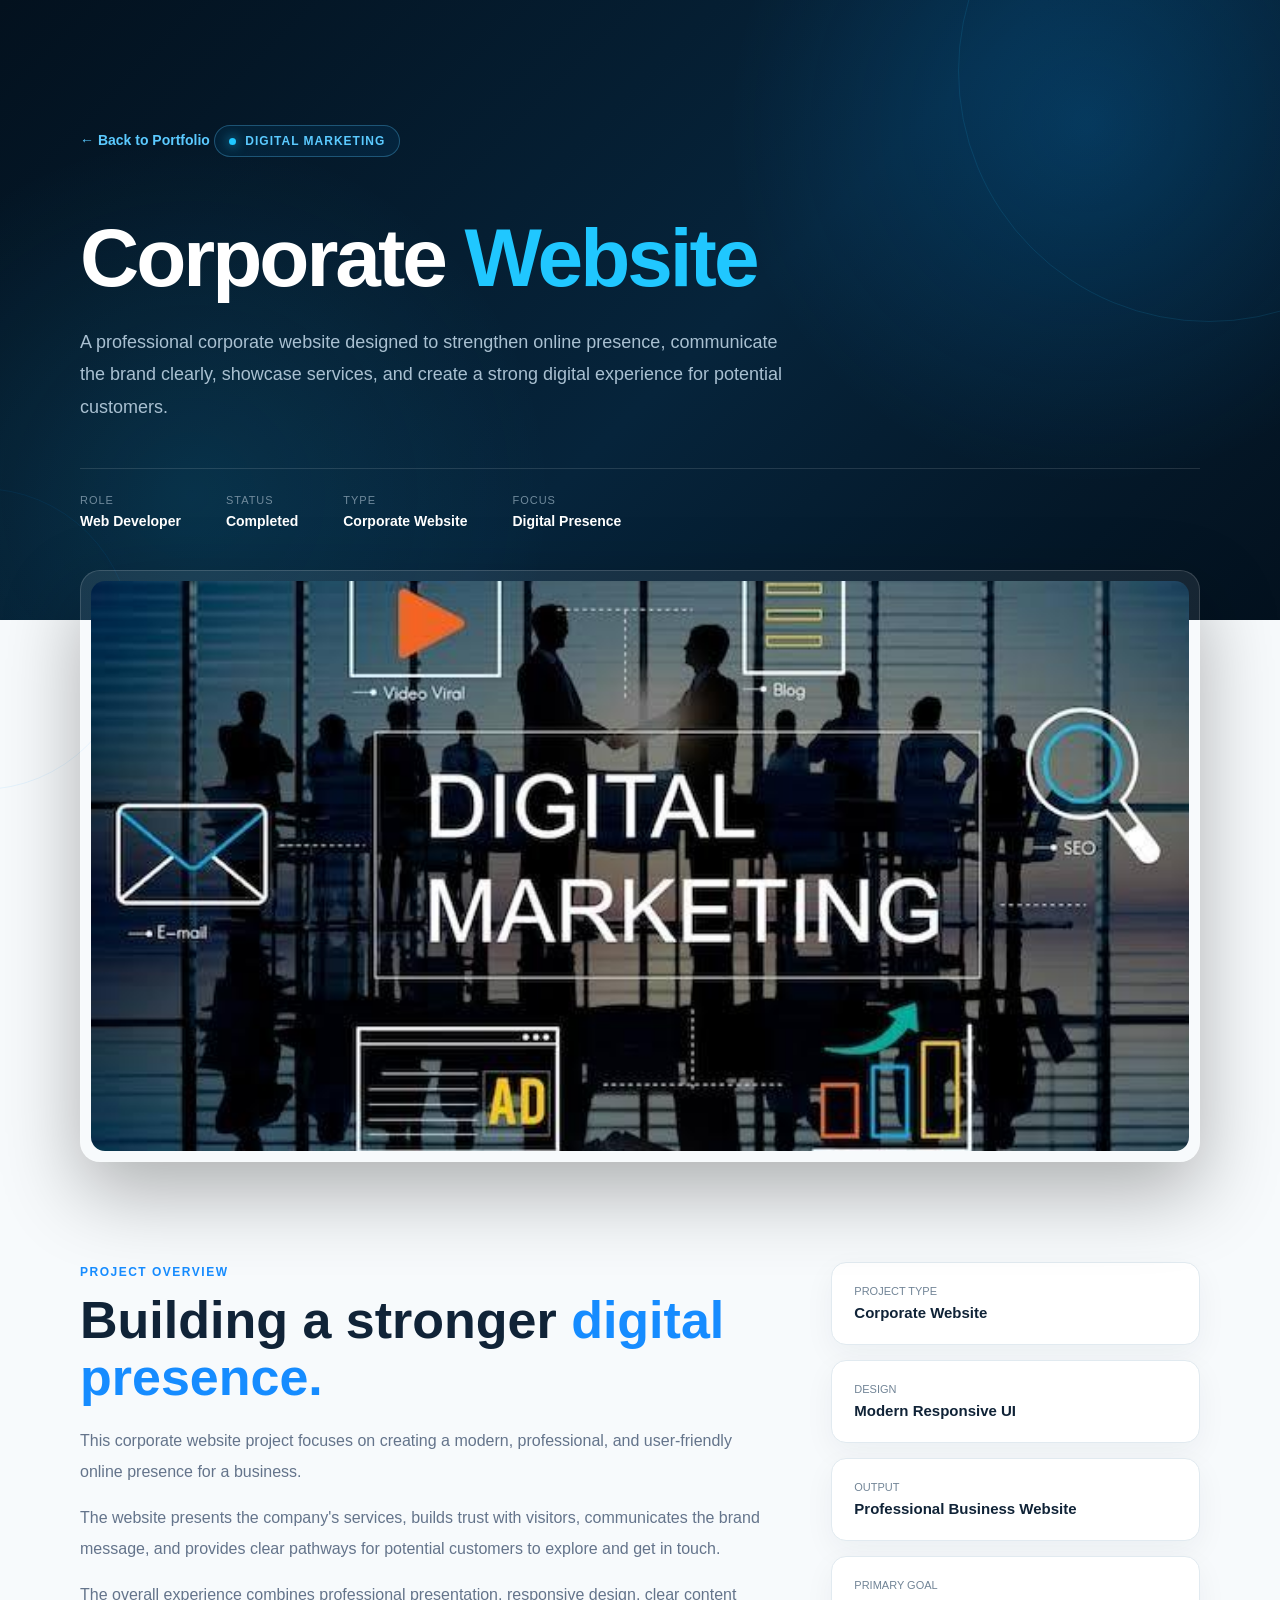
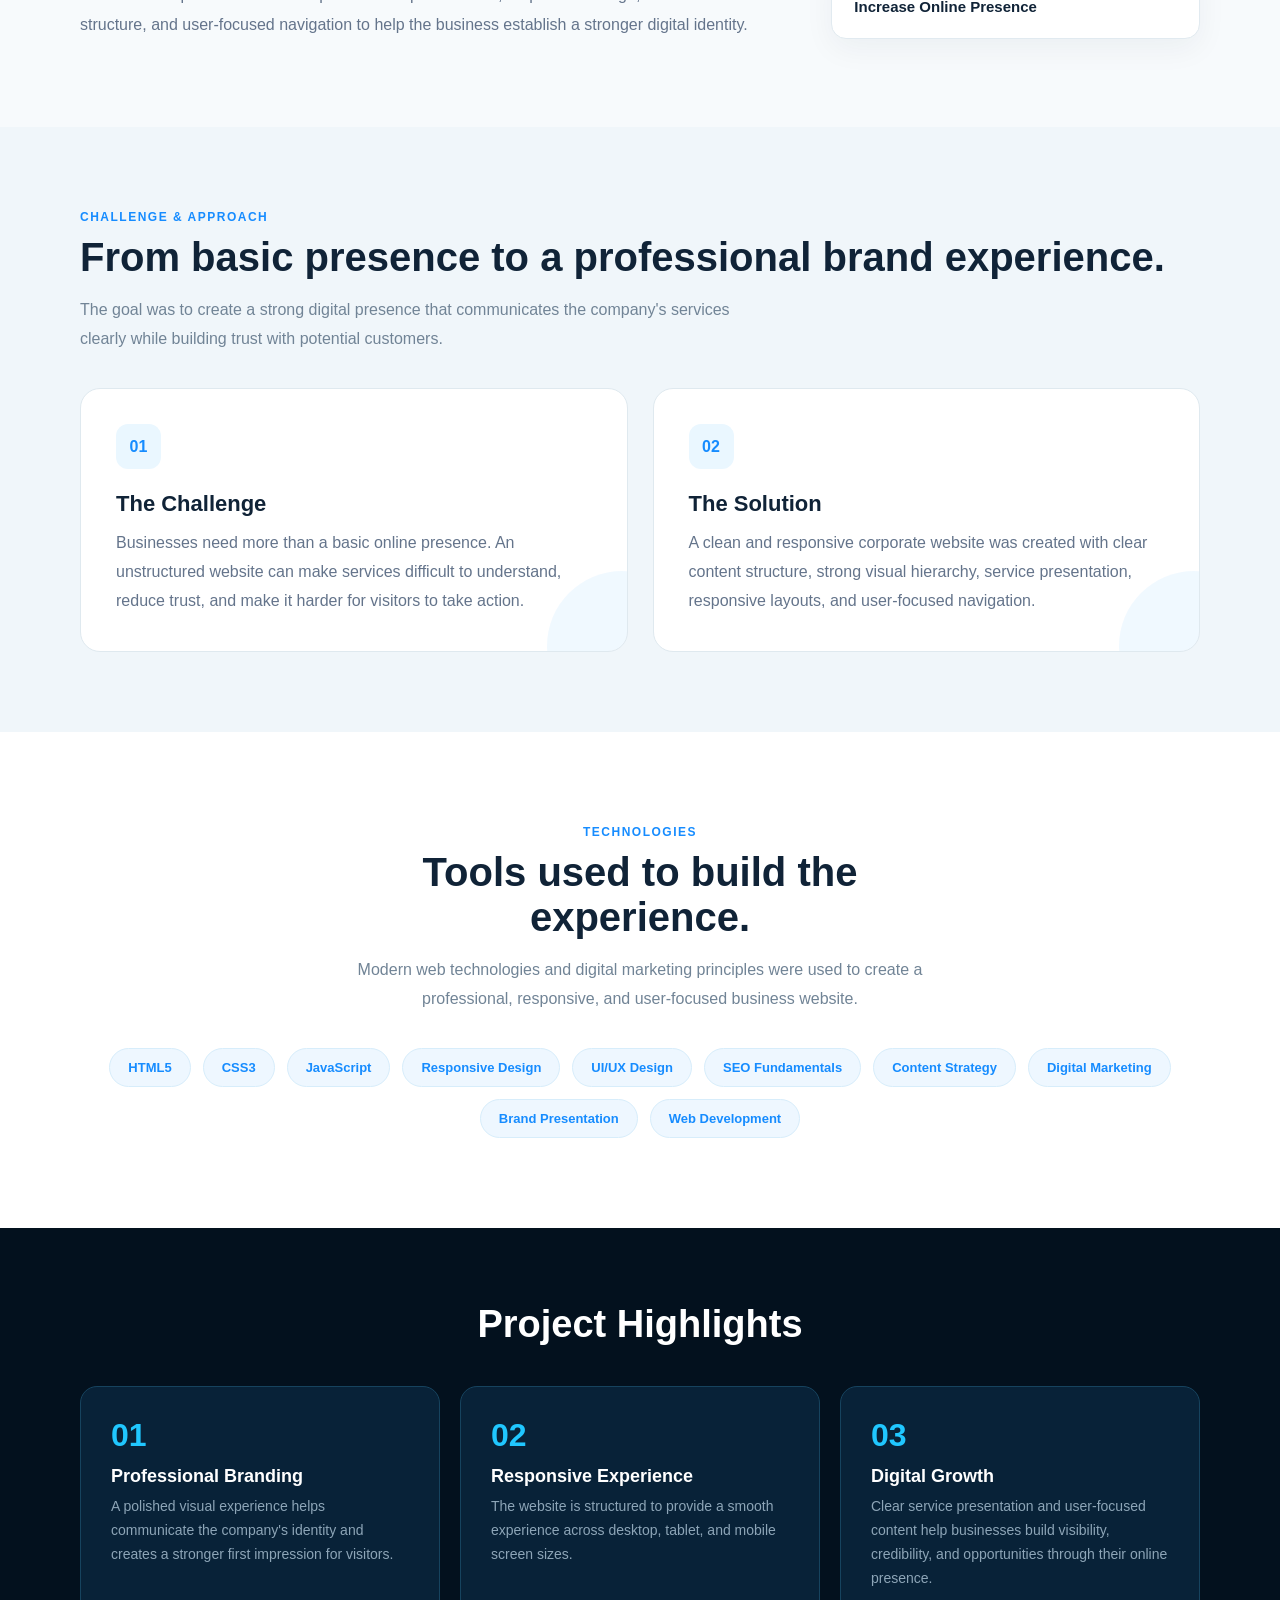
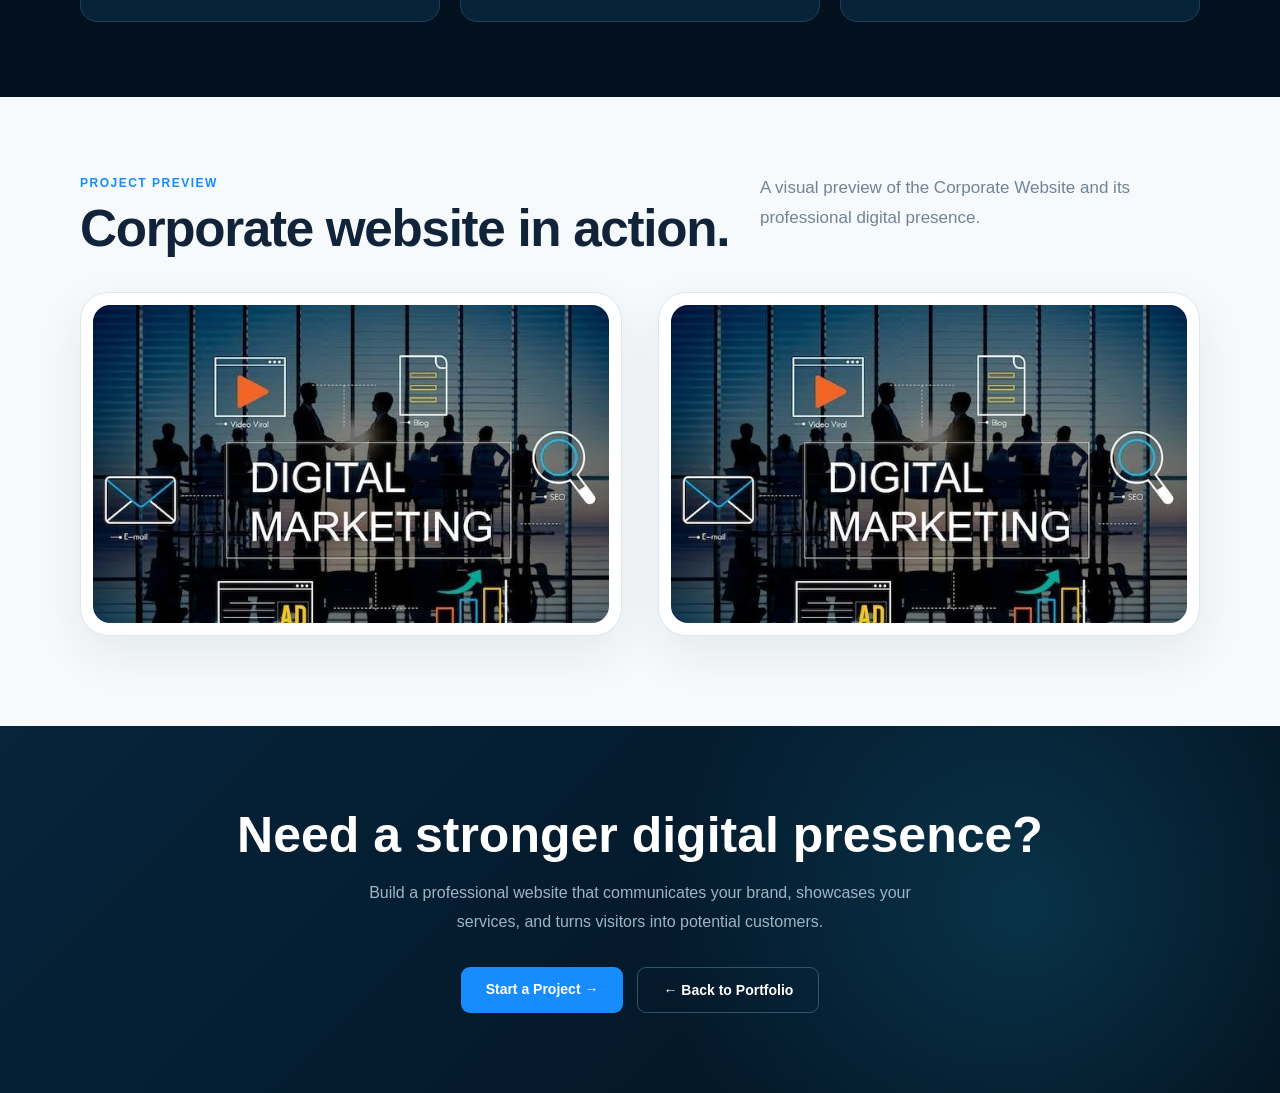
<file: quebenix-reference-website/Projects/corporate-website.html>
<!DOCTYPE html>
<html lang="en">

<head>

    <meta charset="UTF-8">
    <meta name="viewport" content="width=device-width, initial-scale=1.0">

    <title>Corporate Website | Digital Marketing Case Study</title>

    <link rel="stylesheet" href="../style.css">

    <style>

        .case-page {
            overflow: hidden;
        }


        /* =========================
           HERO
        ========================== */

        .case-hero {
            position: relative;

            padding: 125px 0 90px;

            background:
                radial-gradient(
                    circle at 85% 20%,
                    rgba(7, 156, 255, .20),
                    transparent 30%
                ),
                radial-gradient(
                    circle at 15% 80%,
                    rgba(32, 199, 255, .12),
                    transparent 30%
                ),
                linear-gradient(
                    135deg,
                    #03111e,
                    #06243b 55%,
                    #03111e
                );

            color: #fff;
        }


        .case-hero::before {
            content: "";

            position: absolute;

            width: 500px;
            height: 500px;

            border: 1px solid rgba(32, 199, 255, .12);

            border-radius: 50%;

            right: -180px;
            top: -180px;
        }


        .case-hero::after {
            content: "";

            position: absolute;

            width: 300px;
            height: 300px;

            border: 1px solid rgba(7, 156, 255, .08);

            border-radius: 50%;

            left: -170px;
            bottom: -170px;
        }


        .case-container {
            width: min(1120px, 92%);

            margin: auto;

            position: relative;

            z-index: 2;
        }


        /* =========================
           BACK BUTTON
        ========================== */

        .back-btn {
            display: inline-flex;

            align-items: center;

            gap: 8px;

            color: #5bcaff;

            font-size: 14px;

            font-weight: 600;

            margin-bottom: 45px;

            transition: .3s ease;
        }


        .back-btn:hover {
            transform: translateX(-5px);
        }


        /* =========================
           LABEL
        ========================== */

        .case-label {
            display: inline-flex;

            align-items: center;

            gap: 9px;

            padding: 8px 14px;

            border: 1px solid rgba(91, 202, 255, .3);

            border-radius: 30px;

            background: rgba(7, 156, 255, .08);

            color: #5bcaff;

            font-size: 12px;

            font-weight: 700;

            letter-spacing: 1px;

            text-transform: uppercase;
        }


        .case-label span {
            width: 7px;
            height: 7px;

            background: #20c7ff;

            border-radius: 50%;

            box-shadow: 0 0 12px #20c7ff;
        }


        /* =========================
           TITLE
        ========================== */

        .case-title {
            max-width: 900px;

            margin-top: 25px;
        }


        .case-title h1 {
            margin: 0;

            font-size: clamp(45px, 7vw, 82px);

            line-height: .98;

            letter-spacing: -3px;
        }


        .case-title h1 span {
            color: #20c7ff;
        }


        .case-description {
            max-width: 720px;

            margin-top: 28px;

            color: #a9c0d1;

            font-size: 18px;

            line-height: 1.8;
        }


        /* =========================
           META
        ========================== */

        .hero-meta {
            display: flex;

            flex-wrap: wrap;

            gap: 45px;

            margin-top: 45px;

            padding-top: 25px;

            border-top: 1px solid rgba(255, 255, 255, .12);
        }


        .meta-item small {
            display: block;

            margin-bottom: 6px;

            color: #718b9d;

            font-size: 11px;

            text-transform: uppercase;

            letter-spacing: 1px;
        }


        .meta-item strong {
            color: #fff;

            font-size: 14px;
        }


        /* =========================
           SHOWCASE
        ========================== */

        .showcase-section {
            margin-top: -50px;

            position: relative;

            z-index: 5;
        }


        .showcase-frame {
            padding: 10px;

            background: rgba(255, 255, 255, .08);

            border: 1px solid rgba(255, 255, 255, .15);

            border-radius: 20px;

            box-shadow:
                0 30px 80px rgba(0, 0, 0, .30);
        }


        .showcase-inner {
            overflow: hidden;

            border-radius: 14px;

            background: #fff;
        }


        .showcase-image {
            width: 100%;

            height: 570px;

            display: block;

            object-fit: cover;
        }


        /* =========================
           OVERVIEW
        ========================== */

        .overview {
            padding: 100px 0 70px;
        }


        .overview-grid {
            display: grid;

            grid-template-columns: 1.5fr .8fr;

            gap: 60px;

            align-items: start;
        }


        .section-label {
            color: #168cff;

            font-size: 12px;

            font-weight: 800;

            letter-spacing: 1.5px;

            text-transform: uppercase;
        }


        .overview-main h2 {
            font-size: clamp(32px, 5vw, 52px);

            line-height: 1.1;

            margin: 12px 0 20px;

            color: #102337;
        }


        .overview-main h2 span {
            color: #168cff;
        }


        .overview-main p {
            color: #64748b;

            font-size: 16px;

            line-height: 1.9;

            max-width: 700px;
        }


        /* =========================
           INFO CARDS
        ========================== */

        .info-stack {
            display: grid;

            gap: 15px;
        }


        .info-card {
            padding: 22px;

            background: #fff;

            border: 1px solid #e1eaf0;

            border-radius: 15px;

            box-shadow:
                0 10px 30px rgba(16, 35, 55, .05);

            transition: .3s ease;
        }


        .info-card:hover {
            transform: translateY(-4px);

            border-color: #8fdcff;

            box-shadow:
                0 15px 35px rgba(7, 156, 255, .08);
        }


        .info-card small {
            display: block;

            color: #718496;

            margin-bottom: 7px;

            font-size: 11px;

            text-transform: uppercase;
        }


        .info-card strong {
            font-size: 15px;

            color: #102337;
        }


        /* =========================
           CHALLENGE
        ========================== */

        .challenge-section {
            padding: 80px 0;

            background: #f0f6fa;
        }


        .challenge-head {
            margin-bottom: 35px;
        }


        .challenge-head h2 {
            font-size: 40px;

            margin: 10px 0;
        }


        .challenge-head p {
            max-width: 700px;

            color: #718496;

            line-height: 1.8;
        }


        .challenge-grid {
            display: grid;

            grid-template-columns: 1fr 1fr;

            gap: 25px;
        }


        .challenge-card {
            position: relative;

            padding: 35px;

            border-radius: 20px;

            background: #fff;

            border: 1px solid #dfe9ef;

            overflow: hidden;

            transition: .3s ease;
        }


        .challenge-card:hover {
            transform: translateY(-5px);

            border-color: #8fdcff;

            box-shadow:
                0 15px 40px rgba(7, 156, 255, .08);
        }


        .challenge-card::after {
            content: "";

            position: absolute;

            width: 150px;
            height: 150px;

            border-radius: 50%;

            right: -70px;
            bottom: -70px;

            background: rgba(7, 156, 255, .06);
        }


        .challenge-icon {
            width: 45px;
            height: 45px;

            display: flex;

            align-items: center;
            justify-content: center;

            border-radius: 12px;

            background: #eaf7ff;

            color: #168cff;

            font-weight: 800;

            margin-bottom: 22px;
        }


        .challenge-card h3 {
            font-size: 22px;

            margin: 0 0 12px;
        }


        .challenge-card p {
            color: #64748b;

            line-height: 1.8;

            margin: 0;
        }


        /* =========================
           TECHNOLOGIES
        ========================== */

        .technology-section {
            padding: 90px 0;

            background: #fff;
        }


        .technology-head {
            text-align: center;

            max-width: 650px;

            margin: auto;
        }


        .technology-head h2 {
            font-size: 40px;

            margin: 10px 0 15px;
        }


        .technology-head p {
            color: #718496;

            line-height: 1.8;
        }


        .technologies {
            display: flex;

            justify-content: center;

            flex-wrap: wrap;

            gap: 12px;

            margin-top: 35px;
        }


        .tech {
            padding: 11px 18px;

            border-radius: 30px;

            background: #eef7ff;

            border: 1px solid #d7edfb;

            color: #168cff;

            font-size: 13px;

            font-weight: 700;

            transition: .3s ease;
        }


        .tech:hover {
            transform: translateY(-3px);

            background: #e1f3ff;
        }


        /* =========================
           HIGHLIGHTS
        ========================== */

        .highlights {
            padding: 75px 0;

            background: #03111e;

            color: #fff;
        }


        .highlights h2 {
            text-align: center;

            font-size: 38px;

            margin: 0 0 40px;
        }


        .highlight-grid {
            display: grid;

            grid-template-columns: repeat(3, 1fr);

            gap: 20px;
        }


        .highlight-card {
            padding: 30px;

            border: 1px solid #16435e;

            border-radius: 17px;

            background: #082238;

            transition: .3s ease;
        }


        .highlight-card:hover {
            transform: translateY(-7px);

            border-color: #168cff;
        }


        .highlight-number {
            font-size: 32px;

            color: #20c7ff;

            font-weight: 800;
        }


        .highlight-card h3 {
            font-size: 18px;

            margin: 12px 0 8px;
        }


        .highlight-card p {
            color: #8da5b7;

            font-size: 14px;

            line-height: 1.7;

            margin: 0;
        }


        /* =========================
           SCREENSHOTS
        ========================== */

        .screenshots {
            padding: 100px 0;

            background: #f7fafc;
        }


        .screenshots-head {
            display: flex;

            justify-content: space-between;

            align-items: end;

            gap: 30px;

            margin-bottom: 35px;
        }


        .screenshots-head h2 {
            font-size: 40px;

            margin: 10px 0 0;
        }


        .screenshots-head p {
            color: #718496;

            max-width: 420px;

            line-height: 1.7;
        }


        .screenshot-grid {
            display: grid;

            grid-template-columns: repeat(2, 1fr);

            gap: 25px;
        }


        .screenshot-card {
            padding: 8px;

            background: #fff;

            border: 1px solid #dce7ee;

            border-radius: 18px;

            box-shadow:
                0 15px 40px rgba(16, 35, 55, .08);

            overflow: hidden;

            transition: .3s ease;
        }


        .screenshot-card:hover {
            transform: translateY(-6px);

            box-shadow:
                0 22px 50px rgba(16, 35, 55, .13);
        }


        .screenshot-card img {
            width: 100%;

            height: 350px;

            display: block;

            object-fit: cover;

            border-radius: 12px;
        }


        /* =========================
           CTA
        ========================== */

        .case-cta {
            padding: 80px 0;

            background:
                radial-gradient(
                    circle at 80% 50%,
                    rgba(32, 199, 255, .16),
                    transparent 35%
                ),
                linear-gradient(
                    135deg,
                    #06243b,
                    #03111e
                );

            color: #fff;

            text-align: center;
        }


        .case-cta h2 {
            font-size: clamp(32px, 5vw, 50px);

            margin: 0 0 15px;
        }


        .case-cta p {
            color: #9db5c6;

            max-width: 600px;

            margin: auto;

            line-height: 1.8;
        }


        .case-actions {
            display: flex;

            justify-content: center;

            flex-wrap: wrap;

            gap: 14px;

            margin-top: 30px;
        }


        .case-btn {
            display: inline-block;

            padding: 14px 25px;

            border-radius: 9px;

            background: #168cff;

            color: #fff;

            font-size: 14px;

            font-weight: 700;

            transition: .3s ease;
        }


        .case-btn:hover {
            transform: translateY(-3px);

            box-shadow:
                0 10px 25px rgba(7, 156, 255, .25);
        }


        .case-btn.secondary {
            background: transparent;

            border: 1px solid #31546a;
        }


        .case-btn.secondary:hover {
            border-color: #20c7ff;
        }


        /* =========================
           RESPONSIVE
        ========================== */

        @media(max-width: 900px) {

            .overview-grid {
                grid-template-columns: 1fr;

                gap: 35px;
            }


            .highlight-grid {
                grid-template-columns: 1fr;
            }


            .hero-meta {
                gap: 25px;
            }


            .showcase-image {
                height: 450px;
            }

        }


        @media(max-width: 700px) {

            .case-hero {
                padding: 105px 0 75px;
            }


            .case-title h1 {
                letter-spacing: -1.5px;
            }


            .case-description {
                font-size: 16px;
            }


            .challenge-grid,
            .screenshot-grid {
                grid-template-columns: 1fr;
            }


            .screenshots-head {
                display: block;
            }


            .screenshots-head p {
                margin-top: 15px;
            }


            .overview,
            .screenshots {
                padding: 70px 0;
            }


            .showcase-image {
                height: 330px;
            }


            .screenshot-card img {
                height: 300px;
            }

        }

    
        /* Reference-matched project screenshot gallery */
        .screenshots {
            padding: 76px 0 90px;
            background: #f7fafc;
        }
        .screenshots-head {
            display: flex;
            justify-content: space-between;
            align-items: flex-start;
            gap: 30px;
            margin-bottom: 35px;
        }
        .screenshots-head h2 {
            color: #102338;
            font-size: clamp(34px, 4vw, 58px);
            line-height: 1.1;
            margin: 10px 0 0;
            letter-spacing: -1.3px;
        }
        .screenshots-head p {
            color: #718496;
            max-width: 440px;
            margin: 0;
            line-height: 1.8;
            font-size: 17px;
        }
        .screenshot-grid {
            display: grid;
            grid-template-columns: repeat(2, minmax(0, 1fr));
            gap: 36px;
            align-items: stretch;
        }
        .screenshot-card {
            min-width: 0;
            padding: 12px;
            background: #fff;
            border: 1px solid #dce7ee;
            border-radius: 28px;
            box-shadow: 0 18px 48px rgba(16, 35, 55, .08);
            overflow: hidden;
            transition: transform .25s ease, box-shadow .25s ease;
        }
        .screenshot-card:hover {
            transform: translateY(-3px);
            box-shadow: 0 24px 54px rgba(16, 35, 55, .12);
        }
        .screenshot-card img {
            display: block;
            width: 100%;
            height: auto;
            aspect-ratio: 1.62 / 1;
            object-fit: cover;
            object-position: top center;
            background: #f1f5f9;
            border-radius: 17px;
        }
        @media (max-width: 760px) {
            .screenshots { padding: 58px 0 65px; }
            .screenshots-head { display: block; }
            .screenshots-head p { margin-top: 18px; font-size: 15px; }
            .screenshot-grid { grid-template-columns: 1fr; gap: 22px; }
            .screenshot-card { padding: 8px; border-radius: 20px; }
            .screenshot-card img { aspect-ratio: 1.45 / 1; border-radius: 13px; }
        }

    </style>

</head>


<body>


    <main class="case-page">


        <!-- =========================
             HERO
        ========================== -->

        <section class="case-hero">

            <div class="case-container">


                <a
                    href="../index.html#portfolio"
                    class="back-btn">

                    ← Back to Portfolio

                </a>


                <div class="case-label">

                    <span></span>

                    Digital Marketing

                </div>


                <div class="case-title">

                    <h1>

                        Corporate
                        <span>
                            Website
                        </span>

                    </h1>


                    <p class="case-description">

                        A professional corporate website designed to
                        strengthen online presence, communicate the brand
                        clearly, showcase services, and create a strong
                        digital experience for potential customers.

                    </p>

                </div>


                <div class="hero-meta">


                    <div class="meta-item">

                        <small>
                            Role
                        </small>

                        <strong>
                            Web Developer
                        </strong>

                    </div>


                    <div class="meta-item">

                        <small>
                            Status
                        </small>

                        <strong>
                            Completed
                        </strong>

                    </div>


                    <div class="meta-item">

                        <small>
                            Type
                        </small>

                        <strong>
                            Corporate Website
                        </strong>

                    </div>


                    <div class="meta-item">

                        <small>
                            Focus
                        </small>

                        <strong>
                            Digital Presence
                        </strong>

                    </div>


                </div>

            </div>

        </section>


        <!-- =========================
             SHOWCASE
        ========================== -->

        <section class="showcase-section">

            <div class="case-container">

                <div class="showcase-frame">

                    <div class="showcase-inner">

                        <img
                            src="../assets/digital marketing.jpg"
                            alt="Corporate Website Digital Marketing Project"
                            class="showcase-image">

                    </div>

                </div>

            </div>

        </section>


        <!-- =========================
             PROJECT OVERVIEW
        ========================== -->

        <section class="overview">

            <div class="case-container">

                <div class="overview-grid">


                    <div class="overview-main">

                        <span class="section-label">
                            Project Overview
                        </span>


                        <h2>

                            Building a stronger
                            <span>
                                digital presence.
                            </span>

                        </h2>


                        <p>

                            This corporate website project focuses on
                            creating a modern, professional, and
                            user-friendly online presence for a business.

                        </p>


                        <p>

                            The website presents the company's services,
                            builds trust with visitors, communicates the
                            brand message, and provides clear pathways
                            for potential customers to explore and get
                            in touch.

                        </p>


                        <p>

                            The overall experience combines professional
                            presentation, responsive design, clear
                            content structure, and user-focused navigation
                            to help the business establish a stronger
                            digital identity.

                        </p>

                    </div>


                    <div class="info-stack">


                        <div class="info-card">

                            <small>
                                Project Type
                            </small>

                            <strong>
                                Corporate Website
                            </strong>

                        </div>


                        <div class="info-card">

                            <small>
                                Design
                            </small>

                            <strong>
                                Modern Responsive UI
                            </strong>

                        </div>


                        <div class="info-card">

                            <small>
                                Output
                            </small>

                            <strong>
                                Professional Business Website
                            </strong>

                        </div>


                        <div class="info-card">

                            <small>
                                Primary Goal
                            </small>

                            <strong>
                                Increase Online Presence
                            </strong>

                        </div>


                    </div>

                </div>

            </div>

        </section>


        <!-- =========================
             CHALLENGE
        ========================== -->

        <section class="challenge-section">

            <div class="case-container">


                <div class="challenge-head">

                    <span class="section-label">
                        Challenge & Approach
                    </span>


                    <h2>

                        From basic presence
                        to a professional
                        brand experience.

                    </h2>


                    <p>

                        The goal was to create a strong digital presence
                        that communicates the company's services clearly
                        while building trust with potential customers.

                    </p>

                </div>


                <div class="challenge-grid">


                    <div class="challenge-card">

                        <div class="challenge-icon">
                            01
                        </div>


                        <h3>
                            The Challenge
                        </h3>


                        <p>

                            Businesses need more than a basic online
                            presence. An unstructured website can make
                            services difficult to understand, reduce
                            trust, and make it harder for visitors to
                            take action.

                        </p>

                    </div>


                    <div class="challenge-card">

                        <div class="challenge-icon">
                            02
                        </div>


                        <h3>
                            The Solution
                        </h3>


                        <p>

                            A clean and responsive corporate website
                            was created with clear content structure,
                            strong visual hierarchy, service
                            presentation, responsive layouts, and
                            user-focused navigation.

                        </p>

                    </div>


                </div>

            </div>

        </section>


        <!-- =========================
             TECHNOLOGIES
        ========================== -->

        <section class="technology-section">

            <div class="case-container">


                <div class="technology-head">

                    <span class="section-label">
                        Technologies
                    </span>


                    <h2>

                        Tools used to build
                        the experience.

                    </h2>


                    <p>

                        Modern web technologies and digital marketing
                        principles were used to create a professional,
                        responsive, and user-focused business website.

                    </p>

                </div>


                <div class="technologies">


                    <span class="tech">
                        HTML5
                    </span>


                    <span class="tech">
                        CSS3
                    </span>


                    <span class="tech">
                        JavaScript
                    </span>


                    <span class="tech">
                        Responsive Design
                    </span>


                    <span class="tech">
                        UI/UX Design
                    </span>


                    <span class="tech">
                        SEO Fundamentals
                    </span>


                    <span class="tech">
                        Content Strategy
                    </span>


                    <span class="tech">
                        Digital Marketing
                    </span>


                    <span class="tech">
                        Brand Presentation
                    </span>


                    <span class="tech">
                        Web Development
                    </span>


                </div>

            </div>

        </section>


        <!-- =========================
             PROJECT HIGHLIGHTS
        ========================== -->

        <section class="highlights">

            <div class="case-container">


                <h2>
                    Project Highlights
                </h2>


                <div class="highlight-grid">


                    <div class="highlight-card">

                        <div class="highlight-number">
                            01
                        </div>


                        <h3>
                            Professional Branding
                        </h3>


                        <p>

                            A polished visual experience helps
                            communicate the company's identity and
                            creates a stronger first impression
                            for visitors.

                        </p>

                    </div>


                    <div class="highlight-card">

                        <div class="highlight-number">
                            02
                        </div>


                        <h3>
                            Responsive Experience
                        </h3>


                        <p>

                            The website is structured to provide
                            a smooth experience across desktop,
                            tablet, and mobile screen sizes.

                        </p>

                    </div>


                    <div class="highlight-card">

                        <div class="highlight-number">
                            03
                        </div>


                        <h3>
                            Digital Growth
                        </h3>


                        <p>

                            Clear service presentation and
                            user-focused content help businesses
                            build visibility, credibility, and
                            opportunities through their online
                            presence.

                        </p>

                    </div>


                </div>

            </div>

        </section>


        <!-- =========================
             SCREENSHOTS
        ========================== -->

        <section class="screenshots">
    <div class="case-container">
        <div class="screenshots-head">


                    <div>

                        <span class="section-label">
                            Project Preview
                        </span>


                        <h2>
                            Corporate website in action.
                        </h2>

                    </div>


                    <p>

                        A visual preview of the Corporate Website
                        and its professional digital presence.

                    </p>

                </div>
        <div class="screenshot-grid">
            <div class="screenshot-card"><img src="../assets/digital marketing.jpg" alt="Corporate Website Preview" loading="lazy"></div>
            <div class="screenshot-card"><img src="../assets/digital marketing.jpg" alt="Corporate Website Screenshot 2" loading="lazy"></div>
        </div>
    </div>
</section>


        <!-- =========================
             CTA
        ========================== -->

        <section class="case-cta">

            <div class="case-container">


                <h2>

                    Need a stronger
                    digital presence?

                </h2>


                <p>

                    Build a professional website that communicates
                    your brand, showcases your services, and turns
                    visitors into potential customers.

                </p>


                <div class="case-actions">


                    <a
                        href="../index.html#contact"
                        class="case-btn">

                        Start a Project →

                    </a>


                    <a
                        href="../index.html#portfolio"
                        class="case-btn secondary">

                        ← Back to Portfolio

                    </a>


                </div>

            </div>

        </section>


    </main>


</body>

</html>
</file>
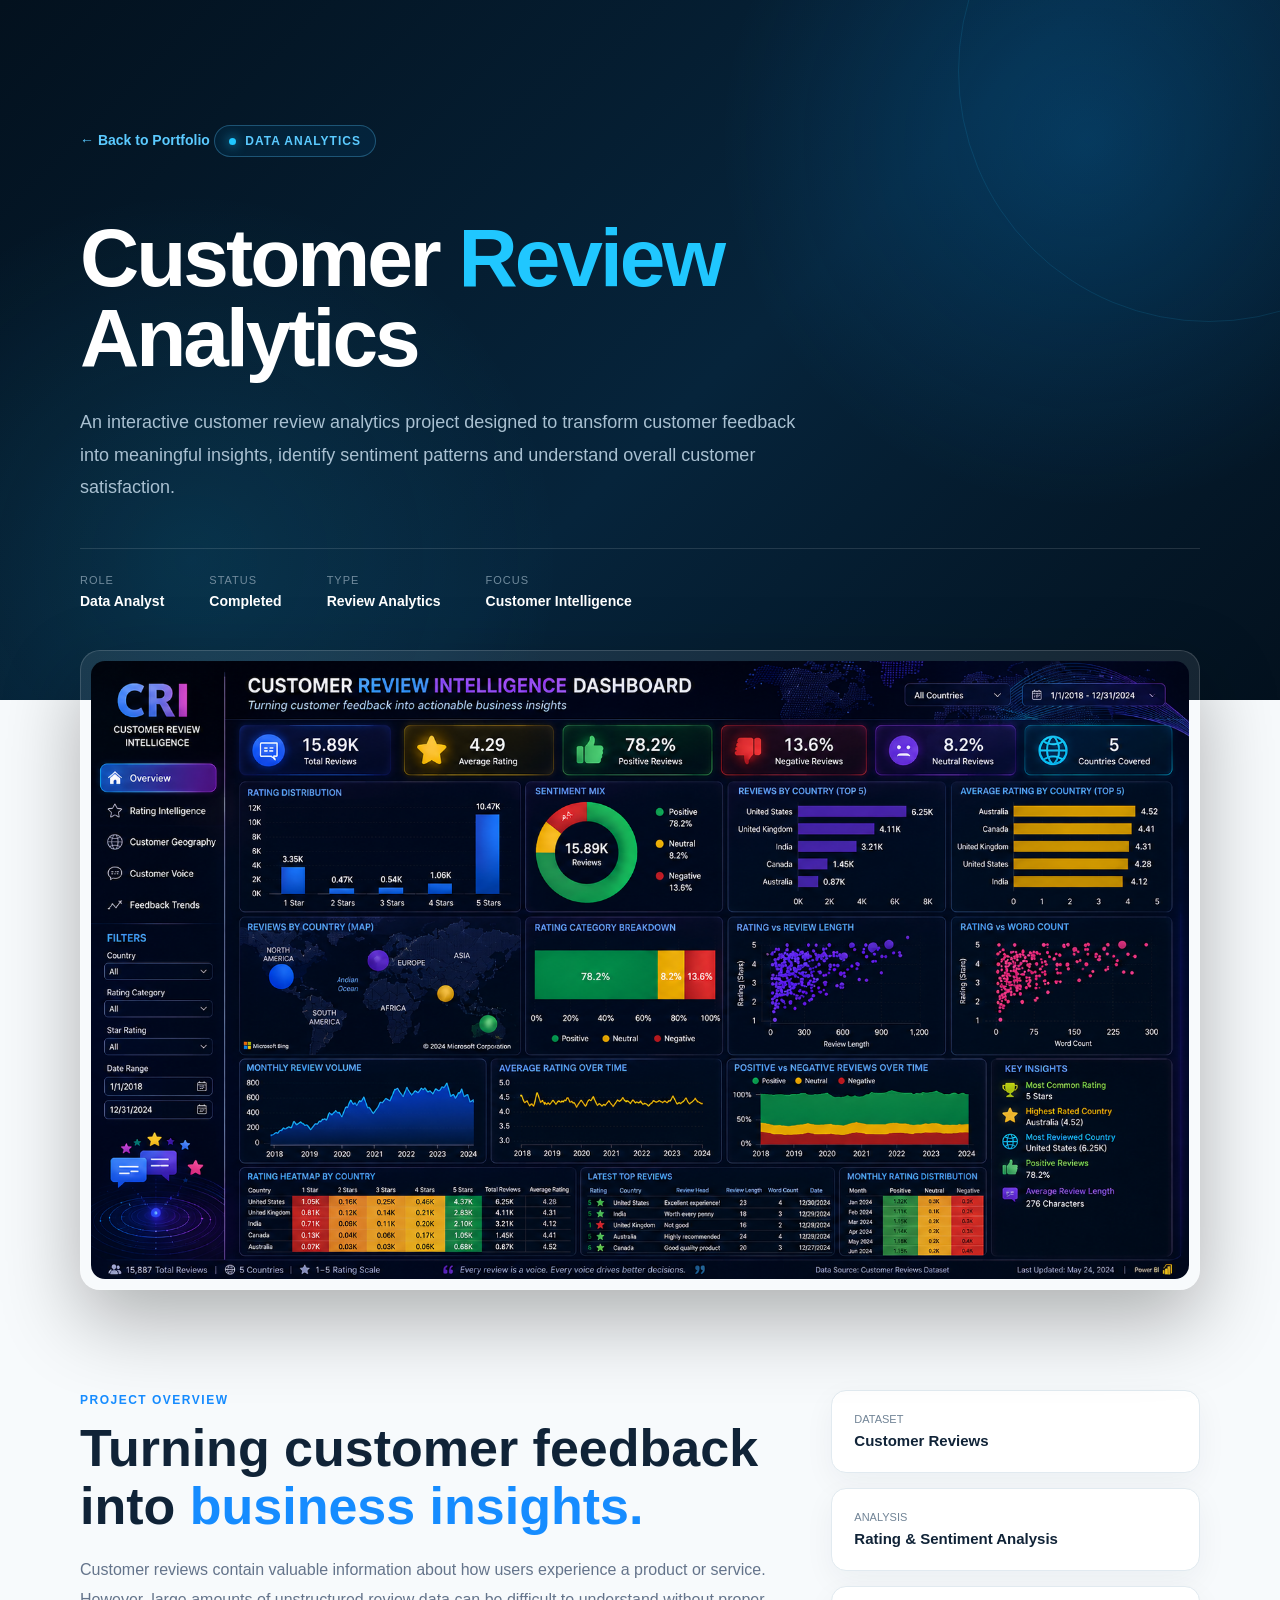
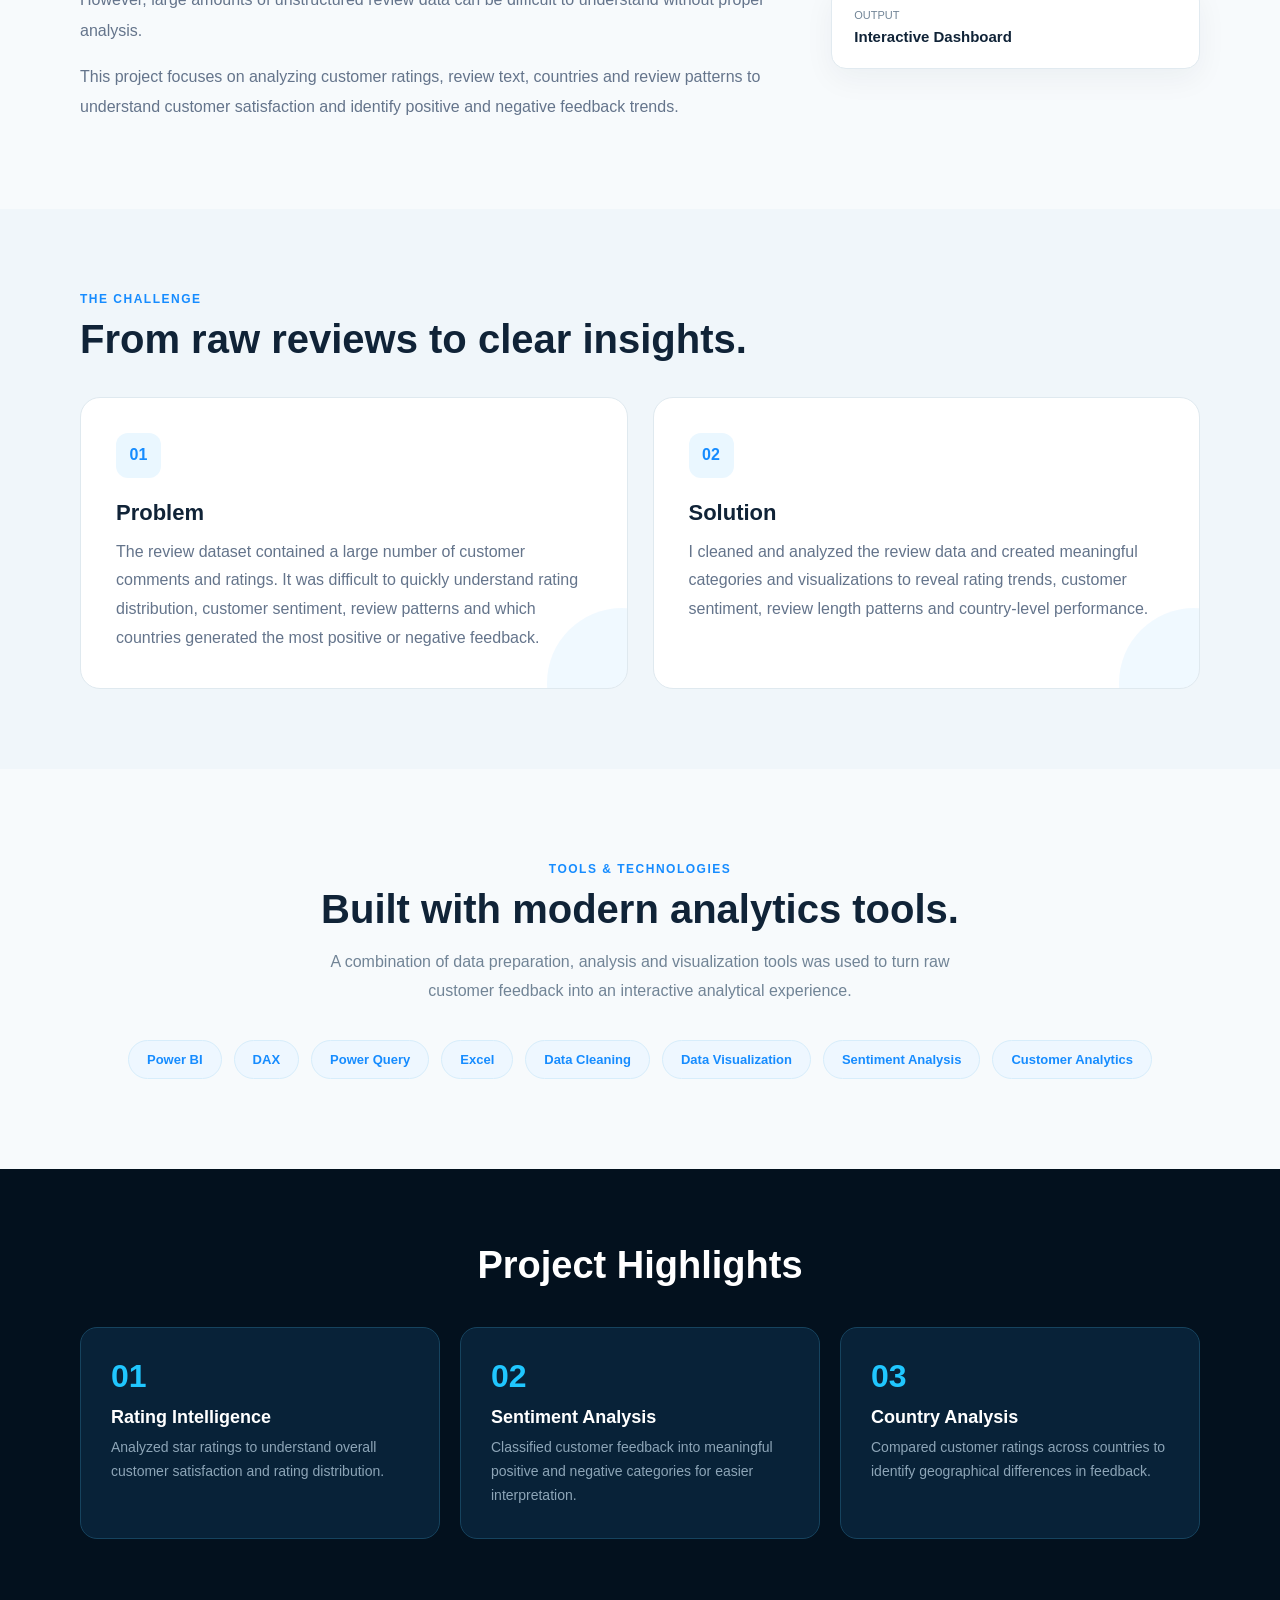
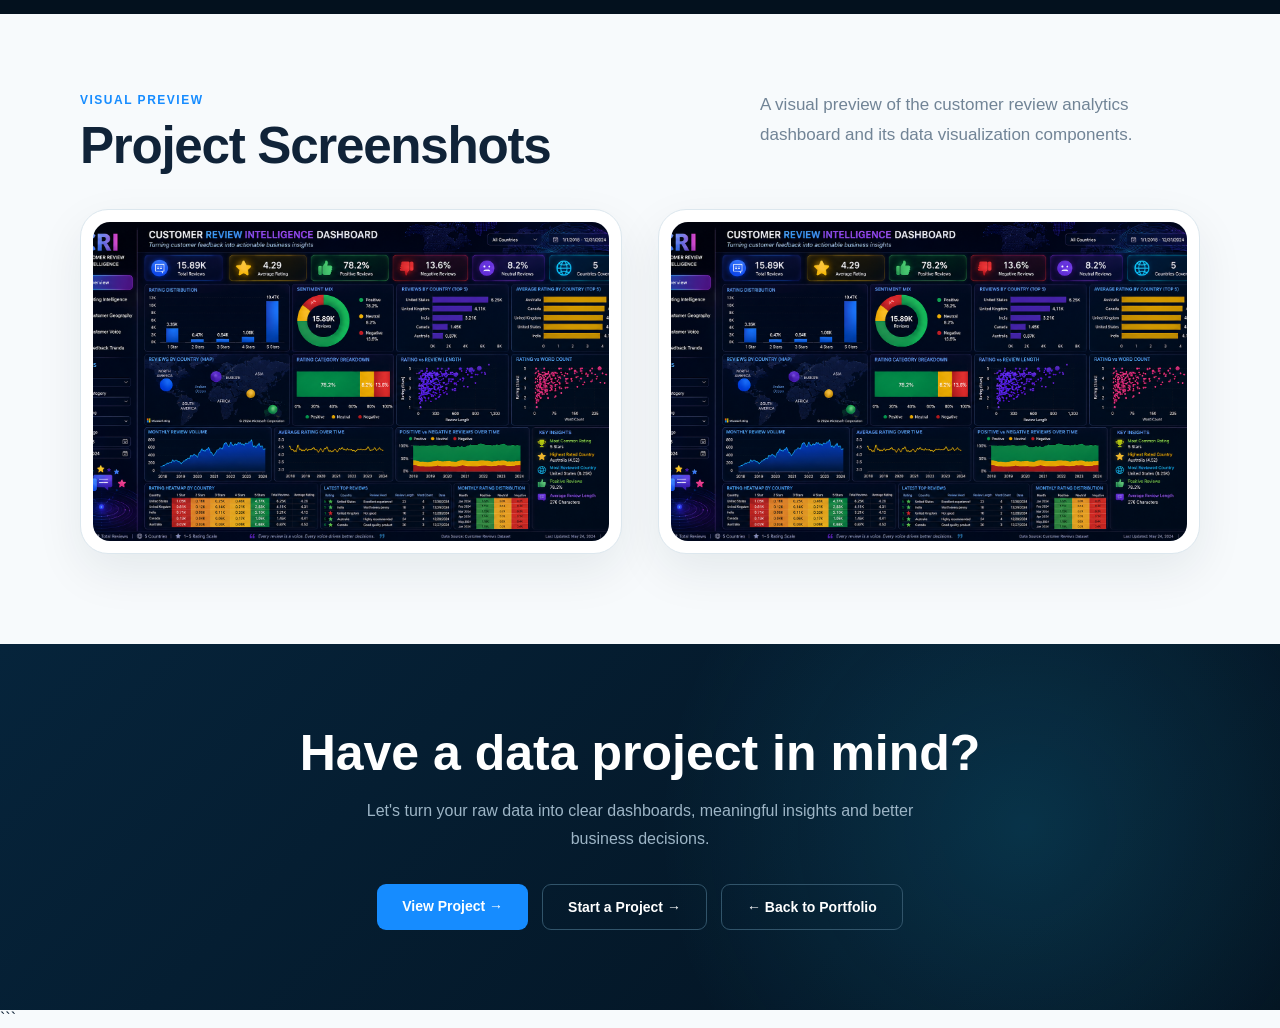
<file: quebenix-reference-website/Projects/customer-review.html>
<!DOCTYPE html>
<html lang="en">

<head>
    <meta charset="UTF-8">
    <meta name="viewport" content="width=device-width, initial-scale=1.0">

    <title>Customer Review | Case Study</title>

    <link rel="stylesheet" href="../style.css">

    <style>
        * {
            box-sizing: border-box;
        }

        body {
            margin: 0;
            font-family: Inter, Arial, sans-serif;
            background: #f7fafc;
            color: #102337;
        }

        a {
            text-decoration: none;
        }

        .case-page {
            overflow: hidden;
        }

        /* =========================
           HERO
        ========================= */

        .case-hero {
            position: relative;
            padding: 125px 0 90px;
            background:
                radial-gradient(circle at 85% 20%, rgba(7, 156, 255, .20), transparent 30%),
                radial-gradient(circle at 15% 80%, rgba(32, 199, 255, .12), transparent 30%),
                linear-gradient(135deg, #03111e, #06243b 55%, #03111e);
            color: #fff;
        }

        .case-hero::before {
            content: "";
            position: absolute;
            width: 500px;
            height: 500px;
            border: 1px solid rgba(32, 199, 255, .12);
            border-radius: 50%;
            right: -180px;
            top: -180px;
        }

        .case-container {
            width: min(1120px, 92%);
            margin: auto;
            position: relative;
            z-index: 2;
        }

        .back-btn {
            display: inline-flex;
            align-items: center;
            gap: 8px;
            color: #5bcaff;
            font-size: 14px;
            font-weight: 600;
            margin-bottom: 45px;
            transition: .3s ease;
        }

        .back-btn:hover {
            transform: translateX(-5px);
        }

        .case-label {
            display: inline-flex;
            align-items: center;
            gap: 9px;
            padding: 8px 14px;
            border: 1px solid rgba(91, 202, 255, .3);
            border-radius: 30px;
            background: rgba(7, 156, 255, .08);
            color: #5bcaff;
            font-size: 12px;
            font-weight: 700;
            letter-spacing: 1px;
            text-transform: uppercase;
        }

        .case-label span {
            width: 7px;
            height: 7px;
            background: #20c7ff;
            border-radius: 50%;
            box-shadow: 0 0 12px #20c7ff;
        }

        .case-title {
            max-width: 900px;
            margin-top: 25px;
        }

        .case-title h1 {
            font-size: clamp(45px, 7vw, 82px);
            line-height: .98;
            margin: 0;
            letter-spacing: -3px;
        }

        .case-title h1 span {
            color: #20c7ff;
        }

        .case-description {
            max-width: 720px;
            margin-top: 28px;
            color: #a9c0d1;
            font-size: 18px;
            line-height: 1.8;
        }

        /* =========================
           META
        ========================= */

        .hero-meta {
            display: flex;
            flex-wrap: wrap;
            gap: 45px;
            margin-top: 45px;
            padding-top: 25px;
            border-top: 1px solid rgba(255, 255, 255, .12);
        }

        .meta-item small {
            display: block;
            color: #718b9d;
            font-size: 11px;
            text-transform: uppercase;
            letter-spacing: 1px;
            margin-bottom: 6px;
        }

        .meta-item strong {
            color: #fff;
            font-size: 14px;
        }

        /* =========================
           SHOWCASE
        ========================= */

        .showcase-section {
            margin-top: -50px;
            position: relative;
            z-index: 5;
        }

        .showcase-frame {
            padding: 10px;
            background: rgba(255, 255, 255, .08);
            border: 1px solid rgba(255, 255, 255, .15);
            border-radius: 20px;
            box-shadow: 0 30px 80px rgba(0, 0, 0, .30);
        }

        .showcase-inner {
            overflow: hidden;
            border-radius: 14px;
            background: #fff;
        }

        .showcase-image {
            width: 100%;
            display: block;
        }

        /* =========================
           OVERVIEW
        ========================= */

        .overview {
            padding: 100px 0 70px;
        }

        .overview-grid {
            display: grid;
            grid-template-columns: 1.5fr .8fr;
            gap: 60px;
            align-items: start;
        }

        .section-label {
            color: #168cff;
            font-size: 12px;
            font-weight: 800;
            letter-spacing: 1.5px;
            text-transform: uppercase;
        }

        .overview-main h2 {
            font-size: clamp(32px, 5vw, 52px);
            line-height: 1.1;
            margin: 12px 0 20px;
            color: #102337;
        }

        .overview-main h2 span {
            color: #168cff;
        }

        .overview-main p {
            color: #64748b;
            font-size: 16px;
            line-height: 1.9;
            max-width: 700px;
        }

        .info-stack {
            display: grid;
            gap: 15px;
        }

        .info-card {
            padding: 22px;
            background: #fff;
            border: 1px solid #e1eaf0;
            border-radius: 15px;
            box-shadow: 0 10px 30px rgba(16, 35, 55, .05);
        }

        .info-card small {
            color: #718496;
            display: block;
            margin-bottom: 7px;
            font-size: 11px;
            text-transform: uppercase;
        }

        .info-card strong {
            font-size: 15px;
            color: #102337;
        }

        /* =========================
           PROBLEM / SOLUTION
        ========================= */

        .challenge-section {
            padding: 80px 0;
            background: #f0f6fa;
        }

        .challenge-head {
            margin-bottom: 35px;
        }

        .challenge-head h2 {
            font-size: 40px;
            margin: 10px 0;
        }

        .challenge-grid {
            display: grid;
            grid-template-columns: 1fr 1fr;
            gap: 25px;
        }

        .challenge-card {
            position: relative;
            padding: 35px;
            border-radius: 20px;
            background: #fff;
            border: 1px solid #dfe9ef;
            overflow: hidden;
        }

        .challenge-card::after {
            content: "";
            position: absolute;
            width: 150px;
            height: 150px;
            border-radius: 50%;
            right: -70px;
            bottom: -70px;
            background: rgba(7, 156, 255, .06);
        }

        .challenge-icon {
            width: 45px;
            height: 45px;
            display: flex;
            align-items: center;
            justify-content: center;
            border-radius: 12px;
            background: #eaf7ff;
            color: #168cff;
            font-weight: 800;
            margin-bottom: 22px;
        }

        .challenge-card h3 {
            font-size: 22px;
            margin: 0 0 12px;
        }

        .challenge-card p {
            color: #64748b;
            line-height: 1.8;
            margin: 0;
        }

        /* =========================
           TECHNOLOGIES
        ========================= */

        .technology-section {
            padding: 90px 0;
        }

        .technology-head {
            text-align: center;
            max-width: 650px;
            margin: auto;
        }

        .technology-head h2 {
            font-size: 40px;
            margin: 10px 0 15px;
        }

        .technology-head p {
            color: #718496;
            line-height: 1.8;
        }

        .technologies {
            display: flex;
            justify-content: center;
            flex-wrap: wrap;
            gap: 12px;
            margin-top: 35px;
        }

        .tech {
            padding: 11px 18px;
            border-radius: 30px;
            background: #eef7ff;
            border: 1px solid #d7edfb;
            color: #168cff;
            font-size: 13px;
            font-weight: 700;
            transition: .3s ease;
        }

        .tech:hover {
            transform: translateY(-3px);
            background: #e1f3ff;
        }

        /* =========================
           HIGHLIGHTS
        ========================= */

        .highlights {
            padding: 75px 0;
            background: #03111e;
            color: #fff;
        }

        .highlights h2 {
            text-align: center;
            font-size: 38px;
            margin: 0 0 40px;
        }

        .highlight-grid {
            display: grid;
            grid-template-columns: repeat(3, 1fr);
            gap: 20px;
        }

        .highlight-card {
            padding: 30px;
            border: 1px solid #16435e;
            border-radius: 17px;
            background: #082238;
            transition: .3s ease;
        }

        .highlight-card:hover {
            transform: translateY(-7px);
            border-color: #168cff;
        }

        .highlight-number {
            font-size: 32px;
            color: #20c7ff;
            font-weight: 800;
        }

        .highlight-card h3 {
            font-size: 18px;
            margin: 12px 0 8px;
        }

        .highlight-card p {
            color: #8da5b7;
            font-size: 14px;
            line-height: 1.7;
            margin: 0;
        }

        /* =========================
           SCREENSHOTS
        ========================= */

        .screenshots {
            padding: 100px 0;
        }

        .screenshots-head {
            display: flex;
            justify-content: space-between;
            align-items: end;
            gap: 30px;
            margin-bottom: 35px;
        }

        .screenshots-head h2 {
            font-size: 40px;
            margin: 10px 0 0;
        }

        .screenshots-head p {
            color: #718496;
            max-width: 420px;
            line-height: 1.7;
        }

        .screenshot-grid {
            display: grid;
            grid-template-columns: repeat(2, 1fr);
            gap: 25px;
        }

        .screenshot-card {
            padding: 8px;
            background: #fff;
            border: 1px solid #dce7ee;
            border-radius: 18px;
            box-shadow: 0 15px 40px rgba(16, 35, 55, .08);
            overflow: hidden;
            transition: .3s ease;
        }

        .screenshot-card:hover {
            transform: translateY(-6px);
            box-shadow: 0 22px 50px rgba(16, 35, 55, .13);
        }

        .screenshot-card img {
            width: 100%;
            display: block;
            border-radius: 12px;
        }

        /* =========================
           CTA
        ========================= */

        .case-cta {
            padding: 80px 0;
            background:
                radial-gradient(circle at 80% 50%, rgba(32, 199, 255, .16), transparent 35%),
                linear-gradient(135deg, #06243b, #03111e);
            color: #fff;
            text-align: center;
        }

        .case-cta h2 {
            font-size: clamp(32px, 5vw, 50px);
            margin: 0 0 15px;
        }

        .case-cta p {
            color: #9db5c6;
            max-width: 600px;
            margin: auto;
            line-height: 1.8;
        }

        .case-actions {
            display: flex;
            justify-content: center;
            flex-wrap: wrap;
            gap: 14px;
            margin-top: 30px;
        }

        .case-btn {
            display: inline-block;
            padding: 14px 25px;
            border-radius: 9px;
            background: #168cff;
            color: #fff;
            font-size: 14px;
            font-weight: 700;
            transition: .3s ease;
        }

        .case-btn:hover {
            transform: translateY(-3px);
            box-shadow: 0 10px 25px rgba(7, 156, 255, .25);
        }

        .case-btn.secondary {
            background: transparent;
            border: 1px solid #31546a;
        }

        .case-btn.secondary:hover {
            border-color: #20c7ff;
        }

        /* =========================
           RESPONSIVE
        ========================= */

        @media(max-width:900px) {

            .overview-grid {
                grid-template-columns: 1fr;
                gap: 35px;
            }

            .highlight-grid {
                grid-template-columns: 1fr;
            }

            .hero-meta {
                gap: 25px;
            }
        }

        @media(max-width:700px) {

            .case-hero {
                padding: 105px 0 75px;
            }

            .case-title h1 {
                letter-spacing: -1.5px;
            }

            .case-description {
                font-size: 16px;
            }

            .challenge-grid,
            .screenshot-grid {
                grid-template-columns: 1fr;
            }

            .screenshots-head {
                display: block;
            }

            .screenshots-head p {
                margin-top: 15px;
            }

            .overview,
            .screenshots {
                padding: 70px 0;
            }
        }
    
        /* Reference-matched project screenshot gallery */
        .screenshots {
            padding: 76px 0 90px;
            background: #f7fafc;
        }
        .screenshots-head {
            display: flex;
            justify-content: space-between;
            align-items: flex-start;
            gap: 30px;
            margin-bottom: 35px;
        }
        .screenshots-head h2 {
            color: #102338;
            font-size: clamp(34px, 4vw, 58px);
            line-height: 1.1;
            margin: 10px 0 0;
            letter-spacing: -1.3px;
        }
        .screenshots-head p {
            color: #718496;
            max-width: 440px;
            margin: 0;
            line-height: 1.8;
            font-size: 17px;
        }
        .screenshot-grid {
            display: grid;
            grid-template-columns: repeat(2, minmax(0, 1fr));
            gap: 36px;
            align-items: stretch;
        }
        .screenshot-card {
            min-width: 0;
            padding: 12px;
            background: #fff;
            border: 1px solid #dce7ee;
            border-radius: 28px;
            box-shadow: 0 18px 48px rgba(16, 35, 55, .08);
            overflow: hidden;
            transition: transform .25s ease, box-shadow .25s ease;
        }
        .screenshot-card:hover {
            transform: translateY(-3px);
            box-shadow: 0 24px 54px rgba(16, 35, 55, .12);
        }
        .screenshot-card img {
            display: block;
            width: 100%;
            height: auto;
            aspect-ratio: 1.62 / 1;
            object-fit: cover;
            object-position: top center;
            background: #f1f5f9;
            border-radius: 17px;
        }
        @media (max-width: 760px) {
            .screenshots { padding: 58px 0 65px; }
            .screenshots-head { display: block; }
            .screenshots-head p { margin-top: 18px; font-size: 15px; }
            .screenshot-grid { grid-template-columns: 1fr; gap: 22px; }
            .screenshot-card { padding: 8px; border-radius: 20px; }
            .screenshot-card img { aspect-ratio: 1.45 / 1; border-radius: 13px; }
        }

    </style>
</head>

<body>

    <main class="case-page">

        <!-- =========================
             HERO
        ========================= -->

        <section class="case-hero">

            <div class="case-container">

                <a href="../index.html#portfolio" class="back-btn">
                    ← Back to Portfolio
                </a>

                <div class="case-label">
                    <span></span>
                    Data Analytics
                </div>

                <div class="case-title">

                    <h1>
                        Customer <span>Review</span>
                        Analytics
                    </h1>

                    <p class="case-description">
                        An interactive customer review analytics project designed
                        to transform customer feedback into meaningful insights,
                        identify sentiment patterns and understand overall
                        customer satisfaction.
                    </p>

                </div>

                <div class="hero-meta">

                    <div class="meta-item">
                        <small>Role</small>
                        <strong>Data Analyst</strong>
                    </div>

                    <div class="meta-item">
                        <small>Status</small>
                        <strong>Completed</strong>
                    </div>

                    <div class="meta-item">
                        <small>Type</small>
                        <strong>Review Analytics</strong>
                    </div>

                    <div class="meta-item">
                        <small>Focus</small>
                        <strong>Customer Intelligence</strong>
                    </div>

                </div>

            </div>

        </section>


        <!-- =========================
             PROJECT SHOWCASE
        ========================= -->

        <section class="showcase-section">

            <div class="case-container">

                <div class="showcase-frame">

                    <div class="showcase-inner">

                        <img
                            src="../assets/Customer Review.png"
                            alt="Customer Review Analytics Dashboard"
                            class="showcase-image">

                    </div>

                </div>

            </div>

        </section>


        <!-- =========================
             OVERVIEW
        ========================= -->

        <section class="overview">

            <div class="case-container">

                <div class="overview-grid">

                    <div class="overview-main">

                        <span class="section-label">
                            Project Overview
                        </span>

                        <h2>
                            Turning customer feedback into
                            <span>business insights.</span>
                        </h2>

                        <p>
                            Customer reviews contain valuable information about
                            how users experience a product or service. However,
                            large amounts of unstructured review data can be
                            difficult to understand without proper analysis.
                        </p>

                        <p>
                            This project focuses on analyzing customer ratings,
                            review text, countries and review patterns to
                            understand customer satisfaction and identify
                            positive and negative feedback trends.
                        </p>

                    </div>


                    <div class="info-stack">

                        <div class="info-card">
                            <small>Dataset</small>
                            <strong>Customer Reviews</strong>
                        </div>

                        <div class="info-card">
                            <small>Analysis</small>
                            <strong>Rating & Sentiment Analysis</strong>
                        </div>

                        <div class="info-card">
                            <small>Output</small>
                            <strong>Interactive Dashboard</strong>
                        </div>

                    </div>

                </div>

            </div>

        </section>


        <!-- =========================
             PROBLEM / SOLUTION
        ========================= -->

        <section class="challenge-section">

            <div class="case-container">

                <div class="challenge-head">

                    <span class="section-label">
                        The Challenge
                    </span>

                    <h2>
                        From raw reviews to clear insights.
                    </h2>

                </div>


                <div class="challenge-grid">

                    <div class="challenge-card">

                        <div class="challenge-icon">
                            01
                        </div>

                        <h3>
                            Problem
                        </h3>

                        <p>
                            The review dataset contained a large number of
                            customer comments and ratings. It was difficult to
                            quickly understand rating distribution, customer
                            sentiment, review patterns and which countries
                            generated the most positive or negative feedback.
                        </p>

                    </div>


                    <div class="challenge-card">

                        <div class="challenge-icon">
                            02
                        </div>

                        <h3>
                            Solution
                        </h3>

                        <p>
                            I cleaned and analyzed the review data and created
                            meaningful categories and visualizations to reveal
                            rating trends, customer sentiment, review length
                            patterns and country-level performance.
                        </p>

                    </div>

                </div>

            </div>

        </section>


        <!-- =========================
             TECHNOLOGIES
        ========================= -->

        <section class="technology-section">

            <div class="case-container">

                <div class="technology-head">

                    <span class="section-label">
                        Tools & Technologies
                    </span>

                    <h2>
                        Built with modern
                        analytics tools.
                    </h2>

                    <p>
                        A combination of data preparation, analysis and
                        visualization tools was used to turn raw customer
                        feedback into an interactive analytical experience.
                    </p>

                </div>


                <div class="technologies">

                    <span class="tech">Power BI</span>

                    <span class="tech">DAX</span>

                    <span class="tech">Power Query</span>

                    <span class="tech">Excel</span>

                    <span class="tech">Data Cleaning</span>

                    <span class="tech">Data Visualization</span>

                    <span class="tech">Sentiment Analysis</span>

                    <span class="tech">Customer Analytics</span>

                </div>

            </div>

        </section>


        <!-- =========================
             HIGHLIGHTS
        ========================= -->

        <section class="highlights">

            <div class="case-container">

                <h2>
                    Project Highlights
                </h2>

                <div class="highlight-grid">

                    <div class="highlight-card">

                        <div class="highlight-number">
                            01
                        </div>

                        <h3>
                            Rating Intelligence
                        </h3>

                        <p>
                            Analyzed star ratings to understand overall
                            customer satisfaction and rating distribution.
                        </p>

                    </div>


                    <div class="highlight-card">

                        <div class="highlight-number">
                            02
                        </div>

                        <h3>
                            Sentiment Analysis
                        </h3>

                        <p>
                            Classified customer feedback into meaningful
                            positive and negative categories for easier
                            interpretation.
                        </p>

                    </div>


                    <div class="highlight-card">

                        <div class="highlight-number">
                            03
                        </div>

                        <h3>
                            Country Analysis
                        </h3>

                        <p>
                            Compared customer ratings across countries to
                            identify geographical differences in feedback.
                        </p>

                    </div>

                </div>

            </div>

        </section>


        <!-- =========================
             SCREENSHOTS
        ========================= -->

        <section class="screenshots">
    <div class="case-container">
        <div class="screenshots-head">

                    <div>

                        <span class="section-label">
                            Visual Preview
                        </span>

                        <h2>
                            Project Screenshots
                        </h2>

                    </div>

                    <p>
                        A visual preview of the customer review analytics
                        dashboard and its data visualization components.
                    </p>

                </div>
        <div class="screenshot-grid">
            <div class="screenshot-card"><img src="../assets/Customer Review.png" alt="Customer Review Dashboard" loading="lazy"></div>
            <div class="screenshot-card"><img src="../assets/Customer Review.png" alt="Customer Review Analytics" loading="lazy"></div>
        </div>
    </div>
</section>


        <!-- =========================
             CTA
        ========================= -->

        <section class="case-cta">

            <div class="case-container">

                <h2>
                    Have a data project in mind?
                </h2>

                <p>
                    Let's turn your raw data into clear dashboards,
                    meaningful insights and better business decisions.
                </p>


                <div class="case-actions">

                    <a href="#" class="case-btn" target="_blank">
                        View Project →
                    </a>

                    <a
                        href="../index.html#contact"
                        class="case-btn secondary">
                        Start a Project →
                    </a>

                    <a
                        href="../index.html#portfolio"
                        class="case-btn secondary">
                        ← Back to Portfolio
                    </a>

                </div>

            </div>

        </section>

    </main>

</body>

</html>
```
</file>
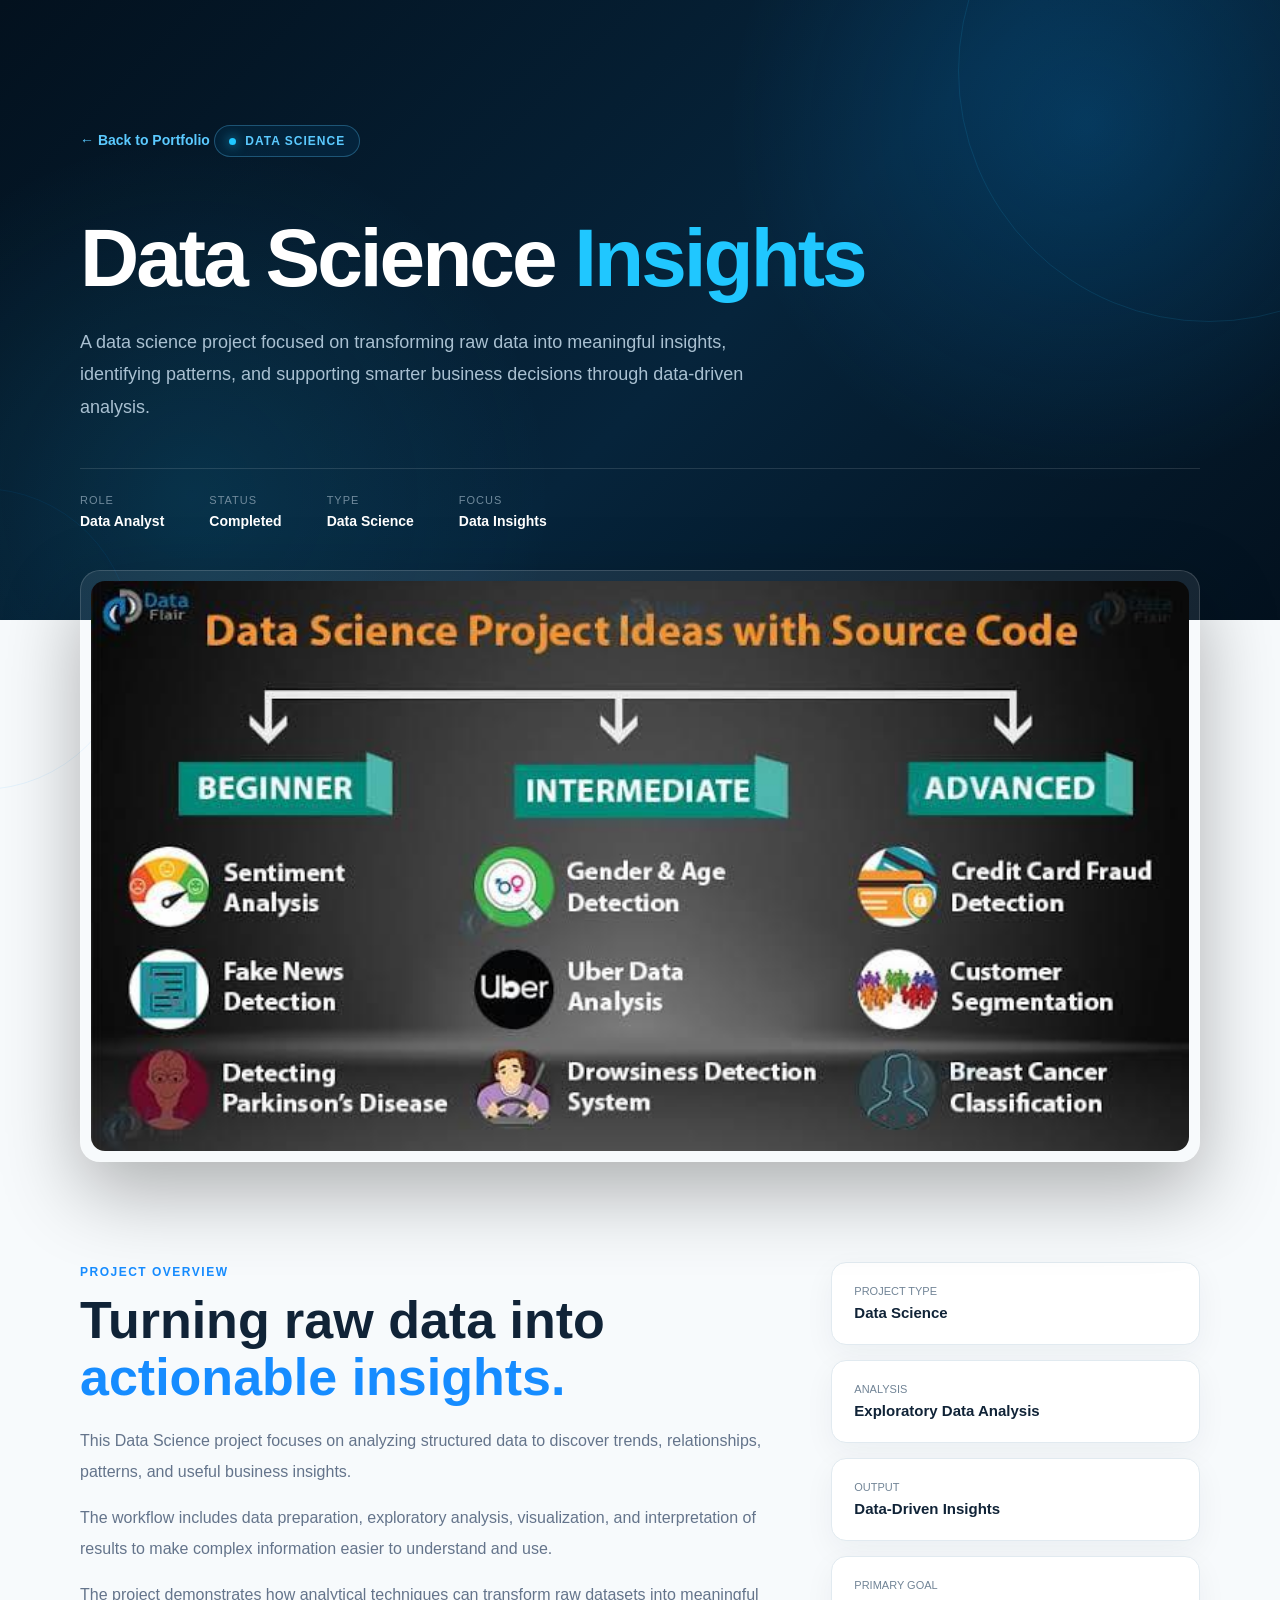
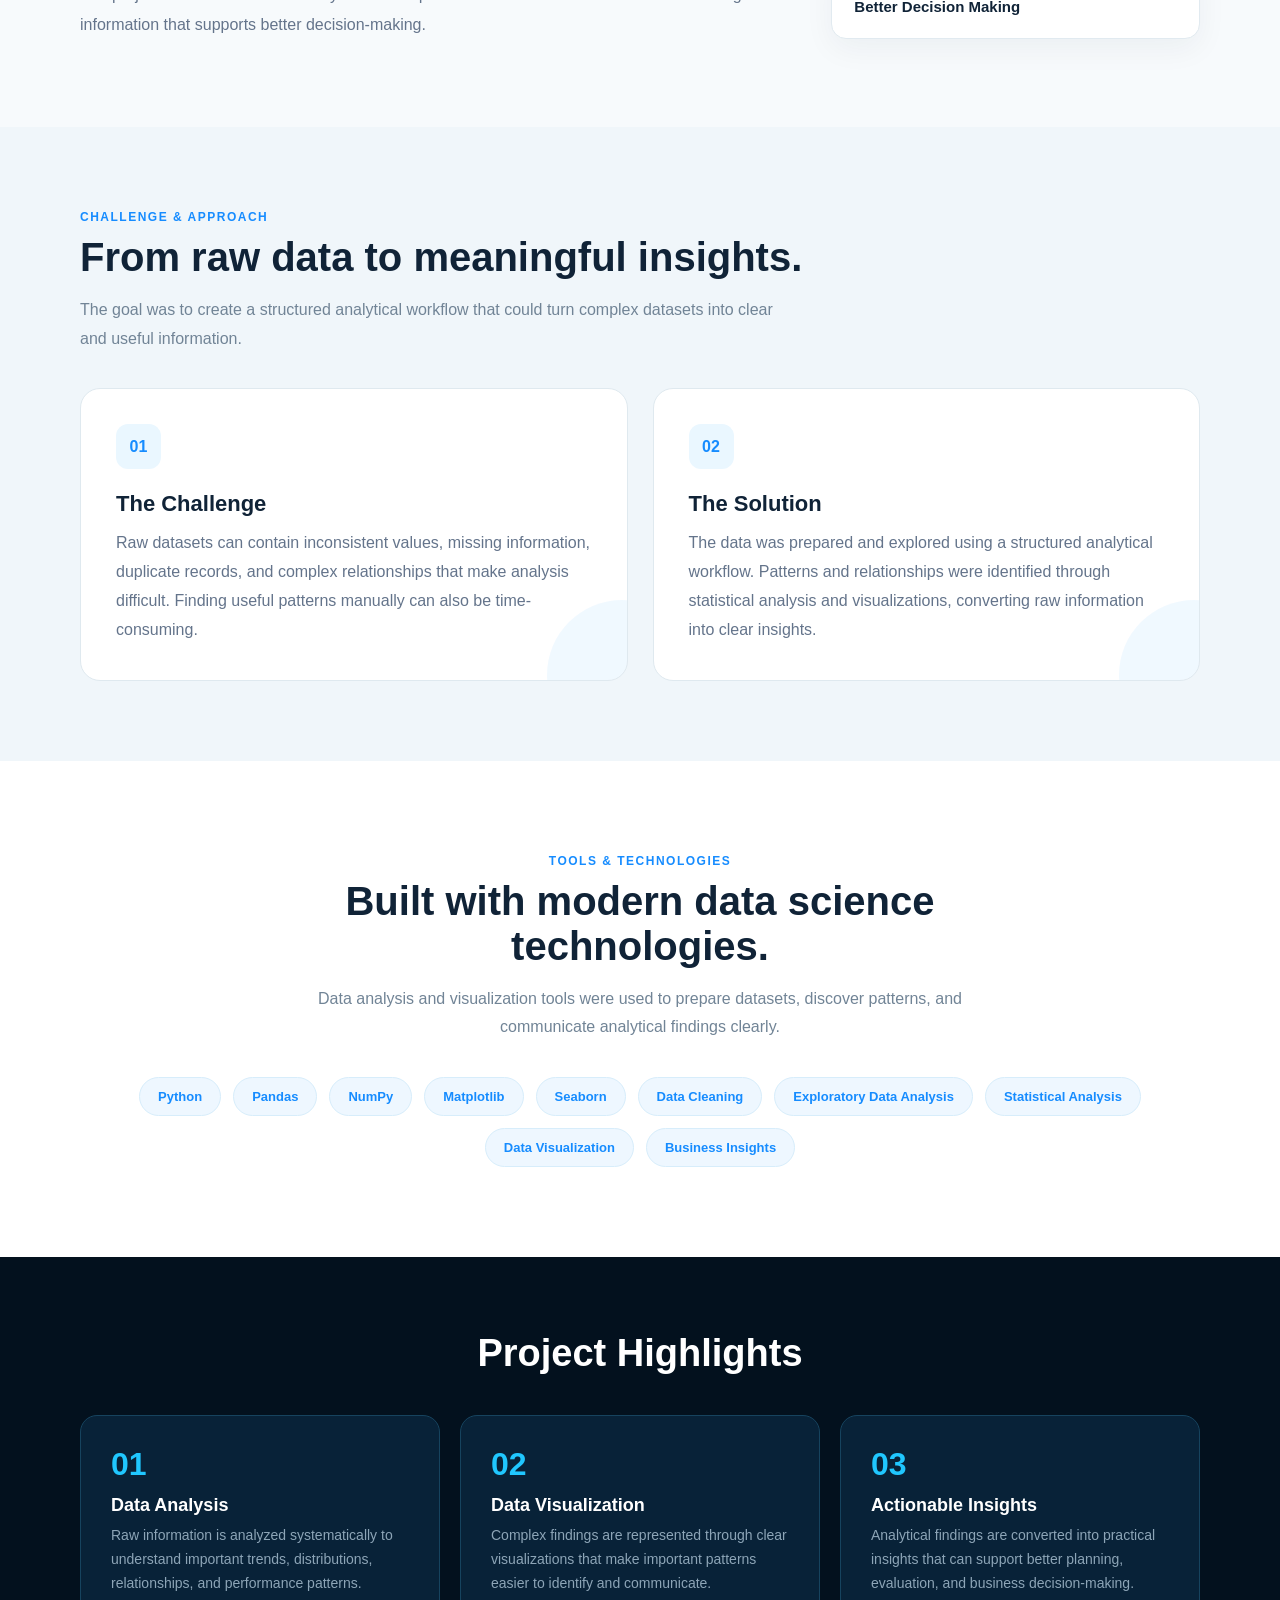
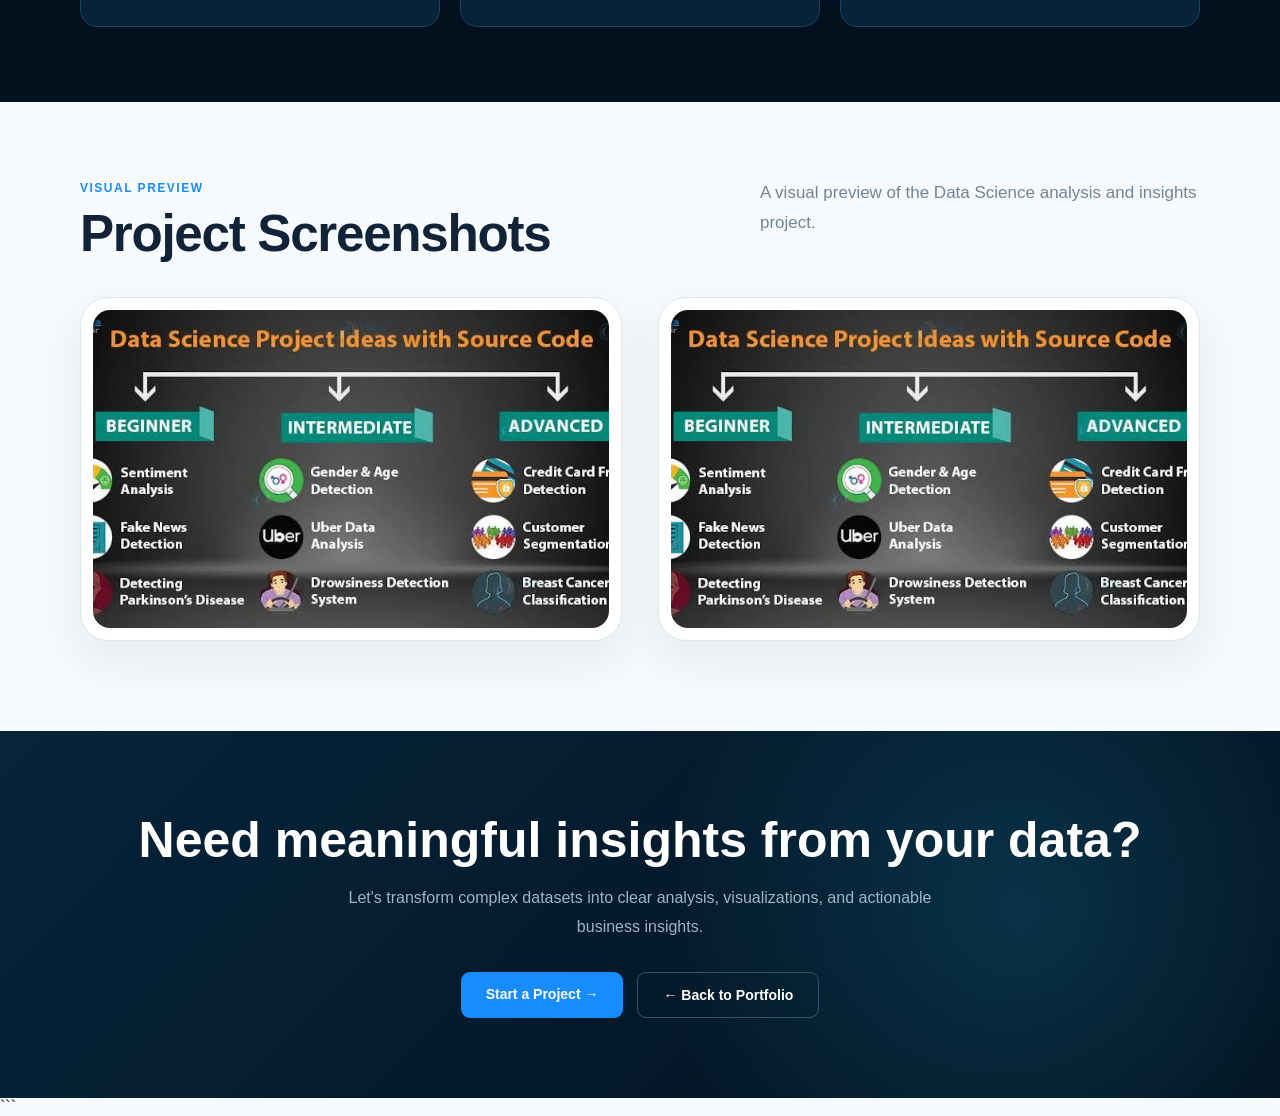
<file: quebenix-reference-website/Projects/data-science.html>
<!DOCTYPE html>
<html lang="en">

<head>

    <meta charset="UTF-8">
    <meta name="viewport" content="width=device-width, initial-scale=1.0">

    <title>Data Science Insights | Case Study</title>

    <link rel="stylesheet" href="../style.css">

    <style>

        .case-page {
            overflow: hidden;
        }


        /* =========================
           HERO
        ========================== */

        .case-hero {
            position: relative;

            padding: 125px 0 90px;

            background:
                radial-gradient(
                    circle at 85% 20%,
                    rgba(7, 156, 255, .20),
                    transparent 30%
                ),
                radial-gradient(
                    circle at 15% 80%,
                    rgba(32, 199, 255, .12),
                    transparent 30%
                ),
                linear-gradient(
                    135deg,
                    #03111e,
                    #06243b 55%,
                    #03111e
                );

            color: #fff;
        }


        .case-hero::before {
            content: "";

            position: absolute;

            width: 500px;
            height: 500px;

            border: 1px solid rgba(32, 199, 255, .12);

            border-radius: 50%;

            right: -180px;
            top: -180px;
        }


        .case-hero::after {
            content: "";

            position: absolute;

            width: 300px;
            height: 300px;

            border: 1px solid rgba(7, 156, 255, .08);

            border-radius: 50%;

            left: -170px;
            bottom: -170px;
        }


        .case-container {
            width: min(1120px, 92%);

            margin: auto;

            position: relative;

            z-index: 2;
        }


        /* =========================
           BACK BUTTON
        ========================== */

        .back-btn {
            display: inline-flex;

            align-items: center;

            gap: 8px;

            color: #5bcaff;

            font-size: 14px;

            font-weight: 600;

            margin-bottom: 45px;

            transition: .3s ease;
        }


        .back-btn:hover {
            transform: translateX(-5px);
        }


        /* =========================
           LABEL
        ========================== */

        .case-label {
            display: inline-flex;

            align-items: center;

            gap: 9px;

            padding: 8px 14px;

            border: 1px solid rgba(91, 202, 255, .3);

            border-radius: 30px;

            background: rgba(7, 156, 255, .08);

            color: #5bcaff;

            font-size: 12px;

            font-weight: 700;

            letter-spacing: 1px;

            text-transform: uppercase;
        }


        .case-label span {
            width: 7px;
            height: 7px;

            background: #20c7ff;

            border-radius: 50%;

            box-shadow: 0 0 12px #20c7ff;
        }


        /* =========================
           TITLE
        ========================== */

        .case-title {
            max-width: 900px;

            margin-top: 25px;
        }


        .case-title h1 {
            margin: 0;

            font-size: clamp(45px, 7vw, 82px);

            line-height: .98;

            letter-spacing: -3px;
        }


        .case-title h1 span {
            color: #20c7ff;
        }


        .case-description {
            max-width: 720px;

            margin-top: 28px;

            color: #a9c0d1;

            font-size: 18px;

            line-height: 1.8;
        }


        /* =========================
           META
        ========================== */

        .hero-meta {
            display: flex;

            flex-wrap: wrap;

            gap: 45px;

            margin-top: 45px;

            padding-top: 25px;

            border-top: 1px solid rgba(255, 255, 255, .12);
        }


        .meta-item small {
            display: block;

            margin-bottom: 6px;

            color: #718b9d;

            font-size: 11px;

            text-transform: uppercase;

            letter-spacing: 1px;
        }


        .meta-item strong {
            color: #fff;

            font-size: 14px;
        }


        /* =========================
           SHOWCASE
        ========================== */

        .showcase-section {
            margin-top: -50px;

            position: relative;

            z-index: 5;
        }


        .showcase-frame {
            padding: 10px;

            background: rgba(255, 255, 255, .08);

            border: 1px solid rgba(255, 255, 255, .15);

            border-radius: 20px;

            box-shadow:
                0 30px 80px rgba(0, 0, 0, .30);
        }


        .showcase-inner {
            overflow: hidden;

            border-radius: 14px;

            background: #fff;
        }


        .showcase-image {
            width: 100%;

            height: 570px;

            display: block;

            object-fit: cover;
        }


        /* =========================
           OVERVIEW
        ========================== */

        .overview {
            padding: 100px 0 70px;
        }


        .overview-grid {
            display: grid;

            grid-template-columns: 1.5fr .8fr;

            gap: 60px;

            align-items: start;
        }


        .section-label {
            color: #168cff;

            font-size: 12px;

            font-weight: 800;

            letter-spacing: 1.5px;

            text-transform: uppercase;
        }


        .overview-main h2 {
            font-size: clamp(32px, 5vw, 52px);

            line-height: 1.1;

            margin: 12px 0 20px;

            color: #102337;
        }


        .overview-main h2 span {
            color: #168cff;
        }


        .overview-main p {
            color: #64748b;

            font-size: 16px;

            line-height: 1.9;

            max-width: 700px;
        }


        /* =========================
           INFO CARDS
        ========================== */

        .info-stack {
            display: grid;

            gap: 15px;
        }


        .info-card {
            padding: 22px;

            background: #fff;

            border: 1px solid #e1eaf0;

            border-radius: 15px;

            box-shadow:
                0 10px 30px rgba(16, 35, 55, .05);

            transition: .3s ease;
        }


        .info-card:hover {
            transform: translateY(-4px);

            border-color: #8fdcff;

            box-shadow:
                0 15px 35px rgba(7, 156, 255, .08);
        }


        .info-card small {
            display: block;

            color: #718496;

            margin-bottom: 7px;

            font-size: 11px;

            text-transform: uppercase;
        }


        .info-card strong {
            font-size: 15px;

            color: #102337;
        }


        /* =========================
           CHALLENGE
        ========================== */

        .challenge-section {
            padding: 80px 0;

            background: #f0f6fa;
        }


        .challenge-head {
            margin-bottom: 35px;
        }


        .challenge-head h2 {
            font-size: 40px;

            margin: 10px 0;
        }


        .challenge-head p {
            max-width: 700px;

            color: #718496;

            line-height: 1.8;
        }


        .challenge-grid {
            display: grid;

            grid-template-columns: 1fr 1fr;

            gap: 25px;
        }


        .challenge-card {
            position: relative;

            padding: 35px;

            border-radius: 20px;

            background: #fff;

            border: 1px solid #dfe9ef;

            overflow: hidden;

            transition: .3s ease;
        }


        .challenge-card:hover {
            transform: translateY(-5px);

            border-color: #8fdcff;

            box-shadow:
                0 15px 40px rgba(7, 156, 255, .08);
        }


        .challenge-card::after {
            content: "";

            position: absolute;

            width: 150px;
            height: 150px;

            border-radius: 50%;

            right: -70px;
            bottom: -70px;

            background: rgba(7, 156, 255, .06);
        }


        .challenge-icon {
            width: 45px;
            height: 45px;

            display: flex;

            align-items: center;
            justify-content: center;

            border-radius: 12px;

            background: #eaf7ff;

            color: #168cff;

            font-weight: 800;

            margin-bottom: 22px;
        }


        .challenge-card h3 {
            font-size: 22px;

            margin: 0 0 12px;
        }


        .challenge-card p {
            color: #64748b;

            line-height: 1.8;

            margin: 0;
        }


        /* =========================
           TECHNOLOGIES
        ========================== */

        .technology-section {
            padding: 90px 0;

            background: #fff;
        }


        .technology-head {
            text-align: center;

            max-width: 650px;

            margin: auto;
        }


        .technology-head h2 {
            font-size: 40px;

            margin: 10px 0 15px;
        }


        .technology-head p {
            color: #718496;

            line-height: 1.8;
        }


        .technologies {
            display: flex;

            justify-content: center;

            flex-wrap: wrap;

            gap: 12px;

            margin-top: 35px;
        }


        .tech {
            padding: 11px 18px;

            border-radius: 30px;

            background: #eef7ff;

            border: 1px solid #d7edfb;

            color: #168cff;

            font-size: 13px;

            font-weight: 700;

            transition: .3s ease;
        }


        .tech:hover {
            transform: translateY(-3px);

            background: #e1f3ff;
        }


        /* =========================
           HIGHLIGHTS
        ========================== */

        .highlights {
            padding: 75px 0;

            background: #03111e;

            color: #fff;
        }


        .highlights h2 {
            text-align: center;

            font-size: 38px;

            margin: 0 0 40px;
        }


        .highlight-grid {
            display: grid;

            grid-template-columns: repeat(3, 1fr);

            gap: 20px;
        }


        .highlight-card {
            padding: 30px;

            border: 1px solid #16435e;

            border-radius: 17px;

            background: #082238;

            transition: .3s ease;
        }


        .highlight-card:hover {
            transform: translateY(-7px);

            border-color: #168cff;
        }


        .highlight-number {
            font-size: 32px;

            color: #20c7ff;

            font-weight: 800;
        }


        .highlight-card h3 {
            font-size: 18px;

            margin: 12px 0 8px;
        }


        .highlight-card p {
            color: #8da5b7;

            font-size: 14px;

            line-height: 1.7;

            margin: 0;
        }


        /* =========================
           SCREENSHOTS
        ========================== */

        .screenshots {
            padding: 100px 0;

            background: #f7fafc;
        }


        .screenshots-head {
            display: flex;

            justify-content: space-between;

            align-items: end;

            gap: 30px;

            margin-bottom: 35px;
        }


        .screenshots-head h2 {
            font-size: 40px;

            margin: 10px 0 0;
        }


        .screenshots-head p {
            color: #718496;

            max-width: 420px;

            line-height: 1.7;
        }


        .screenshot-grid {
            display: grid;

            grid-template-columns: repeat(2, 1fr);

            gap: 25px;
        }


        .screenshot-card {
            padding: 8px;

            background: #fff;

            border: 1px solid #dce7ee;

            border-radius: 18px;

            box-shadow:
                0 15px 40px rgba(16, 35, 55, .08);

            overflow: hidden;

            transition: .3s ease;
        }


        .screenshot-card:hover {
            transform: translateY(-6px);

            box-shadow:
                0 22px 50px rgba(16, 35, 55, .13);
        }


        .screenshot-card img {
            width: 100%;

            height: 350px;

            display: block;

            object-fit: cover;

            border-radius: 12px;
        }


        /* =========================
           CTA
        ========================== */

        .case-cta {
            padding: 80px 0;

            background:
                radial-gradient(
                    circle at 80% 50%,
                    rgba(32, 199, 255, .16),
                    transparent 35%
                ),
                linear-gradient(
                    135deg,
                    #06243b,
                    #03111e
                );

            color: #fff;

            text-align: center;
        }


        .case-cta h2 {
            font-size: clamp(32px, 5vw, 50px);

            margin: 0 0 15px;
        }


        .case-cta p {
            color: #9db5c6;

            max-width: 600px;

            margin: auto;

            line-height: 1.8;
        }


        .case-actions {
            display: flex;

            justify-content: center;

            flex-wrap: wrap;

            gap: 14px;

            margin-top: 30px;
        }


        .case-btn {
            display: inline-block;

            padding: 14px 25px;

            border-radius: 9px;

            background: #168cff;

            color: #fff;

            font-size: 14px;

            font-weight: 700;

            transition: .3s ease;
        }


        .case-btn:hover {
            transform: translateY(-3px);

            box-shadow:
                0 10px 25px rgba(7, 156, 255, .25);
        }


        .case-btn.secondary {
            background: transparent;

            border: 1px solid #31546a;
        }


        .case-btn.secondary:hover {
            border-color: #20c7ff;
        }


        /* =========================
           RESPONSIVE
        ========================== */

        @media(max-width: 900px) {

            .overview-grid {
                grid-template-columns: 1fr;

                gap: 35px;
            }


            .highlight-grid {
                grid-template-columns: 1fr;
            }


            .hero-meta {
                gap: 25px;
            }


            .showcase-image {
                height: 450px;
            }

        }


        @media(max-width: 700px) {

            .case-hero {
                padding: 105px 0 75px;
            }


            .case-title h1 {
                letter-spacing: -1.5px;
            }


            .case-description {
                font-size: 16px;
            }


            .challenge-grid,
            .screenshot-grid {
                grid-template-columns: 1fr;
            }


            .screenshots-head {
                display: block;
            }


            .screenshots-head p {
                margin-top: 15px;
            }


            .overview,
            .screenshots {
                padding: 70px 0;
            }


            .showcase-image {
                height: 330px;
            }


            .screenshot-card img {
                height: 300px;
            }

        }


    
        /* Reference-matched project screenshot gallery */
        .screenshots {
            padding: 76px 0 90px;
            background: #f7fafc;
        }
        .screenshots-head {
            display: flex;
            justify-content: space-between;
            align-items: flex-start;
            gap: 30px;
            margin-bottom: 35px;
        }
        .screenshots-head h2 {
            color: #102338;
            font-size: clamp(34px, 4vw, 58px);
            line-height: 1.1;
            margin: 10px 0 0;
            letter-spacing: -1.3px;
        }
        .screenshots-head p {
            color: #718496;
            max-width: 440px;
            margin: 0;
            line-height: 1.8;
            font-size: 17px;
        }
        .screenshot-grid {
            display: grid;
            grid-template-columns: repeat(2, minmax(0, 1fr));
            gap: 36px;
            align-items: stretch;
        }
        .screenshot-card {
            min-width: 0;
            padding: 12px;
            background: #fff;
            border: 1px solid #dce7ee;
            border-radius: 28px;
            box-shadow: 0 18px 48px rgba(16, 35, 55, .08);
            overflow: hidden;
            transition: transform .25s ease, box-shadow .25s ease;
        }
        .screenshot-card:hover {
            transform: translateY(-3px);
            box-shadow: 0 24px 54px rgba(16, 35, 55, .12);
        }
        .screenshot-card img {
            display: block;
            width: 100%;
            height: auto;
            aspect-ratio: 1.62 / 1;
            object-fit: cover;
            object-position: top center;
            background: #f1f5f9;
            border-radius: 17px;
        }
        @media (max-width: 760px) {
            .screenshots { padding: 58px 0 65px; }
            .screenshots-head { display: block; }
            .screenshots-head p { margin-top: 18px; font-size: 15px; }
            .screenshot-grid { grid-template-columns: 1fr; gap: 22px; }
            .screenshot-card { padding: 8px; border-radius: 20px; }
            .screenshot-card img { aspect-ratio: 1.45 / 1; border-radius: 13px; }
        }

    </style>

</head>


<body>


    <main class="case-page">


        <!-- =========================
             HERO
        ========================== -->

        <section class="case-hero">

            <div class="case-container">


                <a
                    href="../index.html#portfolio"
                    class="back-btn">

                    ← Back to Portfolio

                </a>


                <div class="case-label">

                    <span></span>

                    Data Science

                </div>


                <div class="case-title">

                    <h1>

                        Data Science
                        <span>
                            Insights
                        </span>

                    </h1>


                    <p class="case-description">

                        A data science project focused on transforming
                        raw data into meaningful insights, identifying
                        patterns, and supporting smarter business
                        decisions through data-driven analysis.

                    </p>

                </div>


                <div class="hero-meta">


                    <div class="meta-item">

                        <small>
                            Role
                        </small>

                        <strong>
                            Data Analyst
                        </strong>

                    </div>


                    <div class="meta-item">

                        <small>
                            Status
                        </small>

                        <strong>
                            Completed
                        </strong>

                    </div>


                    <div class="meta-item">

                        <small>
                            Type
                        </small>

                        <strong>
                            Data Science
                        </strong>

                    </div>


                    <div class="meta-item">

                        <small>
                            Focus
                        </small>

                        <strong>
                            Data Insights
                        </strong>

                    </div>


                </div>

            </div>

        </section>



        <!-- =========================
             SHOWCASE
        ========================== -->

        <section class="showcase-section">

            <div class="case-container">

                <div class="showcase-frame">

                    <div class="showcase-inner">

                        <img
                            src="../assets/Data.jpg"
                            alt="Data Science Insights Project"
                            class="showcase-image">

                    </div>

                </div>

            </div>

        </section>



        <!-- =========================
             PROJECT OVERVIEW
        ========================== -->

        <section class="overview">

            <div class="case-container">

                <div class="overview-grid">


                    <div class="overview-main">

                        <span class="section-label">
                            Project Overview
                        </span>


                        <h2>

                            Turning raw data into
                            <span>
                                actionable insights.
                            </span>

                        </h2>


                        <p>

                            This Data Science project focuses on
                            analyzing structured data to discover
                            trends, relationships, patterns, and
                            useful business insights.

                        </p>


                        <p>

                            The workflow includes data preparation,
                            exploratory analysis, visualization, and
                            interpretation of results to make complex
                            information easier to understand and use.

                        </p>


                        <p>

                            The project demonstrates how analytical
                            techniques can transform raw datasets
                            into meaningful information that supports
                            better decision-making.

                        </p>

                    </div>


                    <div class="info-stack">


                        <div class="info-card">

                            <small>
                                Project Type
                            </small>

                            <strong>
                                Data Science
                            </strong>

                        </div>


                        <div class="info-card">

                            <small>
                                Analysis
                            </small>

                            <strong>
                                Exploratory Data Analysis
                            </strong>

                        </div>


                        <div class="info-card">

                            <small>
                                Output
                            </small>

                            <strong>
                                Data-Driven Insights
                            </strong>

                        </div>


                        <div class="info-card">

                            <small>
                                Primary Goal
                            </small>

                            <strong>
                                Better Decision Making
                            </strong>

                        </div>


                    </div>

                </div>

            </div>

        </section>



        <!-- =========================
             CHALLENGE
        ========================== -->

        <section class="challenge-section">

            <div class="case-container">


                <div class="challenge-head">

                    <span class="section-label">
                        Challenge & Approach
                    </span>


                    <h2>

                        From raw data
                        to meaningful insights.

                    </h2>


                    <p>

                        The goal was to create a structured analytical
                        workflow that could turn complex datasets into
                        clear and useful information.

                    </p>

                </div>


                <div class="challenge-grid">


                    <div class="challenge-card">

                        <div class="challenge-icon">
                            01
                        </div>


                        <h3>
                            The Challenge
                        </h3>


                        <p>

                            Raw datasets can contain inconsistent
                            values, missing information, duplicate
                            records, and complex relationships that
                            make analysis difficult. Finding useful
                            patterns manually can also be
                            time-consuming.

                        </p>

                    </div>



                    <div class="challenge-card">

                        <div class="challenge-icon">
                            02
                        </div>


                        <h3>
                            The Solution
                        </h3>


                        <p>

                            The data was prepared and explored using
                            a structured analytical workflow. Patterns
                            and relationships were identified through
                            statistical analysis and visualizations,
                            converting raw information into clear
                            insights.

                        </p>

                    </div>


                </div>

            </div>

        </section>



        <!-- =========================
             TECHNOLOGIES
        ========================== -->

        <section class="technology-section">

            <div class="case-container">


                <div class="technology-head">

                    <span class="section-label">
                        Tools & Technologies
                    </span>


                    <h2>

                        Built with modern
                        data science technologies.

                    </h2>


                    <p>

                        Data analysis and visualization tools were used
                        to prepare datasets, discover patterns, and
                        communicate analytical findings clearly.

                    </p>

                </div>


                <div class="technologies">


                    <span class="tech">
                        Python
                    </span>


                    <span class="tech">
                        Pandas
                    </span>


                    <span class="tech">
                        NumPy
                    </span>


                    <span class="tech">
                        Matplotlib
                    </span>


                    <span class="tech">
                        Seaborn
                    </span>


                    <span class="tech">
                        Data Cleaning
                    </span>


                    <span class="tech">
                        Exploratory Data Analysis
                    </span>


                    <span class="tech">
                        Statistical Analysis
                    </span>


                    <span class="tech">
                        Data Visualization
                    </span>


                    <span class="tech">
                        Business Insights
                    </span>


                </div>

            </div>

        </section>



        <!-- =========================
             PROJECT HIGHLIGHTS
        ========================== -->

        <section class="highlights">

            <div class="case-container">


                <h2>
                    Project Highlights
                </h2>


                <div class="highlight-grid">


                    <div class="highlight-card">

                        <div class="highlight-number">
                            01
                        </div>


                        <h3>
                            Data Analysis
                        </h3>


                        <p>

                            Raw information is analyzed systematically
                            to understand important trends, distributions,
                            relationships, and performance patterns.

                        </p>

                    </div>



                    <div class="highlight-card">

                        <div class="highlight-number">
                            02
                        </div>


                        <h3>
                            Data Visualization
                        </h3>


                        <p>

                            Complex findings are represented through
                            clear visualizations that make important
                            patterns easier to identify and communicate.

                        </p>

                    </div>



                    <div class="highlight-card">

                        <div class="highlight-number">
                            03
                        </div>


                        <h3>
                            Actionable Insights
                        </h3>


                        <p>

                            Analytical findings are converted into
                            practical insights that can support better
                            planning, evaluation, and business
                            decision-making.

                        </p>

                    </div>


                </div>

            </div>

        </section>



        <!-- =========================
             SCREENSHOTS
        ========================== -->

        <section class="screenshots">
    <div class="case-container">
        <div class="screenshots-head">


                    <div>

                        <span class="section-label">
                            Visual Preview
                        </span>


                        <h2>
                            Project Screenshots
                        </h2>

                    </div>


                    <p>

                        A visual preview of the Data Science
                        analysis and insights project.

                    </p>


                </div>
        <div class="screenshot-grid">
            <div class="screenshot-card"><img src="../assets/Data.jpg" alt="Data Science Analysis" loading="lazy"></div>
            <div class="screenshot-card"><img src="../assets/Data.jpg" alt="Data Science Screenshot 2" loading="lazy"></div>
        </div>
    </div>
</section>



        <!-- =========================
             CTA
        ========================== -->

        <section class="case-cta">

            <div class="case-container">


                <h2>
                    Need meaningful insights from your data?
                </h2>


                <p>

                    Let's transform complex datasets into clear
                    analysis, visualizations, and actionable
                    business insights.

                </p>


                <div class="case-actions">


                    <a
                        href="../index.html#contact"
                        class="case-btn">

                        Start a Project →

                    </a>


                    <a
                        href="../index.html#portfolio"
                        class="case-btn secondary">

                        ← Back to Portfolio

                    </a>


                </div>

            </div>

        </section>


    </main>

</body>

</html>
```
</file>
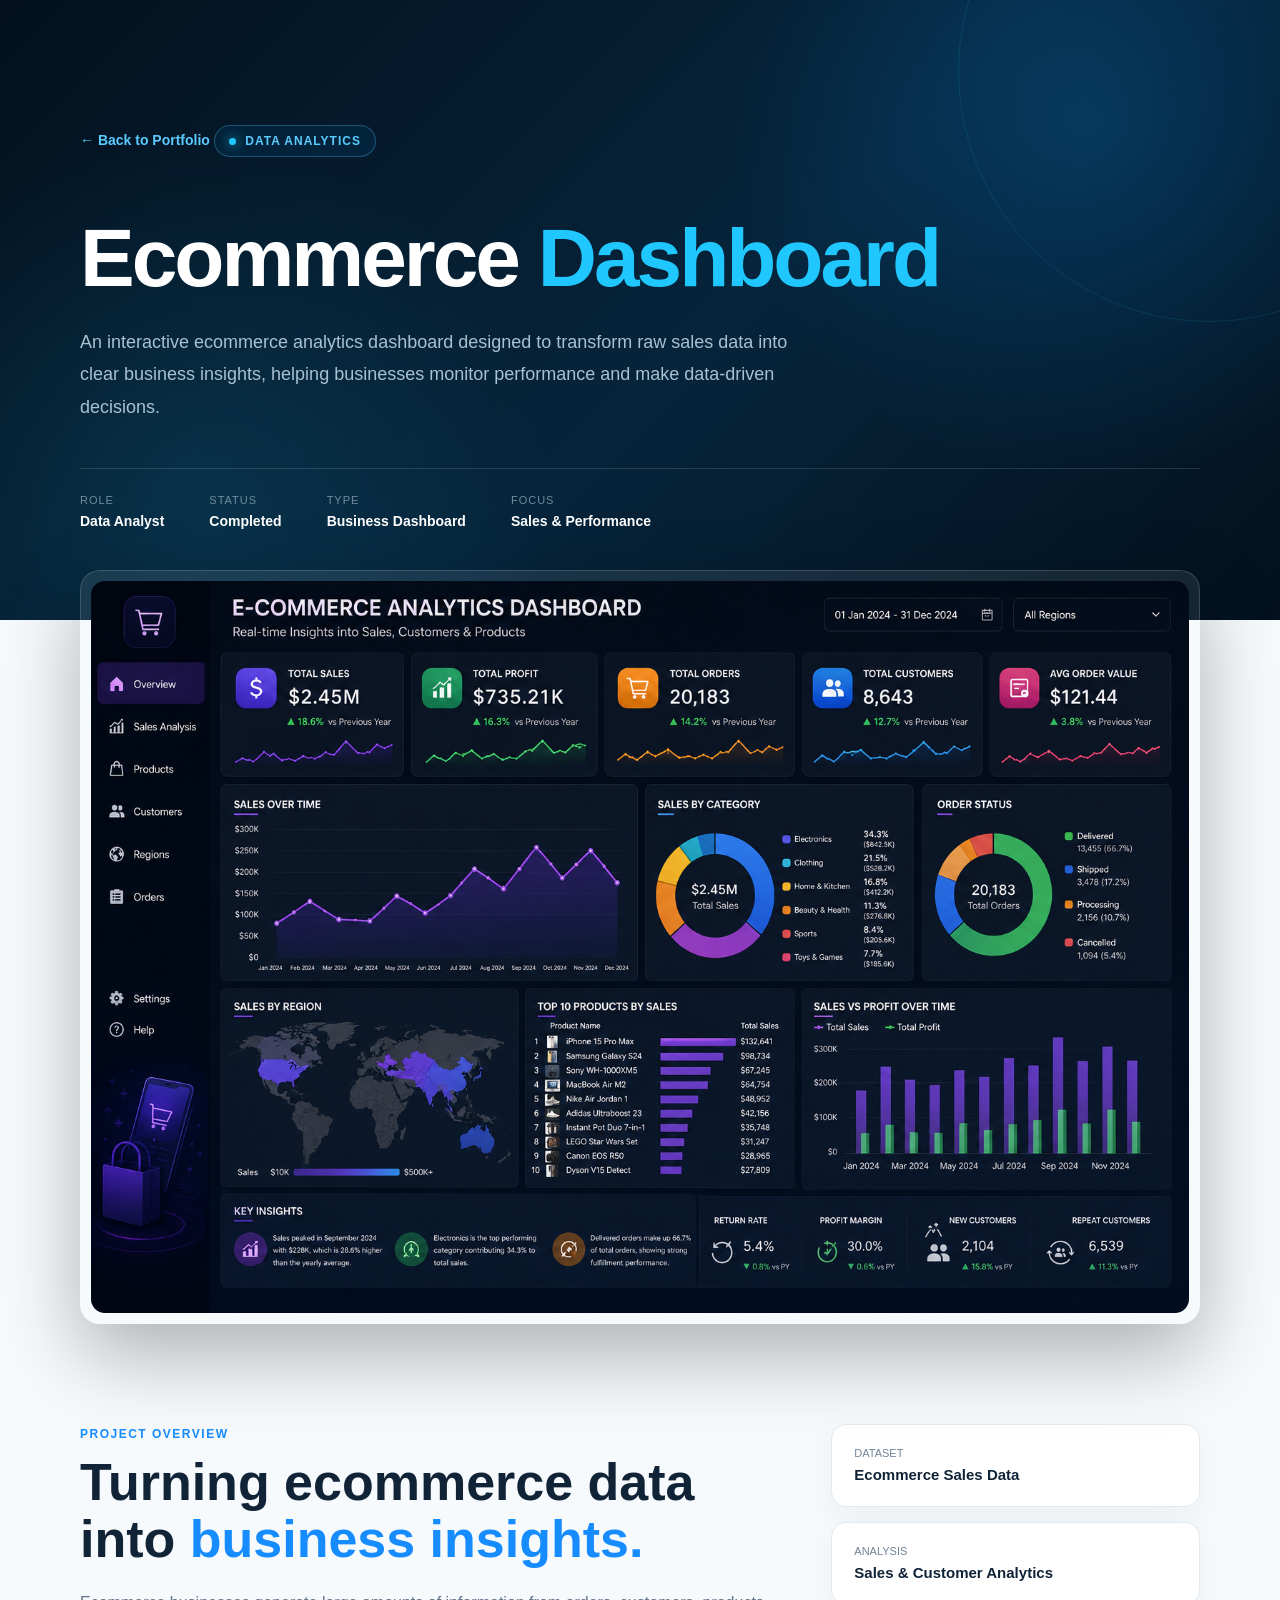
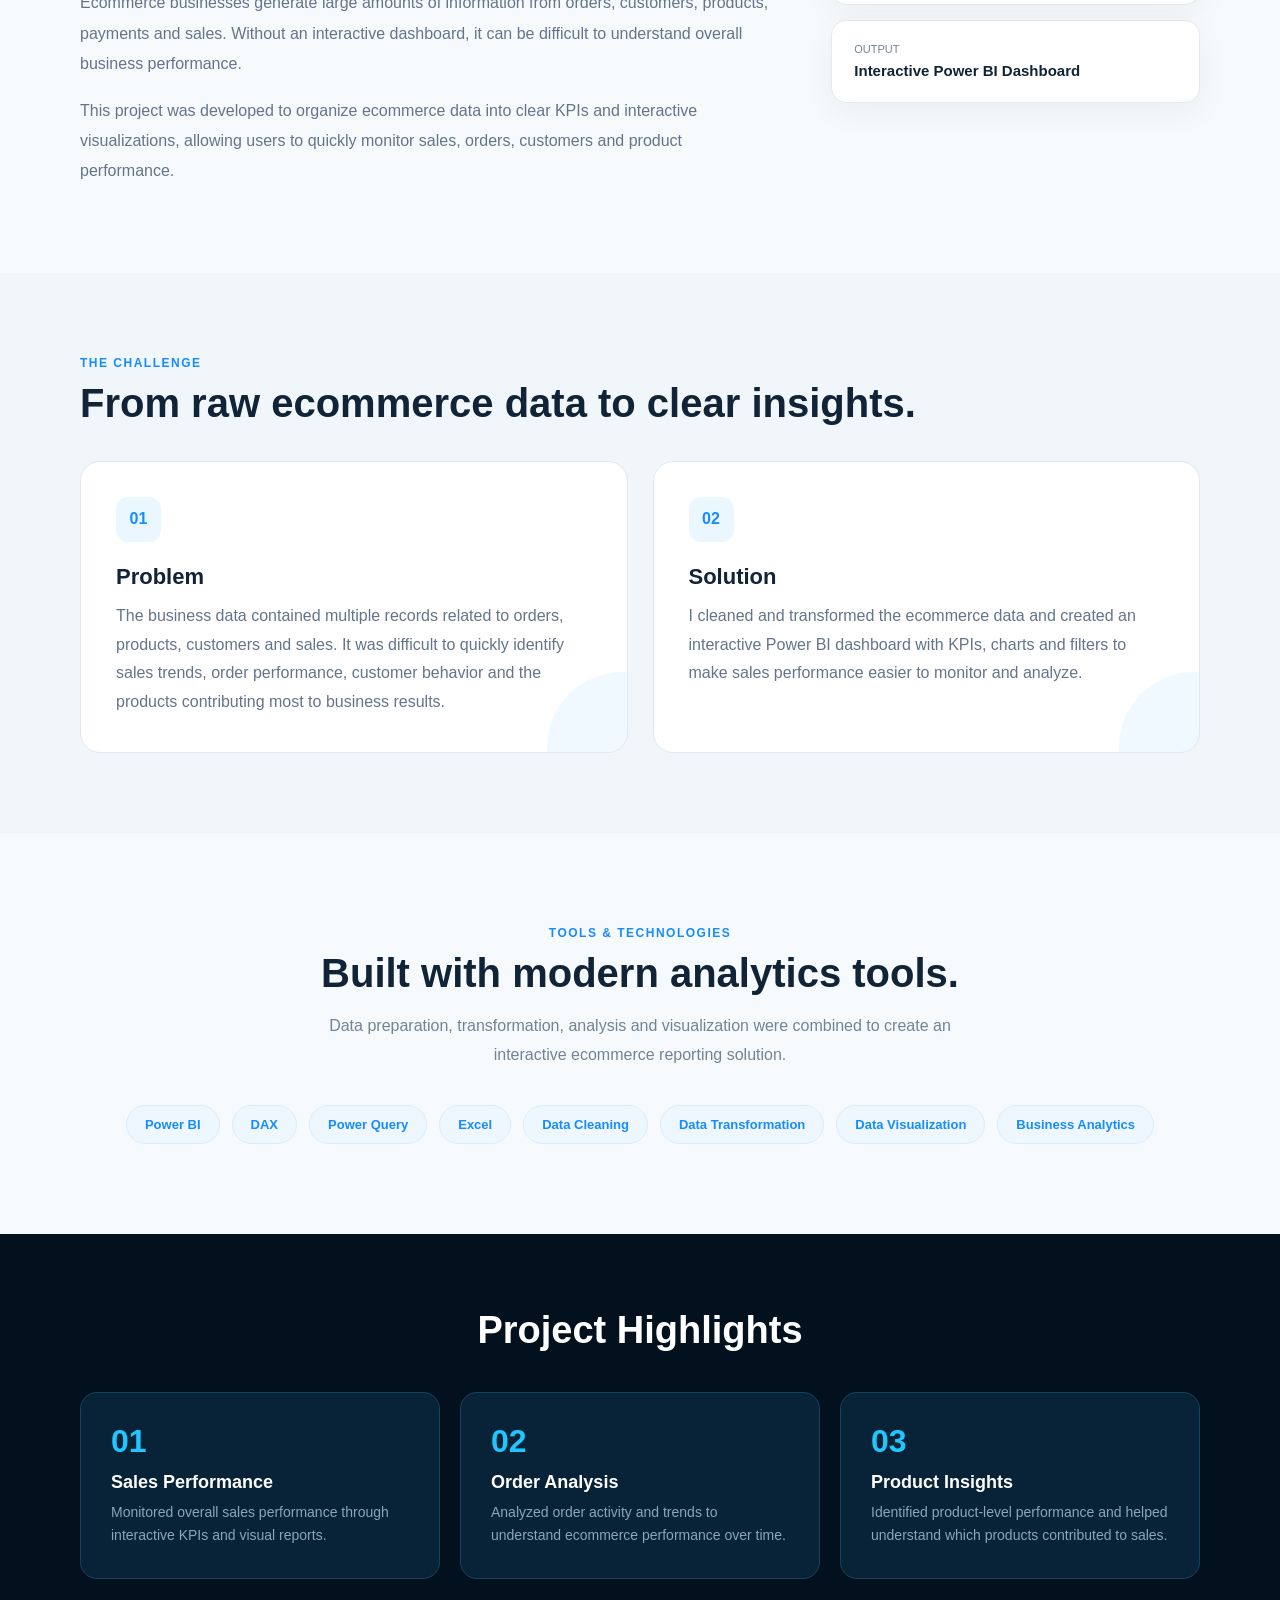
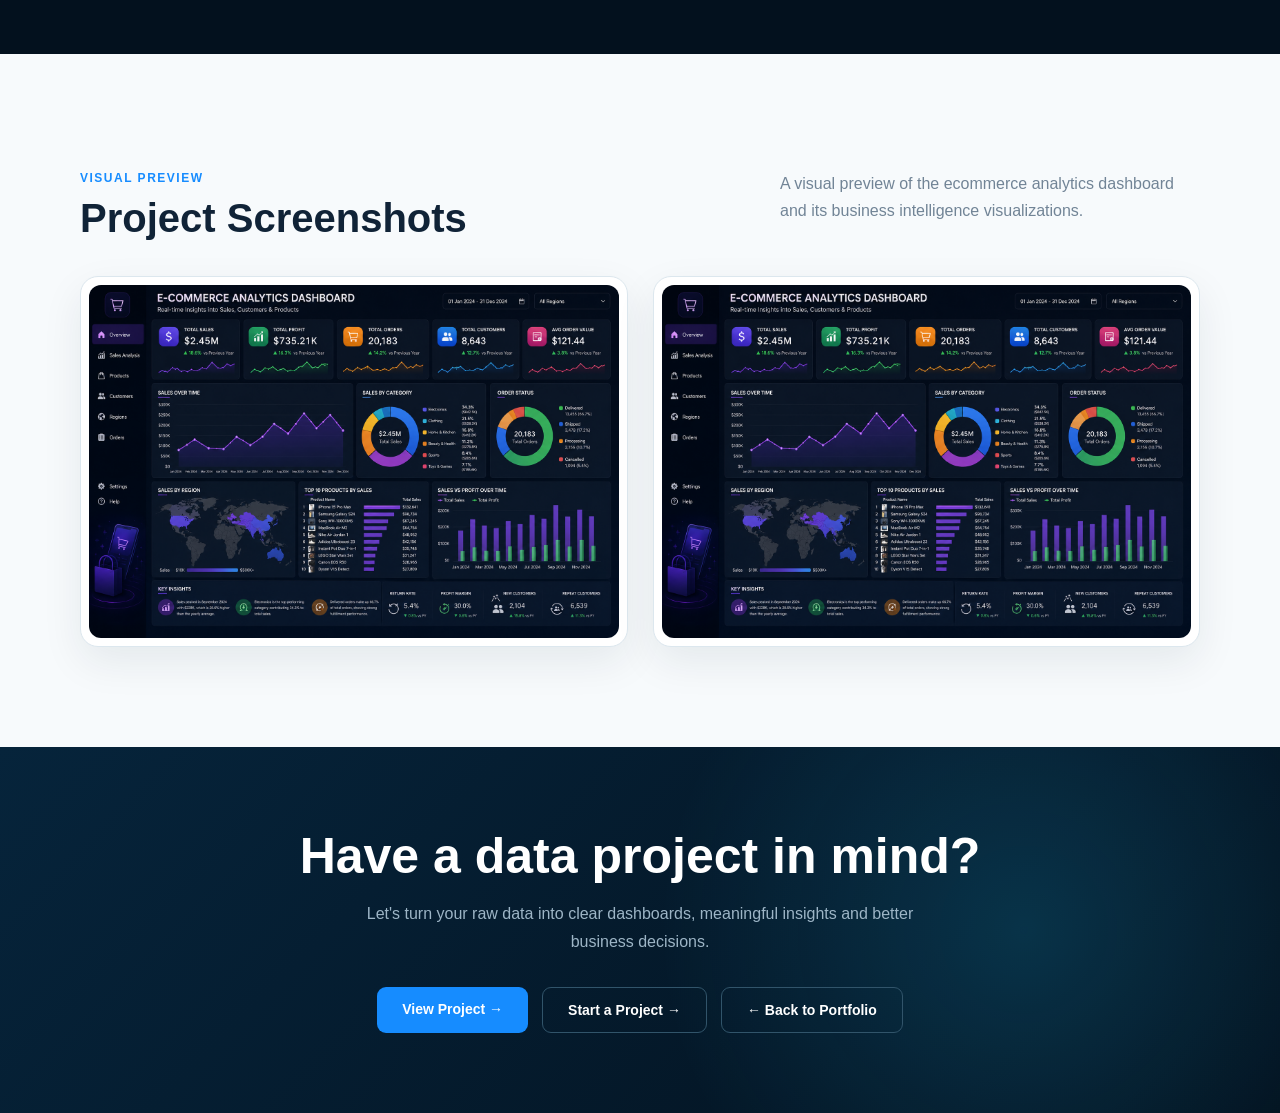
<file: quebenix-reference-website/Projects/ecommerce-dashboard.html>
<!DOCTYPE html>
<html lang="en">

<head>
    <meta charset="UTF-8">
    <meta name="viewport" content="width=device-width, initial-scale=1.0">

    <title>Ecommerce Dashboard | Case Study</title>

    <link rel="stylesheet" href="../style.css">

    <style>
        .case-page {
            overflow: hidden;
        }

        .case-hero {
            position: relative;
            padding: 125px 0 90px;
            background:
                radial-gradient(circle at 85% 20%, rgba(7, 156, 255, .20), transparent 30%),
                radial-gradient(circle at 15% 80%, rgba(32, 199, 255, .12), transparent 30%),
                linear-gradient(135deg, #03111e, #06243b 55%, #03111e);
            color: #fff;
        }

        .case-hero::before {
            content: "";
            position: absolute;
            width: 500px;
            height: 500px;
            border: 1px solid rgba(32, 199, 255, .12);
            border-radius: 50%;
            right: -180px;
            top: -180px;
        }

        .case-container {
            width: min(1120px, 92%);
            margin: auto;
            position: relative;
            z-index: 2;
        }

        .back-btn {
            display: inline-flex;
            align-items: center;
            gap: 8px;
            color: #5bcaff;
            font-size: 14px;
            font-weight: 600;
            margin-bottom: 45px;
            transition: .3s ease;
        }

        .back-btn:hover {
            transform: translateX(-5px);
        }

        .case-label {
            display: inline-flex;
            align-items: center;
            gap: 9px;
            padding: 8px 14px;
            border: 1px solid rgba(91, 202, 255, .3);
            border-radius: 30px;
            background: rgba(7, 156, 255, .08);
            color: #5bcaff;
            font-size: 12px;
            font-weight: 700;
            letter-spacing: 1px;
            text-transform: uppercase;
        }

        .case-label span {
            width: 7px;
            height: 7px;
            background: #20c7ff;
            border-radius: 50%;
            box-shadow: 0 0 12px #20c7ff;
        }

        .case-title {
            max-width: 900px;
            margin-top: 25px;
        }

        .case-title h1 {
            font-size: clamp(45px, 7vw, 82px);
            line-height: .98;
            margin: 0;
            letter-spacing: -3px;
        }

        .case-title h1 span {
            color: #20c7ff;
        }

        .case-description {
            max-width: 720px;
            margin-top: 28px;
            color: #a9c0d1;
            font-size: 18px;
            line-height: 1.8;
        }

        .hero-meta {
            display: flex;
            flex-wrap: wrap;
            gap: 45px;
            margin-top: 45px;
            padding-top: 25px;
            border-top: 1px solid rgba(255, 255, 255, .12);
        }

        .meta-item small {
            display: block;
            color: #718b9d;
            font-size: 11px;
            text-transform: uppercase;
            letter-spacing: 1px;
            margin-bottom: 6px;
        }

        .meta-item strong {
            color: #fff;
            font-size: 14px;
        }

        /* SHOWCASE */

        .showcase-section {
            margin-top: -50px;
            position: relative;
            z-index: 5;
        }

        .showcase-frame {
            padding: 10px;
            background: rgba(255, 255, 255, .08);
            border: 1px solid rgba(255, 255, 255, .15);
            border-radius: 20px;
            box-shadow: 0 30px 80px rgba(0, 0, 0, .30);
        }

        .showcase-inner {
            overflow: hidden;
            border-radius: 14px;
            background: #fff;
        }

        .showcase-image {
            width: 100%;
            display: block;
        }

        /* OVERVIEW */

        .overview {
            padding: 100px 0 70px;
        }

        .overview-grid {
            display: grid;
            grid-template-columns: 1.5fr .8fr;
            gap: 60px;
            align-items: start;
        }

        .section-label {
            color: #168cff;
            font-size: 12px;
            font-weight: 800;
            letter-spacing: 1.5px;
            text-transform: uppercase;
        }

        .overview-main h2 {
            font-size: clamp(32px, 5vw, 52px);
            line-height: 1.1;
            margin: 12px 0 20px;
            color: #102337;
        }

        .overview-main h2 span {
            color: #168cff;
        }

        .overview-main p {
            color: #64748b;
            font-size: 16px;
            line-height: 1.9;
            max-width: 700px;
        }

        .info-stack {
            display: grid;
            gap: 15px;
        }

        .info-card {
            padding: 22px;
            background: #fff;
            border: 1px solid #e1eaf0;
            border-radius: 15px;
            box-shadow: 0 10px 30px rgba(16, 35, 55, .05);
        }

        .info-card small {
            color: #718496;
            display: block;
            margin-bottom: 7px;
            font-size: 11px;
            text-transform: uppercase;
        }

        .info-card strong {
            font-size: 15px;
            color: #102337;
        }

        /* PROBLEM / SOLUTION */

        .challenge-section {
            padding: 80px 0;
            background: #f0f6fa;
        }

        .challenge-head {
            margin-bottom: 35px;
        }

        .challenge-head h2 {
            font-size: 40px;
            margin: 10px 0;
        }

        .challenge-grid {
            display: grid;
            grid-template-columns: 1fr 1fr;
            gap: 25px;
        }

        .challenge-card {
            position: relative;
            padding: 35px;
            border-radius: 20px;
            background: #fff;
            border: 1px solid #dfe9ef;
            overflow: hidden;
        }

        .challenge-card::after {
            content: "";
            position: absolute;
            width: 150px;
            height: 150px;
            border-radius: 50%;
            right: -70px;
            bottom: -70px;
            background: rgba(7, 156, 255, .06);
        }

        .challenge-icon {
            width: 45px;
            height: 45px;
            display: flex;
            align-items: center;
            justify-content: center;
            border-radius: 12px;
            background: #eaf7ff;
            color: #168cff;
            font-weight: 800;
            margin-bottom: 22px;
        }

        .challenge-card h3 {
            font-size: 22px;
            margin: 0 0 12px;
        }

        .challenge-card p {
            color: #64748b;
            line-height: 1.8;
            margin: 0;
        }

        /* TECHNOLOGIES */

        .technology-section {
            padding: 90px 0;
        }

        .technology-head {
            text-align: center;
            max-width: 650px;
            margin: auto;
        }

        .technology-head h2 {
            font-size: 40px;
            margin: 10px 0 15px;
        }

        .technology-head p {
            color: #718496;
            line-height: 1.8;
        }

        .technologies {
            display: flex;
            justify-content: center;
            flex-wrap: wrap;
            gap: 12px;
            margin-top: 35px;
        }

        .tech {
            padding: 11px 18px;
            border-radius: 30px;
            background: #eef7ff;
            border: 1px solid #d7edfb;
            color: #168cff;
            font-size: 13px;
            font-weight: 700;
            transition: .3s ease;
        }

        .tech:hover {
            transform: translateY(-3px);
            background: #e1f3ff;
        }

        /* HIGHLIGHTS */

        .highlights {
            padding: 75px 0;
            background: #03111e;
            color: #fff;
        }

        .highlights h2 {
            text-align: center;
            font-size: 38px;
            margin: 0 0 40px;
        }

        .highlight-grid {
            display: grid;
            grid-template-columns: repeat(3, 1fr);
            gap: 20px;
        }

        .highlight-card {
            padding: 30px;
            border: 1px solid #16435e;
            border-radius: 17px;
            background: #082238;
            transition: .3s ease;
        }

        .highlight-card:hover {
            transform: translateY(-7px);
            border-color: #168cff;
        }

        .highlight-number {
            font-size: 32px;
            color: #20c7ff;
            font-weight: 800;
        }

        .highlight-card h3 {
            font-size: 18px;
            margin: 12px 0 8px;
        }

        .highlight-card p {
            color: #8da5b7;
            font-size: 14px;
            line-height: 1.7;
            margin: 0;
        }

        /* SCREENSHOTS */

        .screenshots {
            padding: 100px 0;
        }

        .screenshots-head {
            display: flex;
            justify-content: space-between;
            align-items: end;
            gap: 30px;
            margin-bottom: 35px;
        }

        .screenshots-head h2 {
            font-size: 40px;
            margin: 10px 0 0;
        }

        .screenshots-head p {
            color: #718496;
            max-width: 420px;
            line-height: 1.7;
        }

        .screenshot-grid {
            display: grid;
            grid-template-columns: repeat(2, 1fr);
            gap: 25px;
        }

        .screenshot-card {
            padding: 8px;
            background: #fff;
            border: 1px solid #dce7ee;
            border-radius: 18px;
            box-shadow: 0 15px 40px rgba(16, 35, 55, .08);
            overflow: hidden;
            transition: .3s ease;
        }

        .screenshot-card:hover {
            transform: translateY(-6px);
            box-shadow: 0 22px 50px rgba(16, 35, 55, .13);
        }

        .screenshot-card img {
            width: 100%;
            display: block;
            border-radius: 12px;
        }

        /* CTA */

        .case-cta {
            padding: 80px 0;
            background:
                radial-gradient(circle at 80% 50%, rgba(32, 199, 255, .16), transparent 35%),
                linear-gradient(135deg, #06243b, #03111e);
            color: #fff;
            text-align: center;
        }

        .case-cta h2 {
            font-size: clamp(32px, 5vw, 50px);
            margin: 0 0 15px;
        }

        .case-cta p {
            color: #9db5c6;
            max-width: 600px;
            margin: auto;
            line-height: 1.8;
        }

        .case-actions {
            display: flex;
            justify-content: center;
            flex-wrap: wrap;
            gap: 14px;
            margin-top: 30px;
        }

        .case-btn {
            display: inline-block;
            padding: 14px 25px;
            border-radius: 9px;
            background: #168cff;
            color: #fff;
            font-size: 14px;
            font-weight: 700;
            transition: .3s ease;
        }

        .case-btn:hover {
            transform: translateY(-3px);
            box-shadow: 0 10px 25px rgba(7, 156, 255, .25);
        }

        .case-btn.secondary {
            background: transparent;
            border: 1px solid #31546a;
        }

        .case-btn.secondary:hover {
            border-color: #20c7ff;
        }

        /* RESPONSIVE */

        @media(max-width:900px) {

            .overview-grid {
                grid-template-columns: 1fr;
                gap: 35px;
            }

            .highlight-grid {
                grid-template-columns: 1fr;
            }

            .hero-meta {
                gap: 25px;
            }
        }

        @media(max-width:700px) {

            .case-hero {
                padding: 105px 0 75px;
            }

            .case-title h1 {
                letter-spacing: -1.5px;
            }

            .case-description {
                font-size: 16px;
            }

            .challenge-grid,
            .screenshot-grid {
                grid-template-columns: 1fr;
            }

            .screenshots-head {
                display: block;
            }

            .screenshots-head p {
                margin-top: 15px;
            }

            .overview,
            .screenshots {
                padding: 70px 0;
            }
        }
    </style>
</head>

<body>

    <main class="case-page">

        <!-- HERO -->

        <section class="case-hero">

            <div class="case-container">

                <a href="../index.html#portfolio" class="back-btn">
                    ← Back to Portfolio
                </a>

                <div class="case-label">
                    <span></span>
                    Data Analytics
                </div>

                <div class="case-title">

                    <h1>
                        Ecommerce
                        <span>Dashboard</span>
                    </h1>

                    <p class="case-description">
                        An interactive ecommerce analytics dashboard designed
                        to transform raw sales data into clear business insights,
                        helping businesses monitor performance and make
                        data-driven decisions.
                    </p>

                </div>

                <div class="hero-meta">

                    <div class="meta-item">
                        <small>Role</small>
                        <strong>Data Analyst</strong>
                    </div>

                    <div class="meta-item">
                        <small>Status</small>
                        <strong>Completed</strong>
                    </div>

                    <div class="meta-item">
                        <small>Type</small>
                        <strong>Business Dashboard</strong>
                    </div>

                    <div class="meta-item">
                        <small>Focus</small>
                        <strong>Sales & Performance</strong>
                    </div>

                </div>

            </div>

        </section>


        <!-- PROJECT SHOWCASE -->

        <section class="showcase-section">

            <div class="case-container">

                <div class="showcase-frame">

                    <div class="showcase-inner">

                        <img
                            src="../assets/Ecommerce.png"
                            alt="Ecommerce Dashboard"
                            class="showcase-image">

                    </div>

                </div>

            </div>

        </section>


        <!-- PROJECT OVERVIEW -->

        <section class="overview">

            <div class="case-container">

                <div class="overview-grid">

                    <div class="overview-main">

                        <span class="section-label">
                            Project Overview
                        </span>

                        <h2>
                            Turning ecommerce data into
                            <span>business insights.</span>
                        </h2>

                        <p>
                            Ecommerce businesses generate large amounts of
                            information from orders, customers, products,
                            payments and sales. Without an interactive
                            dashboard, it can be difficult to understand
                            overall business performance.
                        </p>

                        <p>
                            This project was developed to organize ecommerce
                            data into clear KPIs and interactive visualizations,
                            allowing users to quickly monitor sales, orders,
                            customers and product performance.
                        </p>

                    </div>


                    <div class="info-stack">

                        <div class="info-card">
                            <small>Dataset</small>
                            <strong>Ecommerce Sales Data</strong>
                        </div>

                        <div class="info-card">
                            <small>Analysis</small>
                            <strong>Sales & Customer Analytics</strong>
                        </div>

                        <div class="info-card">
                            <small>Output</small>
                            <strong>Interactive Power BI Dashboard</strong>
                        </div>

                    </div>

                </div>

            </div>

        </section>


        <!-- PROBLEM / SOLUTION -->

        <section class="challenge-section">

            <div class="case-container">

                <div class="challenge-head">

                    <span class="section-label">
                        The Challenge
                    </span>

                    <h2>
                        From raw ecommerce data to clear insights.
                    </h2>

                </div>


                <div class="challenge-grid">

                    <div class="challenge-card">

                        <div class="challenge-icon">
                            01
                        </div>

                        <h3>
                            Problem
                        </h3>

                        <p>
                            The business data contained multiple records
                            related to orders, products, customers and sales.
                            It was difficult to quickly identify sales trends,
                            order performance, customer behavior and the
                            products contributing most to business results.
                        </p>

                    </div>


                    <div class="challenge-card">

                        <div class="challenge-icon">
                            02
                        </div>

                        <h3>
                            Solution
                        </h3>

                        <p>
                            I cleaned and transformed the ecommerce data and
                            created an interactive Power BI dashboard with
                            KPIs, charts and filters to make sales performance
                            easier to monitor and analyze.
                        </p>

                    </div>

                </div>

            </div>

        </section>


        <!-- TECHNOLOGIES -->

        <section class="technology-section">

            <div class="case-container">

                <div class="technology-head">

                    <span class="section-label">
                        Tools & Technologies
                    </span>

                    <h2>
                        Built with modern
                        analytics tools.
                    </h2>

                    <p>
                        Data preparation, transformation, analysis and
                        visualization were combined to create an interactive
                        ecommerce reporting solution.
                    </p>

                </div>


                <div class="technologies">

                    <span class="tech">Power BI</span>

                    <span class="tech">DAX</span>

                    <span class="tech">Power Query</span>

                    <span class="tech">Excel</span>

                    <span class="tech">Data Cleaning</span>

                    <span class="tech">Data Transformation</span>

                    <span class="tech">Data Visualization</span>

                    <span class="tech">Business Analytics</span>

                </div>

            </div>

        </section>


        <!-- PROJECT HIGHLIGHTS -->

        <section class="highlights">

            <div class="case-container">

                <h2>
                    Project Highlights
                </h2>

                <div class="highlight-grid">

                    <div class="highlight-card">

                        <div class="highlight-number">
                            01
                        </div>

                        <h3>
                            Sales Performance
                        </h3>

                        <p>
                            Monitored overall sales performance through
                            interactive KPIs and visual reports.
                        </p>

                    </div>


                    <div class="highlight-card">

                        <div class="highlight-number">
                            02
                        </div>

                        <h3>
                            Order Analysis
                        </h3>

                        <p>
                            Analyzed order activity and trends to understand
                            ecommerce performance over time.
                        </p>

                    </div>


                    <div class="highlight-card">

                        <div class="highlight-number">
                            03
                        </div>

                        <h3>
                            Product Insights
                        </h3>

                        <p>
                            Identified product-level performance and helped
                            understand which products contributed to sales.
                        </p>

                    </div>

                </div>

            </div>

        </section>


        <!-- SCREENSHOTS -->

        <section class="screenshots">

            <div class="case-container">

                <div class="screenshots-head">

                    <div>

                        <span class="section-label">
                            Visual Preview
                        </span>

                        <h2>
                            Project Screenshots
                        </h2>

                    </div>

                    <p>
                        A visual preview of the ecommerce analytics dashboard
                        and its business intelligence visualizations.
                    </p>

                </div>


                <div class="screenshot-grid">

                    <div class="screenshot-card">

                        <img
                            src="../assets/Ecommerce.png"
                            alt="Ecommerce Dashboard Screenshot">

                    </div>
  <div class="screenshot-card">

                        <img
                            src="../assets/Ecommerce.png"
                            alt="Ecommerce Dashboard Screenshot">

                    </div>
                    

                </div>

            </div>

        </section>


        <!-- CTA -->

        <section class="case-cta">

            <div class="case-container">

                <h2>
                    Have a data project in mind?
                </h2>

                <p>
                    Let's turn your raw data into clear dashboards,
                    meaningful insights and better business decisions.
                </p>


                <div class="case-actions">

                    <a
                        href="#"
                        class="case-btn"
                        target="_blank">
                        View Project →
                    </a>

                    <a
                        href="../index.html#contact"
                        class="case-btn secondary">
                        Start a Project →
                    </a>

                    <a
                        href="../index.html#portfolio"
                        class="case-btn secondary">
                        ← Back to Portfolio
                    </a>

                </div>

            </div>

        </section>

    </main>

</body>

</html>
</file>
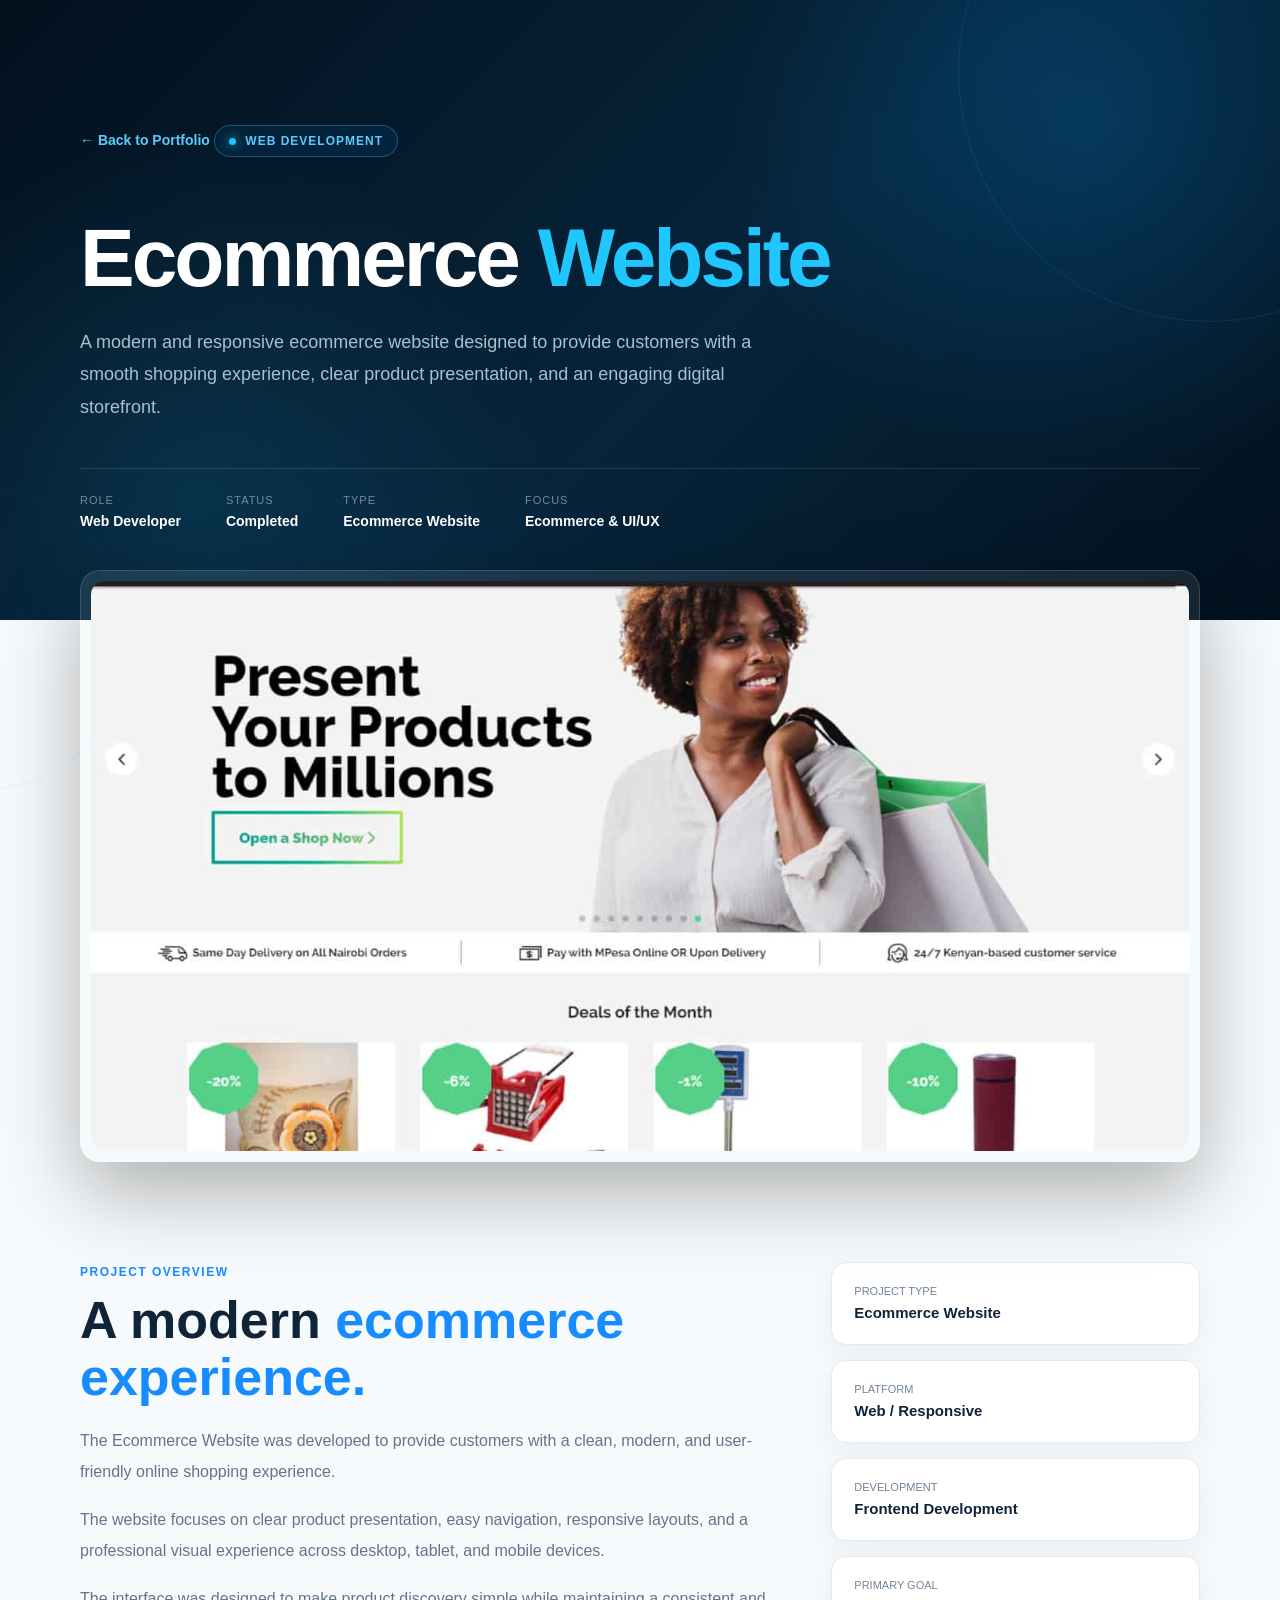
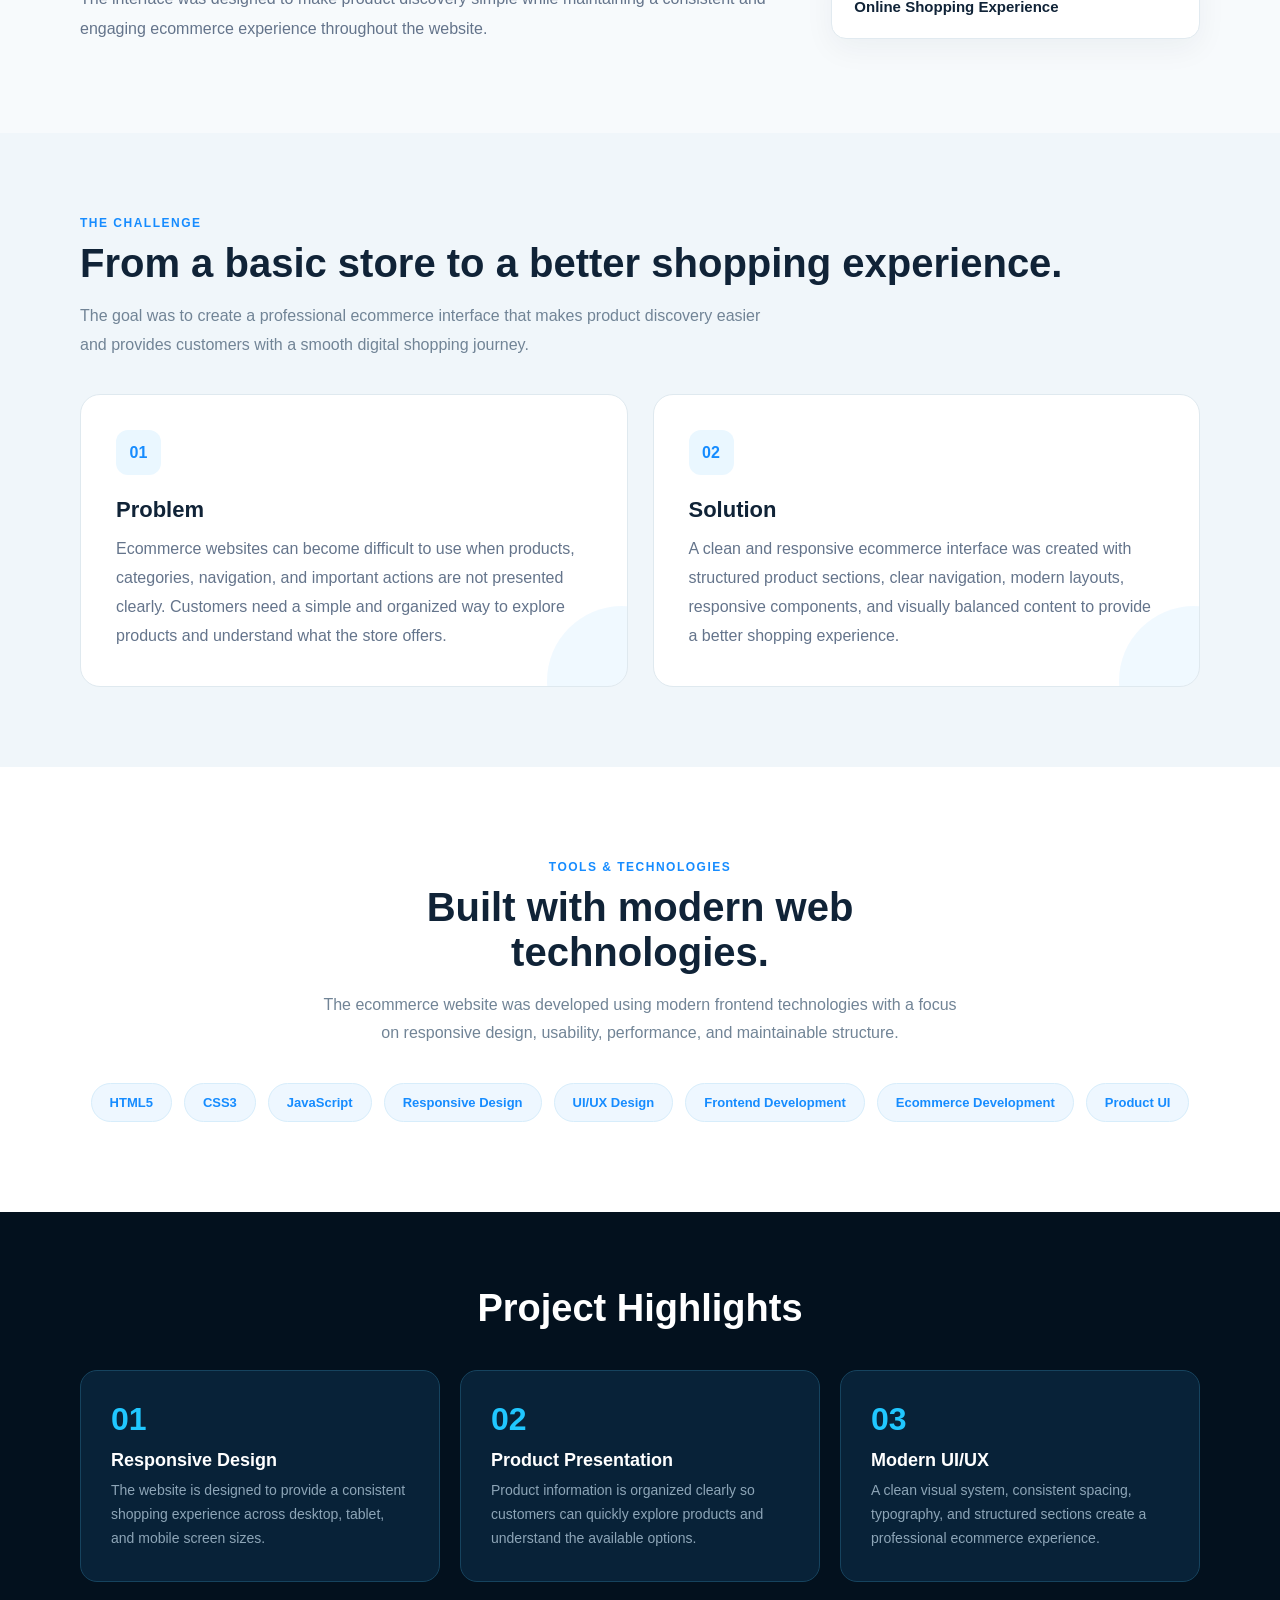
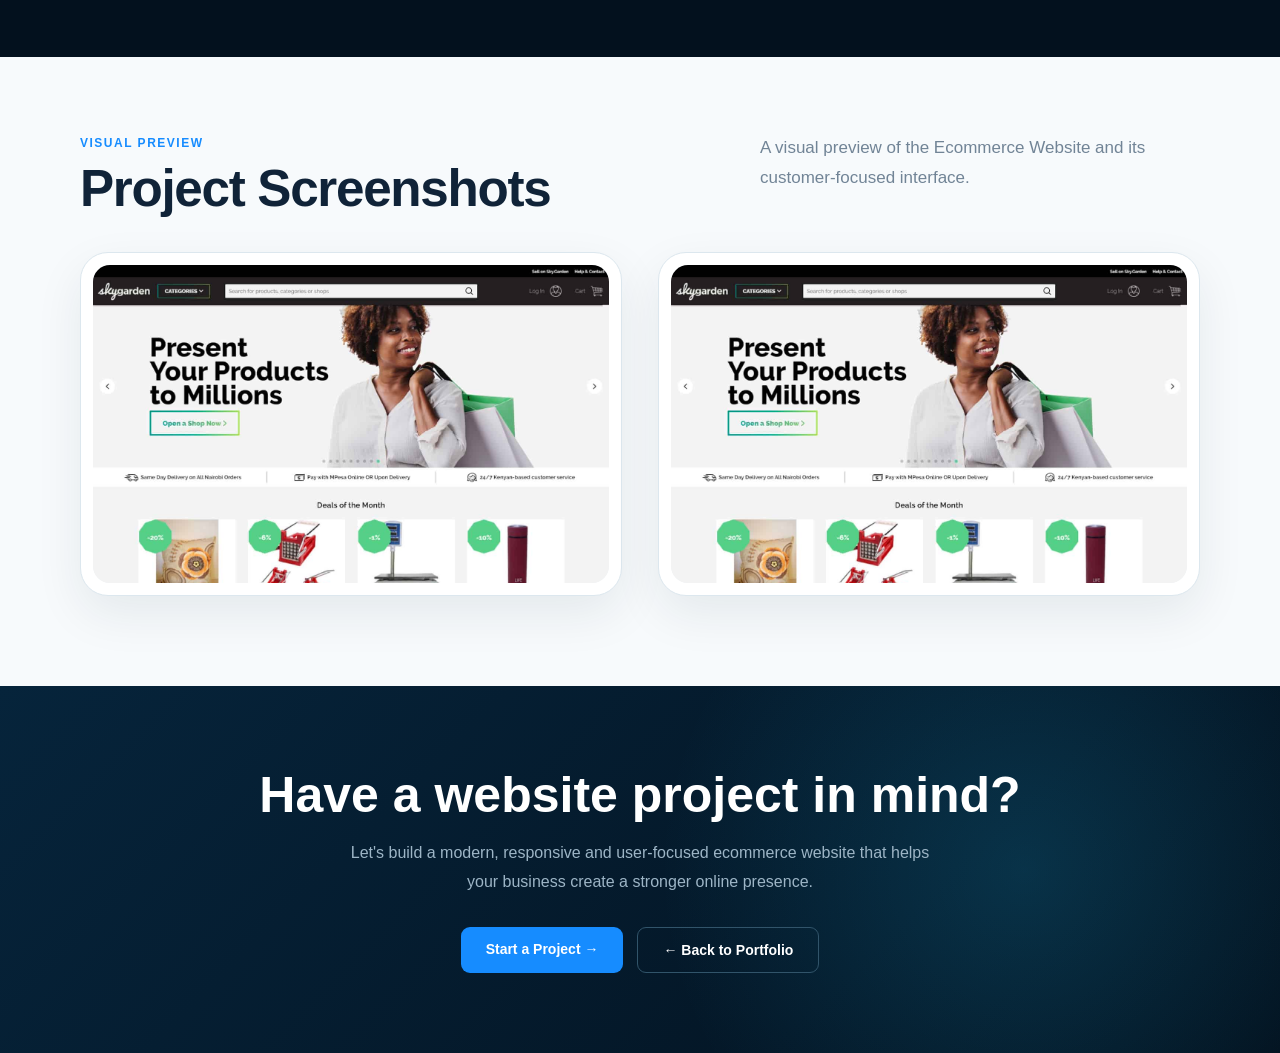
<file: quebenix-reference-website/Projects/ecommerce-website.html>
<!DOCTYPE html>
<html lang="en">

<head>
    <meta charset="UTF-8">
    <meta name="viewport" content="width=device-width, initial-scale=1.0">

    <title>Ecommerce Website | Case Study</title>

    <link rel="stylesheet" href="../style.css">

    <style>

        .case-page {
            overflow: hidden;
        }

        /* =========================
           HERO
        ========================== */

        .case-hero {
            position: relative;
            padding: 125px 0 90px;

            background:
                radial-gradient(circle at 85% 20%,
                    rgba(7, 156, 255, .20),
                    transparent 30%),
                radial-gradient(circle at 15% 80%,
                    rgba(32, 199, 255, .12),
                    transparent 30%),
                linear-gradient(135deg,
                    #03111e,
                    #06243b 55%,
                    #03111e);

            color: #fff;
        }

        .case-hero::before {
            content: "";

            position: absolute;

            width: 500px;
            height: 500px;

            border: 1px solid rgba(32, 199, 255, .12);

            border-radius: 50%;

            right: -180px;
            top: -180px;
        }

        .case-hero::after {
            content: "";

            position: absolute;

            width: 300px;
            height: 300px;

            border: 1px solid rgba(7, 156, 255, .08);

            border-radius: 50%;

            left: -170px;
            bottom: -170px;
        }

        .case-container {
            width: min(1120px, 92%);
            margin: auto;

            position: relative;
            z-index: 2;
        }

        .back-btn {
            display: inline-flex;

            align-items: center;

            gap: 8px;

            color: #5bcaff;

            font-size: 14px;
            font-weight: 600;

            margin-bottom: 45px;

            transition: .3s ease;
        }

        .back-btn:hover {
            transform: translateX(-5px);
        }

        .case-label {
            display: inline-flex;

            align-items: center;

            gap: 9px;

            padding: 8px 14px;

            border: 1px solid rgba(91, 202, 255, .3);

            border-radius: 30px;

            background: rgba(7, 156, 255, .08);

            color: #5bcaff;

            font-size: 12px;
            font-weight: 700;

            letter-spacing: 1px;

            text-transform: uppercase;
        }

        .case-label span {
            width: 7px;
            height: 7px;

            background: #20c7ff;

            border-radius: 50%;

            box-shadow: 0 0 12px #20c7ff;
        }

        .case-title {
            max-width: 900px;

            margin-top: 25px;
        }

        .case-title h1 {
            margin: 0;

            font-size: clamp(45px, 7vw, 82px);

            line-height: .98;

            letter-spacing: -3px;
        }

        .case-title h1 span {
            color: #20c7ff;
        }

        .case-description {
            max-width: 720px;

            margin-top: 28px;

            color: #a9c0d1;

            font-size: 18px;

            line-height: 1.8;
        }


        /* =========================
           META
        ========================== */

        .hero-meta {
            display: flex;

            flex-wrap: wrap;

            gap: 45px;

            margin-top: 45px;

            padding-top: 25px;

            border-top: 1px solid rgba(255, 255, 255, .12);
        }

        .meta-item small {
            display: block;

            margin-bottom: 6px;

            color: #718b9d;

            font-size: 11px;

            text-transform: uppercase;

            letter-spacing: 1px;
        }

        .meta-item strong {
            color: #fff;

            font-size: 14px;
        }


        /* =========================
           SHOWCASE
        ========================== */

        .showcase-section {
            margin-top: -50px;

            position: relative;

            z-index: 5;
        }

        .showcase-frame {
            padding: 10px;

            background: rgba(255, 255, 255, .08);

            border: 1px solid rgba(255, 255, 255, .15);

            border-radius: 20px;

            box-shadow: 0 30px 80px rgba(0, 0, 0, .30);
        }

        .showcase-inner {
            overflow: hidden;

            border-radius: 14px;

            background: #fff;
        }

        .showcase-image {
            width: 100%;

            height: 570px;

            display: block;

            object-fit: cover;
        }


        /* =========================
           OVERVIEW
        ========================== */

        .overview {
            padding: 100px 0 70px;
        }

        .overview-grid {
            display: grid;

            grid-template-columns: 1.5fr .8fr;

            gap: 60px;

            align-items: start;
        }

        .section-label {
            color: #168cff;

            font-size: 12px;
            font-weight: 800;

            letter-spacing: 1.5px;

            text-transform: uppercase;
        }

        .overview-main h2 {
            font-size: clamp(32px, 5vw, 52px);

            line-height: 1.1;

            margin: 12px 0 20px;

            color: #102337;
        }

        .overview-main h2 span {
            color: #168cff;
        }

        .overview-main p {
            color: #64748b;

            font-size: 16px;

            line-height: 1.9;

            max-width: 700px;

            margin-bottom: 18px;
        }

        .info-stack {
            display: grid;

            gap: 15px;
        }

        .info-card {
            padding: 22px;

            background: #fff;

            border: 1px solid #e1eaf0;

            border-radius: 15px;

            box-shadow:
                0 10px 30px rgba(16, 35, 55, .05);

            transition: .3s ease;
        }

        .info-card:hover {
            transform: translateY(-4px);

            border-color: #8fdcff;

            box-shadow:
                0 15px 35px rgba(7, 156, 255, .08);
        }

        .info-card small {
            display: block;

            color: #718496;

            margin-bottom: 7px;

            font-size: 11px;

            text-transform: uppercase;
        }

        .info-card strong {
            font-size: 15px;

            color: #102337;
        }


        /* =========================
           CHALLENGE
        ========================== */

        .challenge-section {
            padding: 80px 0;

            background: #f0f6fa;
        }

        .challenge-head {
            margin-bottom: 35px;
        }

        .challenge-head h2 {
            font-size: 40px;

            margin: 10px 0;
        }

        .challenge-head p {
            max-width: 700px;

            color: #718496;

            line-height: 1.8;
        }

        .challenge-grid {
            display: grid;

            grid-template-columns: 1fr 1fr;

            gap: 25px;
        }

        .challenge-card {
            position: relative;

            padding: 35px;

            border-radius: 20px;

            background: #fff;

            border: 1px solid #dfe9ef;

            overflow: hidden;

            transition: .3s ease;
        }

        .challenge-card:hover {
            transform: translateY(-5px);

            border-color: #8fdcff;

            box-shadow:
                0 15px 40px rgba(7, 156, 255, .08);
        }

        .challenge-card::after {
            content: "";

            position: absolute;

            width: 150px;
            height: 150px;

            border-radius: 50%;

            right: -70px;
            bottom: -70px;

            background: rgba(7, 156, 255, .06);
        }

        .challenge-icon {
            width: 45px;
            height: 45px;

            display: flex;

            align-items: center;
            justify-content: center;

            border-radius: 12px;

            background: #eaf7ff;

            color: #168cff;

            font-weight: 800;

            margin-bottom: 22px;
        }

        .challenge-card h3 {
            font-size: 22px;

            margin: 0 0 12px;
        }

        .challenge-card p {
            color: #64748b;

            line-height: 1.8;

            margin: 0;
        }


        /* =========================
           TECHNOLOGIES
        ========================== */

        .technology-section {
            padding: 90px 0;

            background: #fff;
        }

        .technology-head {
            text-align: center;

            max-width: 650px;

            margin: auto;
        }

        .technology-head h2 {
            font-size: 40px;

            margin: 10px 0 15px;
        }

        .technology-head p {
            color: #718496;

            line-height: 1.8;
        }

        .technologies {
            display: flex;

            justify-content: center;

            flex-wrap: wrap;

            gap: 12px;

            margin-top: 35px;
        }

        .tech {
            padding: 11px 18px;

            border-radius: 30px;

            background: #eef7ff;

            border: 1px solid #d7edfb;

            color: #168cff;

            font-size: 13px;

            font-weight: 700;

            transition: .3s ease;
        }

        .tech:hover {
            transform: translateY(-3px);

            background: #e1f3ff;
        }


        /* =========================
           HIGHLIGHTS
        ========================== */

        .highlights {
            padding: 75px 0;

            background: #03111e;

            color: #fff;
        }

        .highlights h2 {
            text-align: center;

            font-size: 38px;

            margin: 0 0 40px;
        }

        .highlight-grid {
            display: grid;

            grid-template-columns: repeat(3, 1fr);

            gap: 20px;
        }

        .highlight-card {
            padding: 30px;

            border: 1px solid #16435e;

            border-radius: 17px;

            background: #082238;

            transition: .3s ease;
        }

        .highlight-card:hover {
            transform: translateY(-7px);

            border-color: #168cff;
        }

        .highlight-number {
            font-size: 32px;

            color: #20c7ff;

            font-weight: 800;
        }

        .highlight-card h3 {
            font-size: 18px;

            margin: 12px 0 8px;
        }

        .highlight-card p {
            color: #8da5b7;

            font-size: 14px;

            line-height: 1.7;

            margin: 0;
        }


        /* =========================
           SCREENSHOTS
        ========================== */

        .screenshots {
            padding: 100px 0;

            background: #f7fafc;
        }

        .screenshots-head {
            display: flex;

            justify-content: space-between;

            align-items: end;

            gap: 30px;

            margin-bottom: 35px;
        }

        .screenshots-head h2 {
            font-size: 40px;

            margin: 10px 0 0;
        }

        .screenshots-head p {
            color: #718496;

            max-width: 420px;

            line-height: 1.7;
        }

        .screenshot-grid {
            display: grid;

            grid-template-columns: repeat(2, 1fr);

            gap: 25px;
        }

        .screenshot-card {
            padding: 8px;

            background: #fff;

            border: 1px solid #dce7ee;

            border-radius: 18px;

            box-shadow:
                0 15px 40px rgba(16, 35, 55, .08);

            overflow: hidden;

            transition: .3s ease;
        }

        .screenshot-card:hover {
            transform: translateY(-6px);

            box-shadow:
                0 22px 50px rgba(16, 35, 55, .13);
        }

        .screenshot-card img {
            width: 100%;

            height: 350px;

            display: block;

            object-fit: cover;

            border-radius: 12px;
        }


        /* =========================
           CTA
        ========================== */

        .case-cta {
            padding: 80px 0;

            background:
                radial-gradient(circle at 80% 50%,
                    rgba(32, 199, 255, .16),
                    transparent 35%),
                linear-gradient(135deg,
                    #06243b,
                    #03111e);

            color: #fff;

            text-align: center;
        }

        .case-cta h2 {
            font-size: clamp(32px, 5vw, 50px);

            margin: 0 0 15px;
        }

        .case-cta p {
            color: #9db5c6;

            max-width: 600px;

            margin: auto;

            line-height: 1.8;
        }

        .case-actions {
            display: flex;

            justify-content: center;

            flex-wrap: wrap;

            gap: 14px;

            margin-top: 30px;
        }

        .case-btn {
            display: inline-block;

            padding: 14px 25px;

            border-radius: 9px;

            background: #168cff;

            color: #fff;

            font-size: 14px;

            font-weight: 700;

            transition: .3s ease;
        }

        .case-btn:hover {
            transform: translateY(-3px);

            box-shadow:
                0 10px 25px rgba(7, 156, 255, .25);
        }

        .case-btn.secondary {
            background: transparent;

            border: 1px solid #31546a;
        }

        .case-btn.secondary:hover {
            border-color: #20c7ff;
        }


        /* =========================
           RESPONSIVE
        ========================== */

        @media(max-width: 900px) {

            .overview-grid {
                grid-template-columns: 1fr;

                gap: 35px;
            }

            .highlight-grid {
                grid-template-columns: 1fr;
            }

            .hero-meta {
                gap: 25px;
            }

            .showcase-image {
                height: 450px;
            }
        }


        @media(max-width: 700px) {

            .case-hero {
                padding: 105px 0 75px;
            }

            .case-title h1 {
                letter-spacing: -1.5px;
            }

            .case-description {
                font-size: 16px;
            }

            .challenge-grid,
            .screenshot-grid {
                grid-template-columns: 1fr;
            }

            .screenshots-head {
                display: block;
            }

            .screenshots-head p {
                margin-top: 15px;
            }

            .overview,
            .screenshots {
                padding: 70px 0;
            }

            .showcase-image {
                height: 330px;
            }

            .screenshot-card img {
                height: 300px;
            }
        }


        @media(max-width: 500px) {

            .case-container {
                width: 92%;
            }

            .case-hero {
                padding: 90px 0 65px;
            }

            .back-btn {
                margin-bottom: 32px;
            }

            .case-title h1 {
                font-size: 48px;

                line-height: 1;

                letter-spacing: -2px;
            }

            .case-description {
                font-size: 15px;

                line-height: 1.7;

                margin-top: 22px;
            }

            .hero-meta {
                display: grid;

                grid-template-columns: 1fr 1fr;

                gap: 22px 15px;

                margin-top: 35px;
            }

            .meta-item strong {
                font-size: 12px;
            }

            .showcase-section {
                margin-top: -30px;
            }

            .showcase-frame {
                padding: 7px;

                border-radius: 15px;
            }

            .showcase-inner {
                border-radius: 10px;
            }

            .showcase-image {
                height: 280px;

                border-radius: 10px;
            }

            .overview {
                padding: 70px 0 55px;
            }

            .overview-main h2 {
                font-size: 34px;

                letter-spacing: -1.5px;
            }

            .overview-main p {
                font-size: 15px;

                line-height: 1.8;
            }

            .info-card {
                padding: 19px;
            }

            .challenge-section {
                padding: 65px 0;
            }

            .challenge-head h2 {
                font-size: 32px;

                line-height: 1.15;
            }

            .challenge-card {
                padding: 28px;
            }

            .challenge-card h3 {
                font-size: 20px;
            }

            .challenge-card p {
                font-size: 14px;
            }

            .technology-section {
                padding: 70px 0;
            }

            .technology-head h2 {
                font-size: 32px;

                line-height: 1.15;
            }

            .tech {
                padding: 9px 14px;

                font-size: 12px;
            }

            .highlights {
                padding: 65px 0;
            }

            .highlights h2 {
                font-size: 32px;
            }

            .highlight-card {
                padding: 26px;
            }

            .screenshots {
                padding: 70px 0;
            }

            .screenshots-head h2 {
                font-size: 32px;
            }

            .screenshot-card img {
                height: 250px;
            }

            .case-cta {
                padding: 70px 0;
            }

            .case-cta h2 {
                font-size: 34px;

                line-height: 1.15;
            }

            .case-cta p {
                font-size: 14px;
            }

            .case-actions {
                flex-direction: column;
            }

            .case-btn {
                width: 100%;
            }
        }


        @media(max-width: 360px) {

            .case-title h1 {
                font-size: 41px;
            }

            .hero-meta {
                grid-template-columns: 1fr;
            }

            .showcase-image {
                height: 230px;
            }

            .screenshot-card img {
                height: 220px;
            }
        }

    
        /* Reference-matched project screenshot gallery */
        .screenshots {
            padding: 76px 0 90px;
            background: #f7fafc;
        }
        .screenshots-head {
            display: flex;
            justify-content: space-between;
            align-items: flex-start;
            gap: 30px;
            margin-bottom: 35px;
        }
        .screenshots-head h2 {
            color: #102338;
            font-size: clamp(34px, 4vw, 58px);
            line-height: 1.1;
            margin: 10px 0 0;
            letter-spacing: -1.3px;
        }
        .screenshots-head p {
            color: #718496;
            max-width: 440px;
            margin: 0;
            line-height: 1.8;
            font-size: 17px;
        }
        .screenshot-grid {
            display: grid;
            grid-template-columns: repeat(2, minmax(0, 1fr));
            gap: 36px;
            align-items: stretch;
        }
        .screenshot-card {
            min-width: 0;
            padding: 12px;
            background: #fff;
            border: 1px solid #dce7ee;
            border-radius: 28px;
            box-shadow: 0 18px 48px rgba(16, 35, 55, .08);
            overflow: hidden;
            transition: transform .25s ease, box-shadow .25s ease;
        }
        .screenshot-card:hover {
            transform: translateY(-3px);
            box-shadow: 0 24px 54px rgba(16, 35, 55, .12);
        }
        .screenshot-card img {
            display: block;
            width: 100%;
            height: auto;
            aspect-ratio: 1.62 / 1;
            object-fit: cover;
            object-position: top center;
            background: #f1f5f9;
            border-radius: 17px;
        }
        @media (max-width: 760px) {
            .screenshots { padding: 58px 0 65px; }
            .screenshots-head { display: block; }
            .screenshots-head p { margin-top: 18px; font-size: 15px; }
            .screenshot-grid { grid-template-columns: 1fr; gap: 22px; }
            .screenshot-card { padding: 8px; border-radius: 20px; }
            .screenshot-card img { aspect-ratio: 1.45 / 1; border-radius: 13px; }
        }

    </style>

</head>


<body>

    <main class="case-page">


        <!-- =========================
             HERO
        ========================== -->

        <section class="case-hero">

            <div class="case-container">

                <a href="../index.html#portfolio" class="back-btn">
                    ← Back to Portfolio
                </a>


                <div class="case-label">

                    <span></span>

                    Web Development

                </div>


                <div class="case-title">

                    <h1>
                        Ecommerce
                        <span>Website</span>
                    </h1>


                    <p class="case-description">

                        A modern and responsive ecommerce website designed
                        to provide customers with a smooth shopping experience,
                        clear product presentation, and an engaging digital
                        storefront.

                    </p>

                </div>


                <div class="hero-meta">

                    <div class="meta-item">

                        <small>
                            Role
                        </small>

                        <strong>
                            Web Developer
                        </strong>

                    </div>


                    <div class="meta-item">

                        <small>
                            Status
                        </small>

                        <strong>
                            Completed
                        </strong>

                    </div>


                    <div class="meta-item">

                        <small>
                            Type
                        </small>

                        <strong>
                            Ecommerce Website
                        </strong>

                    </div>


                    <div class="meta-item">

                        <small>
                            Focus
                        </small>

                        <strong>
                            Ecommerce & UI/UX
                        </strong>

                    </div>

                </div>

            </div>

        </section>


        <!-- =========================
             SHOWCASE
        ========================== -->

        <section class="showcase-section">

            <div class="case-container">

                <div class="showcase-frame">

                    <div class="showcase-inner">

                        <img
                            src="../assets/banner.jpg"
                            alt="Ecommerce Website"
                            class="showcase-image">

                    </div>

                </div>

            </div>

        </section>


        <!-- =========================
             PROJECT OVERVIEW
        ========================== -->

        <section class="overview">

            <div class="case-container">

                <div class="overview-grid">


                    <div class="overview-main">

                        <span class="section-label">
                            Project Overview
                        </span>


                        <h2>

                            A modern
                            <span>
                                ecommerce experience.
                            </span>

                        </h2>


                        <p>

                            The Ecommerce Website was developed to provide
                            customers with a clean, modern, and user-friendly
                            online shopping experience.

                        </p>


                        <p>

                            The website focuses on clear product presentation,
                            easy navigation, responsive layouts, and a
                            professional visual experience across desktop,
                            tablet, and mobile devices.

                        </p>


                        <p>

                            The interface was designed to make product
                            discovery simple while maintaining a consistent
                            and engaging ecommerce experience throughout
                            the website.

                        </p>

                    </div>


                    <div class="info-stack">


                        <div class="info-card">

                            <small>
                                Project Type
                            </small>

                            <strong>
                                Ecommerce Website
                            </strong>

                        </div>


                        <div class="info-card">

                            <small>
                                Platform
                            </small>

                            <strong>
                                Web / Responsive
                            </strong>

                        </div>


                        <div class="info-card">

                            <small>
                                Development
                            </small>

                            <strong>
                                Frontend Development
                            </strong>

                        </div>


                        <div class="info-card">

                            <small>
                                Primary Goal
                            </small>

                            <strong>
                                Online Shopping Experience
                            </strong>

                        </div>


                    </div>

                </div>

            </div>

        </section>


        <!-- =========================
             PROBLEM / SOLUTION
        ========================== -->

        <section class="challenge-section">

            <div class="case-container">


                <div class="challenge-head">

                    <span class="section-label">
                        The Challenge
                    </span>


                    <h2>
                        From a basic store
                        to a better shopping experience.
                    </h2>


                    <p>

                        The goal was to create a professional ecommerce
                        interface that makes product discovery easier
                        and provides customers with a smooth digital
                        shopping journey.

                    </p>

                </div>


                <div class="challenge-grid">


                    <div class="challenge-card">

                        <div class="challenge-icon">
                            01
                        </div>


                        <h3>
                            Problem
                        </h3>


                        <p>

                            Ecommerce websites can become difficult to use
                            when products, categories, navigation, and
                            important actions are not presented clearly.
                            Customers need a simple and organized way to
                            explore products and understand what the store
                            offers.

                        </p>

                    </div>


                    <div class="challenge-card">

                        <div class="challenge-icon">
                            02
                        </div>


                        <h3>
                            Solution
                        </h3>


                        <p>

                            A clean and responsive ecommerce interface was
                            created with structured product sections,
                            clear navigation, modern layouts, responsive
                            components, and visually balanced content to
                            provide a better shopping experience.

                        </p>

                    </div>


                </div>

            </div>

        </section>


        <!-- =========================
             TECHNOLOGIES
        ========================== -->

        <section class="technology-section">

            <div class="case-container">


                <div class="technology-head">

                    <span class="section-label">
                        Tools & Technologies
                    </span>


                    <h2>
                        Built with modern
                        web technologies.
                    </h2>


                    <p>

                        The ecommerce website was developed using modern
                        frontend technologies with a focus on responsive
                        design, usability, performance, and maintainable
                        structure.

                    </p>

                </div>


                <div class="technologies">

                    <span class="tech">
                        HTML5
                    </span>

                    <span class="tech">
                        CSS3
                    </span>

                    <span class="tech">
                        JavaScript
                    </span>

                    <span class="tech">
                        Responsive Design
                    </span>

                    <span class="tech">
                        UI/UX Design
                    </span>

                    <span class="tech">
                        Frontend Development
                    </span>

                    <span class="tech">
                        Ecommerce Development
                    </span>

                    <span class="tech">
                        Product UI
                    </span>

                </div>

            </div>

        </section>


        <!-- =========================
             PROJECT HIGHLIGHTS
        ========================== -->

        <section class="highlights">

            <div class="case-container">

                <h2>
                    Project Highlights
                </h2>


                <div class="highlight-grid">


                    <div class="highlight-card">

                        <div class="highlight-number">
                            01
                        </div>


                        <h3>
                            Responsive Design
                        </h3>


                        <p>

                            The website is designed to provide a consistent
                            shopping experience across desktop, tablet,
                            and mobile screen sizes.

                        </p>

                    </div>


                    <div class="highlight-card">

                        <div class="highlight-number">
                            02
                        </div>


                        <h3>
                            Product Presentation
                        </h3>


                        <p>

                            Product information is organized clearly so
                            customers can quickly explore products and
                            understand the available options.

                        </p>

                    </div>


                    <div class="highlight-card">

                        <div class="highlight-number">
                            03
                        </div>


                        <h3>
                            Modern UI/UX
                        </h3>


                        <p>

                            A clean visual system, consistent spacing,
                            typography, and structured sections create
                            a professional ecommerce experience.

                        </p>

                    </div>


                </div>

            </div>

        </section>


        <!-- =========================
             SCREENSHOTS
        ========================== -->

        <section class="screenshots">
    <div class="case-container">
        <div class="screenshots-head">

                    <div>

                        <span class="section-label">
                            Visual Preview
                        </span>


                        <h2>
                            Project Screenshots
                        </h2>

                    </div>


                    <p>

                        A visual preview of the Ecommerce Website and
                        its customer-focused interface.

                    </p>

                </div>
        <div class="screenshot-grid">
            <div class="screenshot-card"><img src="../assets/banner.jpg" alt="Ecommerce Website Homepage" loading="lazy"></div>
            <div class="screenshot-card"><img src="../assets/banner.jpg" alt="Ecommerce Website Screenshot 2" loading="lazy"></div>
        </div>
    </div>
</section>


        <!-- =========================
             CTA
        ========================== -->

        <section class="case-cta">

            <div class="case-container">


                <h2>
                    Have a website project in mind?
                </h2>


                <p>

                    Let's build a modern, responsive and user-focused
                    ecommerce website that helps your business create
                    a stronger online presence.

                </p>


                <div class="case-actions">


                    <a
                        href="../index.html#contact"
                        class="case-btn">

                        Start a Project →

                    </a>


                    <a
                        href="../index.html#portfolio"
                        class="case-btn secondary">

                        ← Back to Portfolio

                    </a>


                </div>

            </div>

        </section>


    </main>

</body>

</html>
</file>
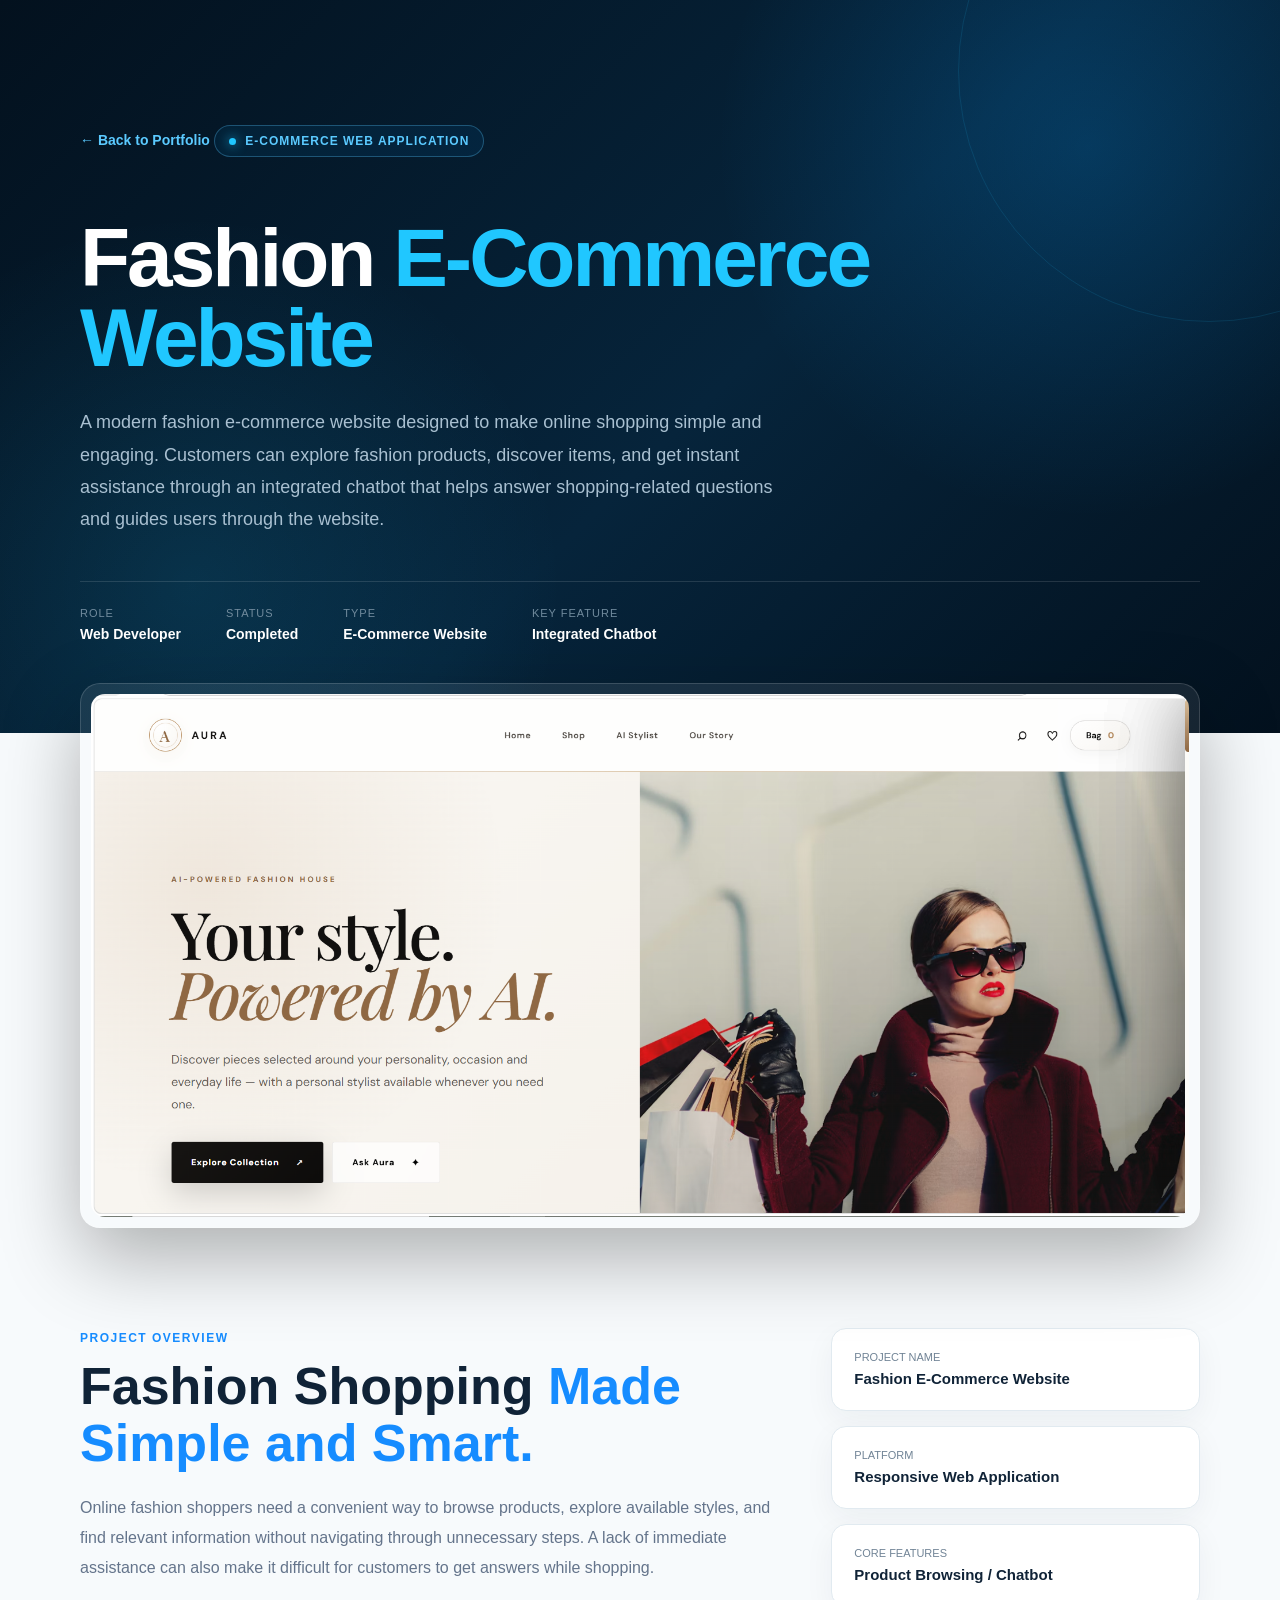
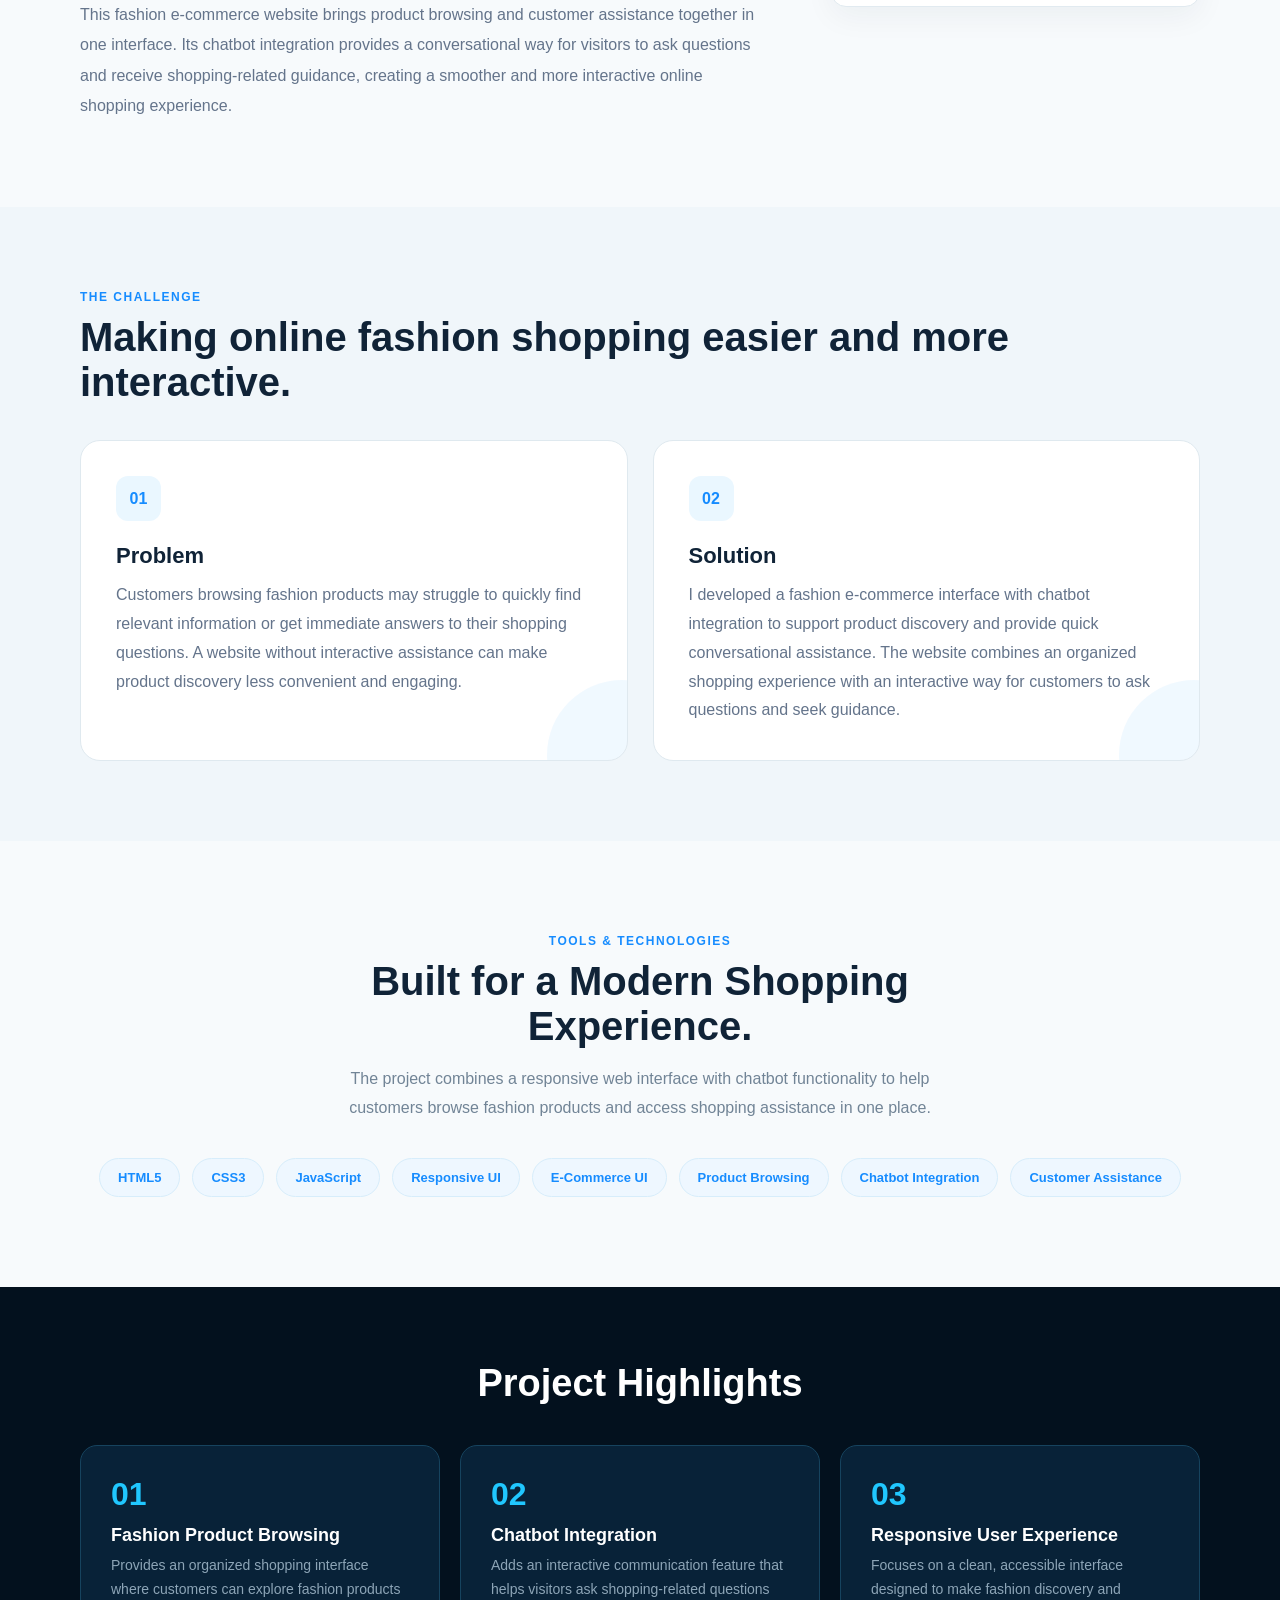
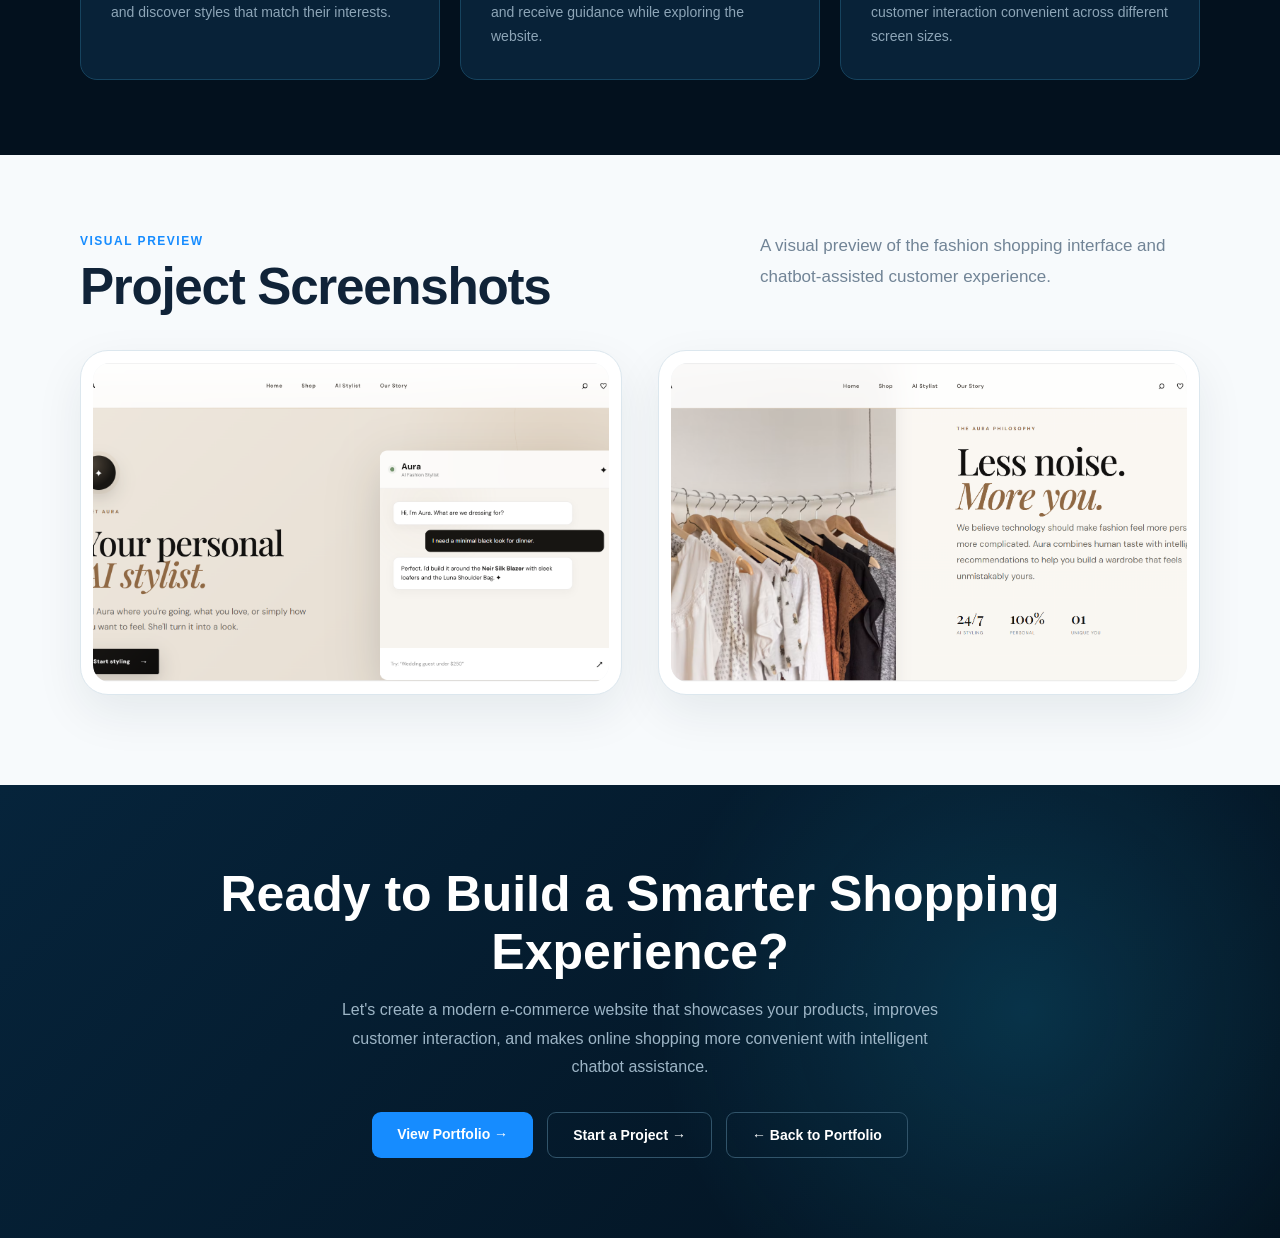
<file: quebenix-reference-website/Projects/Fahion website.html>
<!DOCTYPE html>
<html lang="en">

<head>
    <meta charset="UTF-8">
    <meta name="viewport" content="width=device-width, initial-scale=1.0">

    <title>Fashion E-Commerce Website | Case Study</title>

    <link rel="stylesheet" href="../style.css">

    <style>
        .case-page { overflow: hidden; }

        .case-hero {
            position: relative;
            padding: 125px 0 90px;
            background:
                radial-gradient(circle at 85% 20%, rgba(7,156,255,.20), transparent 30%),
                radial-gradient(circle at 15% 80%, rgba(32,199,255,.12), transparent 30%),
                linear-gradient(135deg, #03111e, #06243b 55%, #03111e);
            color: #fff;
        }

        .case-hero::before {
            content: "";
            position: absolute;
            width: 500px;
            height: 500px;
            border: 1px solid rgba(32,199,255,.12);
            border-radius: 50%;
            right: -180px;
            top: -180px;
        }

        .case-container {
            width: min(1120px, 92%);
            margin: auto;
            position: relative;
            z-index: 2;
        }

        .back-btn {
            display: inline-flex;
            align-items: center;
            gap: 8px;
            color: #5bcaff;
            font-size: 14px;
            font-weight: 600;
            margin-bottom: 45px;
            transition: .3s ease;
        }

        .back-btn:hover { transform: translateX(-5px); }

        .case-label {
            display: inline-flex;
            align-items: center;
            gap: 9px;
            padding: 8px 14px;
            border: 1px solid rgba(91,202,255,.3);
            border-radius: 30px;
            background: rgba(7,156,255,.08);
            color: #5bcaff;
            font-size: 12px;
            font-weight: 700;
            letter-spacing: 1px;
            text-transform: uppercase;
        }

        .case-label span {
            width: 7px;
            height: 7px;
            background: #20c7ff;
            border-radius: 50%;
            box-shadow: 0 0 12px #20c7ff;
        }

        .case-title { max-width: 900px; margin-top: 25px; }

        .case-title h1 {
            font-size: clamp(45px, 7vw, 82px);
            line-height: .98;
            margin: 0;
            letter-spacing: -3px;
        }

        .case-title h1 span { color: #20c7ff; }

        .case-description {
            max-width: 720px;
            margin-top: 28px;
            color: #a9c0d1;
            font-size: 18px;
            line-height: 1.8;
        }

        .hero-meta {
            display: flex;
            flex-wrap: wrap;
            gap: 45px;
            margin-top: 45px;
            padding-top: 25px;
            border-top: 1px solid rgba(255,255,255,.12);
        }

        .meta-item small {
            display: block;
            color: #718b9d;
            font-size: 11px;
            text-transform: uppercase;
            letter-spacing: 1px;
            margin-bottom: 6px;
        }

        .meta-item strong { color: #fff; font-size: 14px; }

        .showcase-section {
            margin-top: -50px;
            position: relative;
            z-index: 5;
        }

        .showcase-frame {
            padding: 10px;
            background: rgba(255,255,255,.08);
            border: 1px solid rgba(255,255,255,.15);
            border-radius: 20px;
            box-shadow: 0 30px 80px rgba(0,0,0,.30);
        }

        .showcase-inner {
            overflow: hidden;
            border-radius: 14px;
            background: #fff;
        }

        .showcase-image { width: 100%; display: block; }

        .overview { padding: 100px 0 70px; }

        .overview-grid {
            display: grid;
            grid-template-columns: 1.5fr .8fr;
            gap: 60px;
            align-items: start;
        }

        .section-label {
            color: #168cff;
            font-size: 12px;
            font-weight: 800;
            letter-spacing: 1.5px;
            text-transform: uppercase;
        }

        .overview-main h2 {
            font-size: clamp(32px, 5vw, 52px);
            line-height: 1.1;
            margin: 12px 0 20px;
            color: #102337;
        }

        .overview-main h2 span { color: #168cff; }

        .overview-main p {
            color: #64748b;
            font-size: 16px;
            line-height: 1.9;
            max-width: 700px;
        }

        .info-stack { display: grid; gap: 15px; }

        .info-card {
            padding: 22px;
            background: #fff;
            border: 1px solid #e1eaf0;
            border-radius: 15px;
            box-shadow: 0 10px 30px rgba(16,35,55,.05);
        }

        .info-card small {
            color: #718496;
            display: block;
            margin-bottom: 7px;
            font-size: 11px;
            text-transform: uppercase;
        }

        .info-card strong { font-size: 15px; color: #102337; }

        .challenge-section {
            padding: 80px 0;
            background: #f0f6fa;
        }

        .challenge-head { margin-bottom: 35px; }

        .challenge-head h2 {
            font-size: 40px;
            margin: 10px 0;
        }

        .challenge-grid {
            display: grid;
            grid-template-columns: 1fr 1fr;
            gap: 25px;
        }

        .challenge-card {
            position: relative;
            padding: 35px;
            border-radius: 20px;
            background: #fff;
            border: 1px solid #dfe9ef;
            overflow: hidden;
        }

        .challenge-card::after {
            content: "";
            position: absolute;
            width: 150px;
            height: 150px;
            border-radius: 50%;
            right: -70px;
            bottom: -70px;
            background: rgba(7,156,255,.06);
        }

        .challenge-icon {
            width: 45px;
            height: 45px;
            display: flex;
            align-items: center;
            justify-content: center;
            border-radius: 12px;
            background: #eaf7ff;
            color: #168cff;
            font-weight: 800;
            margin-bottom: 22px;
        }

        .challenge-card h3 {
            font-size: 22px;
            margin: 0 0 12px;
        }

        .challenge-card p {
            color: #64748b;
            line-height: 1.8;
            margin: 0;
        }

        .technology-section { padding: 90px 0; }

        .technology-head {
            text-align: center;
            max-width: 650px;
            margin: auto;
        }

        .technology-head h2 {
            font-size: 40px;
            margin: 10px 0 15px;
        }

        .technology-head p { color: #718496; line-height: 1.8; }

        .technologies {
            display: flex;
            justify-content: center;
            flex-wrap: wrap;
            gap: 12px;
            margin-top: 35px;
        }

        .tech {
            padding: 11px 18px;
            border-radius: 30px;
            background: #eef7ff;
            border: 1px solid #d7edfb;
            color: #168cff;
            font-size: 13px;
            font-weight: 700;
            transition: .3s ease;
        }

        .tech:hover {
            transform: translateY(-3px);
            background: #e1f3ff;
        }

        .highlights {
            padding: 75px 0;
            background: #03111e;
            color: #fff;
        }

        .highlights h2 {
            text-align: center;
            font-size: 38px;
            margin: 0 0 40px;
        }

        .highlight-grid {
            display: grid;
            grid-template-columns: repeat(3, 1fr);
            gap: 20px;
        }

        .highlight-card {
            padding: 30px;
            border: 1px solid #16435e;
            border-radius: 17px;
            background: #082238;
            transition: .3s ease;
        }

        .highlight-card:hover {
            transform: translateY(-7px);
            border-color: #168cff;
        }

        .highlight-number {
            font-size: 32px;
            color: #20c7ff;
            font-weight: 800;
        }

        .highlight-card h3 {
            font-size: 18px;
            margin: 12px 0 8px;
        }

        .highlight-card p {
            color: #8da5b7;
            font-size: 14px;
            line-height: 1.7;
            margin: 0;
        }

        .screenshots { padding: 100px 0; }

        .screenshots-head {
            display: flex;
            justify-content: space-between;
            align-items: end;
            gap: 30px;
            margin-bottom: 35px;
        }

        .screenshots-head h2 {
            font-size: 40px;
            margin: 10px 0 0;
        }

        .screenshots-head p {
            color: #718496;
            max-width: 420px;
            line-height: 1.7;
        }

        .screenshot-grid {
            display: grid;
            grid-template-columns: repeat(2, 1fr);
            gap: 25px;
        }

        .screenshot-card {
            padding: 8px;
            background: #fff;
            border: 1px solid #dce7ee;
            border-radius: 18px;
            box-shadow: 0 15px 40px rgba(16,35,55,.08);
            overflow: hidden;
            transition: .3s ease;
        }

        .screenshot-card:hover {
            transform: translateY(-6px);
            box-shadow: 0 22px 50px rgba(16,35,55,.13);
        }

        .screenshot-card img {
            width: 100%;
            display: block;
            border-radius: 12px;
        }

        .case-cta {
            padding: 80px 0;
            background:
                radial-gradient(circle at 80% 50%, rgba(32,199,255,.16), transparent 35%),
                linear-gradient(135deg, #06243b, #03111e);
            color: #fff;
            text-align: center;
        }

        .case-cta h2 {
            font-size: clamp(32px, 5vw, 50px);
            margin: 0 0 15px;
        }

        .case-cta p {
            color: #9db5c6;
            max-width: 600px;
            margin: auto;
            line-height: 1.8;
        }

        .case-actions {
            display: flex;
            justify-content: center;
            flex-wrap: wrap;
            gap: 14px;
            margin-top: 30px;
        }

        .case-btn {
            display: inline-block;
            padding: 14px 25px;
            border-radius: 9px;
            background: #168cff;
            color: #fff;
            font-size: 14px;
            font-weight: 700;
            transition: .3s ease;
        }

        .case-btn:hover {
            transform: translateY(-3px);
            box-shadow: 0 10px 25px rgba(7,156,255,.25);
        }

        .case-btn.secondary {
            background: transparent;
            border: 1px solid #31546a;
        }

        .case-btn.secondary:hover { border-color: #20c7ff; }

        @media(max-width:900px) {
            .overview-grid {
                grid-template-columns: 1fr;
                gap: 35px;
            }

            .highlight-grid { grid-template-columns: 1fr; }
            .hero-meta { gap: 25px; }
        }

        @media(max-width:700px) {
            .case-hero { padding: 105px 0 75px; }
            .case-title h1 { letter-spacing: -1.5px; }
            .case-description { font-size: 16px; }

            .challenge-grid,
            .screenshot-grid { grid-template-columns: 1fr; }

            .screenshots-head { display: block; }
            .screenshots-head p { margin-top: 15px; }

            .overview,
            .screenshots { padding: 70px 0; }
        }
    
        /* Reference-matched project screenshot gallery */
        .screenshots {
            padding: 76px 0 90px;
            background: #f7fafc;
        }
        .screenshots-head {
            display: flex;
            justify-content: space-between;
            align-items: flex-start;
            gap: 30px;
            margin-bottom: 35px;
        }
        .screenshots-head h2 {
            color: #102338;
            font-size: clamp(34px, 4vw, 58px);
            line-height: 1.1;
            margin: 10px 0 0;
            letter-spacing: -1.3px;
        }
        .screenshots-head p {
            color: #718496;
            max-width: 440px;
            margin: 0;
            line-height: 1.8;
            font-size: 17px;
        }
        .screenshot-grid {
            display: grid;
            grid-template-columns: repeat(2, minmax(0, 1fr));
            gap: 36px;
            align-items: stretch;
        }
        .screenshot-card {
            min-width: 0;
            padding: 12px;
            background: #fff;
            border: 1px solid #dce7ee;
            border-radius: 28px;
            box-shadow: 0 18px 48px rgba(16, 35, 55, .08);
            overflow: hidden;
            transition: transform .25s ease, box-shadow .25s ease;
        }
        .screenshot-card:hover {
            transform: translateY(-3px);
            box-shadow: 0 24px 54px rgba(16, 35, 55, .12);
        }
        .screenshot-card img {
            display: block;
            width: 100%;
            height: auto;
            aspect-ratio: 1.62 / 1;
            object-fit: cover;
            object-position: top center;
            background: #f1f5f9;
            border-radius: 17px;
        }
        @media (max-width: 760px) {
            .screenshots { padding: 58px 0 65px; }
            .screenshots-head { display: block; }
            .screenshots-head p { margin-top: 18px; font-size: 15px; }
            .screenshot-grid { grid-template-columns: 1fr; gap: 22px; }
            .screenshot-card { padding: 8px; border-radius: 20px; }
            .screenshot-card img { aspect-ratio: 1.45 / 1; border-radius: 13px; }
        }

    </style>
</head>

<body>

<main class="case-page">

    <!-- HERO -->
    <section class="case-hero">
        <div class="case-container">

            <a href="../index.html#portfolio" class="back-btn">
                ← Back to Portfolio
            </a>

            <div class="case-label">
                <span></span>
                E-Commerce Web Application
            </div>

            <div class="case-title">
                <h1>
                    Fashion
                    <span>E-Commerce Website</span>
                </h1>

                <p class="case-description">
                    A modern fashion e-commerce website designed to make online
                    shopping simple and engaging. Customers can explore fashion
                    products, discover items, and get instant assistance through
                    an integrated chatbot that helps answer shopping-related
                    questions and guides users through the website.
                </p>
            </div>

            <div class="hero-meta">
                <div class="meta-item">
                    <small>Role</small>
                    <strong>Web Developer</strong>
                </div>

                <div class="meta-item">
                    <small>Status</small>
                    <strong>Completed</strong>
                </div>

                <div class="meta-item">
                    <small>Type</small>
                    <strong>E-Commerce Website</strong>
                </div>

                <div class="meta-item">
                    <small>Key Feature</small>
                    <strong>Integrated Chatbot</strong>
                </div>

            </div>
        </div>
    </section>

    <!-- PROJECT SHOWCASE -->
    <section class="showcase-section">
        <div class="case-container">
            <div class="showcase-frame">
                <div class="showcase-inner">
                    <img src="../assets/Fashion.PNG"
                         alt="Fashion E-Commerce Website with Chatbot Integration"
                         class="showcase-image">
                </div>
            </div>
        </div>
    </section>

    <!-- PROJECT OVERVIEW -->
    <section class="overview">
        <div class="case-container">
            <div class="overview-grid">

                <div class="overview-main">
                    <span class="section-label">Project Overview</span>

                    <h2>
                        Fashion Shopping
                        <span>Made Simple and Smart.</span>
                    </h2>

                    <p>
                        Online fashion shoppers need a convenient way to browse
                        products, explore available styles, and find relevant
                        information without navigating through unnecessary
                        steps. A lack of immediate assistance can also make it
                        difficult for customers to get answers while shopping.
                    </p>

                    <p>
                        This fashion e-commerce website brings product browsing
                        and customer assistance together in one interface. Its
                        chatbot integration provides a conversational way for
                        visitors to ask questions and receive shopping-related
                        guidance, creating a smoother and more interactive
                        online shopping experience.
                    </p>
                </div>

                <div class="info-stack">
                    <div class="info-card">
                        <small>Project Name</small>
                        <strong>Fashion E-Commerce Website</strong>
                    </div>

                    <div class="info-card">
                        <small>Platform</small>
                        <strong>Responsive Web Application</strong>
                    </div>

                    <div class="info-card">
                        <small>Core Features</small>
                        <strong>Product Browsing / Chatbot</strong>
                    </div>
                </div>

            </div>
        </div>
    </section>

    <!-- PROBLEM / SOLUTION -->
    <section class="challenge-section">
        <div class="case-container">

            <div class="challenge-head">
                <span class="section-label">The Challenge</span>
                <h2>
                    Making online fashion shopping easier and more interactive.
                </h2>
            </div>

            <div class="challenge-grid">

                <div class="challenge-card">
                    <div class="challenge-icon">01</div>

                    <h3>Problem</h3>

                    <p>
                        Customers browsing fashion products may struggle to
                        quickly find relevant information or get immediate
                        answers to their shopping questions. A website without
                        interactive assistance can make product discovery less
                        convenient and engaging.
                    </p>
                </div>

                <div class="challenge-card">
                    <div class="challenge-icon">02</div>

                    <h3>Solution</h3>

                    <p>
                        I developed a fashion e-commerce interface with chatbot
                        integration to support product discovery and provide
                        quick conversational assistance. The website combines
                        an organized shopping experience with an interactive
                        way for customers to ask questions and seek guidance.
                    </p>
                </div>

            </div>
        </div>
    </section>

    <!-- TECHNOLOGIES -->
    <section class="technology-section">
        <div class="case-container">

            <div class="technology-head">
                <span class="section-label">Tools & Technologies</span>

                <h2>
                    Built for a Modern Shopping Experience.
                </h2>

                <p>
                    The project combines a responsive web interface with
                    chatbot functionality to help customers browse fashion
                    products and access shopping assistance in one place.
                </p>
            </div>

            <div class="technologies">
                <span class="tech">HTML5</span>
                <span class="tech">CSS3</span>
                <span class="tech">JavaScript</span>
                <span class="tech">Responsive UI</span>
                <span class="tech">E-Commerce UI</span>
                <span class="tech">Product Browsing</span>
                <span class="tech">Chatbot Integration</span>
                <span class="tech">Customer Assistance</span>
            </div>

        </div>
    </section>

    <!-- PROJECT HIGHLIGHTS -->
    <section class="highlights">
        <div class="case-container">

            <h2>Project Highlights</h2>

            <div class="highlight-grid">

                <div class="highlight-card">
                    <div class="highlight-number">01</div>
                    <h3>Fashion Product Browsing</h3>

                    <p>
                        Provides an organized shopping interface where
                        customers can explore fashion products and discover
                        styles that match their interests.
                    </p>
                </div>

                <div class="highlight-card">
                    <div class="highlight-number">02</div>
                    <h3>Chatbot Integration</h3>

                    <p>
                        Adds an interactive communication feature that helps
                        visitors ask shopping-related questions and receive
                        guidance while exploring the website.
                    </p>
                </div>

                <div class="highlight-card">
                    <div class="highlight-number">03</div>
                    <h3>Responsive User Experience</h3>

                    <p>
                        Focuses on a clean, accessible interface designed to
                        make fashion discovery and customer interaction
                        convenient across different screen sizes.
                    </p>
                </div>

            </div>
        </div>
    </section>

    <!-- SCREENSHOTS -->
    <section class="screenshots">
    <div class="case-container">
        <div class="screenshots-head">
                <div>
                    <span class="section-label">Visual Preview</span>
                    <h2>Project Screenshots</h2>
                </div>

                <p>
                    A visual preview of the fashion shopping interface and
                    chatbot-assisted customer experience.
                </p>
            </div>
        <div class="screenshot-grid">
            <div class="screenshot-card"><img src="../assets/chatbot.PNG"alt="Fashion E-Commerce Website screenshot" loading="lazy"></div>
           <div class="screenshot-card">
    <img src="../assets/landing.PNG"
         alt="Fashionable E-Commerce Website"
         loading="lazy">
</div>
        </div>
    </div>
</section>

    <!-- CALL TO ACTION -->
    <section class="case-cta">
        <div class="case-container">

            <h2>Ready to Build a Smarter Shopping Experience?</h2>

            <p>
                Let's create a modern e-commerce website that showcases your
                products, improves customer interaction, and makes online
                shopping more convenient with intelligent chatbot assistance.
            </p>

            <div class="case-actions">
                <a href="../index.html#portfolio" class="case-btn">
                    View Portfolio →
                </a>

                <a href="../index.html#contact" class="case-btn secondary">
                    Start a Project →
                </a>

                <a href="../index.html#portfolio" class="case-btn secondary">
                    ← Back to Portfolio
                </a>
            </div>

        </div>
    </section>

</main>

</body>
</html>
</file>
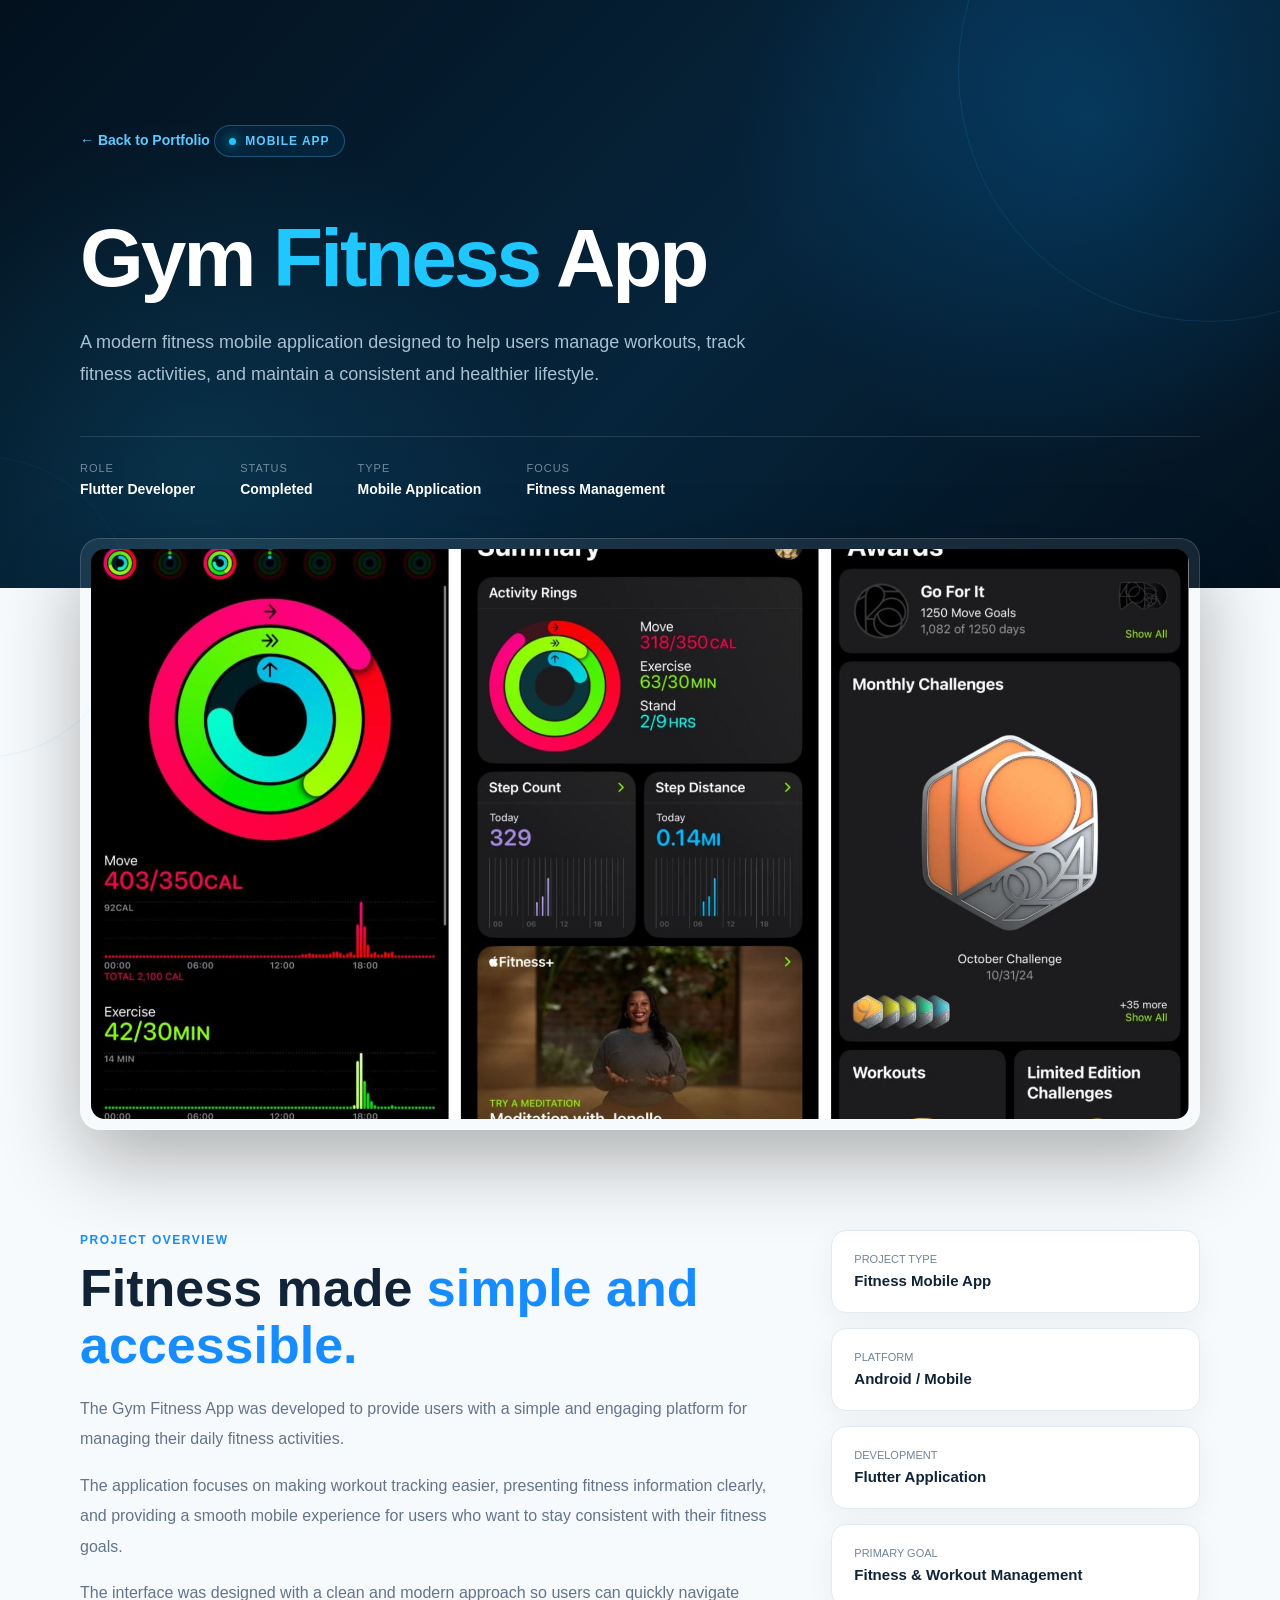
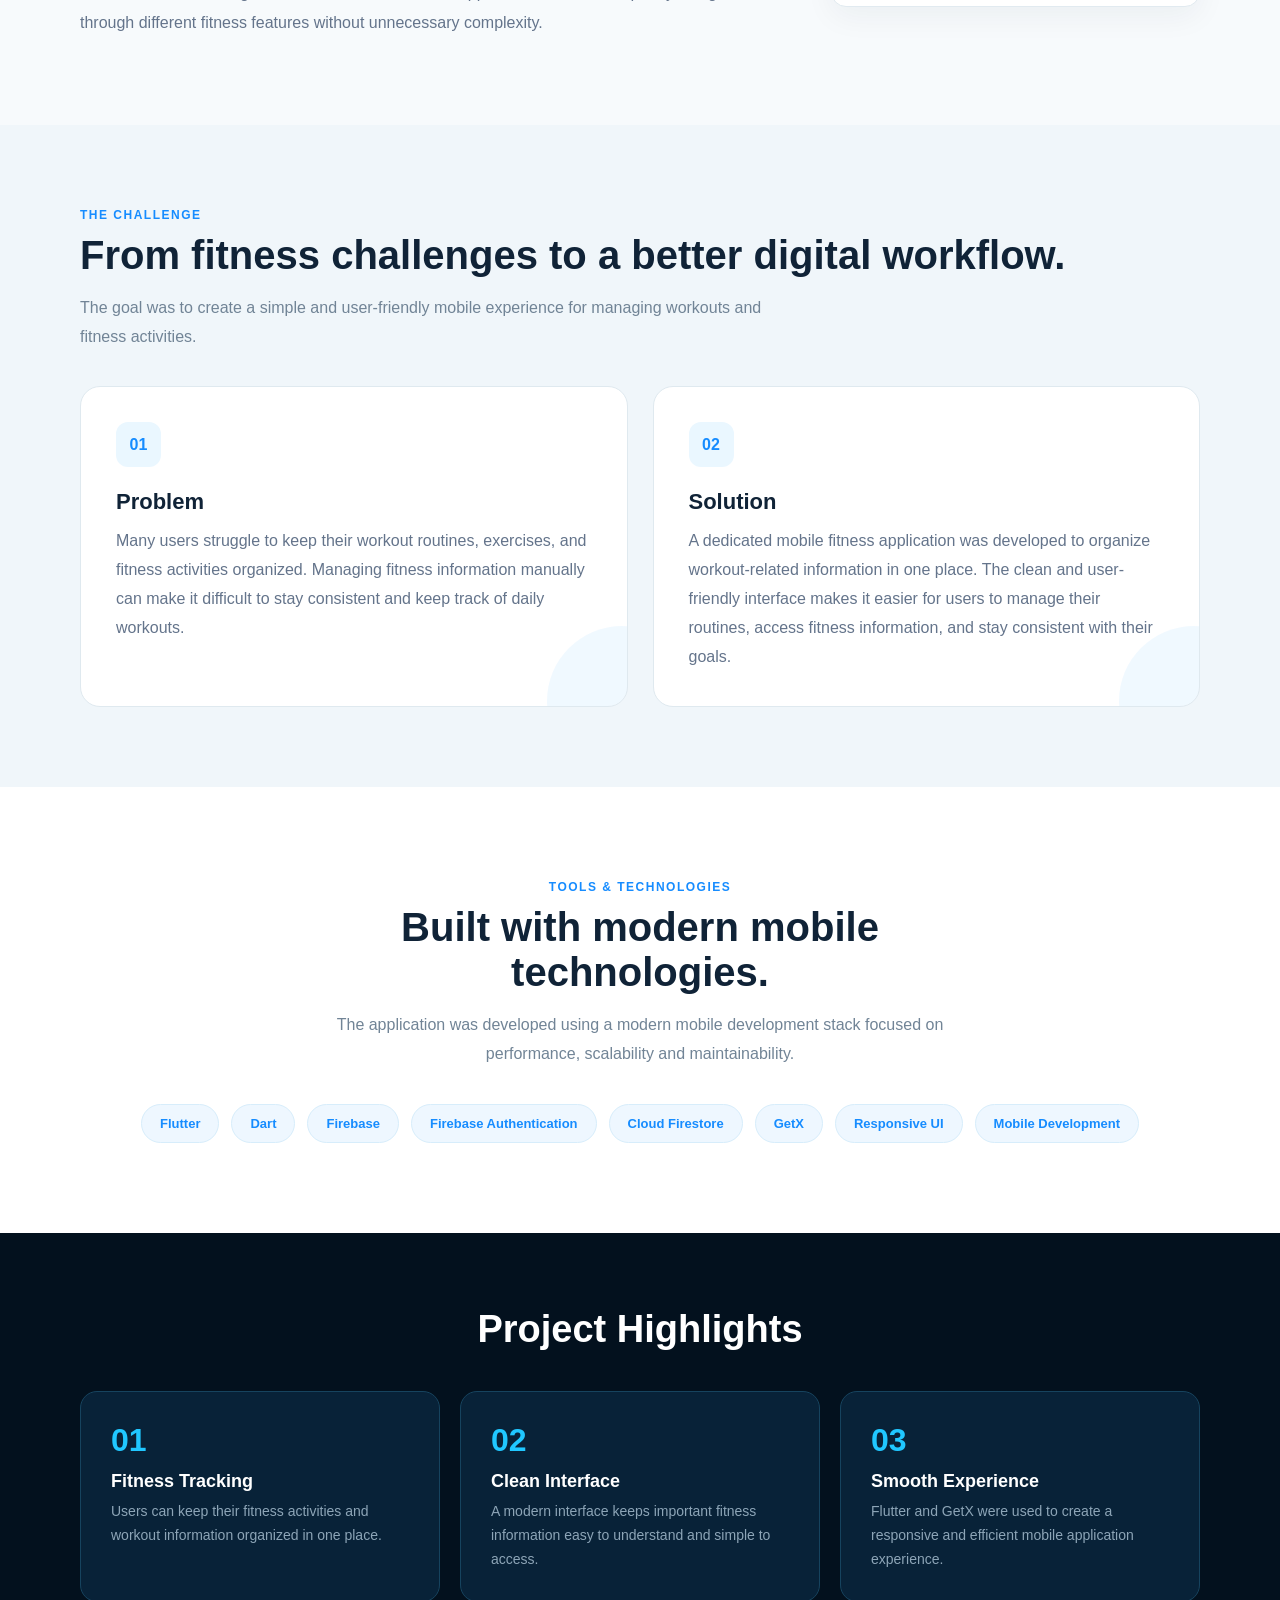
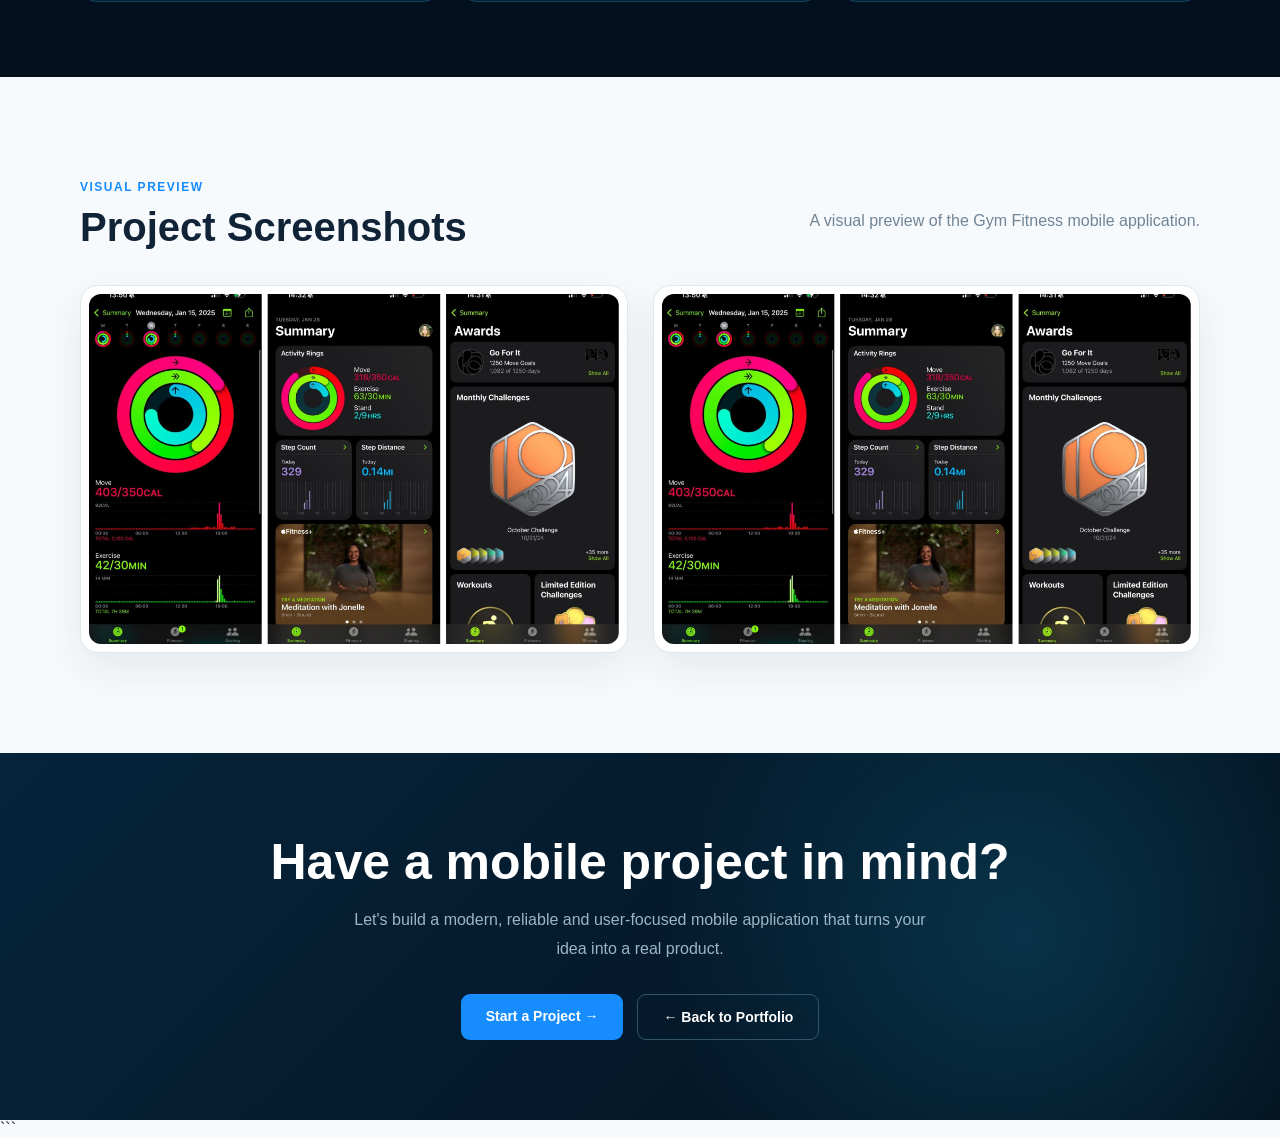
<file: quebenix-reference-website/Projects/gym-fitness.html>
<!DOCTYPE html>
<html lang="en">

<head>
    <meta charset="UTF-8">
    <meta name="viewport" content="width=device-width, initial-scale=1.0">

    <title>Gym Fitness App | Case Study</title>

    <link rel="stylesheet" href="../style.css">

    <style>
        .case-page {
            overflow: hidden;
        }

        /* =========================
           HERO
        ========================== */

        .case-hero {
            position: relative;
            padding: 125px 0 90px;

            background:
                radial-gradient(circle at 85% 20%,
                    rgba(7, 156, 255, .20),
                    transparent 30%),
                radial-gradient(circle at 15% 80%,
                    rgba(32, 199, 255, .12),
                    transparent 30%),
                linear-gradient(135deg,
                    #03111e,
                    #06243b 55%,
                    #03111e);

            color: #fff;
        }

        .case-hero::before {
            content: "";

            position: absolute;

            width: 500px;
            height: 500px;

            border: 1px solid rgba(32, 199, 255, .12);

            border-radius: 50%;

            right: -180px;
            top: -180px;
        }

        .case-hero::after {
            content: "";

            position: absolute;

            width: 300px;
            height: 300px;

            border: 1px solid rgba(7, 156, 255, .08);

            border-radius: 50%;

            left: -170px;
            bottom: -170px;
        }

        .case-container {
            width: min(1120px, 92%);
            margin: auto;

            position: relative;
            z-index: 2;
        }

        .back-btn {
            display: inline-flex;

            align-items: center;

            gap: 8px;

            color: #5bcaff;

            font-size: 14px;
            font-weight: 600;

            margin-bottom: 45px;

            transition: .3s ease;
        }

        .back-btn:hover {
            transform: translateX(-5px);
        }

        .case-label {
            display: inline-flex;

            align-items: center;

            gap: 9px;

            padding: 8px 14px;

            border: 1px solid rgba(91, 202, 255, .3);

            border-radius: 30px;

            background: rgba(7, 156, 255, .08);

            color: #5bcaff;

            font-size: 12px;
            font-weight: 700;

            letter-spacing: 1px;

            text-transform: uppercase;
        }

        .case-label span {
            width: 7px;
            height: 7px;

            background: #20c7ff;

            border-radius: 50%;

            box-shadow: 0 0 12px #20c7ff;
        }

        .case-title {
            max-width: 900px;

            margin-top: 25px;
        }

        .case-title h1 {
            margin: 0;

            font-size: clamp(45px, 7vw, 82px);

            line-height: .98;

            letter-spacing: -3px;
        }

        .case-title h1 span {
            color: #20c7ff;
        }

        .case-description {
            max-width: 720px;

            margin-top: 28px;

            color: #a9c0d1;

            font-size: 18px;

            line-height: 1.8;
        }

        /* =========================
           META
        ========================== */

        .hero-meta {
            display: flex;

            flex-wrap: wrap;

            gap: 45px;

            margin-top: 45px;

            padding-top: 25px;

            border-top: 1px solid rgba(255, 255, 255, .12);
        }

        .meta-item small {
            display: block;

            margin-bottom: 6px;

            color: #718b9d;

            font-size: 11px;

            text-transform: uppercase;

            letter-spacing: 1px;
        }

        .meta-item strong {
            color: #fff;

            font-size: 14px;
        }

        /* =========================
           SHOWCASE
        ========================== */

        .showcase-section {
            margin-top: -50px;

            position: relative;

            z-index: 5;
        }

        .showcase-frame {
            padding: 10px;

            background: rgba(255, 255, 255, .08);

            border: 1px solid rgba(255, 255, 255, .15);

            border-radius: 20px;

            box-shadow: 0 30px 80px rgba(0, 0, 0, .30);
        }

        .showcase-inner {
            overflow: hidden;

            border-radius: 14px;

            background: #fff;
        }

        .showcase-image {
            width: 100%;

            height: 570px;

            display: block;

            object-fit: cover;
        }

        /* =========================
           OVERVIEW
        ========================== */

        .overview {
            padding: 100px 0 70px;
        }

        .overview-grid {
            display: grid;

            grid-template-columns: 1.5fr .8fr;

            gap: 60px;

            align-items: start;
        }

        .section-label {
            color: #168cff;

            font-size: 12px;
            font-weight: 800;

            letter-spacing: 1.5px;

            text-transform: uppercase;
        }

        .overview-main h2 {
            font-size: clamp(32px, 5vw, 52px);

            line-height: 1.1;

            margin: 12px 0 20px;

            color: #102337;
        }

        .overview-main h2 span {
            color: #168cff;
        }

        .overview-main p {
            color: #64748b;

            font-size: 16px;

            line-height: 1.9;

            max-width: 700px;
        }

        .info-stack {
            display: grid;

            gap: 15px;
        }

        .info-card {
            padding: 22px;

            background: #fff;

            border: 1px solid #e1eaf0;

            border-radius: 15px;

            box-shadow:
                0 10px 30px rgba(16, 35, 55, .05);

            transition: .3s ease;
        }

        .info-card:hover {
            transform: translateY(-4px);

            border-color: #8fdcff;

            box-shadow:
                0 15px 35px rgba(7, 156, 255, .08);
        }

        .info-card small {
            display: block;

            color: #718496;

            margin-bottom: 7px;

            font-size: 11px;

            text-transform: uppercase;
        }

        .info-card strong {
            font-size: 15px;

            color: #102337;
        }

        /* =========================
           CHALLENGE
        ========================== */

        .challenge-section {
            padding: 80px 0;

            background: #f0f6fa;
        }

        .challenge-head {
            margin-bottom: 35px;
        }

        .challenge-head h2 {
            font-size: 40px;

            margin: 10px 0;
        }

        .challenge-head p {
            max-width: 700px;

            color: #718496;

            line-height: 1.8;
        }

        .challenge-grid {
            display: grid;

            grid-template-columns: 1fr 1fr;

            gap: 25px;
        }

        .challenge-card {
            position: relative;

            padding: 35px;

            border-radius: 20px;

            background: #fff;

            border: 1px solid #dfe9ef;

            overflow: hidden;

            transition: .3s ease;
        }

        .challenge-card:hover {
            transform: translateY(-5px);

            border-color: #8fdcff;

            box-shadow:
                0 15px 40px rgba(7, 156, 255, .08);
        }

        .challenge-card::after {
            content: "";

            position: absolute;

            width: 150px;
            height: 150px;

            border-radius: 50%;

            right: -70px;
            bottom: -70px;

            background: rgba(7, 156, 255, .06);
        }

        .challenge-icon {
            width: 45px;
            height: 45px;

            display: flex;

            align-items: center;
            justify-content: center;

            border-radius: 12px;

            background: #eaf7ff;

            color: #168cff;

            font-weight: 800;

            margin-bottom: 22px;
        }

        .challenge-card h3 {
            font-size: 22px;

            margin: 0 0 12px;
        }

        .challenge-card p {
            color: #64748b;

            line-height: 1.8;

            margin: 0;
        }

        /* =========================
           TECHNOLOGIES
        ========================== */

        .technology-section {
            padding: 90px 0;

            background: #fff;
        }

        .technology-head {
            text-align: center;

            max-width: 650px;

            margin: auto;
        }

        .technology-head h2 {
            font-size: 40px;

            margin: 10px 0 15px;
        }

        .technology-head p {
            color: #718496;

            line-height: 1.8;
        }

        .technologies {
            display: flex;

            justify-content: center;

            flex-wrap: wrap;

            gap: 12px;

            margin-top: 35px;
        }

        .tech {
            padding: 11px 18px;

            border-radius: 30px;

            background: #eef7ff;

            border: 1px solid #d7edfb;

            color: #168cff;

            font-size: 13px;

            font-weight: 700;

            transition: .3s ease;
        }

        .tech:hover {
            transform: translateY(-3px);

            background: #e1f3ff;
        }

        /* =========================
           HIGHLIGHTS
        ========================== */

        .highlights {
            padding: 75px 0;

            background: #03111e;

            color: #fff;
        }

        .highlights h2 {
            text-align: center;

            font-size: 38px;

            margin: 0 0 40px;
        }

        .highlight-grid {
            display: grid;

            grid-template-columns: repeat(3, 1fr);

            gap: 20px;
        }

        .highlight-card {
            padding: 30px;

            border: 1px solid #16435e;

            border-radius: 17px;

            background: #082238;

            transition: .3s ease;
        }

        .highlight-card:hover {
            transform: translateY(-7px);

            border-color: #168cff;
        }

        .highlight-number {
            font-size: 32px;

            color: #20c7ff;

            font-weight: 800;
        }

        .highlight-card h3 {
            font-size: 18px;

            margin: 12px 0 8px;
        }

        .highlight-card p {
            color: #8da5b7;

            font-size: 14px;

            line-height: 1.7;

            margin: 0;
        }

        /* =========================
           SCREENSHOTS
        ========================== */

        .screenshots {
            padding: 100px 0;

            background: #f7fafc;
        }

        .screenshots-head {
            display: flex;

            justify-content: space-between;

            align-items: end;

            gap: 30px;

            margin-bottom: 35px;
        }

        .screenshots-head h2 {
            font-size: 40px;

            margin: 10px 0 0;
        }

        .screenshots-head p {
            color: #718496;

            max-width: 420px;

            line-height: 1.7;
        }

        .screenshot-grid {
            display: grid;

            grid-template-columns: repeat(2, 1fr);

            gap: 25px;
        }

        .screenshot-card {
            padding: 8px;

            background: #fff;

            border: 1px solid #dce7ee;

            border-radius: 18px;

            box-shadow:
                0 15px 40px rgba(16, 35, 55, .08);

            overflow: hidden;

            transition: .3s ease;
        }

        .screenshot-card:hover {
            transform: translateY(-6px);

            box-shadow:
                0 22px 50px rgba(16, 35, 55, .13);
        }

        .screenshot-card img {
            width: 100%;

            height: 350px;

            display: block;

            object-fit: cover;

            border-radius: 12px;
        }

        /* =========================
           CTA
        ========================== */

        .case-cta {
            padding: 80px 0;

            background:
                radial-gradient(circle at 80% 50%,
                    rgba(32, 199, 255, .16),
                    transparent 35%),
                linear-gradient(135deg,
                    #06243b,
                    #03111e);

            color: #fff;

            text-align: center;
        }

        .case-cta h2 {
            font-size: clamp(32px, 5vw, 50px);

            margin: 0 0 15px;
        }

        .case-cta p {
            color: #9db5c6;

            max-width: 600px;

            margin: auto;

            line-height: 1.8;
        }

        .case-actions {
            display: flex;

            justify-content: center;

            flex-wrap: wrap;

            gap: 14px;

            margin-top: 30px;
        }

        .case-btn {
            display: inline-block;

            padding: 14px 25px;

            border-radius: 9px;

            background: #168cff;

            color: #fff;

            font-size: 14px;

            font-weight: 700;

            transition: .3s ease;
        }

        .case-btn:hover {
            transform: translateY(-3px);

            box-shadow:
                0 10px 25px rgba(7, 156, 255, .25);
        }

        .case-btn.secondary {
            background: transparent;

            border: 1px solid #31546a;
        }

        .case-btn.secondary:hover {
            border-color: #20c7ff;
        }

        /* =========================
           RESPONSIVE
        ========================== */

        @media(max-width: 900px) {

            .overview-grid {
                grid-template-columns: 1fr;

                gap: 35px;
            }

            .highlight-grid {
                grid-template-columns: 1fr;
            }

            .hero-meta {
                gap: 25px;
            }

            .showcase-image {
                height: 450px;
            }
        }

        @media(max-width: 700px) {

            .case-hero {
                padding: 105px 0 75px;
            }

            .case-title h1 {
                letter-spacing: -1.5px;
            }

            .case-description {
                font-size: 16px;
            }

            .challenge-grid,
            .screenshot-grid {
                grid-template-columns: 1fr;
            }

            .screenshots-head {
                display: block;
            }

            .screenshots-head p {
                margin-top: 15px;
            }

            .overview,
            .screenshots {
                padding: 70px 0;
            }

            .showcase-image {
                height: 330px;
            }

            .screenshot-card img {
                height: 300px;
            }
        }
    </style>

</head>


<body>

    <main class="case-page">


        <!-- =========================
             HERO
        ========================== -->

        <section class="case-hero">

            <div class="case-container">

                <a href="../index.html#portfolio" class="back-btn">
                    ← Back to Portfolio
                </a>


                <div class="case-label">

                    <span></span>

                    Mobile App

                </div>


                <div class="case-title">

                    <h1>
                        Gym
                        <span>Fitness</span>
                        App
                    </h1>


                    <p class="case-description">

                        A modern fitness mobile application designed to help
                        users manage workouts, track fitness activities, and
                        maintain a consistent and healthier lifestyle.

                    </p>

                </div>


                <div class="hero-meta">

                    <div class="meta-item">

                        <small>
                            Role
                        </small>

                        <strong>
                            Flutter Developer
                        </strong>

                    </div>


                    <div class="meta-item">

                        <small>
                            Status
                        </small>

                        <strong>
                            Completed
                        </strong>

                    </div>


                    <div class="meta-item">

                        <small>
                            Type
                        </small>

                        <strong>
                            Mobile Application
                        </strong>

                    </div>


                    <div class="meta-item">

                        <small>
                            Focus
                        </small>

                        <strong>
                            Fitness Management
                        </strong>

                    </div>

                </div>

            </div>

        </section>


        <!-- =========================
             SHOWCASE
        ========================== -->

        <section class="showcase-section">

            <div class="case-container">

                <div class="showcase-frame">

                    <div class="showcase-inner">

                        <img
                            src="../assets/Gym.jpg"
                            alt="Gym Fitness Mobile Application"
                            class="showcase-image">

                    </div>

                </div>

            </div>

        </section>


        <!-- =========================
             PROJECT OVERVIEW
        ========================== -->

        <section class="overview">

            <div class="case-container">

                <div class="overview-grid">


                    <div class="overview-main">

                        <span class="section-label">
                            Project Overview
                        </span>


                        <h2>

                            Fitness made
                            <span>
                                simple and accessible.
                            </span>

                        </h2>


                        <p>

                            The Gym Fitness App was developed to provide
                            users with a simple and engaging platform for
                            managing their daily fitness activities.

                        </p>


                        <p>

                            The application focuses on making workout
                            tracking easier, presenting fitness information
                            clearly, and providing a smooth mobile experience
                            for users who want to stay consistent with their
                            fitness goals.

                        </p>


                        <p>

                            The interface was designed with a clean and
                            modern approach so users can quickly navigate
                            through different fitness features without
                            unnecessary complexity.

                        </p>

                    </div>


                    <div class="info-stack">


                        <div class="info-card">

                            <small>
                                Project Type
                            </small>

                            <strong>
                                Fitness Mobile App
                            </strong>

                        </div>


                        <div class="info-card">

                            <small>
                                Platform
                            </small>

                            <strong>
                                Android / Mobile
                            </strong>

                        </div>


                        <div class="info-card">

                            <small>
                                Development
                            </small>

                            <strong>
                                Flutter Application
                            </strong>

                        </div>


                        <div class="info-card">

                            <small>
                                Primary Goal
                            </small>

                            <strong>
                                Fitness & Workout Management
                            </strong>

                        </div>


                    </div>

                </div>

            </div>

        </section>


        <!-- =========================
             PROBLEM / SOLUTION
        ========================== -->

        <section class="challenge-section">

            <div class="case-container">


                <div class="challenge-head">

                    <span class="section-label">
                        The Challenge
                    </span>


                    <h2>
                        From fitness challenges
                        to a better digital workflow.
                    </h2>


                    <p>

                        The goal was to create a simple and user-friendly
                        mobile experience for managing workouts and fitness
                        activities.

                    </p>

                </div>


                <div class="challenge-grid">


                    <div class="challenge-card">

                        <div class="challenge-icon">
                            01
                        </div>


                        <h3>
                            Problem
                        </h3>


                        <p>

                            Many users struggle to keep their workout
                            routines, exercises, and fitness activities
                            organized. Managing fitness information
                            manually can make it difficult to stay
                            consistent and keep track of daily workouts.

                        </p>

                    </div>


                    <div class="challenge-card">

                        <div class="challenge-icon">
                            02
                        </div>


                        <h3>
                            Solution
                        </h3>


                        <p>

                            A dedicated mobile fitness application was
                            developed to organize workout-related
                            information in one place. The clean and
                            user-friendly interface makes it easier for
                            users to manage their routines, access fitness
                            information, and stay consistent with their goals.

                        </p>

                    </div>


                </div>

            </div>

        </section>


        <!-- =========================
             TECHNOLOGIES
        ========================== -->

        <section class="technology-section">

            <div class="case-container">


                <div class="technology-head">

                    <span class="section-label">
                        Tools & Technologies
                    </span>


                    <h2>
                        Built with modern
                        mobile technologies.
                    </h2>


                    <p>

                        The application was developed using a modern
                        mobile development stack focused on performance,
                        scalability and maintainability.

                    </p>

                </div>


                <div class="technologies">

                    <span class="tech">
                        Flutter
                    </span>

                    <span class="tech">
                        Dart
                    </span>

                    <span class="tech">
                        Firebase
                    </span>

                    <span class="tech">
                        Firebase Authentication
                    </span>

                    <span class="tech">
                        Cloud Firestore
                    </span>

                    <span class="tech">
                        GetX
                    </span>

                    <span class="tech">
                        Responsive UI
                    </span>

                    <span class="tech">
                        Mobile Development
                    </span>

                </div>

            </div>

        </section>


        <!-- =========================
             PROJECT HIGHLIGHTS
        ========================== -->

        <section class="highlights">

            <div class="case-container">

                <h2>
                    Project Highlights
                </h2>


                <div class="highlight-grid">


                    <div class="highlight-card">

                        <div class="highlight-number">
                            01
                        </div>


                        <h3>
                            Fitness Tracking
                        </h3>


                        <p>

                            Users can keep their fitness activities
                            and workout information organized in
                            one place.

                        </p>

                    </div>


                    <div class="highlight-card">

                        <div class="highlight-number">
                            02
                        </div>


                        <h3>
                            Clean Interface
                        </h3>


                        <p>

                            A modern interface keeps important
                            fitness information easy to understand
                            and simple to access.

                        </p>

                    </div>


                    <div class="highlight-card">

                        <div class="highlight-number">
                            03
                        </div>


                        <h3>
                            Smooth Experience
                        </h3>


                        <p>

                            Flutter and GetX were used to create
                            a responsive and efficient mobile
                            application experience.

                        </p>

                    </div>


                </div>

            </div>

        </section>


        <!-- =========================
             SCREENSHOTS
        ========================== -->

        <section class="screenshots">

            <div class="case-container">


                <div class="screenshots-head">

                    <div>

                        <span class="section-label">
                            Visual Preview
                        </span>


                        <h2>
                            Project Screenshots
                        </h2>

                    </div>


                    <p>

                        A visual preview of the Gym Fitness
                        mobile application.

                    </p>

                </div>


                <div class="screenshot-grid">


                    <div class="screenshot-card">

                        <img
                            src="../assets/Gym.jpg"
                            alt="Gym Fitness App Interface">

                    </div>


                    <div class="screenshot-card">

                        <img
                            src="../assets/Gym.jpg"
                            alt="Gym Fitness Mobile Application">

                    </div>


                </div>

            </div>

        </section>


        <!-- =========================
             CTA
        ========================== -->

        <section class="case-cta">

            <div class="case-container">


                <h2>
                    Have a mobile project in mind?
                </h2>


                <p>

                    Let's build a modern, reliable and user-focused
                    mobile application that turns your idea into
                    a real product.

                </p>


                <div class="case-actions">


                    <a
                        href="../index.html#contact"
                        class="case-btn">

                        Start a Project →

                    </a>


                    <a
                        href="../index.html#portfolio"
                        class="case-btn secondary">

                        ← Back to Portfolio

                    </a>


                </div>

            </div>

        </section>


    </main>

</body>

</html>
```
</file>
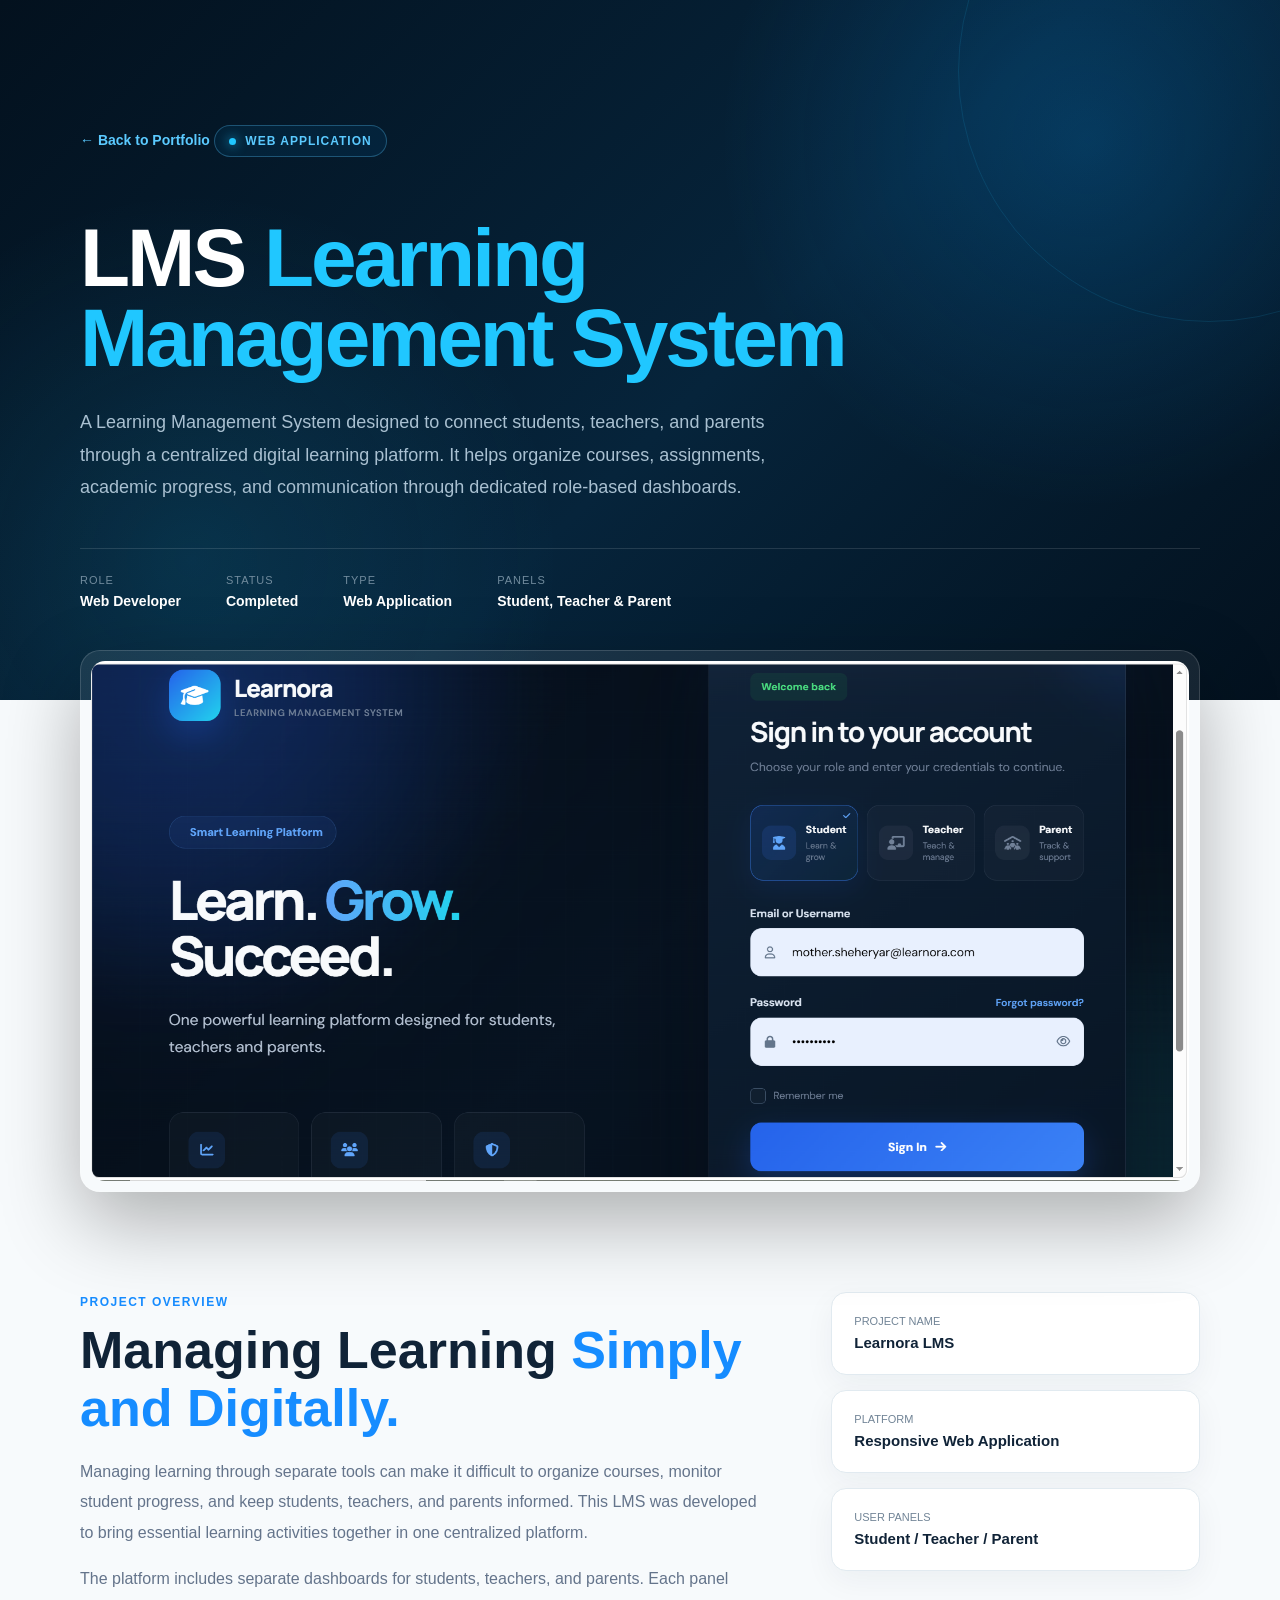
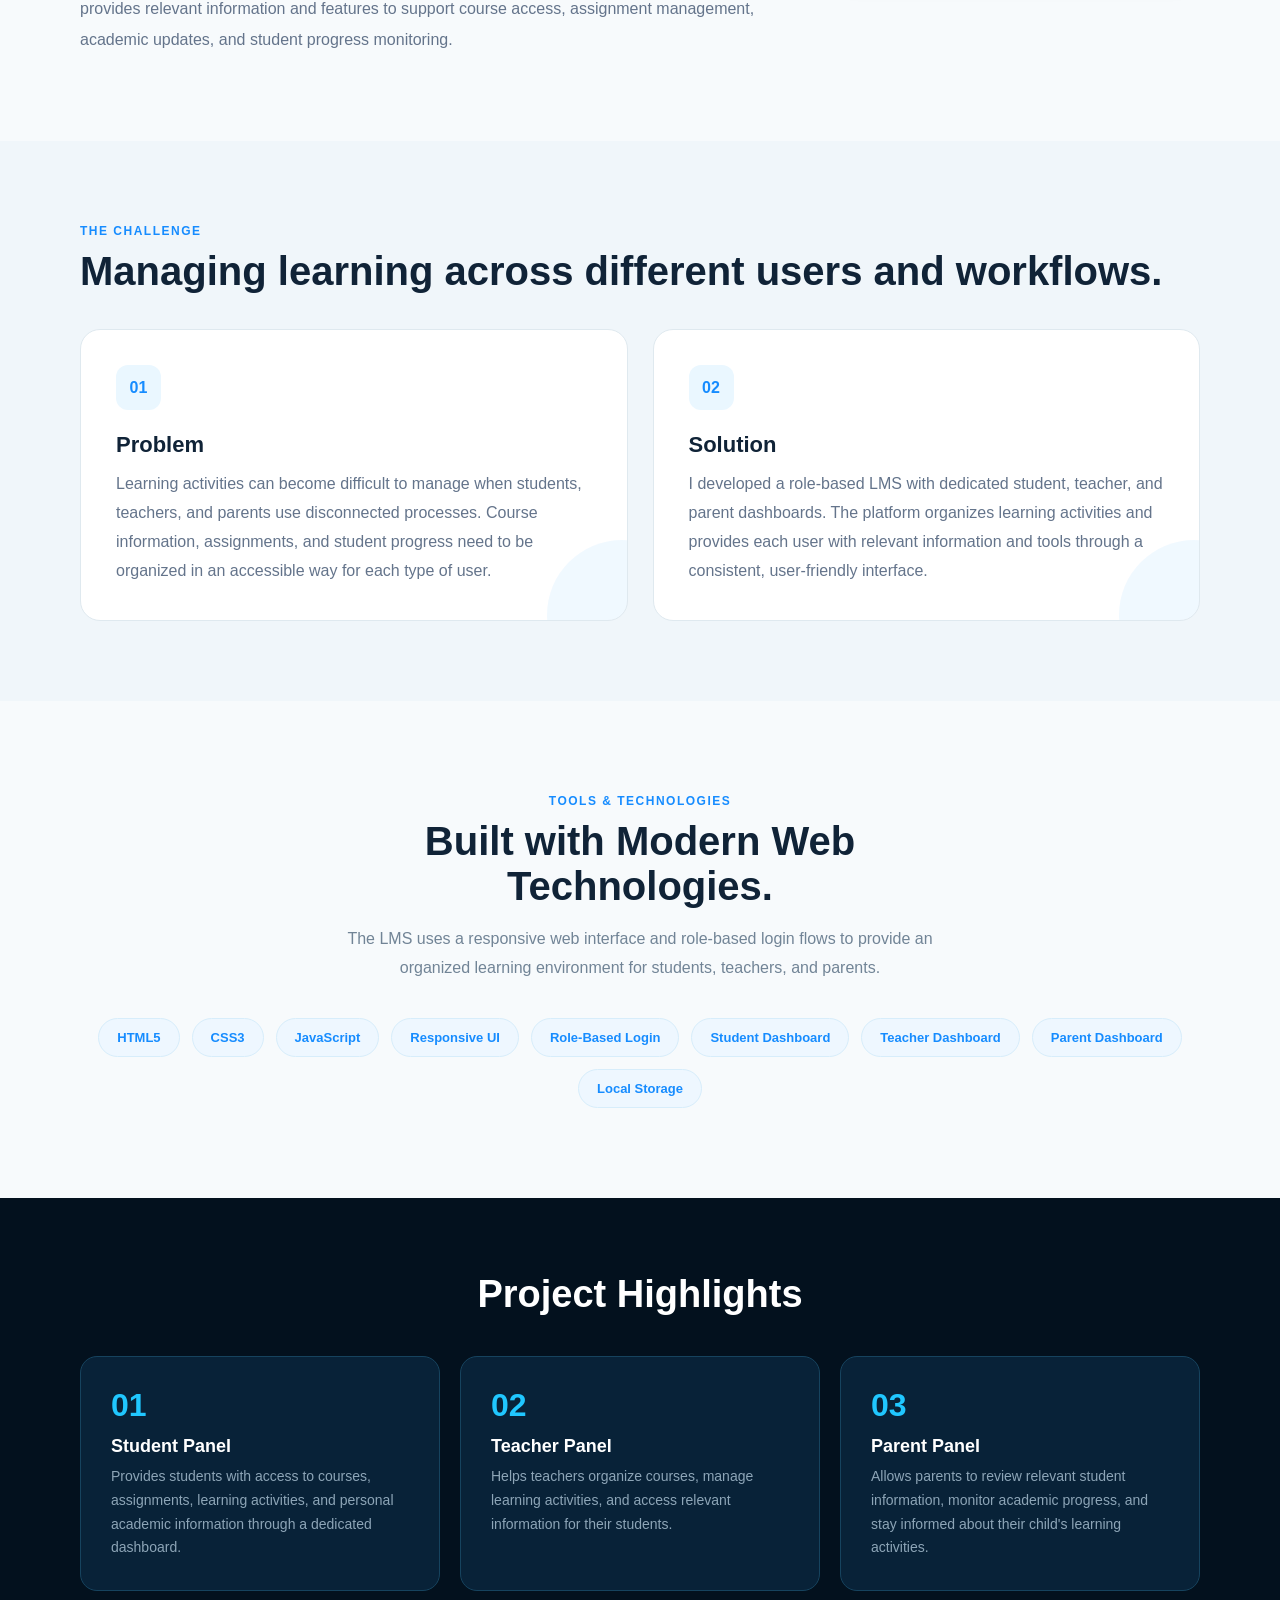
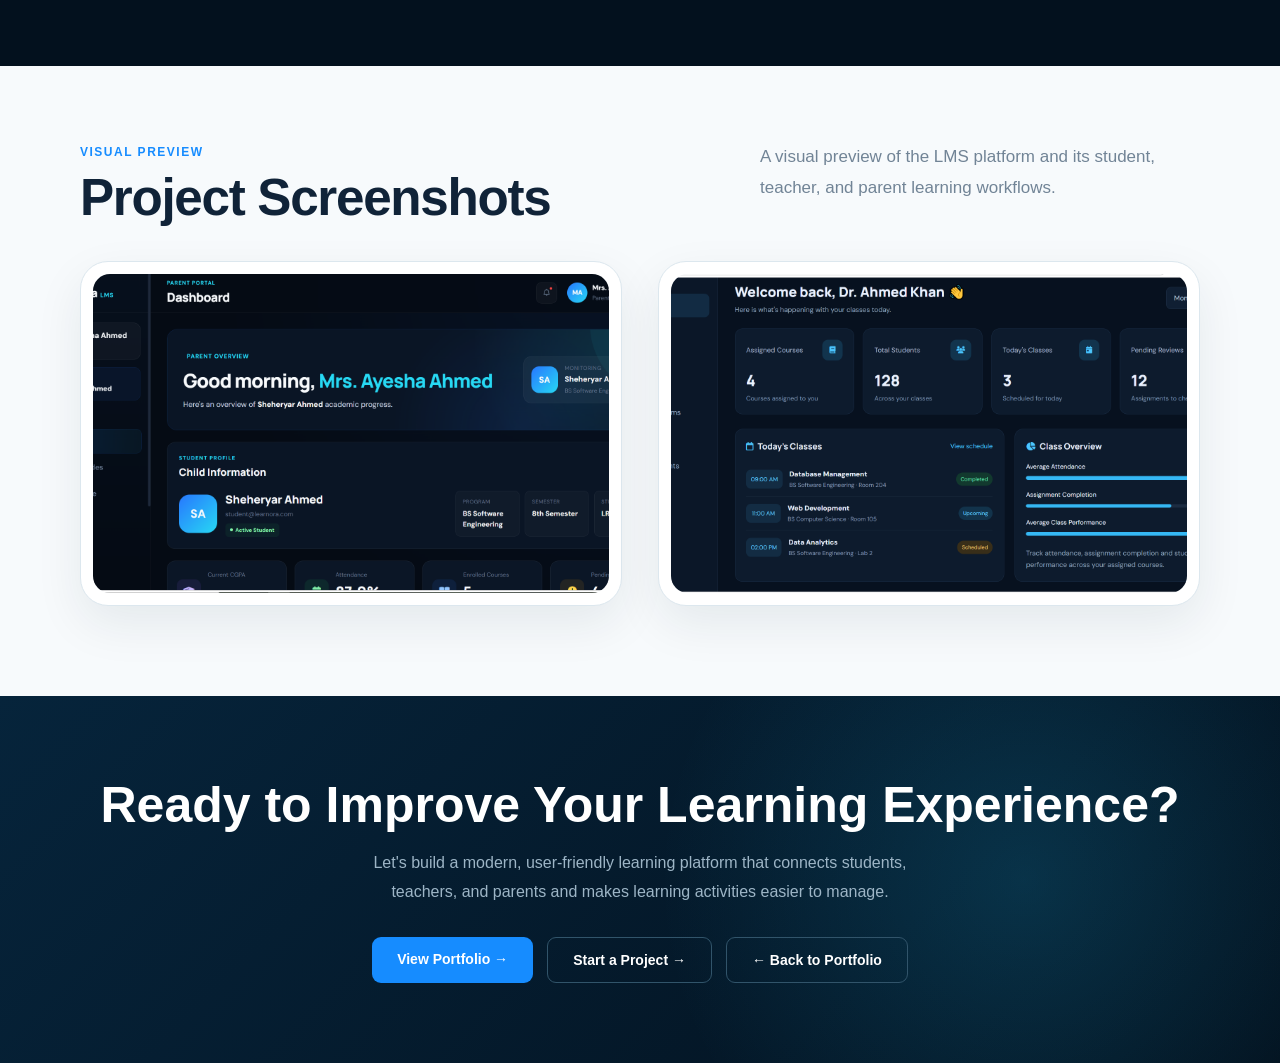
<file: quebenix-reference-website/Projects/lms-system.html>
<!DOCTYPE html>
<html lang="en">

<head>
    <meta charset="UTF-8">
    <meta name="viewport" content="width=device-width, initial-scale=1.0">

    <title>LMS — Learning Management System | Case Study</title>

    <link rel="stylesheet" href="../style.css">

    <style>
        .case-page { overflow: hidden; }

        .case-hero {
            position: relative;
            padding: 125px 0 90px;
            background:
                radial-gradient(circle at 85% 20%, rgba(7,156,255,.20), transparent 30%),
                radial-gradient(circle at 15% 80%, rgba(32,199,255,.12), transparent 30%),
                linear-gradient(135deg, #03111e, #06243b 55%, #03111e);
            color: #fff;
        }

        .case-hero::before {
            content: "";
            position: absolute;
            width: 500px;
            height: 500px;
            border: 1px solid rgba(32,199,255,.12);
            border-radius: 50%;
            right: -180px;
            top: -180px;
        }

        .case-container {
            width: min(1120px, 92%);
            margin: auto;
            position: relative;
            z-index: 2;
        }

        .back-btn {
            display: inline-flex;
            align-items: center;
            gap: 8px;
            color: #5bcaff;
            font-size: 14px;
            font-weight: 600;
            margin-bottom: 45px;
            transition: .3s ease;
        }

        .back-btn:hover { transform: translateX(-5px); }

        .case-label {
            display: inline-flex;
            align-items: center;
            gap: 9px;
            padding: 8px 14px;
            border: 1px solid rgba(91,202,255,.3);
            border-radius: 30px;
            background: rgba(7,156,255,.08);
            color: #5bcaff;
            font-size: 12px;
            font-weight: 700;
            letter-spacing: 1px;
            text-transform: uppercase;
        }

        .case-label span {
            width: 7px;
            height: 7px;
            background: #20c7ff;
            border-radius: 50%;
            box-shadow: 0 0 12px #20c7ff;
        }

        .case-title { max-width: 900px; margin-top: 25px; }

        .case-title h1 {
            font-size: clamp(45px, 7vw, 82px);
            line-height: .98;
            margin: 0;
            letter-spacing: -3px;
        }

        .case-title h1 span { color: #20c7ff; }

        .case-description {
            max-width: 720px;
            margin-top: 28px;
            color: #a9c0d1;
            font-size: 18px;
            line-height: 1.8;
        }

        .hero-meta {
            display: flex;
            flex-wrap: wrap;
            gap: 45px;
            margin-top: 45px;
            padding-top: 25px;
            border-top: 1px solid rgba(255,255,255,.12);
        }

        .meta-item small {
            display: block;
            color: #718b9d;
            font-size: 11px;
            text-transform: uppercase;
            letter-spacing: 1px;
            margin-bottom: 6px;
        }

        .meta-item strong { color: #fff; font-size: 14px; }

        .showcase-section {
            margin-top: -50px;
            position: relative;
            z-index: 5;
        }

        .showcase-frame {
            padding: 10px;
            background: rgba(255,255,255,.08);
            border: 1px solid rgba(255,255,255,.15);
            border-radius: 20px;
            box-shadow: 0 30px 80px rgba(0,0,0,.30);
        }

        .showcase-inner {
            overflow: hidden;
            border-radius: 14px;
            background: #fff;
        }

        .showcase-image { width: 100%; display: block; }

        .overview { padding: 100px 0 70px; }

        .overview-grid {
            display: grid;
            grid-template-columns: 1.5fr .8fr;
            gap: 60px;
            align-items: start;
        }

        .section-label {
            color: #168cff;
            font-size: 12px;
            font-weight: 800;
            letter-spacing: 1.5px;
            text-transform: uppercase;
        }

        .overview-main h2 {
            font-size: clamp(32px, 5vw, 52px);
            line-height: 1.1;
            margin: 12px 0 20px;
            color: #102337;
        }

        .overview-main h2 span { color: #168cff; }

        .overview-main p {
            color: #64748b;
            font-size: 16px;
            line-height: 1.9;
            max-width: 700px;
        }

        .info-stack { display: grid; gap: 15px; }

        .info-card {
            padding: 22px;
            background: #fff;
            border: 1px solid #e1eaf0;
            border-radius: 15px;
            box-shadow: 0 10px 30px rgba(16,35,55,.05);
        }

        .info-card small {
            color: #718496;
            display: block;
            margin-bottom: 7px;
            font-size: 11px;
            text-transform: uppercase;
        }

        .info-card strong { font-size: 15px; color: #102337; }

        .challenge-section {
            padding: 80px 0;
            background: #f0f6fa;
        }

        .challenge-head { margin-bottom: 35px; }

        .challenge-head h2 {
            font-size: 40px;
            margin: 10px 0;
        }

        .challenge-grid {
            display: grid;
            grid-template-columns: 1fr 1fr;
            gap: 25px;
        }

        .challenge-card {
            position: relative;
            padding: 35px;
            border-radius: 20px;
            background: #fff;
            border: 1px solid #dfe9ef;
            overflow: hidden;
        }

        .challenge-card::after {
            content: "";
            position: absolute;
            width: 150px;
            height: 150px;
            border-radius: 50%;
            right: -70px;
            bottom: -70px;
            background: rgba(7,156,255,.06);
        }

        .challenge-icon {
            width: 45px;
            height: 45px;
            display: flex;
            align-items: center;
            justify-content: center;
            border-radius: 12px;
            background: #eaf7ff;
            color: #168cff;
            font-weight: 800;
            margin-bottom: 22px;
        }

        .challenge-card h3 {
            font-size: 22px;
            margin: 0 0 12px;
        }

        .challenge-card p {
            color: #64748b;
            line-height: 1.8;
            margin: 0;
        }

        .technology-section { padding: 90px 0; }

        .technology-head {
            text-align: center;
            max-width: 650px;
            margin: auto;
        }

        .technology-head h2 {
            font-size: 40px;
            margin: 10px 0 15px;
        }

        .technology-head p { color: #718496; line-height: 1.8; }

        .technologies {
            display: flex;
            justify-content: center;
            flex-wrap: wrap;
            gap: 12px;
            margin-top: 35px;
        }

        .tech {
            padding: 11px 18px;
            border-radius: 30px;
            background: #eef7ff;
            border: 1px solid #d7edfb;
            color: #168cff;
            font-size: 13px;
            font-weight: 700;
            transition: .3s ease;
        }

        .tech:hover {
            transform: translateY(-3px);
            background: #e1f3ff;
        }

        .highlights {
            padding: 75px 0;
            background: #03111e;
            color: #fff;
        }

        .highlights h2 {
            text-align: center;
            font-size: 38px;
            margin: 0 0 40px;
        }

        .highlight-grid {
            display: grid;
            grid-template-columns: repeat(3, 1fr);
            gap: 20px;
        }

        .highlight-card {
            padding: 30px;
            border: 1px solid #16435e;
            border-radius: 17px;
            background: #082238;
            transition: .3s ease;
        }

        .highlight-card:hover {
            transform: translateY(-7px);
            border-color: #168cff;
        }

        .highlight-number {
            font-size: 32px;
            color: #20c7ff;
            font-weight: 800;
        }

        .highlight-card h3 {
            font-size: 18px;
            margin: 12px 0 8px;
        }

        .highlight-card p {
            color: #8da5b7;
            font-size: 14px;
            line-height: 1.7;
            margin: 0;
        }

        .screenshots { padding: 100px 0; }

        .screenshots-head {
            display: flex;
            justify-content: space-between;
            align-items: end;
            gap: 30px;
            margin-bottom: 35px;
        }

        .screenshots-head h2 {
            font-size: 40px;
            margin: 10px 0 0;
        }

        .screenshots-head p {
            color: #718496;
            max-width: 420px;
            line-height: 1.7;
        }

        .screenshot-grid {
            display: grid;
            grid-template-columns: repeat(2, 1fr);
            gap: 25px;
        }

        .screenshot-card {
            padding: 8px;
            background: #fff;
            border: 1px solid #dce7ee;
            border-radius: 18px;
            box-shadow: 0 15px 40px rgba(16,35,55,.08);
            overflow: hidden;
            transition: .3s ease;
        }

        .screenshot-card:hover {
            transform: translateY(-6px);
            box-shadow: 0 22px 50px rgba(16,35,55,.13);
        }

        .screenshot-card img {
            width: 100%;
            display: block;
            border-radius: 12px;
        }

        .case-cta {
            padding: 80px 0;
            background:
                radial-gradient(circle at 80% 50%, rgba(32,199,255,.16), transparent 35%),
                linear-gradient(135deg, #06243b, #03111e);
            color: #fff;
            text-align: center;
        }

        .case-cta h2 {
            font-size: clamp(32px, 5vw, 50px);
            margin: 0 0 15px;
        }

        .case-cta p {
            color: #9db5c6;
            max-width: 600px;
            margin: auto;
            line-height: 1.8;
        }

        .case-actions {
            display: flex;
            justify-content: center;
            flex-wrap: wrap;
            gap: 14px;
            margin-top: 30px;
        }

        .case-btn {
            display: inline-block;
            padding: 14px 25px;
            border-radius: 9px;
            background: #168cff;
            color: #fff;
            font-size: 14px;
            font-weight: 700;
            transition: .3s ease;
        }

        .case-btn:hover {
            transform: translateY(-3px);
            box-shadow: 0 10px 25px rgba(7,156,255,.25);
        }

        .case-btn.secondary {
            background: transparent;
            border: 1px solid #31546a;
        }

        .case-btn.secondary:hover { border-color: #20c7ff; }

        @media(max-width:900px) {
            .overview-grid {
                grid-template-columns: 1fr;
                gap: 35px;
            }

            .highlight-grid { grid-template-columns: 1fr; }
            .hero-meta { gap: 25px; }
        }

        @media(max-width:700px) {
            .case-hero { padding: 105px 0 75px; }
            .case-title h1 { letter-spacing: -1.5px; }
            .case-description { font-size: 16px; }

            .challenge-grid,
            .screenshot-grid { grid-template-columns: 1fr; }

            .screenshots-head { display: block; }
            .screenshots-head p { margin-top: 15px; }

            .overview,
            .screenshots { padding: 70px 0; }
        }
    
        /* Reference-matched project screenshot gallery */
        .screenshots {
            padding: 76px 0 90px;
            background: #f7fafc;
        }
        .screenshots-head {
            display: flex;
            justify-content: space-between;
            align-items: flex-start;
            gap: 30px;
            margin-bottom: 35px;
        }
        .screenshots-head h2 {
            color: #102338;
            font-size: clamp(34px, 4vw, 58px);
            line-height: 1.1;
            margin: 10px 0 0;
            letter-spacing: -1.3px;
        }
        .screenshots-head p {
            color: #718496;
            max-width: 440px;
            margin: 0;
            line-height: 1.8;
            font-size: 17px;
        }
        .screenshot-grid {
            display: grid;
            grid-template-columns: repeat(2, minmax(0, 1fr));
            gap: 36px;
            align-items: stretch;
        }
        .screenshot-card {
            min-width: 0;
            padding: 12px;
            background: #fff;
            border: 1px solid #dce7ee;
            border-radius: 28px;
            box-shadow: 0 18px 48px rgba(16, 35, 55, .08);
            overflow: hidden;
            transition: transform .25s ease, box-shadow .25s ease;
        }
        .screenshot-card:hover {
            transform: translateY(-3px);
            box-shadow: 0 24px 54px rgba(16, 35, 55, .12);
        }
        .screenshot-card img {
            display: block;
            width: 100%;
            height: auto;
            aspect-ratio: 1.62 / 1;
            object-fit: cover;
            object-position: top center;
            background: #f1f5f9;
            border-radius: 17px;
        }
        @media (max-width: 760px) {
            .screenshots { padding: 58px 0 65px; }
            .screenshots-head { display: block; }
            .screenshots-head p { margin-top: 18px; font-size: 15px; }
            .screenshot-grid { grid-template-columns: 1fr; gap: 22px; }
            .screenshot-card { padding: 8px; border-radius: 20px; }
            .screenshot-card img { aspect-ratio: 1.45 / 1; border-radius: 13px; }
        }

    </style>
</head>

<body>

<main class="case-page">

    <!-- HERO -->
    <section class="case-hero">
        <div class="case-container">

            <a href="../index.html#portfolio" class="back-btn">
                ← Back to Portfolio
            </a>

            <div class="case-label">
                <span></span>
                Web Application
            </div>

            <div class="case-title">
                <h1>
                    LMS
                    <span>Learning Management System</span>
                </h1>

                <p class="case-description">
                    A Learning Management System designed to connect students,
                    teachers, and parents through a centralized digital learning
                    platform. It helps organize courses, assignments, academic
                    progress, and communication through dedicated role-based
                    dashboards.
                </p>
            </div>

            <div class="hero-meta">
                <div class="meta-item">
                    <small>Role</small>
                    <strong>Web Developer</strong>
                </div>

                <div class="meta-item">
                    <small>Status</small>
                    <strong>Completed</strong>
                </div>

                <div class="meta-item">
                    <small>Type</small>
                    <strong>Web Application</strong>
                </div>

                <div class="meta-item">
                    <small>Panels</small>
                    <strong>Student, Teacher & Parent</strong>
                </div>
            </div>

        </div>
    </section>

    <!-- PROJECT SHOWCASE -->
    <section class="showcase-section">
        <div class="case-container">
            <div class="showcase-frame">
                <div class="showcase-inner">
                    <img src="../assets/LMS.PNG"
                         alt="LMS Learning Management System"
                         class="showcase-image">
                </div>
            </div>
        </div>
    </section>

    <!-- PROJECT OVERVIEW -->
    <section class="overview">
        <div class="case-container">
            <div class="overview-grid">

                <div class="overview-main">
                    <span class="section-label">Project Overview</span>

                    <h2>
                        Managing Learning
                        <span>Simply and Digitally.</span>
                    </h2>

                    <p>
                        Managing learning through separate tools can make it
                        difficult to organize courses, monitor student progress,
                        and keep students, teachers, and parents informed. This
                        LMS was developed to bring essential learning activities
                        together in one centralized platform.
                    </p>

                    <p>
                        The platform includes separate dashboards for students,
                        teachers, and parents. Each panel provides relevant
                        information and features to support course access,
                        assignment management, academic updates, and student
                        progress monitoring.
                    </p>
                </div>

                <div class="info-stack">
                    <div class="info-card">
                        <small>Project Name</small>
                        <strong>Learnora LMS</strong>
                    </div>

                    <div class="info-card">
                        <small>Platform</small>
                        <strong>Responsive Web Application</strong>
                    </div>

                    <div class="info-card">
                        <small>User Panels</small>
                        <strong>Student / Teacher / Parent</strong>
                    </div>
                </div>

            </div>
        </div>
    </section>

    <!-- PROBLEM / SOLUTION -->
    <section class="challenge-section">
        <div class="case-container">

            <div class="challenge-head">
                <span class="section-label">The Challenge</span>
                <h2>
                    Managing learning across different users and workflows.
                </h2>
            </div>

            <div class="challenge-grid">

                <div class="challenge-card">
                    <div class="challenge-icon">01</div>

                    <h3>Problem</h3>

                    <p>
                        Learning activities can become difficult to manage
                        when students, teachers, and parents use disconnected
                        processes. Course information, assignments, and student
                        progress need to be organized in an accessible way for
                        each type of user.
                    </p>
                </div>

                <div class="challenge-card">
                    <div class="challenge-icon">02</div>

                    <h3>Solution</h3>

                    <p>
                        I developed a role-based LMS with dedicated student,
                        teacher, and parent dashboards. The platform organizes
                        learning activities and provides each user with
                        relevant information and tools through a consistent,
                        user-friendly interface.
                    </p>
                </div>

            </div>
        </div>
    </section>

    <!-- TECHNOLOGIES -->
    <section class="technology-section">
        <div class="case-container">

            <div class="technology-head">
                <span class="section-label">Tools & Technologies</span>

                <h2>
                    Built with Modern Web Technologies.
                </h2>

                <p>
                    The LMS uses a responsive web interface and role-based
                    login flows to provide an organized learning environment
                    for students, teachers, and parents.
                </p>
            </div>

            <div class="technologies">
                <span class="tech">HTML5</span>
                <span class="tech">CSS3</span>
                <span class="tech">JavaScript</span>
                <span class="tech">Responsive UI</span>
                <span class="tech">Role-Based Login</span>
                <span class="tech">Student Dashboard</span>
                <span class="tech">Teacher Dashboard</span>
                <span class="tech">Parent Dashboard</span>
                <span class="tech">Local Storage</span>
            </div>

        </div>
    </section>

    <!-- PROJECT HIGHLIGHTS -->
    <section class="highlights">
        <div class="case-container">

            <h2>Project Highlights</h2>

            <div class="highlight-grid">

                <div class="highlight-card">
                    <div class="highlight-number">01</div>
                    <h3>Student Panel</h3>

                    <p>
                        Provides students with access to courses, assignments,
                        learning activities, and personal academic information
                        through a dedicated dashboard.
                    </p>
                </div>

                <div class="highlight-card">
                    <div class="highlight-number">02</div>
                    <h3>Teacher Panel</h3>

                    <p>
                        Helps teachers organize courses, manage learning
                        activities, and access relevant information for
                        their students.
                    </p>
                </div>

                <div class="highlight-card">
                    <div class="highlight-number">03</div>
                    <h3>Parent Panel</h3>

                    <p>
                        Allows parents to review relevant student information,
                        monitor academic progress, and stay informed about
                        their child's learning activities.
                    </p>
                </div>

            </div>
        </div>
    </section>

    <!-- SCREENSHOTS -->
    <section class="screenshots">
    <div class="case-container">
        <div class="screenshots-head">
                <div>
                    <span class="section-label">Visual Preview</span>
                    <h2>Project Screenshots</h2>
                </div>

                <p>
                    A visual preview of the LMS platform and its student,
                    teacher, and parent learning workflows.
                </p>
            </div>
        <div class="screenshot-grid">
            <div class="screenshot-card"><img src="../assets/Parents.PNG" alt="LMS project screenshot" loading="lazy"></div>
            <div class="screenshot-card"><img src="../assets/Teacher.PNG" alt="LMS project with three pannel" loading="lazy"></div>
        </div>
    </div>
</section>

    <!-- CALL TO ACTION -->
    <section class="case-cta">
        <div class="case-container">

            <h2>Ready to Improve Your Learning Experience?</h2>

            <p>
                Let's build a modern, user-friendly learning platform that
                connects students, teachers, and parents and makes learning
                activities easier to manage.
            </p>

            <div class="case-actions">
                <a href="../index.html#portfolio" class="case-btn">
                    View Portfolio →
                </a>

                <a href="../index.html#contact" class="case-btn secondary">
                    Start a Project →
                </a>

                <a href="../index.html#portfolio" class="case-btn secondary">
                    ← Back to Portfolio
                </a>
            </div>

        </div>
    </section>

</main>

</body>
</html>
</file>
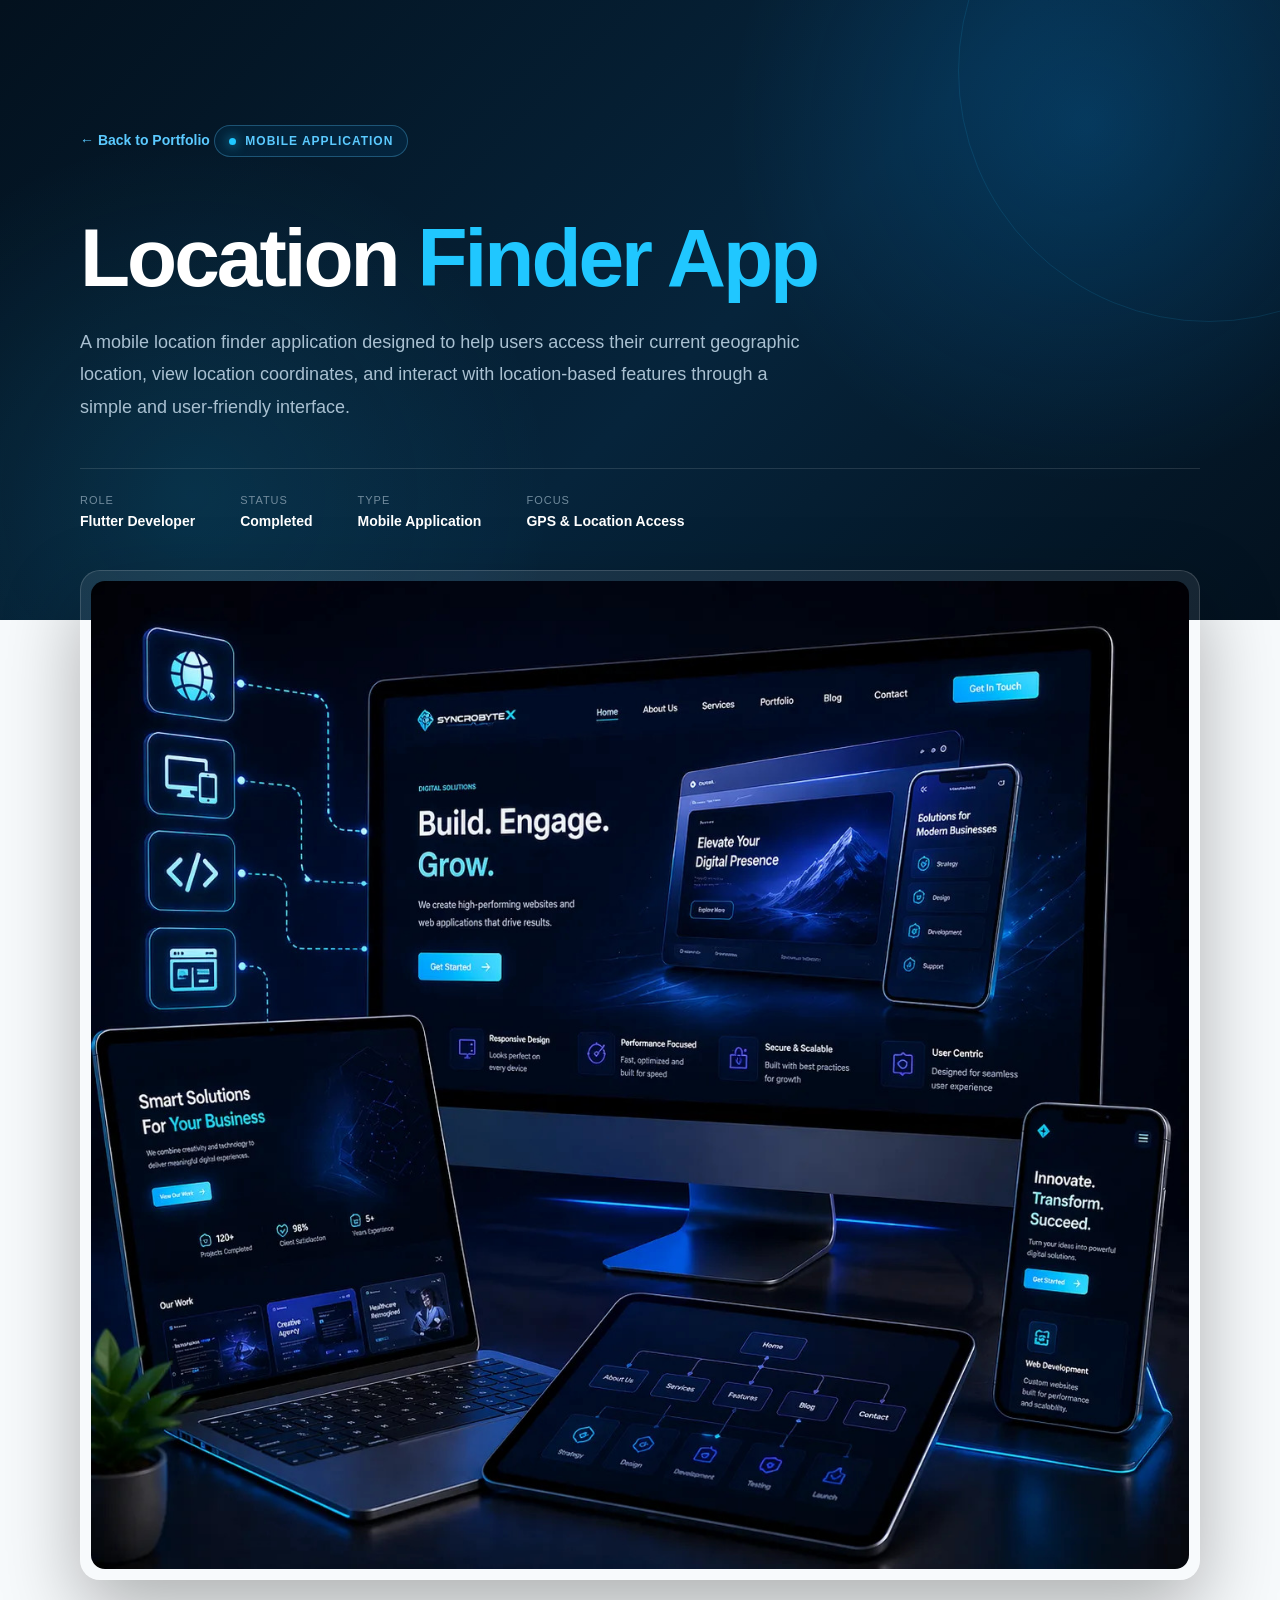
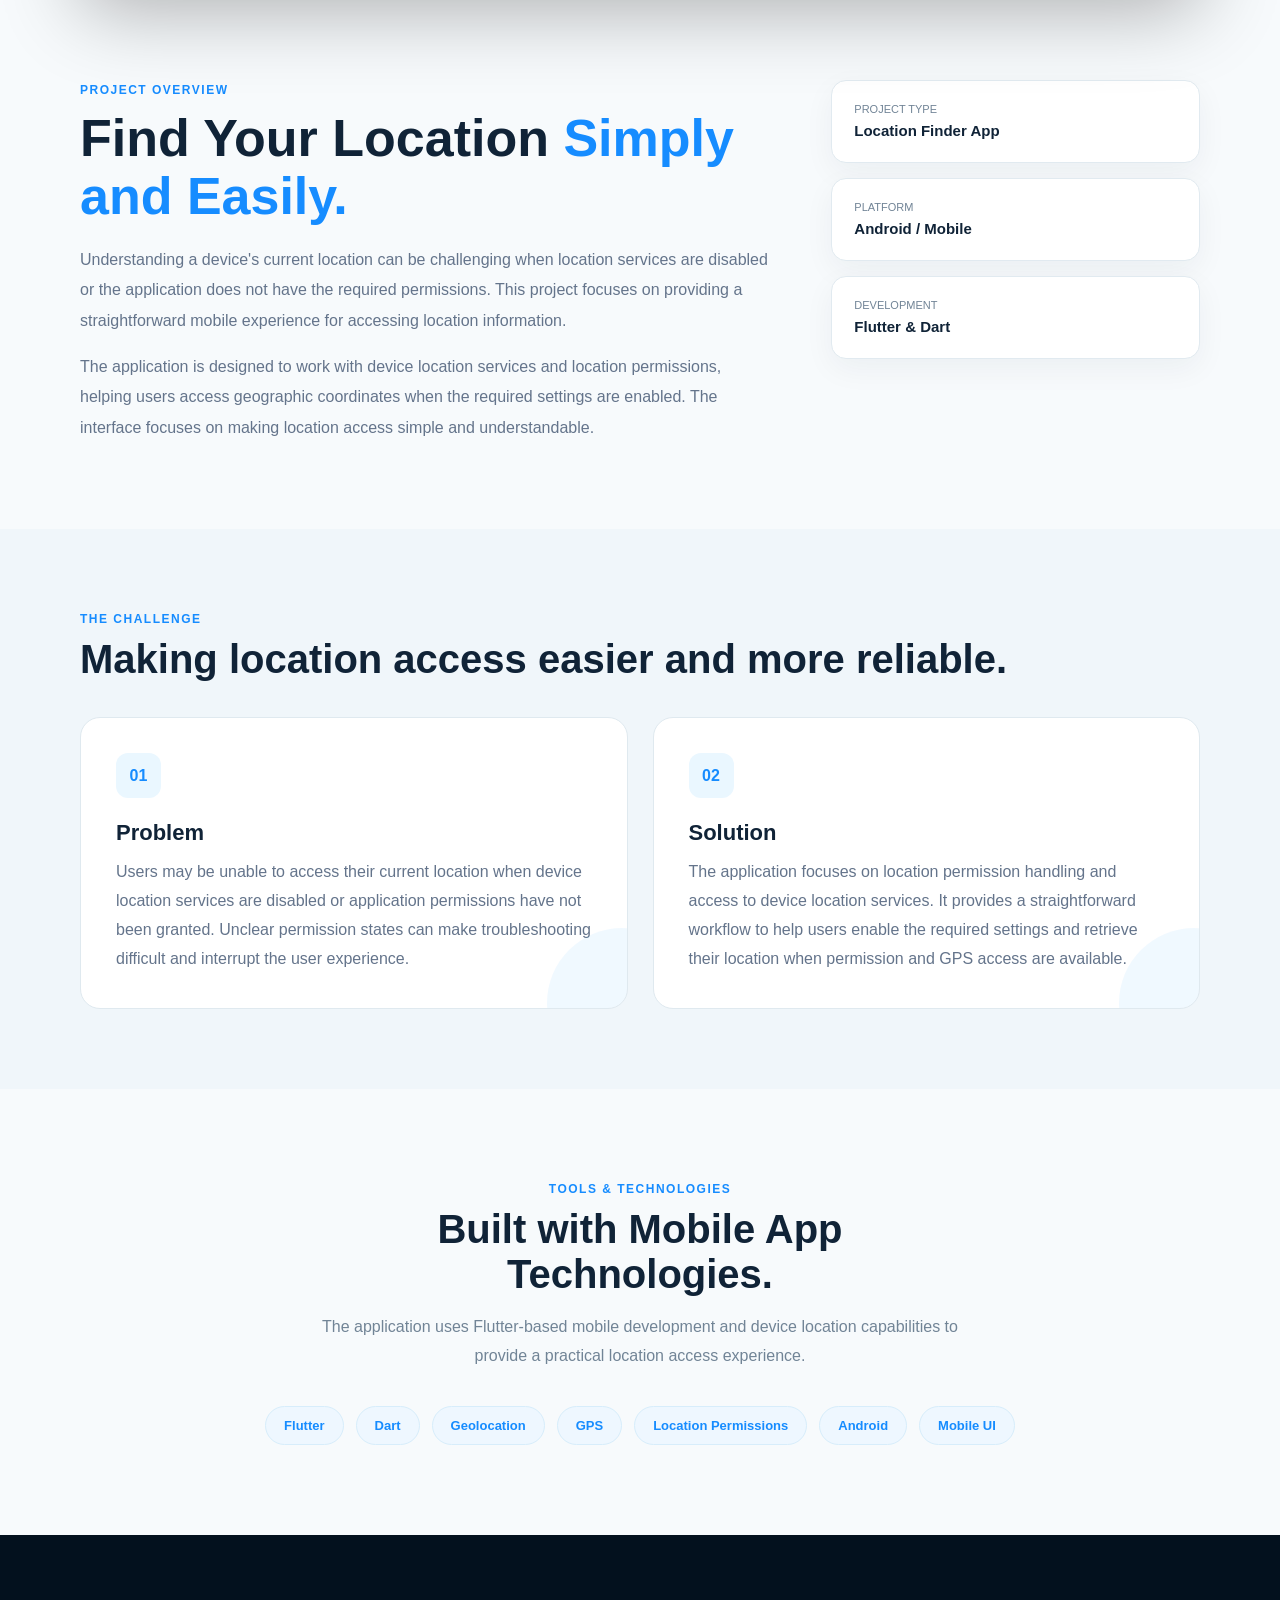
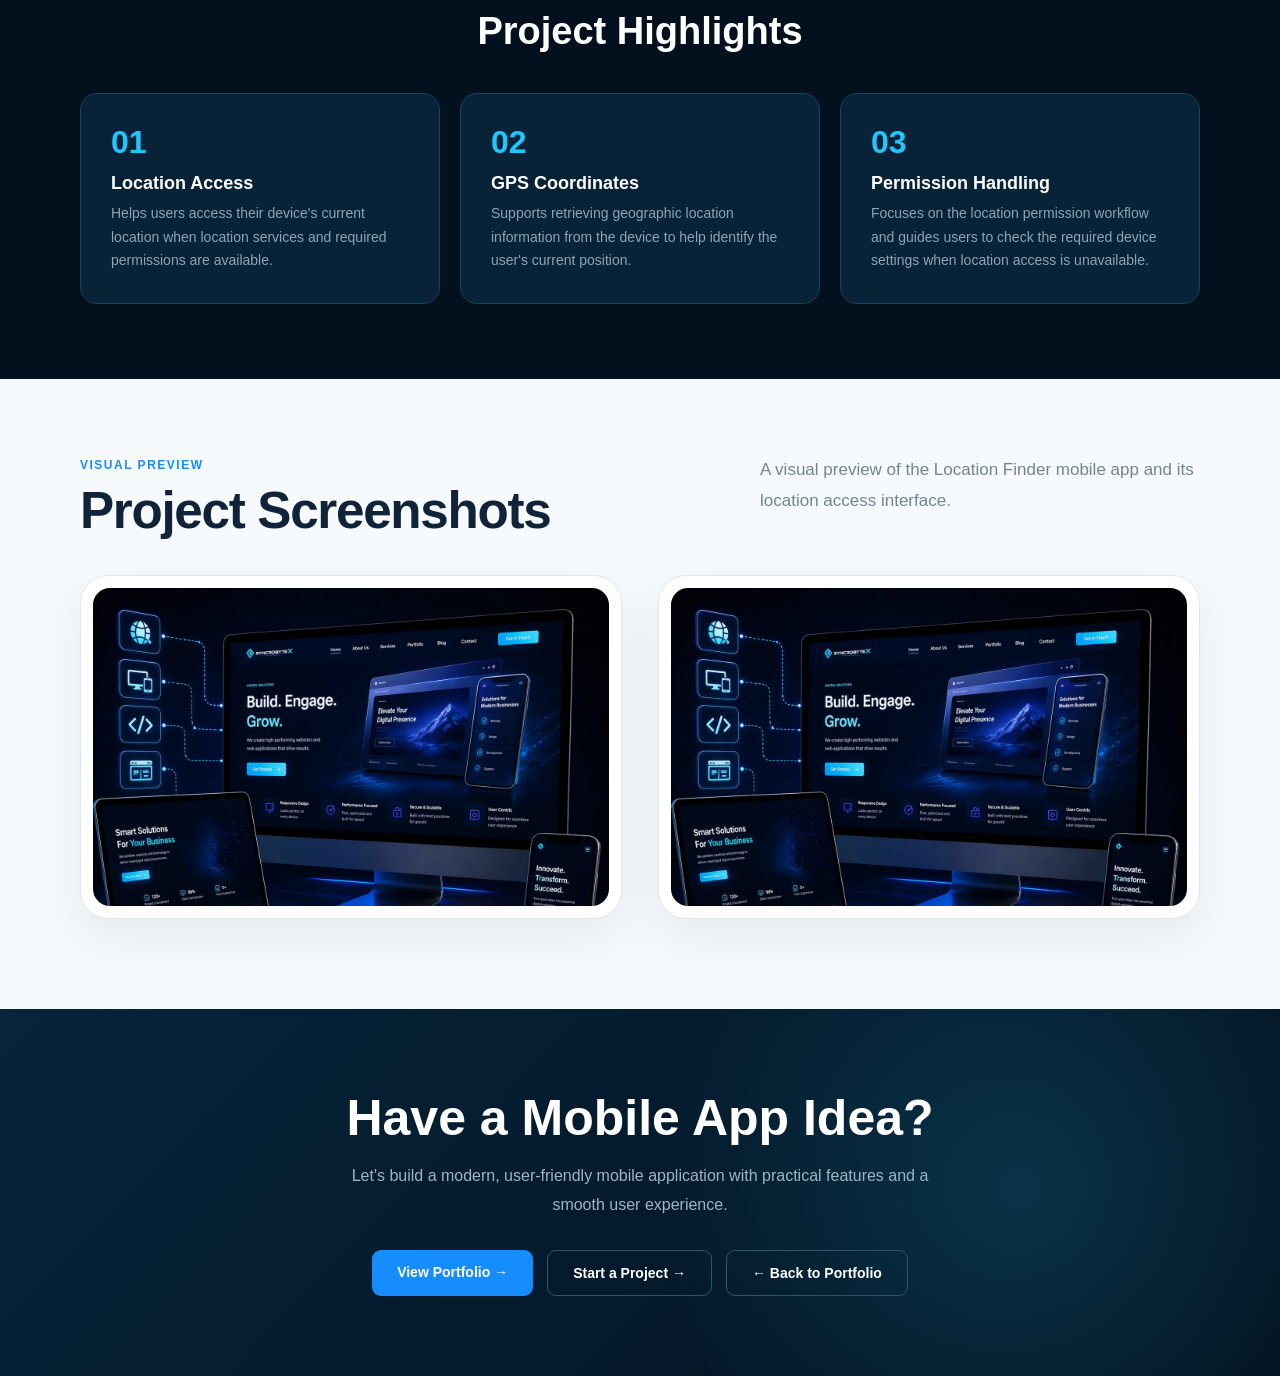
<file: quebenix-reference-website/Projects/location-finder.html>
<!DOCTYPE html>
<html lang="en">

<head>
    <meta charset="UTF-8">
    <meta name="viewport" content="width=device-width, initial-scale=1.0">

    <title>Location Finder App | Case Study</title>
    <link rel="stylesheet" href="../style.css">

    <style>
        .case-page { overflow: hidden; }

        .case-hero {
            position: relative;
            padding: 125px 0 90px;
            background:
                radial-gradient(circle at 85% 20%, rgba(7,156,255,.20), transparent 30%),
                radial-gradient(circle at 15% 80%, rgba(32,199,255,.12), transparent 30%),
                linear-gradient(135deg, #03111e, #06243b 55%, #03111e);
            color: #fff;
        }

        .case-hero::before {
            content: "";
            position: absolute;
            width: 500px;
            height: 500px;
            border: 1px solid rgba(32,199,255,.12);
            border-radius: 50%;
            right: -180px;
            top: -180px;
        }

        .case-container {
            width: min(1120px, 92%);
            margin: auto;
            position: relative;
            z-index: 2;
        }

        .back-btn {
            display: inline-flex;
            align-items: center;
            gap: 8px;
            color: #5bcaff;
            font-size: 14px;
            font-weight: 600;
            margin-bottom: 45px;
            transition: .3s ease;
        }

        .back-btn:hover { transform: translateX(-5px); }

        .case-label {
            display: inline-flex;
            align-items: center;
            gap: 9px;
            padding: 8px 14px;
            border: 1px solid rgba(91,202,255,.3);
            border-radius: 30px;
            background: rgba(7,156,255,.08);
            color: #5bcaff;
            font-size: 12px;
            font-weight: 700;
            letter-spacing: 1px;
            text-transform: uppercase;
        }

        .case-label span {
            width: 7px;
            height: 7px;
            background: #20c7ff;
            border-radius: 50%;
            box-shadow: 0 0 12px #20c7ff;
        }

        .case-title { max-width: 900px; margin-top: 25px; }

        .case-title h1 {
            font-size: clamp(45px,7vw,82px);
            line-height: .98;
            margin: 0;
            letter-spacing: -3px;
        }

        .case-title h1 span { color: #20c7ff; }

        .case-description {
            max-width: 720px;
            margin-top: 28px;
            color: #a9c0d1;
            font-size: 18px;
            line-height: 1.8;
        }

        .hero-meta {
            display: flex;
            flex-wrap: wrap;
            gap: 45px;
            margin-top: 45px;
            padding-top: 25px;
            border-top: 1px solid rgba(255,255,255,.12);
        }

        .meta-item small {
            display: block;
            color: #718b9d;
            font-size: 11px;
            text-transform: uppercase;
            letter-spacing: 1px;
            margin-bottom: 6px;
        }

        .meta-item strong { color: #fff; font-size: 14px; }

        .showcase-section {
            margin-top: -50px;
            position: relative;
            z-index: 5;
        }

        .showcase-frame {
            padding: 10px;
            background: rgba(255,255,255,.08);
            border: 1px solid rgba(255,255,255,.15);
            border-radius: 20px;
            box-shadow: 0 30px 80px rgba(0,0,0,.30);
        }

        .showcase-inner {
            overflow: hidden;
            border-radius: 14px;
            background: #fff;
        }

        .showcase-image { width: 100%; display: block; }

        .overview { padding: 100px 0 70px; }

        .overview-grid {
            display: grid;
            grid-template-columns: 1.5fr .8fr;
            gap: 60px;
            align-items: start;
        }

        .section-label {
            color: #168cff;
            font-size: 12px;
            font-weight: 800;
            letter-spacing: 1.5px;
            text-transform: uppercase;
        }

        .overview-main h2 {
            font-size: clamp(32px,5vw,52px);
            line-height: 1.1;
            margin: 12px 0 20px;
            color: #102337;
        }

        .overview-main h2 span { color: #168cff; }

        .overview-main p {
            color: #64748b;
            font-size: 16px;
            line-height: 1.9;
            max-width: 700px;
        }

        .info-stack { display: grid; gap: 15px; }

        .info-card {
            padding: 22px;
            background: #fff;
            border: 1px solid #e1eaf0;
            border-radius: 15px;
            box-shadow: 0 10px 30px rgba(16,35,55,.05);
        }

        .info-card small {
            color: #718496;
            display: block;
            margin-bottom: 7px;
            font-size: 11px;
            text-transform: uppercase;
        }

        .info-card strong { font-size: 15px; color: #102337; }

        .challenge-section {
            padding: 80px 0;
            background: #f0f6fa;
        }

        .challenge-head { margin-bottom: 35px; }

        .challenge-head h2 {
            font-size: 40px;
            margin: 10px 0;
        }

        .challenge-grid {
            display: grid;
            grid-template-columns: 1fr 1fr;
            gap: 25px;
        }

        .challenge-card {
            position: relative;
            padding: 35px;
            border-radius: 20px;
            background: #fff;
            border: 1px solid #dfe9ef;
            overflow: hidden;
        }

        .challenge-card::after {
            content: "";
            position: absolute;
            width: 150px;
            height: 150px;
            border-radius: 50%;
            right: -70px;
            bottom: -70px;
            background: rgba(7,156,255,.06);
        }

        .challenge-icon {
            width: 45px;
            height: 45px;
            display: flex;
            align-items: center;
            justify-content: center;
            border-radius: 12px;
            background: #eaf7ff;
            color: #168cff;
            font-weight: 800;
            margin-bottom: 22px;
        }

        .challenge-card h3 {
            font-size: 22px;
            margin: 0 0 12px;
        }

        .challenge-card p {
            color: #64748b;
            line-height: 1.8;
            margin: 0;
        }

        .technology-section { padding: 90px 0; }

        .technology-head {
            text-align: center;
            max-width: 650px;
            margin: auto;
        }

        .technology-head h2 {
            font-size: 40px;
            margin: 10px 0 15px;
        }

        .technology-head p { color: #718496; line-height: 1.8; }

        .technologies {
            display: flex;
            justify-content: center;
            flex-wrap: wrap;
            gap: 12px;
            margin-top: 35px;
        }

        .tech {
            padding: 11px 18px;
            border-radius: 30px;
            background: #eef7ff;
            border: 1px solid #d7edfb;
            color: #168cff;
            font-size: 13px;
            font-weight: 700;
            transition: .3s ease;
        }

        .tech:hover {
            transform: translateY(-3px);
            background: #e1f3ff;
        }

        .highlights {
            padding: 75px 0;
            background: #03111e;
            color: #fff;
        }

        .highlights h2 {
            text-align: center;
            font-size: 38px;
            margin: 0 0 40px;
        }

        .highlight-grid {
            display: grid;
            grid-template-columns: repeat(3,1fr);
            gap: 20px;
        }

        .highlight-card {
            padding: 30px;
            border: 1px solid #16435e;
            border-radius: 17px;
            background: #082238;
            transition: .3s ease;
        }

        .highlight-card:hover {
            transform: translateY(-7px);
            border-color: #168cff;
        }

        .highlight-number {
            font-size: 32px;
            color: #20c7ff;
            font-weight: 800;
        }

        .highlight-card h3 {
            font-size: 18px;
            margin: 12px 0 8px;
        }

        .highlight-card p {
            color: #8da5b7;
            font-size: 14px;
            line-height: 1.7;
            margin: 0;
        }

        .screenshots { padding: 100px 0; }

        .screenshots-head {
            display: flex;
            justify-content: space-between;
            align-items: end;
            gap: 30px;
            margin-bottom: 35px;
        }

        .screenshots-head h2 {
            font-size: 40px;
            margin: 10px 0 0;
        }

        .screenshots-head p {
            color: #718496;
            max-width: 420px;
            line-height: 1.7;
        }

        .screenshot-grid {
            display: grid;
            grid-template-columns: repeat(2,1fr);
            gap: 25px;
        }

        .screenshot-card {
            padding: 8px;
            background: #fff;
            border: 1px solid #dce7ee;
            border-radius: 18px;
            box-shadow: 0 15px 40px rgba(16,35,55,.08);
            overflow: hidden;
            transition: .3s ease;
        }

        .screenshot-card:hover {
            transform: translateY(-6px);
            box-shadow: 0 22px 50px rgba(16,35,55,.13);
        }

        .screenshot-card img {
            width: 100%;
            display: block;
            border-radius: 12px;
        }

        .case-cta {
            padding: 80px 0;
            background:
                radial-gradient(circle at 80% 50%, rgba(32,199,255,.16), transparent 35%),
                linear-gradient(135deg, #06243b, #03111e);
            color: #fff;
            text-align: center;
        }

        .case-cta h2 {
            font-size: clamp(32px,5vw,50px);
            margin: 0 0 15px;
        }

        .case-cta p {
            color: #9db5c6;
            max-width: 600px;
            margin: auto;
            line-height: 1.8;
        }

        .case-actions {
            display: flex;
            justify-content: center;
            flex-wrap: wrap;
            gap: 14px;
            margin-top: 30px;
        }

        .case-btn {
            display: inline-block;
            padding: 14px 25px;
            border-radius: 9px;
            background: #168cff;
            color: #fff;
            font-size: 14px;
            font-weight: 700;
            transition: .3s ease;
        }

        .case-btn:hover {
            transform: translateY(-3px);
            box-shadow: 0 10px 25px rgba(7,156,255,.25);
        }

        .case-btn.secondary {
            background: transparent;
            border: 1px solid #31546a;
        }

        .case-btn.secondary:hover { border-color: #20c7ff; }

        @media(max-width:900px) {
            .overview-grid {
                grid-template-columns: 1fr;
                gap: 35px;
            }

            .highlight-grid { grid-template-columns: 1fr; }
            .hero-meta { gap: 25px; }
        }

        @media(max-width:700px) {
            .case-hero { padding: 105px 0 75px; }
            .case-title h1 { letter-spacing: -1.5px; }
            .case-description { font-size: 16px; }

            .challenge-grid,
            .screenshot-grid { grid-template-columns: 1fr; }

            .screenshots-head { display: block; }
            .screenshots-head p { margin-top: 15px; }

            .overview,
            .screenshots { padding: 70px 0; }
        }
    
        /* Reference-matched project screenshot gallery */
        .screenshots {
            padding: 76px 0 90px;
            background: #f7fafc;
        }
        .screenshots-head {
            display: flex;
            justify-content: space-between;
            align-items: flex-start;
            gap: 30px;
            margin-bottom: 35px;
        }
        .screenshots-head h2 {
            color: #102338;
            font-size: clamp(34px, 4vw, 58px);
            line-height: 1.1;
            margin: 10px 0 0;
            letter-spacing: -1.3px;
        }
        .screenshots-head p {
            color: #718496;
            max-width: 440px;
            margin: 0;
            line-height: 1.8;
            font-size: 17px;
        }
        .screenshot-grid {
            display: grid;
            grid-template-columns: repeat(2, minmax(0, 1fr));
            gap: 36px;
            align-items: stretch;
        }
        .screenshot-card {
            min-width: 0;
            padding: 12px;
            background: #fff;
            border: 1px solid #dce7ee;
            border-radius: 28px;
            box-shadow: 0 18px 48px rgba(16, 35, 55, .08);
            overflow: hidden;
            transition: transform .25s ease, box-shadow .25s ease;
        }
        .screenshot-card:hover {
            transform: translateY(-3px);
            box-shadow: 0 24px 54px rgba(16, 35, 55, .12);
        }
        .screenshot-card img {
            display: block;
            width: 100%;
            height: auto;
            aspect-ratio: 1.62 / 1;
            object-fit: cover;
            object-position: top center;
            background: #f1f5f9;
            border-radius: 17px;
        }
        @media (max-width: 760px) {
            .screenshots { padding: 58px 0 65px; }
            .screenshots-head { display: block; }
            .screenshots-head p { margin-top: 18px; font-size: 15px; }
            .screenshot-grid { grid-template-columns: 1fr; gap: 22px; }
            .screenshot-card { padding: 8px; border-radius: 20px; }
            .screenshot-card img { aspect-ratio: 1.45 / 1; border-radius: 13px; }
        }

    </style>
</head>

<body>

<main class="case-page">

    <!-- HERO -->
    <section class="case-hero">
        <div class="case-container">

            <a href="../index.html#portfolio" class="back-btn">
                ← Back to Portfolio
            </a>

            <div class="case-label">
                <span></span>
                Mobile Application
            </div>

            <div class="case-title">
                <h1>
                    Location
                    <span>Finder App</span>
                </h1>

                <p class="case-description">
                    A mobile location finder application designed to help
                    users access their current geographic location, view
                    location coordinates, and interact with location-based
                    features through a simple and user-friendly interface.
                </p>
            </div>

            <div class="hero-meta">
                <div class="meta-item">
                    <small>Role</small>
                    <strong>Flutter Developer</strong>
                </div>

                <div class="meta-item">
                    <small>Status</small>
                    <strong>Completed</strong>
                </div>

                <div class="meta-item">
                    <small>Type</small>
                    <strong>Mobile Application</strong>
                </div>

                <div class="meta-item">
                    <small>Focus</small>
                    <strong>GPS & Location Access</strong>
                </div>
            </div>

        </div>
    </section>

    <!-- PROJECT SHOWCASE -->
    <section class="showcase-section">
        <div class="case-container">
            <div class="showcase-frame">
                <div class="showcase-inner">
                    <img
                        src="../assets/hero.jpg"
                        alt="Location Finder Mobile App"
                        class="showcase-image">
                </div>
            </div>
        </div>
    </section>

    <!-- PROJECT OVERVIEW -->
    <section class="overview">
        <div class="case-container">
            <div class="overview-grid">

                <div class="overview-main">
                    <span class="section-label">Project Overview</span>

                    <h2>
                        Find Your Location
                        <span>Simply and Easily.</span>
                    </h2>

                    <p>
                        Understanding a device's current location can be
                        challenging when location services are disabled or
                        the application does not have the required permissions.
                        This project focuses on providing a straightforward
                        mobile experience for accessing location information.
                    </p>

                    <p>
                        The application is designed to work with device
                        location services and location permissions, helping
                        users access geographic coordinates when the required
                        settings are enabled. The interface focuses on
                        making location access simple and understandable.
                    </p>
                </div>

                <div class="info-stack">
                    <div class="info-card">
                        <small>Project Type</small>
                        <strong>Location Finder App</strong>
                    </div>

                    <div class="info-card">
                        <small>Platform</small>
                        <strong>Android / Mobile</strong>
                    </div>

                    <div class="info-card">
                        <small>Development</small>
                        <strong>Flutter & Dart</strong>
                    </div>
                </div>

            </div>
        </div>
    </section>

    <!-- PROBLEM / SOLUTION -->
    <section class="challenge-section">
        <div class="case-container">

            <div class="challenge-head">
                <span class="section-label">The Challenge</span>

                <h2>
                    Making location access easier and more reliable.
                </h2>
            </div>

            <div class="challenge-grid">

                <div class="challenge-card">
                    <div class="challenge-icon">01</div>

                    <h3>Problem</h3>

                    <p>
                        Users may be unable to access their current location
                        when device location services are disabled or
                        application permissions have not been granted.
                        Unclear permission states can make troubleshooting
                        difficult and interrupt the user experience.
                    </p>
                </div>

                <div class="challenge-card">
                    <div class="challenge-icon">02</div>

                    <h3>Solution</h3>

                    <p>
                        The application focuses on location permission
                        handling and access to device location services.
                        It provides a straightforward workflow to help
                        users enable the required settings and retrieve
                        their location when permission and GPS access
                        are available.
                    </p>
                </div>

            </div>
        </div>
    </section>

    <!-- TECHNOLOGIES -->
    <section class="technology-section">
        <div class="case-container">

            <div class="technology-head">
                <span class="section-label">Tools & Technologies</span>

                <h2>
                    Built with Mobile App Technologies.
                </h2>

                <p>
                    The application uses Flutter-based mobile development
                    and device location capabilities to provide a practical
                    location access experience.
                </p>
            </div>

            <div class="technologies">
                <span class="tech">Flutter</span>
                <span class="tech">Dart</span>
                <span class="tech">Geolocation</span>
                <span class="tech">GPS</span>
                <span class="tech">Location Permissions</span>
                <span class="tech">Android</span>
                <span class="tech">Mobile UI</span>
            </div>

        </div>
    </section>

    <!-- PROJECT HIGHLIGHTS -->
    <section class="highlights">
        <div class="case-container">

            <h2>Project Highlights</h2>

            <div class="highlight-grid">

                <div class="highlight-card">
                    <div class="highlight-number">01</div>

                    <h3>Location Access</h3>

                    <p>
                        Helps users access their device's current location
                        when location services and required permissions
                        are available.
                    </p>
                </div>

                <div class="highlight-card">
                    <div class="highlight-number">02</div>

                    <h3>GPS Coordinates</h3>

                    <p>
                        Supports retrieving geographic location information
                        from the device to help identify the user's current
                        position.
                    </p>
                </div>

                <div class="highlight-card">
                    <div class="highlight-number">03</div>

                    <h3>Permission Handling</h3>

                    <p>
                        Focuses on the location permission workflow and
                        guides users to check the required device settings
                        when location access is unavailable.
                    </p>
                </div>

            </div>
        </div>
    </section>

    <!-- SCREENSHOTS -->
    <section class="screenshots">
    <div class="case-container">
        <div class="screenshots-head">
                <div>
                    <span class="section-label">Visual Preview</span>
                    <h2>Project Screenshots</h2>
                </div>

                <p>
                    A visual preview of the Location Finder mobile app
                    and its location access interface.
                </p>
            </div>
        <div class="screenshot-grid">
            <div class="screenshot-card"><img src="../assets/hero.jpg" alt="Location Finder App Screenshot" loading="lazy"></div>
            <div class="screenshot-card"><img src="../assets/hero.jpg" alt="Location Finder App where we find the location of person" loading="lazy"></div>
        </div>
    </div>
</section>

    <!-- CALL TO ACTION -->
    <section class="case-cta">
        <div class="case-container">

            <h2>Have a Mobile App Idea?</h2>

            <p>
                Let's build a modern, user-friendly mobile application
                with practical features and a smooth user experience.
            </p>

            <div class="case-actions">

                <a href="../index.html#portfolio" class="case-btn">
                    View Portfolio →
                </a>

                <a href="../index.html#contact" class="case-btn secondary">
                    Start a Project →
                </a>

                <a href="../index.html#portfolio" class="case-btn secondary">
                    ← Back to Portfolio
                </a>

            </div>
        </div>
    </section>

</main>

</body>
</html>
</file>
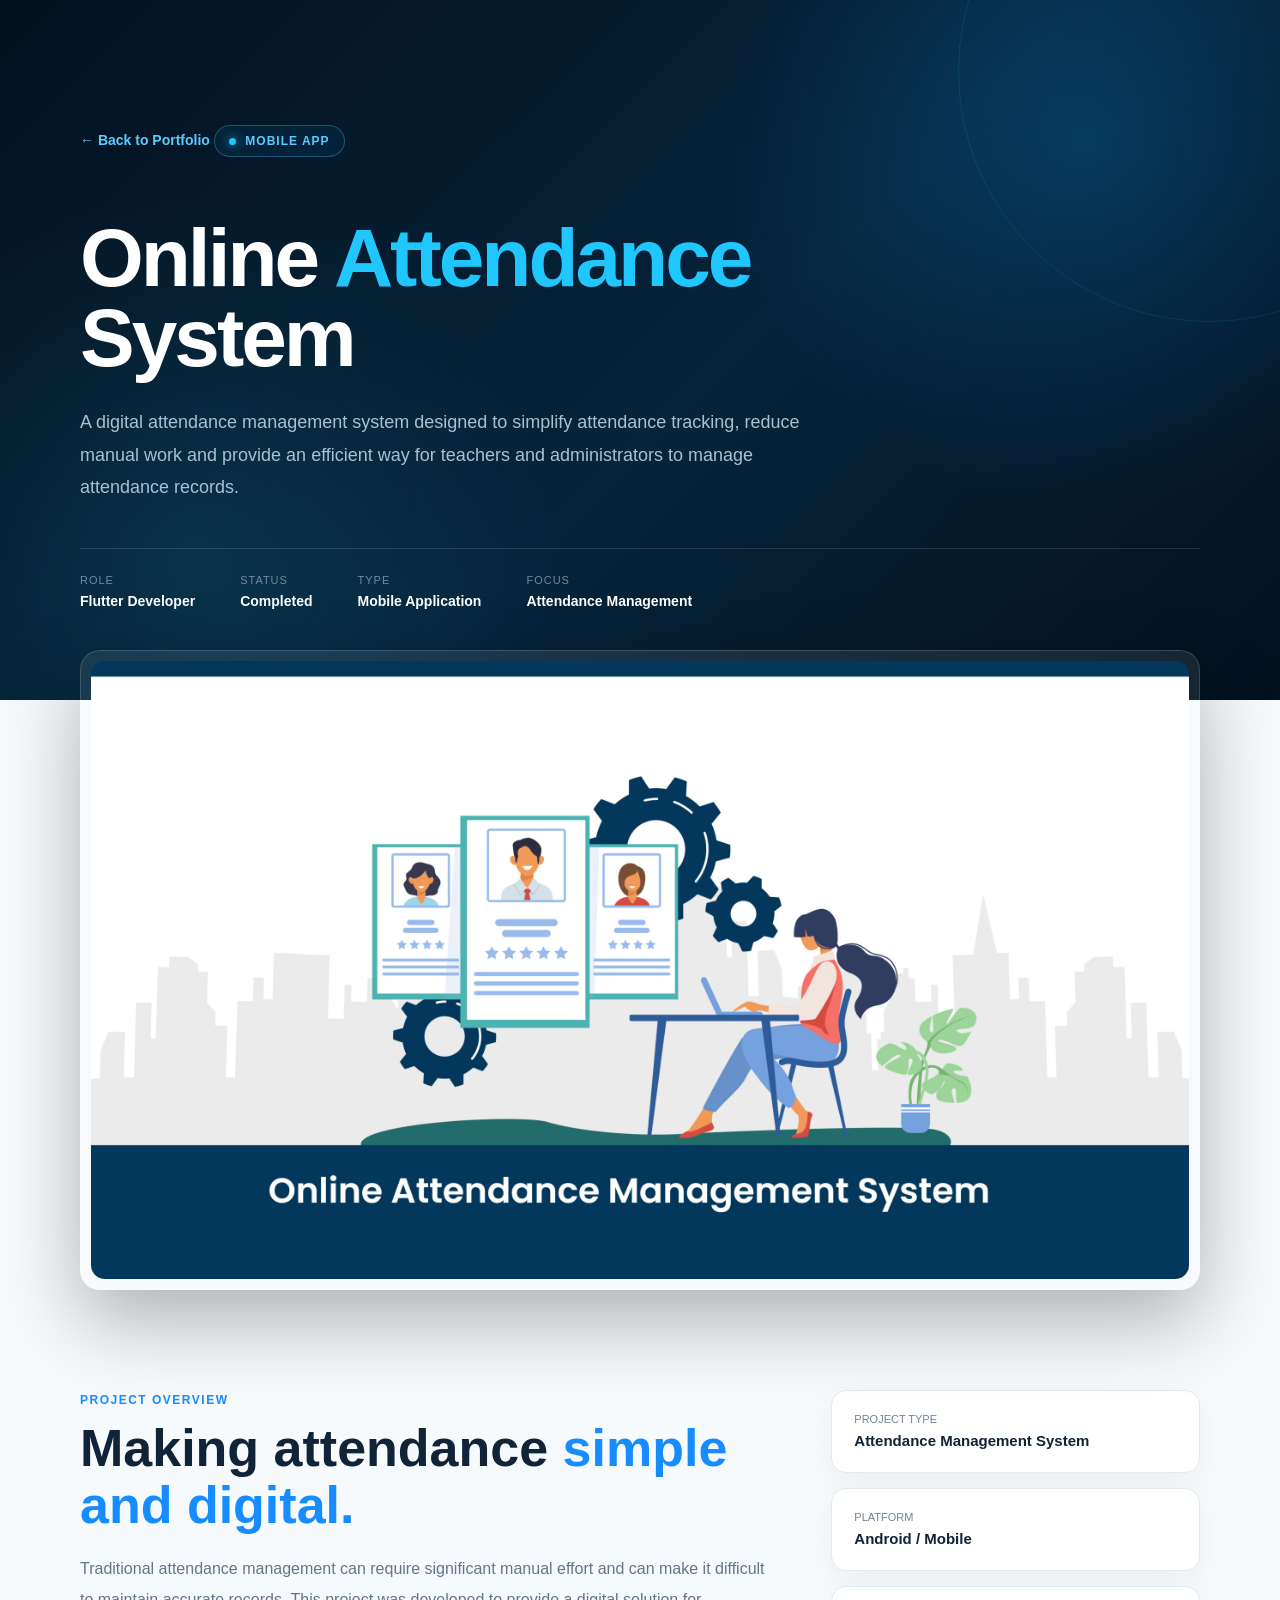
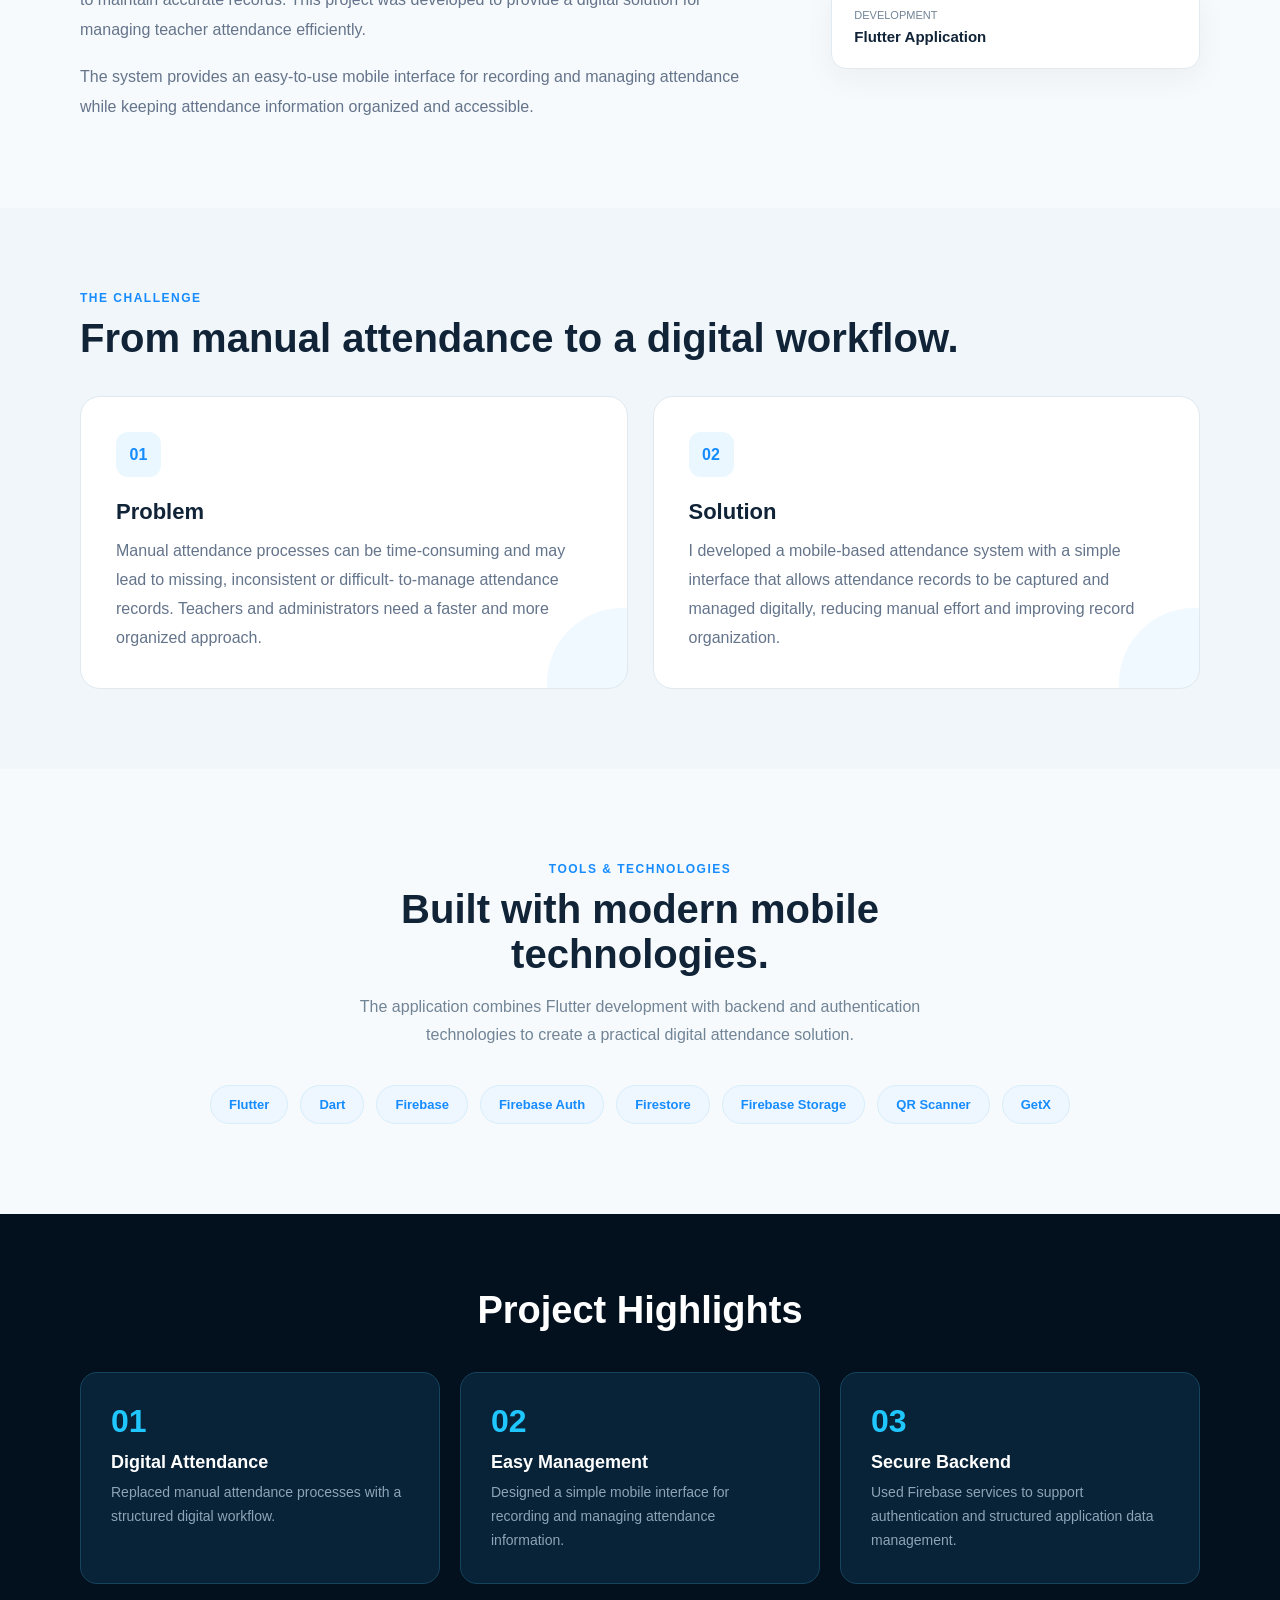
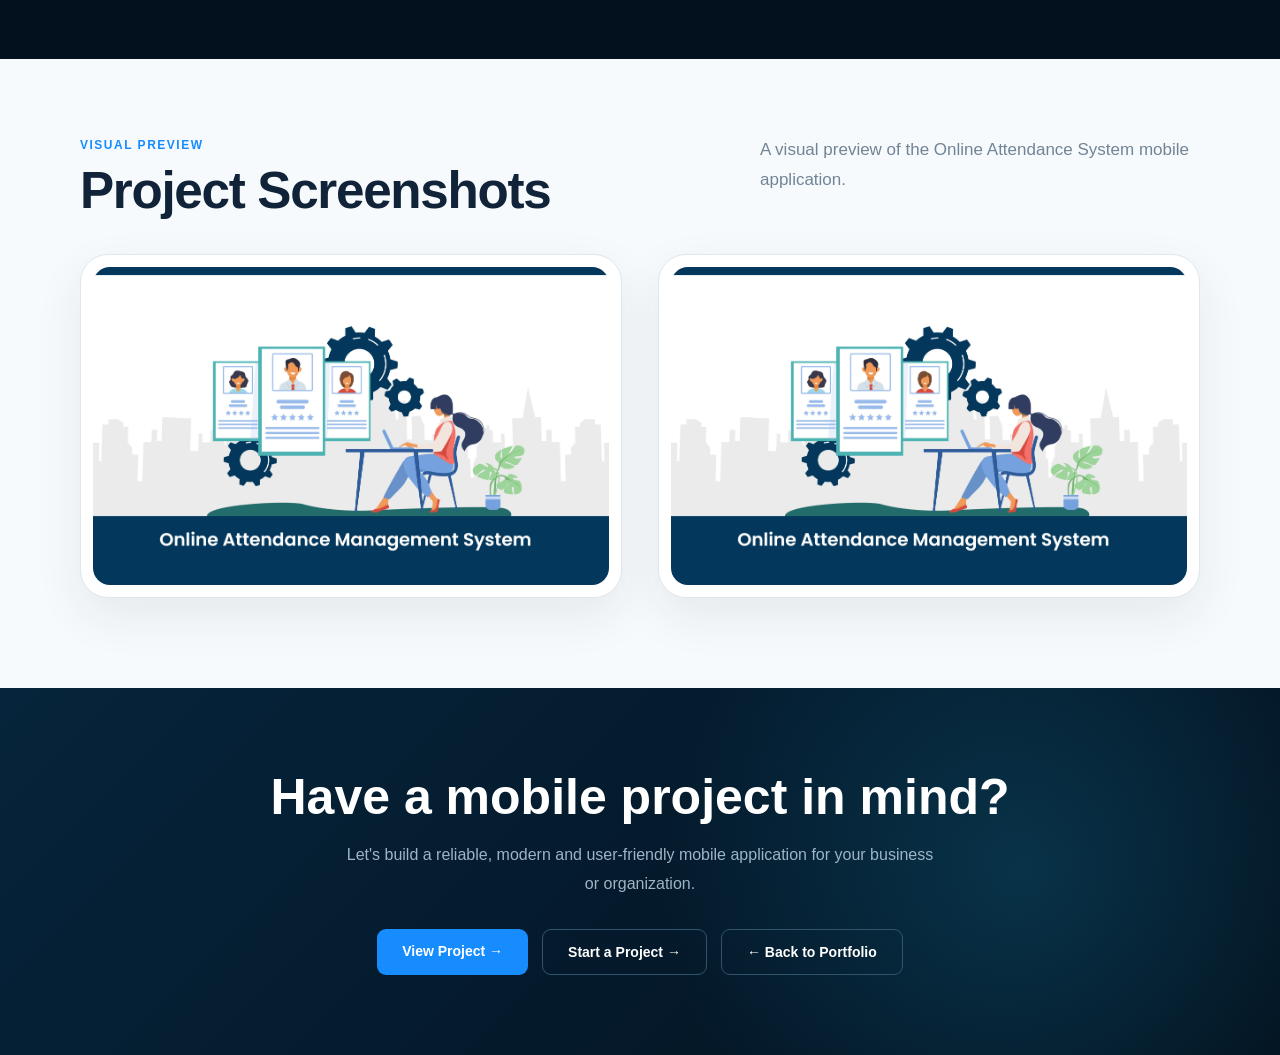
<file: quebenix-reference-website/Projects/online-attendance.html>
<!DOCTYPE html>
<html lang="en">

<head>
    <meta charset="UTF-8">
    <meta name="viewport" content="width=device-width, initial-scale=1.0">

    <title>Online Attendance System | Case Study</title>

    <link rel="stylesheet" href="../style.css">

    <style>
        .case-page {
            overflow: hidden;
        }

        /* HERO */

        .case-hero {
            position: relative;
            padding: 125px 0 90px;
            background:
                radial-gradient(circle at 85% 20%, rgba(7, 156, 255, .20), transparent 30%),
                radial-gradient(circle at 15% 80%, rgba(32, 199, 255, .12), transparent 30%),
                linear-gradient(135deg, #03111e, #06243b 55%, #03111e);
            color: #fff;
        }

        .case-hero::before {
            content: "";
            position: absolute;
            width: 500px;
            height: 500px;
            border: 1px solid rgba(32, 199, 255, .12);
            border-radius: 50%;
            right: -180px;
            top: -180px;
        }

        .case-container {
            width: min(1120px, 92%);
            margin: auto;
            position: relative;
            z-index: 2;
        }

        .back-btn {
            display: inline-flex;
            align-items: center;
            gap: 8px;
            color: #5bcaff;
            font-size: 14px;
            font-weight: 600;
            margin-bottom: 45px;
            transition: .3s ease;
        }

        .back-btn:hover {
            transform: translateX(-5px);
        }

        .case-label {
            display: inline-flex;
            align-items: center;
            gap: 9px;
            padding: 8px 14px;
            border: 1px solid rgba(91, 202, 255, .3);
            border-radius: 30px;
            background: rgba(7, 156, 255, .08);
            color: #5bcaff;
            font-size: 12px;
            font-weight: 700;
            letter-spacing: 1px;
            text-transform: uppercase;
        }

        .case-label span {
            width: 7px;
            height: 7px;
            background: #20c7ff;
            border-radius: 50%;
            box-shadow: 0 0 12px #20c7ff;
        }

        .case-title {
            max-width: 900px;
            margin-top: 25px;
        }

        .case-title h1 {
            font-size: clamp(45px, 7vw, 82px);
            line-height: .98;
            margin: 0;
            letter-spacing: -3px;
        }

        .case-title h1 span {
            color: #20c7ff;
        }

        .case-description {
            max-width: 720px;
            margin-top: 28px;
            color: #a9c0d1;
            font-size: 18px;
            line-height: 1.8;
        }

        /* META */

        .hero-meta {
            display: flex;
            flex-wrap: wrap;
            gap: 45px;
            margin-top: 45px;
            padding-top: 25px;
            border-top: 1px solid rgba(255, 255, 255, .12);
        }

        .meta-item small {
            display: block;
            color: #718b9d;
            font-size: 11px;
            text-transform: uppercase;
            letter-spacing: 1px;
            margin-bottom: 6px;
        }

        .meta-item strong {
            color: #fff;
            font-size: 14px;
        }

        /* SHOWCASE */

        .showcase-section {
            margin-top: -50px;
            position: relative;
            z-index: 5;
        }

        .showcase-frame {
            padding: 10px;
            background: rgba(255, 255, 255, .08);
            border: 1px solid rgba(255, 255, 255, .15);
            border-radius: 20px;
            box-shadow: 0 30px 80px rgba(0, 0, 0, .30);
        }

        .showcase-inner {
            overflow: hidden;
            border-radius: 14px;
            background: #fff;
        }

        .showcase-image {
            width: 100%;
            display: block;
        }

        /* OVERVIEW */

        .overview {
            padding: 100px 0 70px;
        }

        .overview-grid {
            display: grid;
            grid-template-columns: 1.5fr .8fr;
            gap: 60px;
            align-items: start;
        }

        .section-label {
            color: #168cff;
            font-size: 12px;
            font-weight: 800;
            letter-spacing: 1.5px;
            text-transform: uppercase;
        }

        .overview-main h2 {
            font-size: clamp(32px, 5vw, 52px);
            line-height: 1.1;
            margin: 12px 0 20px;
            color: #102337;
        }

        .overview-main h2 span {
            color: #168cff;
        }

        .overview-main p {
            color: #64748b;
            font-size: 16px;
            line-height: 1.9;
            max-width: 700px;
        }

        .info-stack {
            display: grid;
            gap: 15px;
        }

        .info-card {
            padding: 22px;
            background: #fff;
            border: 1px solid #e1eaf0;
            border-radius: 15px;
            box-shadow: 0 10px 30px rgba(16, 35, 55, .05);
        }

        .info-card small {
            color: #718496;
            display: block;
            margin-bottom: 7px;
            font-size: 11px;
            text-transform: uppercase;
        }

        .info-card strong {
            font-size: 15px;
            color: #102337;
        }

        /* CHALLENGE */

        .challenge-section {
            padding: 80px 0;
            background: #f0f6fa;
        }

        .challenge-head {
            margin-bottom: 35px;
        }

        .challenge-head h2 {
            font-size: 40px;
            margin: 10px 0;
        }

        .challenge-grid {
            display: grid;
            grid-template-columns: 1fr 1fr;
            gap: 25px;
        }

        .challenge-card {
            position: relative;
            padding: 35px;
            border-radius: 20px;
            background: #fff;
            border: 1px solid #dfe9ef;
            overflow: hidden;
        }

        .challenge-card::after {
            content: "";
            position: absolute;
            width: 150px;
            height: 150px;
            border-radius: 50%;
            right: -70px;
            bottom: -70px;
            background: rgba(7, 156, 255, .06);
        }

        .challenge-icon {
            width: 45px;
            height: 45px;
            display: flex;
            align-items: center;
            justify-content: center;
            border-radius: 12px;
            background: #eaf7ff;
            color: #168cff;
            font-weight: 800;
            margin-bottom: 22px;
        }

        .challenge-card h3 {
            font-size: 22px;
            margin: 0 0 12px;
        }

        .challenge-card p {
            color: #64748b;
            line-height: 1.8;
            margin: 0;
        }

        /* TECHNOLOGIES */

        .technology-section {
            padding: 90px 0;
        }

        .technology-head {
            text-align: center;
            max-width: 650px;
            margin: auto;
        }

        .technology-head h2 {
            font-size: 40px;
            margin: 10px 0 15px;
        }

        .technology-head p {
            color: #718496;
            line-height: 1.8;
        }

        .technologies {
            display: flex;
            justify-content: center;
            flex-wrap: wrap;
            gap: 12px;
            margin-top: 35px;
        }

        .tech {
            padding: 11px 18px;
            border-radius: 30px;
            background: #eef7ff;
            border: 1px solid #d7edfb;
            color: #168cff;
            font-size: 13px;
            font-weight: 700;
            transition: .3s ease;
        }

        .tech:hover {
            transform: translateY(-3px);
            background: #e1f3ff;
        }

        /* HIGHLIGHTS */

        .highlights {
            padding: 75px 0;
            background: #03111e;
            color: #fff;
        }

        .highlights h2 {
            text-align: center;
            font-size: 38px;
            margin: 0 0 40px;
        }

        .highlight-grid {
            display: grid;
            grid-template-columns: repeat(3, 1fr);
            gap: 20px;
        }

        .highlight-card {
            padding: 30px;
            border: 1px solid #16435e;
            border-radius: 17px;
            background: #082238;
            transition: .3s ease;
        }

        .highlight-card:hover {
            transform: translateY(-7px);
            border-color: #168cff;
        }

        .highlight-number {
            font-size: 32px;
            color: #20c7ff;
            font-weight: 800;
        }

        .highlight-card h3 {
            font-size: 18px;
            margin: 12px 0 8px;
        }

        .highlight-card p {
            color: #8da5b7;
            font-size: 14px;
            line-height: 1.7;
            margin: 0;
        }

        /* SCREENSHOTS */

        .screenshots {
            padding: 100px 0;
        }

        .screenshots-head {
            display: flex;
            justify-content: space-between;
            align-items: end;
            gap: 30px;
            margin-bottom: 35px;
        }

        .screenshots-head h2 {
            font-size: 40px;
            margin: 10px 0 0;
        }

        .screenshots-head p {
            color: #718496;
            max-width: 420px;
            line-height: 1.7;
        }

        .screenshot-grid {
            display: grid;
            grid-template-columns: repeat(2, 1fr);
            gap: 25px;
        }

        .screenshot-card {
            padding: 8px;
            background: #fff;
            border: 1px solid #dce7ee;
            border-radius: 18px;
            box-shadow: 0 15px 40px rgba(16, 35, 55, .08);
            overflow: hidden;
            transition: .3s ease;
        }

        .screenshot-card:hover {
            transform: translateY(-6px);
            box-shadow: 0 22px 50px rgba(16, 35, 55, .13);
        }

        .screenshot-card img {
            width: 100%;
            display: block;
            border-radius: 12px;
        }

        /* CTA */

        .case-cta {
            padding: 80px 0;
            background:
                radial-gradient(circle at 80% 50%, rgba(32, 199, 255, .16), transparent 35%),
                linear-gradient(135deg, #06243b, #03111e);
            color: #fff;
            text-align: center;
        }

        .case-cta h2 {
            font-size: clamp(32px, 5vw, 50px);
            margin: 0 0 15px;
        }

        .case-cta p {
            color: #9db5c6;
            max-width: 600px;
            margin: auto;
            line-height: 1.8;
        }

        .case-actions {
            display: flex;
            justify-content: center;
            flex-wrap: wrap;
            gap: 14px;
            margin-top: 30px;
        }

        .case-btn {
            display: inline-block;
            padding: 14px 25px;
            border-radius: 9px;
            background: #168cff;
            color: #fff;
            font-size: 14px;
            font-weight: 700;
            transition: .3s ease;
        }

        .case-btn:hover {
            transform: translateY(-3px);
            box-shadow: 0 10px 25px rgba(7, 156, 255, .25);
        }

        .case-btn.secondary {
            background: transparent;
            border: 1px solid #31546a;
        }

        .case-btn.secondary:hover {
            border-color: #20c7ff;
        }

        /* RESPONSIVE */

        @media(max-width:900px) {

            .overview-grid {
                grid-template-columns: 1fr;
                gap: 35px;
            }

            .highlight-grid {
                grid-template-columns: 1fr;
            }

            .hero-meta {
                gap: 25px;
            }
        }

        @media(max-width:700px) {

            .case-hero {
                padding: 105px 0 75px;
            }

            .case-title h1 {
                letter-spacing: -1.5px;
            }

            .case-description {
                font-size: 16px;
            }

            .challenge-grid,
            .screenshot-grid {
                grid-template-columns: 1fr;
            }

            .screenshots-head {
                display: block;
            }

            .screenshots-head p {
                margin-top: 15px;
            }

            .overview,
            .screenshots {
                padding: 70px 0;
            }
        }
    
        /* Reference-matched project screenshot gallery */
        .screenshots {
            padding: 76px 0 90px;
            background: #f7fafc;
        }
        .screenshots-head {
            display: flex;
            justify-content: space-between;
            align-items: flex-start;
            gap: 30px;
            margin-bottom: 35px;
        }
        .screenshots-head h2 {
            color: #102338;
            font-size: clamp(34px, 4vw, 58px);
            line-height: 1.1;
            margin: 10px 0 0;
            letter-spacing: -1.3px;
        }
        .screenshots-head p {
            color: #718496;
            max-width: 440px;
            margin: 0;
            line-height: 1.8;
            font-size: 17px;
        }
        .screenshot-grid {
            display: grid;
            grid-template-columns: repeat(2, minmax(0, 1fr));
            gap: 36px;
            align-items: stretch;
        }
        .screenshot-card {
            min-width: 0;
            padding: 12px;
            background: #fff;
            border: 1px solid #dce7ee;
            border-radius: 28px;
            box-shadow: 0 18px 48px rgba(16, 35, 55, .08);
            overflow: hidden;
            transition: transform .25s ease, box-shadow .25s ease;
        }
        .screenshot-card:hover {
            transform: translateY(-3px);
            box-shadow: 0 24px 54px rgba(16, 35, 55, .12);
        }
        .screenshot-card img {
            display: block;
            width: 100%;
            height: auto;
            aspect-ratio: 1.62 / 1;
            object-fit: cover;
            object-position: top center;
            background: #f1f5f9;
            border-radius: 17px;
        }
        @media (max-width: 760px) {
            .screenshots { padding: 58px 0 65px; }
            .screenshots-head { display: block; }
            .screenshots-head p { margin-top: 18px; font-size: 15px; }
            .screenshot-grid { grid-template-columns: 1fr; gap: 22px; }
            .screenshot-card { padding: 8px; border-radius: 20px; }
            .screenshot-card img { aspect-ratio: 1.45 / 1; border-radius: 13px; }
        }

    </style>
</head>

<body>

    <main class="case-page">

        <!-- HERO -->

        <section class="case-hero">

            <div class="case-container">

                <a href="../index.html#portfolio" class="back-btn">
                    ← Back to Portfolio
                </a>

                <div class="case-label">
                    <span></span>
                    Mobile App
                </div>

                <div class="case-title">

                    <h1>
                        Online
                        <span>Attendance</span>
                        System
                    </h1>

                    <p class="case-description">
                        A digital attendance management system designed to
                        simplify attendance tracking, reduce manual work and
                        provide an efficient way for teachers and administrators
                        to manage attendance records.
                    </p>

                </div>

                <div class="hero-meta">

                    <div class="meta-item">
                        <small>Role</small>
                        <strong>Flutter Developer</strong>
                    </div>

                    <div class="meta-item">
                        <small>Status</small>
                        <strong>Completed</strong>
                    </div>

                    <div class="meta-item">
                        <small>Type</small>
                        <strong>Mobile Application</strong>
                    </div>

                    <div class="meta-item">
                        <small>Focus</small>
                        <strong>Attendance Management</strong>
                    </div>

                </div>

            </div>

        </section>


        <!-- PROJECT SHOWCASE -->

        <section class="showcase-section">

            <div class="case-container">

                <div class="showcase-frame">

                    <div class="showcase-inner">

                        <img
                            src="../assets/Online Attendence.jpg"
                            alt="Online Attendance System"
                            class="showcase-image">

                    </div>

                </div>

            </div>

        </section>


        <!-- PROJECT OVERVIEW -->

        <section class="overview">

            <div class="case-container">

                <div class="overview-grid">

                    <div class="overview-main">

                        <span class="section-label">
                            Project Overview
                        </span>

                        <h2>
                            Making attendance
                            <span>simple and digital.</span>
                        </h2>

                        <p>
                            Traditional attendance management can require
                            significant manual effort and can make it difficult
                            to maintain accurate records. This project was
                            developed to provide a digital solution for managing
                            teacher attendance efficiently.
                        </p>

                        <p>
                            The system provides an easy-to-use mobile interface
                            for recording and managing attendance while keeping
                            attendance information organized and accessible.
                        </p>

                    </div>


                    <div class="info-stack">

                        <div class="info-card">
                            <small>Project Type</small>
                            <strong>Attendance Management System</strong>
                        </div>

                        <div class="info-card">
                            <small>Platform</small>
                            <strong>Android / Mobile</strong>
                        </div>

                        <div class="info-card">
                            <small>Development</small>
                            <strong>Flutter Application</strong>
                        </div>

                    </div>

                </div>

            </div>

        </section>


        <!-- PROBLEM / SOLUTION -->

        <section class="challenge-section">

            <div class="case-container">

                <div class="challenge-head">

                    <span class="section-label">
                        The Challenge
                    </span>

                    <h2>
                        From manual attendance to a digital workflow.
                    </h2>

                </div>


                <div class="challenge-grid">

                    <div class="challenge-card">

                        <div class="challenge-icon">
                            01
                        </div>

                        <h3>
                            Problem
                        </h3>

                        <p>
                            Manual attendance processes can be time-consuming
                            and may lead to missing, inconsistent or difficult-
                            to-manage attendance records. Teachers and
                            administrators need a faster and more organized
                            approach.
                        </p>

                    </div>


                    <div class="challenge-card">

                        <div class="challenge-icon">
                            02
                        </div>

                        <h3>
                            Solution
                        </h3>

                        <p>
                            I developed a mobile-based attendance system with
                            a simple interface that allows attendance records
                            to be captured and managed digitally, reducing
                            manual effort and improving record organization.
                        </p>

                    </div>

                </div>

            </div>

        </section>


        <!-- TECHNOLOGIES -->

        <section class="technology-section">

            <div class="case-container">

                <div class="technology-head">

                    <span class="section-label">
                        Tools & Technologies
                    </span>

                    <h2>
                        Built with modern
                        mobile technologies.
                    </h2>

                    <p>
                        The application combines Flutter development with
                        backend and authentication technologies to create a
                        practical digital attendance solution.
                    </p>

                </div>


                <div class="technologies">

                    <span class="tech">Flutter</span>

                    <span class="tech">Dart</span>

                    <span class="tech">Firebase</span>

                    <span class="tech">Firebase Auth</span>

                    <span class="tech">Firestore</span>

                    <span class="tech">Firebase Storage</span>

                    <span class="tech">QR Scanner</span>

                    <span class="tech">GetX</span>

                </div>

            </div>

        </section>


        <!-- PROJECT HIGHLIGHTS -->

        <section class="highlights">

            <div class="case-container">

                <h2>
                    Project Highlights
                </h2>

                <div class="highlight-grid">

                    <div class="highlight-card">

                        <div class="highlight-number">
                            01
                        </div>

                        <h3>
                            Digital Attendance
                        </h3>

                        <p>
                            Replaced manual attendance processes with a
                            structured digital workflow.
                        </p>

                    </div>


                    <div class="highlight-card">

                        <div class="highlight-number">
                            02
                        </div>

                        <h3>
                            Easy Management
                        </h3>

                        <p>
                            Designed a simple mobile interface for recording
                            and managing attendance information.
                        </p>

                    </div>


                    <div class="highlight-card">

                        <div class="highlight-number">
                            03
                        </div>

                        <h3>
                            Secure Backend
                        </h3>

                        <p>
                            Used Firebase services to support authentication
                            and structured application data management.
                        </p>

                    </div>

                </div>

            </div>

        </section>


        <!-- SCREENSHOTS -->

        <section class="screenshots">
    <div class="case-container">
        <div class="screenshots-head">

                    <div>

                        <span class="section-label">
                            Visual Preview
                        </span>

                        <h2>
                            Project Screenshots
                        </h2>

                    </div>

                    <p>
                        A visual preview of the Online Attendance System
                        mobile application.
                    </p>

                </div>
        <div class="screenshot-grid">
            <div class="screenshot-card"><img src="../assets/Online Attendence.jpg" alt="Online Attendance System Screenshot" loading="lazy"></div>
            <div class="screenshot-card"><img src="../assets/Online Attendence.jpg" alt="Online Attendance Screenshot where we take attendence of students" loading="lazy"></div>
        </div>
    </div>
</section>


        <!-- CTA -->

        <section class="case-cta">

            <div class="case-container">

                <h2>
                    Have a mobile project in mind?
                </h2>

                <p>
                    Let's build a reliable, modern and user-friendly mobile
                    application for your business or organization.
                </p>


                <div class="case-actions">

                    <a
                        href="#"
                        class="case-btn"
                        target="_blank">
                        View Project →
                    </a>

                    <a
                        href="../index.html#contact"
                        class="case-btn secondary">
                        Start a Project →
                    </a>

                    <a
                        href="../index.html#portfolio"
                        class="case-btn secondary">
                        ← Back to Portfolio
                    </a>

                </div>

            </div>

        </section>

    </main>

</body>

</html>
</file>
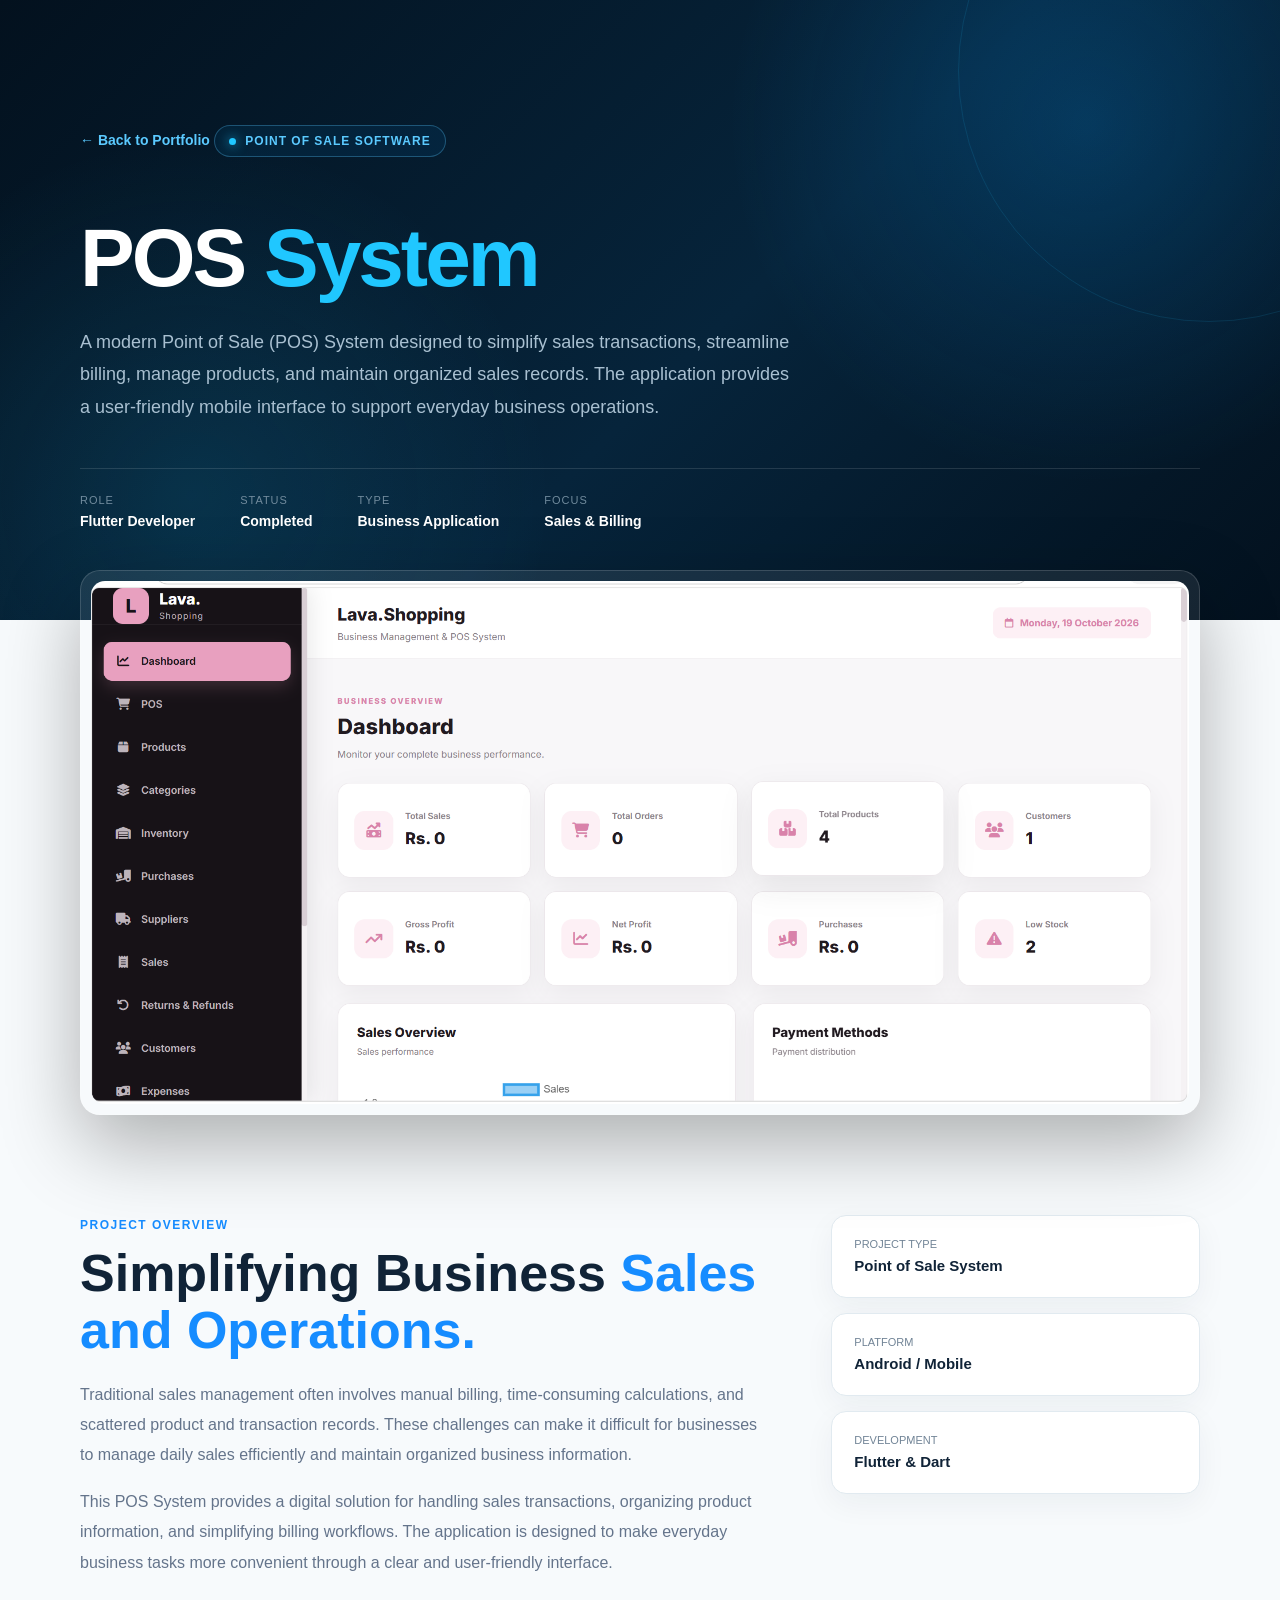
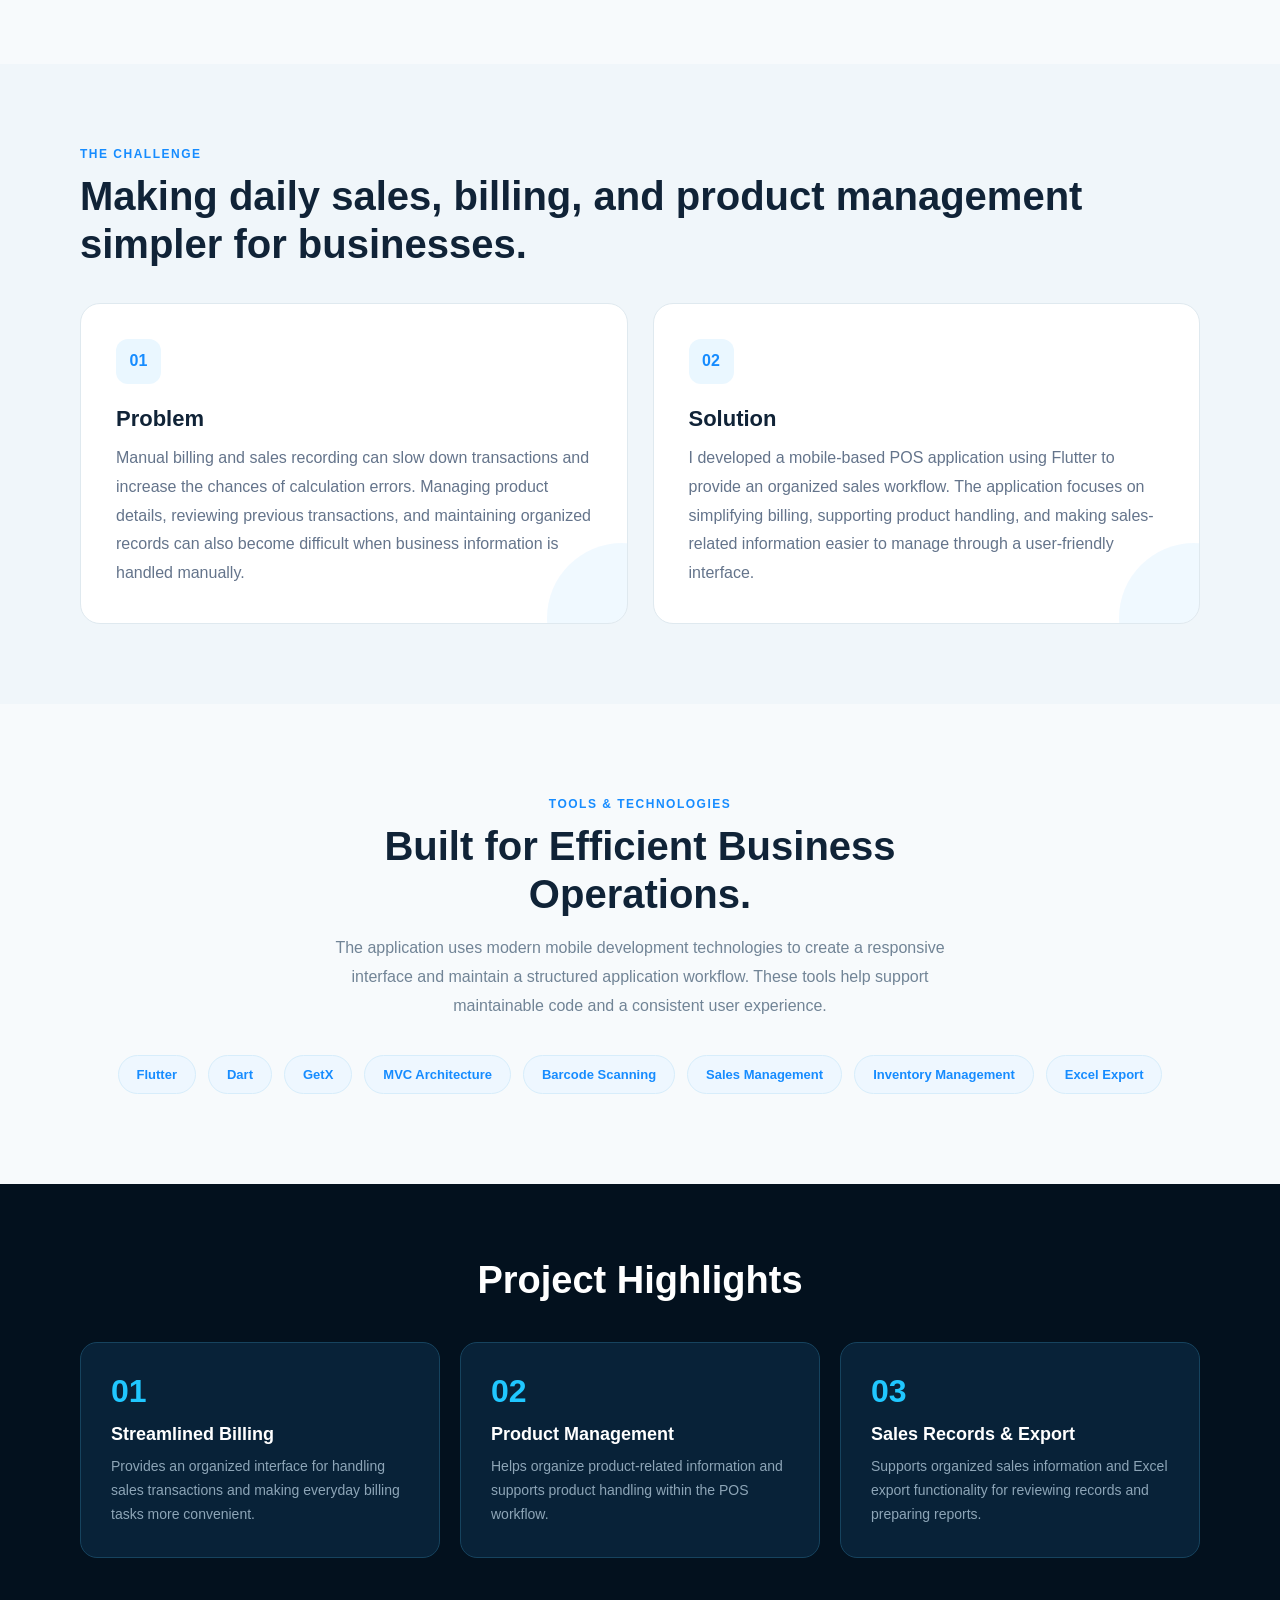
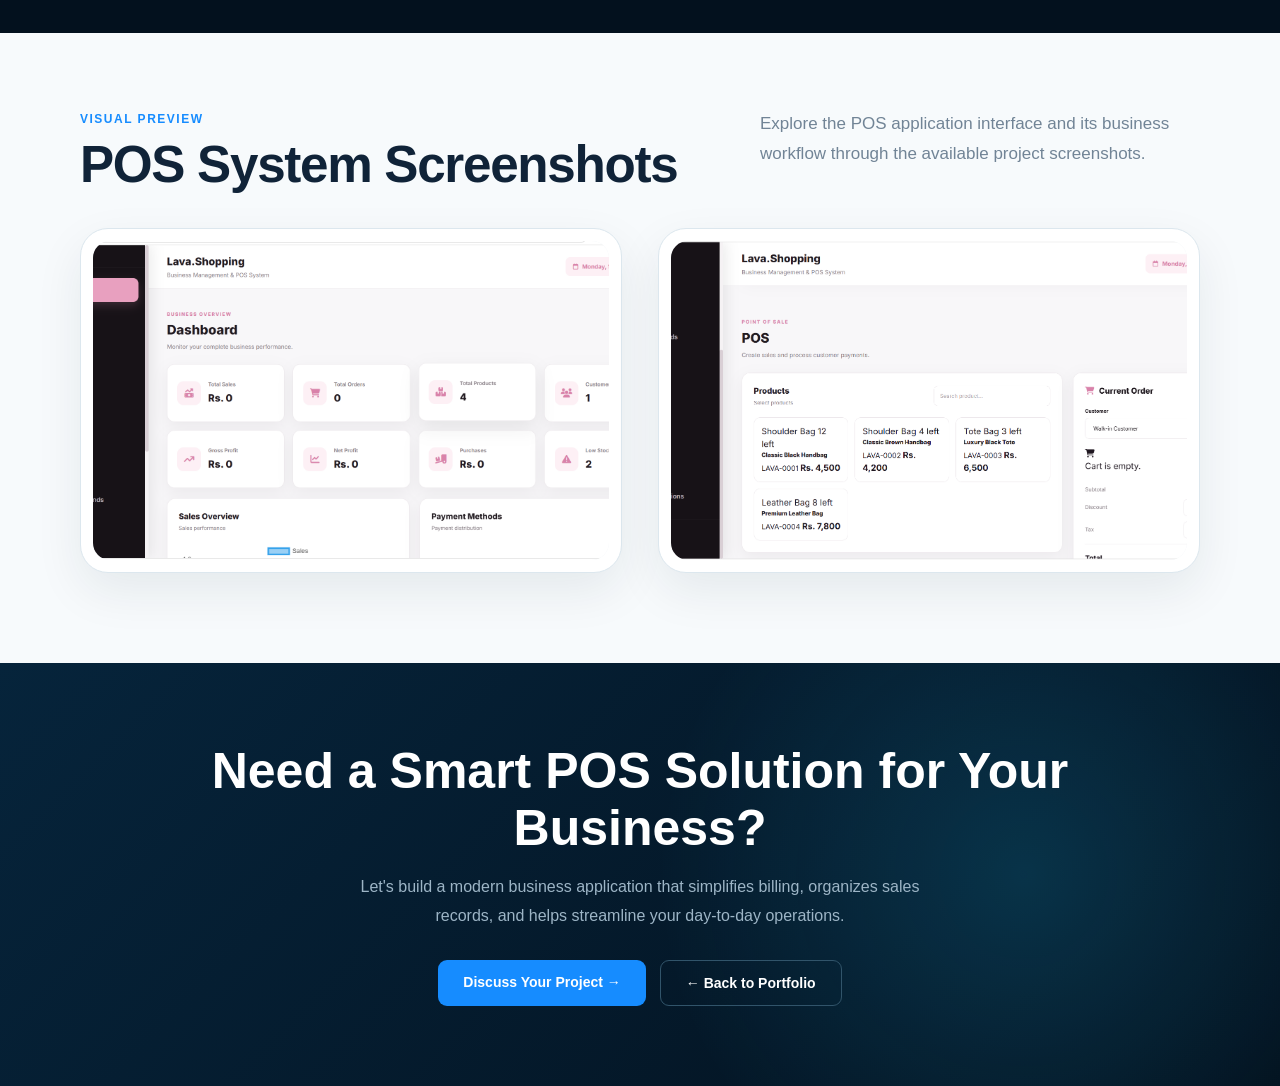
<file: quebenix-reference-website/Projects/pos-system.html>
<!DOCTYPE html>
<html lang="en">

<head>
    <meta charset="UTF-8">
    <meta name="viewport" content="width=device-width, initial-scale=1.0">

    <meta name="description"
        content="Explore the POS System case study by Quebenix Technology, featuring mobile billing, product management, sales tracking, and business workflows.">

    <title>POS System | Case Study</title>

    <link rel="stylesheet" href="../style.css">

    <style>
        .case-page {
            overflow: hidden;
        }

        /* HERO */

        .case-hero {
            position: relative;
            padding: 125px 0 90px;
            background:
                radial-gradient(circle at 85% 20%, rgba(7, 156, 255, .20), transparent 30%),
                radial-gradient(circle at 15% 80%, rgba(32, 199, 255, .12), transparent 30%),
                linear-gradient(135deg, #03111e, #06243b 55%, #03111e);
            color: #fff;
        }

        .case-hero::before {
            content: "";
            position: absolute;
            width: 500px;
            height: 500px;
            border: 1px solid rgba(32, 199, 255, .12);
            border-radius: 50%;
            right: -180px;
            top: -180px;
        }

        .case-container {
            width: min(1120px, 92%);
            margin: auto;
            position: relative;
            z-index: 2;
        }

        .back-btn {
            display: inline-flex;
            align-items: center;
            gap: 8px;
            color: #5bcaff;
            font-size: 14px;
            font-weight: 600;
            margin-bottom: 45px;
            text-decoration: none;
            transition: .3s ease;
        }

        .back-btn:hover {
            transform: translateX(-5px);
        }

        .case-label {
            display: inline-flex;
            align-items: center;
            gap: 9px;
            padding: 8px 14px;
            border: 1px solid rgba(91, 202, 255, .3);
            border-radius: 30px;
            background: rgba(7, 156, 255, .08);
            color: #5bcaff;
            font-size: 12px;
            font-weight: 700;
            letter-spacing: 1px;
            text-transform: uppercase;
        }

        .case-label span {
            width: 7px;
            height: 7px;
            background: #20c7ff;
            border-radius: 50%;
            box-shadow: 0 0 12px #20c7ff;
        }

        .case-title {
            max-width: 900px;
            margin-top: 25px;
        }

        .case-title h1 {
            font-size: clamp(45px, 7vw, 82px);
            line-height: .98;
            margin: 0;
            letter-spacing: -3px;
        }

        .case-title h1 span {
            color: #20c7ff;
        }

        .case-description {
            max-width: 720px;
            margin-top: 28px;
            color: #a9c0d1;
            font-size: 18px;
            line-height: 1.8;
        }

        /* META */

        .hero-meta {
            display: flex;
            flex-wrap: wrap;
            gap: 45px;
            margin-top: 45px;
            padding-top: 25px;
            border-top: 1px solid rgba(255, 255, 255, .12);
        }

        .meta-item small {
            display: block;
            color: #718b9d;
            font-size: 11px;
            text-transform: uppercase;
            letter-spacing: 1px;
            margin-bottom: 6px;
        }

        .meta-item strong {
            color: #fff;
            font-size: 14px;
        }

        /* SHOWCASE */

        .showcase-section {
            margin-top: -50px;
            position: relative;
            z-index: 5;
        }

        .showcase-frame {
            padding: 10px;
            background: rgba(255, 255, 255, .08);
            border: 1px solid rgba(255, 255, 255, .15);
            border-radius: 20px;
            box-shadow: 0 30px 80px rgba(0, 0, 0, .30);
        }

        .showcase-inner {
            overflow: hidden;
            border-radius: 14px;
            background: #fff;
        }

        .showcase-image {
            width: 100%;
            display: block;
            object-fit: cover;
        }

        /* OVERVIEW */

        .overview {
            padding: 100px 0 70px;
        }

        .overview-grid {
            display: grid;
            grid-template-columns: 1.5fr .8fr;
            gap: 60px;
            align-items: start;
        }

        .section-label {
            color: #168cff;
            font-size: 12px;
            font-weight: 800;
            letter-spacing: 1.5px;
            text-transform: uppercase;
        }

        .overview-main h2 {
            font-size: clamp(32px, 5vw, 52px);
            line-height: 1.1;
            margin: 12px 0 20px;
            color: #102337;
        }

        .overview-main h2 span {
            color: #168cff;
        }

        .overview-main p {
            color: #64748b;
            font-size: 16px;
            line-height: 1.9;
            max-width: 700px;
        }

        .info-stack {
            display: grid;
            gap: 15px;
        }

        .info-card {
            padding: 22px;
            background: #fff;
            border: 1px solid #e1eaf0;
            border-radius: 15px;
            box-shadow: 0 10px 30px rgba(16, 35, 55, .05);
        }

        .info-card small {
            color: #718496;
            display: block;
            margin-bottom: 7px;
            font-size: 11px;
            text-transform: uppercase;
        }

        .info-card strong {
            font-size: 15px;
            color: #102337;
        }

        /* CHALLENGE */

        .challenge-section {
            padding: 80px 0;
            background: #f0f6fa;
        }

        .challenge-head {
            margin-bottom: 35px;
        }

        .challenge-head h2 {
            font-size: clamp(28px, 4vw, 40px);
            line-height: 1.2;
            margin: 10px 0;
            color: #102337;
        }

        .challenge-grid {
            display: grid;
            grid-template-columns: 1fr 1fr;
            gap: 25px;
        }

        .challenge-card {
            position: relative;
            padding: 35px;
            border-radius: 20px;
            background: #fff;
            border: 1px solid #dfe9ef;
            overflow: hidden;
        }

        .challenge-card::after {
            content: "";
            position: absolute;
            width: 150px;
            height: 150px;
            border-radius: 50%;
            right: -70px;
            bottom: -70px;
            background: rgba(7, 156, 255, .06);
            pointer-events: none;
        }

        .challenge-icon {
            width: 45px;
            height: 45px;
            display: flex;
            align-items: center;
            justify-content: center;
            border-radius: 12px;
            background: #eaf7ff;
            color: #168cff;
            font-weight: 800;
            margin-bottom: 22px;
        }

        .challenge-card h3 {
            font-size: 22px;
            margin: 0 0 12px;
            color: #102337;
        }

        .challenge-card p {
            color: #64748b;
            line-height: 1.8;
            margin: 0;
        }

        /* TECHNOLOGIES */

        .technology-section {
            padding: 90px 0;
        }

        .technology-head {
            text-align: center;
            max-width: 650px;
            margin: auto;
        }

        .technology-head h2 {
            font-size: clamp(30px, 4vw, 40px);
            line-height: 1.2;
            margin: 10px 0 15px;
            color: #102337;
        }

        .technology-head p {
            color: #718496;
            line-height: 1.8;
        }

        .technologies {
            display: flex;
            justify-content: center;
            flex-wrap: wrap;
            gap: 12px;
            margin-top: 35px;
        }

        .tech {
            padding: 11px 18px;
            border-radius: 30px;
            background: #eef7ff;
            border: 1px solid #d7edfb;
            color: #168cff;
            font-size: 13px;
            font-weight: 700;
            transition: .3s ease;
        }

        .tech:hover {
            transform: translateY(-3px);
            background: #e1f3ff;
        }

        /* HIGHLIGHTS */

        .highlights {
            padding: 75px 0;
            background: #03111e;
            color: #fff;
        }

        .highlights h2 {
            text-align: center;
            font-size: clamp(30px, 4vw, 38px);
            margin: 0 0 40px;
        }

        .highlight-grid {
            display: grid;
            grid-template-columns: repeat(3, 1fr);
            gap: 20px;
        }

        .highlight-card {
            padding: 30px;
            border: 1px solid #16435e;
            border-radius: 17px;
            background: #082238;
            transition: .3s ease;
        }

        .highlight-card:hover {
            transform: translateY(-7px);
            border-color: #168cff;
        }

        .highlight-number {
            font-size: 32px;
            color: #20c7ff;
            font-weight: 800;
        }

        .highlight-card h3 {
            font-size: 18px;
            line-height: 1.4;
            margin: 12px 0 8px;
        }

        .highlight-card p {
            color: #8da5b7;
            font-size: 14px;
            line-height: 1.7;
            margin: 0;
        }

        /* SCREENSHOTS */

        .screenshots {
            padding: 100px 0;
        }

        .screenshots-head {
            display: flex;
            justify-content: space-between;
            align-items: end;
            gap: 30px;
            margin-bottom: 35px;
        }

        .screenshots-head h2 {
            font-size: clamp(30px, 4vw, 40px);
            margin: 10px 0 0;
            color: #102337;
        }

        .screenshots-head p {
            color: #718496;
            max-width: 420px;
            line-height: 1.7;
        }

        .screenshot-grid {
            display: grid;
            grid-template-columns: repeat(2, minmax(0, 1fr));
            gap: 25px;
        }

        .screenshot-card {
            padding: 8px;
            background: #fff;
            border: 1px solid #dce7ee;
            border-radius: 18px;
            box-shadow: 0 15px 40px rgba(16, 35, 55, .08);
            overflow: hidden;
            transition: .3s ease;
        }

        .screenshot-card:hover {
            transform: translateY(-6px);
            box-shadow: 0 22px 50px rgba(16, 35, 55, .13);
        }

        .screenshot-card img {
            width: 100%;
            display: block;
            border-radius: 12px;
            object-fit: cover;
        }

        /* CTA */

        .case-cta {
            padding: 80px 0;
            background:
                radial-gradient(circle at 80% 50%, rgba(32, 199, 255, .16), transparent 35%),
                linear-gradient(135deg, #06243b, #03111e);
            color: #fff;
            text-align: center;
        }

        .case-cta h2 {
            font-size: clamp(32px, 5vw, 50px);
            line-height: 1.15;
            margin: 0 0 15px;
        }

        .case-cta p {
            color: #9db5c6;
            max-width: 600px;
            margin: auto;
            line-height: 1.8;
        }

        .case-actions {
            display: flex;
            justify-content: center;
            flex-wrap: wrap;
            gap: 14px;
            margin-top: 30px;
        }

        .case-btn {
            display: inline-block;
            padding: 14px 25px;
            border-radius: 9px;
            background: #168cff;
            color: #fff;
            font-size: 14px;
            font-weight: 700;
            text-decoration: none;
            transition: .3s ease;
        }

        .case-btn:hover {
            transform: translateY(-3px);
            box-shadow: 0 10px 25px rgba(7, 156, 255, .25);
        }

        .case-btn.secondary {
            background: transparent;
            border: 1px solid #31546a;
        }

        .case-btn.secondary:hover {
            border-color: #20c7ff;
        }

        /* RESPONSIVE */

        @media (max-width: 900px) {
            .overview-grid {
                grid-template-columns: 1fr;
                gap: 35px;
            }

            .highlight-grid {
                grid-template-columns: 1fr;
            }

            .hero-meta {
                gap: 25px;
            }
        }

        @media (max-width: 700px) {
            .case-hero {
                padding: 105px 0 75px;
            }

            .case-title h1 {
                letter-spacing: -1.5px;
            }

            .case-description {
                font-size: 16px;
            }

            .challenge-grid,
            .screenshot-grid {
                grid-template-columns: 1fr;
            }

            .screenshots-head {
                display: block;
            }

            .screenshots-head p {
                margin-top: 15px;
            }

            .overview,
            .screenshots {
                padding: 70px 0;
            }

            .challenge-card {
                padding: 25px;
            }

            .hero-meta {
                gap: 22px;
            }
        }
    
        /* Reference-matched project screenshot gallery */
        .screenshots {
            padding: 76px 0 90px;
            background: #f7fafc;
        }
        .screenshots-head {
            display: flex;
            justify-content: space-between;
            align-items: flex-start;
            gap: 30px;
            margin-bottom: 35px;
        }
        .screenshots-head h2 {
            color: #102338;
            font-size: clamp(34px, 4vw, 58px);
            line-height: 1.1;
            margin: 10px 0 0;
            letter-spacing: -1.3px;
        }
        .screenshots-head p {
            color: #718496;
            max-width: 440px;
            margin: 0;
            line-height: 1.8;
            font-size: 17px;
        }
        .screenshot-grid {
            display: grid;
            grid-template-columns: repeat(2, minmax(0, 1fr));
            gap: 36px;
            align-items: stretch;
        }
        .screenshot-card {
            min-width: 0;
            padding: 12px;
            background: #fff;
            border: 1px solid #dce7ee;
            border-radius: 28px;
            box-shadow: 0 18px 48px rgba(16, 35, 55, .08);
            overflow: hidden;
            transition: transform .25s ease, box-shadow .25s ease;
        }
        .screenshot-card:hover {
            transform: translateY(-3px);
            box-shadow: 0 24px 54px rgba(16, 35, 55, .12);
        }
        .screenshot-card img {
            display: block;
            width: 100%;
            height: auto;
            aspect-ratio: 1.62 / 1;
            object-fit: cover;
            object-position: top center;
            background: #f1f5f9;
            border-radius: 17px;
        }
        @media (max-width: 760px) {
            .screenshots { padding: 58px 0 65px; }
            .screenshots-head { display: block; }
            .screenshots-head p { margin-top: 18px; font-size: 15px; }
            .screenshot-grid { grid-template-columns: 1fr; gap: 22px; }
            .screenshot-card { padding: 8px; border-radius: 20px; }
            .screenshot-card img { aspect-ratio: 1.45 / 1; border-radius: 13px; }
        }

    </style>
</head>

<body>

    <main class="case-page">

        <!-- HERO -->

        <section class="case-hero">
            <div class="case-container">

                <a href="../index.html#portfolio" class="back-btn">
                    &larr; Back to Portfolio
                </a>

                <div class="case-label">
                    <span></span>
                    Point of Sale Software
                </div>

                <div class="case-title">
                    <h1>
                        POS
                        <span>System</span>
                    </h1>

                    <p class="case-description">
                        A modern Point of Sale (POS) System designed
                        to simplify sales transactions, streamline
                        billing, manage products, and maintain
                        organized sales records. The application
                        provides a user-friendly mobile interface
                        to support everyday business operations.
                    </p>
                </div>

                <div class="hero-meta">

                    <div class="meta-item">
                        <small>Role</small>
                        <strong>Flutter Developer</strong>
                    </div>

                    <div class="meta-item">
                        <small>Status</small>
                        <strong>Completed</strong>
                    </div>

                    <div class="meta-item">
                        <small>Type</small>
                        <strong>Business Application</strong>
                    </div>

                    <div class="meta-item">
                        <small>Focus</small>
                        <strong>Sales &amp; Billing</strong>
                    </div>

                </div>
            </div>
        </section>

        <!-- PROJECT SHOWCASE -->

        <section class="showcase-section">
            <div class="case-container">

                <div class="showcase-frame">
                    <div class="showcase-inner">

                        <img
                            src="../assets/POS Image.PNG"
                            alt="POS System Main Interface"
                            class="showcase-image">

                    </div>
                </div>

            </div>
        </section>

        <!-- PROJECT OVERVIEW -->

        <section class="overview">
            <div class="case-container">

                <div class="overview-grid">

                    <div class="overview-main">

                        <span class="section-label">
                            Project Overview
                        </span>

                        <h2>
                            Simplifying Business
                            <span>Sales and Operations.</span>
                        </h2>

                        <p>
                            Traditional sales management often involves
                            manual billing, time-consuming calculations,
                            and scattered product and transaction
                            records. These challenges can make it
                            difficult for businesses to manage daily
                            sales efficiently and maintain organized
                            business information.
                        </p>

                        <p>
                            This POS System provides a digital
                            solution for handling sales transactions,
                            organizing product information, and
                            simplifying billing workflows. The
                            application is designed to make everyday
                            business tasks more convenient through
                            a clear and user-friendly interface.
                        </p>

                    </div>

                    <div class="info-stack">

                        <div class="info-card">
                            <small>Project Type</small>
                            <strong>Point of Sale System</strong>
                        </div>

                        <div class="info-card">
                            <small>Platform</small>
                            <strong>Android / Mobile</strong>
                        </div>

                        <div class="info-card">
                            <small>Development</small>
                            <strong>Flutter &amp; Dart</strong>
                        </div>

                    </div>

                </div>
            </div>
        </section>

        <!-- PROBLEM / SOLUTION -->

        <section class="challenge-section">
            <div class="case-container">

                <div class="challenge-head">

                    <span class="section-label">
                        The Challenge
                    </span>

                    <h2>
                        Making daily sales, billing, and product
                        management simpler for businesses.
                    </h2>

                </div>

                <div class="challenge-grid">

                    <div class="challenge-card">

                        <div class="challenge-icon">
                            01
                        </div>

                        <h3>Problem</h3>

                        <p>
                            Manual billing and sales recording can
                            slow down transactions and increase the
                            chances of calculation errors. Managing
                            product details, reviewing previous
                            transactions, and maintaining organized
                            records can also become difficult when
                            business information is handled manually.
                        </p>

                    </div>

                    <div class="challenge-card">

                        <div class="challenge-icon">
                            02
                        </div>

                        <h3>Solution</h3>

                        <p>
                            I developed a mobile-based POS application
                            using Flutter to provide an organized
                            sales workflow. The application focuses
                            on simplifying billing, supporting product
                            handling, and making sales-related
                            information easier to manage through a
                            user-friendly interface.
                        </p>

                    </div>

                </div>
            </div>
        </section>

        <!-- TECHNOLOGIES -->

        <section class="technology-section">
            <div class="case-container">

                <div class="technology-head">

                    <span class="section-label">
                        Tools &amp; Technologies
                    </span>

                    <h2>
                        Built for Efficient
                        Business Operations.
                    </h2>

                    <p>
                        The application uses modern mobile development
                        technologies to create a responsive interface
                        and maintain a structured application workflow.
                        These tools help support maintainable code
                        and a consistent user experience.
                    </p>

                </div>

                <div class="technologies">

                    <span class="tech">Flutter</span>
                    <span class="tech">Dart</span>
                    <span class="tech">GetX</span>
                    <span class="tech">MVC Architecture</span>
                    <span class="tech">Barcode Scanning</span>
                    <span class="tech">Sales Management</span>
                    <span class="tech">Inventory Management</span>
                    <span class="tech">Excel Export</span>

                </div>

            </div>
        </section>

        <!-- PROJECT HIGHLIGHTS -->

        <section class="highlights">
            <div class="case-container">

                <h2>Project Highlights</h2>

                <div class="highlight-grid">

                    <div class="highlight-card">

                        <div class="highlight-number">
                            01
                        </div>

                        <h3>Streamlined Billing</h3>

                        <p>
                            Provides an organized interface for
                            handling sales transactions and making
                            everyday billing tasks more convenient.
                        </p>

                    </div>

                    <div class="highlight-card">

                        <div class="highlight-number">
                            02
                        </div>

                        <h3>Product Management</h3>

                        <p>
                            Helps organize product-related information
                            and supports product handling within
                            the POS workflow.
                        </p>

                    </div>

                    <div class="highlight-card">

                        <div class="highlight-number">
                            03
                        </div>

                        <h3>Sales Records &amp; Export</h3>

                        <p>
                            Supports organized sales information
                            and Excel export functionality for
                            reviewing records and preparing reports.
                        </p>

                    </div>

                </div>
            </div>
        </section>

        <!-- SCREENSHOTS -->

        <section class="screenshots">
    <div class="case-container">
        <div class="screenshots-head">

                    <div>

                        <span class="section-label">
                            Visual Preview
                        </span>

                        <h2>POS System Screenshots</h2>

                    </div>

                    <p>
                        Explore the POS application interface and
                        its business workflow through the available
                        project screenshots.
                    </p>

                </div>
        <div class="screenshot-grid">
            <div class="screenshot-card"><img src="../assets/POS Image.PNG" alt="POS System Application Interface" loading="lazy"></div>
            <div class="screenshot-card"><img src="../assets/pos.PNG" alt="POS System Billing Screen" loading="lazy"></div>
        </div>
    </div>
</section>

        <!-- CALL TO ACTION -->

        <section class="case-cta">
            <div class="case-container">

                <h2>
                    Need a Smart POS Solution for Your Business?
                </h2>

                <p>
                    Let's build a modern business application that
                    simplifies billing, organizes sales records,
                    and helps streamline your day-to-day operations.
                </p>

                <div class="case-actions">

                    <a
                        href="../index.html#contact"
                        class="case-btn">
                        Discuss Your Project &rarr;
                    </a>

                    <a
                        href="../index.html#portfolio"
                        class="case-btn secondary">
                        &larr; Back to Portfolio
                    </a>

                </div>

            </div>
        </section>

    </main>

</body>

</html>
</file>
<file: quebenix-reference-website/style.css>
/* =========================================================
   GLOBAL
========================================================= */

* {
    box-sizing: border-box;
}

html {
    scroll-behavior: smooth;
}

body {
    margin: 0;
    font-family: Inter, Arial, sans-serif;
    background: #f7fafc;
    color: #102337;
}

a {
    text-decoration: none;
    color: inherit;
}

button,
input,
select,
textarea {
    font-family: inherit;
}

.container {
    width: min(1160px, 92%);
    margin: auto;
}


/* =========================================================
   ROOT COLORS
========================================================= */

:root {
    --blue: #079cff;
    --cyan: #20c7ff;
    --nav: #04111e;
    --dark: #03111e;
    --line: #dbe7ef;
    --muted: #718496;
}


/* =========================================================
   HEADER
========================================================= */

.header {
    height: 84px;
    background: rgba(3, 15, 27, 0.92);
    backdrop-filter: blur(18px);
    -webkit-backdrop-filter: blur(18px);
    border-bottom: 1px solid #ffffff12;
    color: #fff;
    position: sticky;
    top: 0;
    z-index: 1000;
}

.nav {
    height: 100%;
    display: flex;
    align-items: center;
    justify-content: space-between;
}


/* =========================================================
   HEADER LOGO
========================================================= */

.logo {
    display: inline-flex;
    align-items: center;

    /* Q aur text ko bohat close rakha gaya */
    gap: 0;

    text-decoration: none;
    background: transparent;
}

.logo-image {
    /* Q ko bara kiya */
    width: 118px;
    height: 88px;

    object-fit: contain;
    object-position: center;

    display: block;
    flex-shrink: 0;

    /* Q ko QUEBENIX ke aur qareeb laata hai */
    margin-right: -4px;
}

.logo-text {
    display: flex;
    flex-direction: column;
    align-items: stretch;
    justify-content: center;
}

.logo-name {
    font-size: 26px;
    font-weight: 900;
    color: #ffffff;
    letter-spacing: 2.5px;
    line-height: 1;
    font-family: system-ui, -apple-system, sans-serif;
}

.logo-sub-wrapper {
    display: flex;
    align-items: center;
    gap: 6px;
    margin-top: 3px;
    width: 100%;
}

.logo-sub {
    font-size: 9px;
    font-weight: 700;
    color: #ffffff;
    letter-spacing: 3.5px;
    line-height: 1;
    white-space: nowrap;
}

.logo-line {
    flex: 1;
    height: 1px;
    background-color: #ffffff;
}

.logo-tagline {
    margin-top: 4px;
    font-size: 6.5px;
    font-weight: 600;
    color: #00d2ff;
    letter-spacing: 1.2px;
    line-height: 1;
    text-align: center;
    white-space: nowrap;
}


/* =========================================================
   NAVIGATION
========================================================= */

.nav nav {
    display: flex;
    align-items: center;
    gap: 25px;
    font-size: 10px;
    font-weight: 600;
}

.nav nav a {
    opacity: 0.78;
    transition:
        color 0.25s ease,
        opacity 0.25s ease,
        transform 0.25s ease;
}

.nav nav a:hover,
.nav nav a.active {
    color: #32c4ff;
    opacity: 1;
}


/* =========================================================
   QUOTE BUTTON
========================================================= */

.quote {
    background: linear-gradient(90deg, #008ff0, #1ac3ff);
    padding: 10px 15px;
    border-radius: 20px;
    color: #fff !important;
    opacity: 1 !important;
    box-shadow: 0 10px 25px #008fff33;
    transition:
        transform 0.25s ease,
        box-shadow 0.25s ease;
}

.quote:hover {
    transform: translateY(-2px);
    box-shadow: 0 14px 30px #008fff44;
}


/* =========================================================
   HAMBURGER
========================================================= */

.hamb {
    display: none;
    background: none;
    border: 0;
    padding: 5px;
    cursor: pointer;
}

.hamb span {
    display: block;
    width: 23px;
    height: 2px;
    background: #fff;
    margin: 5px;
    transition: 0.3s ease;
}


/* =========================================================
   HERO
========================================================= */

.hero {
    min-height: 515px;
    color: #fff;
    position: relative;
    overflow: hidden;
    background:
        #031321 url("assets/hero.jpg")
        right center / 58% 100%
        no-repeat;
}

.hero::after {
    content: "";
    position: absolute;
    inset: 0;
    background:
        linear-gradient(
            90deg,
            #03111feF 0%,
            #041727D9 40%,
            #03111e18 78%
        );
}

.hero .container {
    position: relative;
    z-index: 2;
    min-height: 515px;
    display: flex;
    align-items: center;
}

.hero-copy {
    width: 57%;
    padding: 45px 0;
}

.badge {
    font-size: 6px;
    border: 1px solid #2183b4;
    background: #092a43;
    border-radius: 20px;
    padding: 7px 10px;
    color: #77d4ff;
}

.hero h1 {
    font-size: 50px;
    line-height: 1.15;
}

.hero h1 span {
    color: var(--blue);
}

.hero p {
    font-size: 13px;
    color: #b1c4d4;
    max-width: 505px;
    line-height: 1.7;
}

.actions {
    display: flex;
    gap: 10px;
    margin: 20px 0;
    flex-wrap: wrap;
}

.btn {
    display: inline-flex;
    align-items: center;
    justify-content: center;
    border-radius: 24px;
    padding: 11px 16px;
    font-size: 11px;
    font-weight: 800;
    transition:
        transform 0.25s ease,
        box-shadow 0.25s ease;
}

.btn:hover {
    transform: translateY(-2px);
}

.btn.blue {
    background: linear-gradient(90deg, #008ff0, #1bc3ff);
    color: #fff;
    box-shadow: 0 10px 25px #008fff33;
}

.btn.glass {
    border: 1px solid #4e8caf;
    background: #ffffff08;
    backdrop-filter: blur(8px);
    color: #fff;
}

.tags {
    display: flex;
    gap: 16px;
    flex-wrap: wrap;
    color: #b3c7d6;
    font-size: 11px;
}

.trusted {
    margin-top: 24px;
    color: #718da2;
    font-size: 11px;
}

.trusted div {
    margin-top: 7px;
    color: #b1c2cf;
}


/* =========================================================
   GENERAL SECTIONS
========================================================= */

.section {
    padding: 56px 0;
}

.section-head {
    display: flex;
    justify-content: space-between;
    align-items: end;
    gap: 20px;
    margin-bottom: 27px;
}

.eyebrow {
    font-size: 11px;
    letter-spacing: 1.4px;
    color: #078ff0;
    font-weight: 800;
}

.section h2 {
    font-size: 27px;
    line-height: 1.12;
    margin: 5px 0;
}

.section h2 span {
    color: var(--blue);
}

.section-head p {
    font-size: 11px;
    color: var(--muted);
    max-width: 600px;
    margin: 6px 0;
    line-height: 1.7;
}

.view {
    font-size: 8px;
    color: #078ff0;
    font-weight: 800;
    white-space: nowrap;
}


/* =========================================================
   SERVICES
========================================================= */

.services {
    background: #fbfdff;
}

.service-grid {
    display: grid;
    grid-template-columns: repeat(4, 1fr);
    gap: 13px;
}

.glass-card {
    border: 1px solid #dce6ee;
    background:
        linear-gradient(
            135deg,
            #ffffffcc,
            #f7fbff99
        );
    border-radius: 10px;
    padding: 19px;
    box-shadow:
        inset 0 1px #fff,
        0 8px 25px #1436510a;
    transition:
        transform 0.25s ease,
        box-shadow 0.25s ease;
}

.glass-card:hover {
    transform: translateY(-3px);
    box-shadow: 0 15px 35px #14365118;
}

.icon {
    width: 34px;
    height: 34px;
    border-radius: 10px;
    background: #eaf7ff;
    color: #078ff0;
    display: grid;
    place-items: center;
    font-weight: 800;
    margin-bottom: 12px;
}

.glass-card h3 {
    font-size: 13px;
    margin: 0;
}

.glass-card p {
    font-size: 13px;
    color: var(--muted);
    min-height: 35px;
    line-height: 1.6;
}

.learn {
    font-size: 12px;
    color: #078ff0;
    font-weight: 800;
}


/* =========================================================
   ABOUT
========================================================= */

.about {
    background:
        linear-gradient(
            120deg,
            #03111e,
            #07253c
        );
    color: #fff;
}

.about-grid {
    display: grid;
    grid-template-columns: 1fr 1fr;
    gap: 55px;
    align-items: center;
}

.about h2 {
    font-size: 44px;
    line-height: 1.1;
}

.about h2 span {
    color: var(--blue);
}

.about p {
    font-size: 12px;
    color: #a7bdce;
    max-width: 510px;
    line-height: 1.8;
}

.about-visual {
    height: 275px;
    border: 1px solid #079cff;
    border-radius: 15px;
    overflow: hidden;
    position: relative;
    background: #071b2a;
}

.about-visual img {
    width: 100%;
    height: 100%;
    object-fit: cover;
    opacity: 0.8;
}

.about-visual::after {
    content: "";
    position: absolute;
    inset: 0;
    background:
        linear-gradient(
            90deg,
            #05182ab8,
            #05182a11
        );
}

.story {
    position: absolute;
    z-index: 2;
    right: 22px;
    top: 25px;
    font-size: 18px;
    font-style: italic;
    color: #70d6ff;
    text-shadow: 0 0 12px #000;
}

.play {
    position: absolute;
    z-index: 3;
    left: 50%;
    bottom: 25px;
    transform: translateX(-50%);
    width: 45px;
    height: 45px;
    border-radius: 50%;
    display: grid;
    place-items: center;
    background: #079cff;
    box-shadow: 0 0 25px #079cff77;
}

.stats {
    display: flex;
    gap: 35px;
    margin-top: 25px;
}

.stats b {
    display: block;
    color: #18bfff;
    font-size: 19px;
}

.stats small {
    font-size: 11px;
    color: #7893a7;
}


/* =========================================================
   WHY CHOOSE US SLIDER
========================================================= */

.why {
    overflow: hidden;
}

.why-grid {
    display: flex;
    gap: 22px;
    overflow-x: auto;
    scroll-behavior: smooth;
    padding: 15px 5px 25px;
    scrollbar-width: none;
    cursor: grab;
}

.why-grid::-webkit-scrollbar {
    display: none;
}

.why-grid:active {
    cursor: grabbing;
}


/* =========================================================
   WHY CARDS
========================================================= */

.why-card {
    flex: 0 0 calc((100% - 66px) / 4);
    min-height: 210px;
    padding: 30px 24px;
    background: #ffffff;
    border: 1px solid #e5edf4;
    border-radius: 18px;
    text-align: center;
    box-shadow:
        0 10px 30px rgba(16, 35, 55, 0.07);
    transition:
        transform 0.35s ease,
        box-shadow 0.35s ease,
        border-color 0.35s ease;
}

.why-card:hover {
    transform: translateY(-8px);
    border-color: rgba(7, 156, 255, 0.35);
    box-shadow:
        0 18px 40px rgba(7, 156, 255, 0.13);
}

.why-card strong {
    width: 58px;
    height: 58px;
    margin: 0 auto 18px;
    display: flex;
    align-items: center;
    justify-content: center;
    border-radius: 15px;
    background:
        linear-gradient(
            135deg,
            #079cff,
            #20c7ff
        );
    color: #ffffff;
    font-size: 25px;
    box-shadow:
        0 8px 22px rgba(7, 156, 255, 0.25);
}

.why-card h3 {
    margin: 0 0 10px;
    color: #102337;
    font-size: 18px;
    font-weight: 700;
}

.why-card p {
    margin: 0;
    color: #718294;
    font-size: 13px;
    line-height: 1.7;
}


/* =========================================================
   WHY SLIDER DOTS
========================================================= */

.why-dots {
    display: flex;
    justify-content: center;
    gap: 8px;
    margin-top: 12px;
}

.why-dot {
    width: 8px;
    height: 8px;
    border-radius: 50%;
    background: #cbd6df;
    transition: all 0.3s ease;
}

.why-dot.active {
    width: 25px;
    border-radius: 10px;
    background: #079cff;
}


/* =========================================================
   PORTFOLIO
========================================================= */

.portfolio {
    background:
        linear-gradient(
            120deg,
            #03111e,
            #07263e
        );
    color: #fff;
}

.project-grid {
    display: grid;
    grid-template-columns: repeat(4, 1fr);
    gap: 13px;
}

.project {
    display: block;
    border: 1px solid #16435e;
    background: #082238;
    border-radius: 11px;
    overflow: hidden;
    padding-bottom: 12px;
    text-decoration: none;
    color: inherit;
    cursor: pointer;
    position: relative;
    transition:
        transform 0.3s ease,
        box-shadow 0.3s ease,
        border-color 0.3s ease,
        background 0.3s ease;
}

.project:hover {
    transform: translateY(-8px);
    border-color: #168cff;
    background: #092b46;
    box-shadow:
        0 18px 40px rgba(0, 0, 0, 0.28);
}

.project:focus {
    outline: 2px solid #20c7ff;
    outline-offset: 3px;
}

.project img {
    width: 100%;
    height: 155px;
    object-fit: cover;
    display: block;
    transition: transform 0.4s ease;
}

.project:hover img {
    transform: scale(1.04);
}

.project small,
.project h3,
.project p {
    margin-left: 14px;
    margin-right: 14px;
}

.project small {
    display: block;
    color: #32c4ff;
    font-size: 11px;
    margin-top: 10px;
}

.project h3 {
    font-size: 11px;
    margin-top: 3px;
    margin-bottom: 0;
}

.project p {
    font-size: 11px;
    color: #8098aa;
    margin-top: 2px;
    margin-bottom: 0;
    line-height: 1.6;
}

.view-project {
    display: inline-flex;
    align-items: center;
    gap: 5px;
    margin: 12px 14px 0;
    color: #168cff;
    font-size: 11px;
    font-weight: 700;
    transition:
        transform 0.3s ease,
        color 0.3s ease;
}

.project:hover .view-project {
    transform: translateX(5px);
    color: #32c4ff;
}


/* =========================================================
   BLOG
========================================================= */

.blog {
    background: #fbfdff;
}

.blog-grid {
    display: grid;
    grid-template-columns: repeat(4, 1fr);
    gap: 12px;
}

.post {
    border: 1px solid var(--line);
    border-radius: 10px;
    overflow: hidden;
    background: #fff;
    box-shadow: 0 8px 25px #14365109;
    transition:
        transform 0.25s ease,
        box-shadow 0.25s ease;
}

.post:hover {
    transform: translateY(-4px);
    box-shadow: 0 15px 35px #14365115;
}

.post img {
    width: 100%;
    height: 112px;
    object-fit: cover;
    display: block;
}

.post .body {
    padding: 11px;
}

.post .meta {
    font-size: 12px;
    color: #078ff0;
    font-weight: 800;
}

.post time {
    float: right;
    color: #8091a0;
    font-weight: 500;
}

.post h3 {
    font-size: 12px;
    line-height: 1.3;
    min-height: 28px;
    margin: 8px 0;
}

.post a {
    font-size: 12px;
    color: #078ff0;
    font-weight: 800;
}


/* =========================================================
   TESTIMONIALS
========================================================= */

.testimonials {
    background:
        linear-gradient(
            120deg,
            #03111e,
            #07263d
        );
    color: #fff;
    padding: 55px 0;
}

.testi-grid {
    display: grid;
    grid-template-columns: 0.75fr 1.25fr;
    gap: 45px;
    align-items: center;
}

.testimonials h2 {
    font-size: 28px;
    margin: 5px 0;
}

.testimonials h2 span {
    color: #079cff;
}

.testimonials p {
    font-size: 11px;
    color: #a6bdce;
    line-height: 1.7;
}

.quotes {
    display: grid;
    grid-template-columns: 1fr 1fr;
    gap: 12px;
}

.quote-card {
    background: #ffffff08;
    border: 1px solid #ffffff12;
    border-radius: 12px;
    padding: 18px;
    backdrop-filter: blur(14px);
    box-shadow: inset 0 1px #ffffff0d;
}

.quote-card p {
    font-size: 11px;
    color: #b8cbd7;
}

.quote-foot {
    display: flex;
    align-items: center;
    gap: 8px;
    margin-top: 16px;
}

.avatar {
    width: 28px;
    height: 28px;
    border-radius: 50%;
    background:
        linear-gradient(
            135deg,
            #5ccfff,
            #254e7d
        );
    display: grid;
    place-items: center;
    font-size: 8px;
    font-weight: 800;
}

.quote-foot span {
    font-size: 11px;
}

.stars {
    margin-left: auto;
    color: #1bc0ff;
    font-size: 8px;
}


/* =========================================================
   CONTACT
========================================================= */

.contact {
    position: relative;
    overflow: hidden;
    background:
        radial-gradient(
            circle at 0% 20%,
            rgba(7, 156, 255, 0.08),
            transparent 32%
        ),
        radial-gradient(
            circle at 100% 80%,
            rgba(32, 199, 255, 0.07),
            transparent 30%
        ),
        #f7fbff;
}


/* =========================================================
   CONTACT HEADING
========================================================= */

.contact-heading {
    max-width: 720px;
    margin-bottom: 42px;
}

.contact-heading h2 {
    margin: 10px 0 14px;
    font-size: 42px;
    line-height: 1.12;
    color: #102337;
    letter-spacing: -1px;
}

.contact-heading h2 span {
    color: #079cff;
}

.contact-heading p {
    max-width: 650px;
    margin: 0;
    font-size: 14px;
    line-height: 1.8;
    color: #718496;
}


/* =========================================================
   MAIN CONTACT GRID
========================================================= */

.contact-modern {
    display: grid;
    grid-template-columns: 0.92fr 1.08fr;
    gap: 28px;
    align-items: stretch;
}


/* =========================================================
   LEFT CONTACT INFO
========================================================= */

.contact-info {
    position: relative;
    padding: 30px;
    border-radius: 22px;
    background:
        linear-gradient(
            145deg,
            #ffffff 0%,
            #f1f3f5 55%,
            #e4e7eb 100%
        );
    color: #102337;
    overflow: hidden;
    box-shadow:
        0 22px 55px rgba(3, 17, 30, 0.14);
}

.contact-info::before {
    content: "";
    position: absolute;
    width: 220px;
    height: 220px;
    border-radius: 50%;
    background: rgba(255, 255, 255, 0.72);
    filter: blur(5px);
    top: -100px;
    right: -80px;
}

.contact-info::after {
    content: "";
    position: absolute;
    width: 180px;
    height: 180px;
    border-radius: 50%;
    background: rgba(32, 199, 255, 0.06);
    bottom: -90px;
    left: -70px;
}


/* =========================================================
   CONTACT INTRO
========================================================= */

.contact-intro {
    position: relative;
    z-index: 2;
    display: flex;
    gap: 16px;
    align-items: flex-start;
    margin-bottom: 30px;
}

.contact-icon {
    width: 48px;
    height: 48px;
    flex-shrink: 0;
    display: flex;
    align-items: center;
    justify-content: center;
    border-radius: 14px;
    background:
        linear-gradient(
            135deg,
            #079cff,
            #20c7ff
        );
    color: #fff;
    font-size: 22px;
    box-shadow:
        0 10px 25px rgba(7, 156, 255, 0.25);
}

.contact-intro h3 {
    margin: 0 0 7px;
    font-size: 19px;
    color: #102337;
}

.contact-intro p {
    margin: 0;
    font-size: 12px;
    line-height: 1.7;
    color: #718496;
}


/* =========================================================
   CONTACT CARDS
========================================================= */

.contact-cards {
    position: relative;
    z-index: 2;
    display: flex;
    flex-direction: column;
    gap: 11px;
}

.contact-card {
    display: flex;
    align-items: center;
    gap: 14px;
    padding: 15px;
    border: 1px solid rgba(16, 35, 55, 0.08);
    border-radius: 13px;
    background: rgba(255, 255, 255, 0.72);
    box-shadow: 0 8px 22px rgba(16, 35, 55, 0.05);
    transition:
        transform 0.3s ease,
        background 0.3s ease,
        border-color 0.3s ease;
}

.contact-card:hover {
    transform: translateX(6px);
    background: rgba(7, 156, 255, 0.07);
    border-color: rgba(32, 199, 255, 0.28);
}

.contact-card-icon {
    width: 39px;
    height: 39px;
    flex-shrink: 0;
    display: flex;
    align-items: center;
    justify-content: center;
    border-radius: 10px;
    background: rgba(7, 156, 255, 0.12);
    color: #20c7ff;
    font-size: 16px;
}

.contact-card > div:nth-child(2) {
    min-width: 0;
    flex: 1;
}

.contact-card span {
    display: block;
    margin-bottom: 3px;
    font-size: 10px;
    color: #718496;
    text-transform: uppercase;
    letter-spacing: 1px;
}

.contact-card strong {
    display: block;
    font-size: 12px;
    font-weight: 600;
    color: #102337;
    overflow-wrap: anywhere;
}

.contact-arrow {
    color: #20c7ff;
    font-size: 18px;
    transition: transform 0.3s ease;
}

.contact-card:hover .contact-arrow {
    transform: translateX(4px);
}


/* =========================================================
   AVAILABILITY
========================================================= */

.availability {
    position: relative;
    z-index: 2;
    display: flex;
    align-items: center;
    gap: 11px;
    margin-top: 24px;
    padding-top: 20px;
    border-top: 1px solid rgba(16, 35, 55, 0.09);
}

.status-dot {
    width: 9px;
    height: 9px;
    border-radius: 50%;
    background: #22c55e;
    box-shadow:
        0 0 0 5px rgba(34, 197, 94, 0.10),
        0 0 16px rgba(34, 197, 94, 0.6);
    animation: availabilityPulse 2s infinite;
}

@keyframes availabilityPulse {
    0%,
    100% {
        box-shadow:
            0 0 0 5px rgba(34, 197, 94, 0.10),
            0 0 16px rgba(34, 197, 94, 0.6);
    }

    50% {
        box-shadow:
            0 0 0 9px rgba(34, 197, 94, 0.03),
            0 0 22px rgba(34, 197, 94, 0.8);
    }
}

.availability strong {
    display: block;
    font-size: 11px;
    color: #102337;
}

.availability small {
    display: block;
    margin-top: 3px;
    font-size: 10px;
    color: #7f9aae;
}


/* =========================================================
   CONTACT FORM BOX
========================================================= */

.contact-form-box {
    position: relative;
    padding: 32px;
    border-radius: 22px;
    background: rgba(255, 255, 255, 0.90);
    border: 1px solid #dce9f2;
    box-shadow:
        0 22px 55px rgba(11, 49, 80, 0.09);
    backdrop-filter: blur(12px);
}


/* =========================================================
   FORM TOP
========================================================= */

.form-top {
    display: flex;
    align-items: flex-start;
    justify-content: space-between;
    margin-bottom: 25px;
}

.form-top > div:first-child span {
    font-size: 9px;
    font-weight: 800;
    color: #079cff;
    letter-spacing: 1.7px;
}

.form-top h3 {
    margin: 6px 0 0;
    font-size: 23px;
    color: #102337;
}

.form-number {
    width: 42px;
    height: 42px;
    display: flex;
    align-items: center;
    justify-content: center;
    border-radius: 12px;
    background: #eef8ff;
    color: #079cff;
    font-size: 12px;
    font-weight: 800;
}


/* =========================================================
   MODERN FORM
========================================================= */

.modern-form {
    display: flex;
    flex-direction: column;
    gap: 17px;
}

.form-field label {
    display: block;
    margin-bottom: 7px;
    font-size: 11px;
    font-weight: 700;
    color: #31485a;
}

.input-box {
    display: flex;
    align-items: center;
    gap: 10px;
    min-height: 48px;
    padding: 0 14px;
    border: 1px solid #dce7ef;
    border-radius: 11px;
    background: #fbfdff;
    transition:
        border-color 0.25s ease,
        box-shadow 0.25s ease,
        background 0.25s ease;
}

.input-box > span {
    flex-shrink: 0;
    color: #079cff;
    font-size: 13px;
}

.input-box input,
.input-box select,
.input-box textarea {
    width: 100%;
    border: 0;
    outline: 0;
    background: transparent;
    color: #102337;
    font-family: inherit;
    font-size: 12px;
}

.input-box input,
.input-box select {
    height: 46px;
}

.input-box textarea {
    min-height: 105px;
    padding: 13px 0;
    resize: vertical;
}

.input-box:focus-within {
    border-color: #20c7ff;
    background: #fff;
    box-shadow:
        0 0 0 4px rgba(32, 199, 255, 0.08);
}

.input-box input::placeholder,
.input-box textarea::placeholder {
    color: #9aabb8;
}

.input-box select {
    cursor: pointer;
}

.textarea-box {
    align-items: flex-start;
    padding-top: 13px;
}


/* =========================================================
   SUBMIT BUTTON
========================================================= */

.contact-submit {
    position: relative;
    width: fit-content;
    min-width: 150px;
    min-height: 44px;
    display: flex;
    align-items: center;
    justify-content: space-between;
    margin: 2px auto 0;
    padding: 0 14px;
    border: 0;
    border-radius: 11px;
    background:
        linear-gradient(
            135deg,
            #079cff,
            #20c7ff
        );
    color: #fff;
    font-family: inherit;
    font-size: 12px;
    font-weight: 800;
    cursor: pointer;
    overflow: hidden;
    box-shadow:
        0 10px 25px rgba(7, 156, 255, 0.22);
    transition:
        transform 0.25s ease,
        box-shadow 0.25s ease;
}

.contact-submit::before {
    content: "";
    position: absolute;
    top: 0;
    left: -100%;
    width: 100%;
    height: 100%;
    background:
        linear-gradient(
            90deg,
            transparent,
            rgba(255, 255, 255, 0.25),
            transparent
        );
    transition: left 0.5s ease;
}

.contact-submit:hover::before {
    left: 100%;
}

.contact-submit:hover {
    transform: translateY(-2px);
    box-shadow:
        0 15px 30px rgba(7, 156, 255, 0.30);
}

.contact-submit b {
    position: relative;
    z-index: 1;
    width: 24px;
    height: 24px;
    display: flex;
    align-items: center;
    justify-content: center;
    border-radius: 7px;
    background: rgba(255, 255, 255, 0.18);
    font-size: 14px;
}

.contact-submit span {
    position: relative;
    z-index: 1;
}


/* =========================================================
   FORM MESSAGE
========================================================= */

#formMsg {
    margin: 2px 0 0;
    text-align: center;
    font-size: 11px;
    font-weight: 600;
}


/* =========================================================
   CONTACT ART
========================================================= */

.contact-art {
    height: 100%;
    min-height: 200px;
    display: flex;
    align-items: center;
    justify-content: center;
}

.contact-art img {
    max-width: 100%;
    height: 210px;
    object-fit: cover;
    border-radius: 15px;
    box-shadow: 0 20px 50px #0c315225;
}


/* =========================================================
   FOOTER
========================================================= */

.footer {
    background: #03111e;
    color: #7f96a8;
}

.footer-main {
    padding: 27px 0;
    display: flex;
    align-items: center;
    justify-content: space-between;
}

.footer-nav {
    display: flex;
    gap: 20px;
    font-size: 11px;
}

.footer-nav a {
    transition: color 0.25s ease;
}

.footer-nav a:hover {
    color: #20c7ff;
}

.social {
    display: flex;
    gap: 6px;
}

.social span {
    width: 24px;
    height: 24px;
    border: 1px solid #173a52;
    border-radius: 50%;
    display: grid;
    place-items: center;
    font-size: 11px;
    transition:
        border-color 0.25s ease,
        color 0.25s ease,
        transform 0.25s ease;
}

.social span:hover {
    border-color: #20c7ff;
    color: #20c7ff;
    transform: translateY(-2px);
}


/* =========================================================
   FOOTER TEXT LOGO
========================================================= */

.footer-brand {
    display: flex;
    flex-direction: column;
    text-decoration: none;
}

.footer-brand-name {
    font-size: 20px;
    font-weight: 800;
    color: #ffffff;
    letter-spacing: -0.4px;
}

.footer-brand-tagline {
    margin-top: 5px;
    font-size: 8px;
    font-weight: 500;
    color: #20c7ff;
    letter-spacing: 1.2px;
    text-transform: uppercase;
}

.footer-tagline {
    display: block;
    margin-top: 8px;
    font-size: 11px;
    letter-spacing: 2.8px;
    color: #8ea6b8;
}

.footer-tagline i {
    font-style: normal;
    color: #20c7ff;
    padding: 0 4px;
}

.bottom {
    border-top: 1px solid #122c40;
    padding: 12px 0;
    font-size: 11px;
    display: flex;
    justify-content: space-between;
}


/* =========================================================
   BLOG PAGE
========================================================= */

.blog-hero {
    padding: 75px 0;
    text-align: center;
    background:
        linear-gradient(
            120deg,
            #03111e,
            #07283f
        );
    color: #fff;
}

.blog-hero h1 {
    font-size: 45px;
    margin: 8px 0;
}

.blog-hero h1 span {
    color: #079cff;
}

.blog-hero p {
    font-size: 10px;
    color: #a9bfce;
    max-width: 650px;
    margin: auto;
    line-height: 1.7;
}


/* =========================================================
   BLOG FILTERS
========================================================= */

.filters {
    display: flex;
    gap: 8px;
    flex-wrap: wrap;
    margin-bottom: 24px;
}

.filters button {
    border: 1px solid var(--line);
    background: #fff;
    border-radius: 20px;
    padding: 8px 13px;
    font-size: 11px;
    font-weight: 800;
    color: #607587;
    cursor: pointer;
    transition:
        background 0.25s ease,
        color 0.25s ease,
        border-color 0.25s ease;
}

.filters button.active,
.filters button:hover {
    background: #078ff0;
    color: #fff;
    border-color: #078ff0;
}


/* =========================================================
   ALL BLOG POSTS
========================================================= */

.all-posts {
    display: grid;
    grid-template-columns: repeat(3, 1fr);
    gap: 15px;
}

.all-posts .post {
    padding-bottom: 12px;
}

.all-posts .post img {
    width: 100%;
    height: 180px;
    object-fit: cover;
}

.all-posts .post .meta {
    padding: 12px 13px 0;
}

.all-posts .post h2 {
    font-size: 14px;
    padding: 0 13px;
    line-height: 1.25;
}

.all-posts .post p {
    font-size: 11px;
    color: var(--muted);
    padding: 0 13px;
    line-height: 1.6;
}

.all-posts .post a {
    margin-left: 13px;
}


/* =========================================================
   EXPERIENCE
========================================================= */

.experience {
    background: #f7fbff;
}

.experience-grid {
    display: grid;
    grid-template-columns: repeat(4, 1fr);
    gap: 14px;
    margin-top: 20px;
}

.experience-card {
    background: #fff;
    border: 1px solid var(--line);
    border-radius: 14px;
    padding: 24px;
    box-shadow: 0 12px 30px #0b31500a;
    transition:
        transform 0.3s ease,
        box-shadow 0.3s ease,
        border-color 0.3s ease;
}

.experience-card:hover {
    transform: translateY(-5px);
    border-color: #b9e8ff;
    box-shadow: 0 18px 35px #0b315014;
}

.experience-card b {
    font-size: 31px;
    color: #079cff;
    display: inline-block;
}

.counter {
    display: inline-block;
    min-width: 25px;
}

.experience-card h3 {
    font-size: 12px;
    margin: 6px 0;
}

.experience-card p {
    font-size: 12px;
    color: var(--muted);
    margin: 0;
    line-height: 1.6;
}


/* =========================================================
   INDUSTRY
========================================================= */

.industry-box {
    margin-top: 28px;
    padding: 28px;
    border-radius: 16px;
    border: 1px solid #1a4661;
    background:
        linear-gradient(
            110deg,
            #061a2a,
            #092f49
        );
    color: #fff;
    display: grid;
    grid-template-columns: 0.8fr 1.2fr;
    gap: 30px;
    align-items: center;
}

.industry-box h2 {
    font-size: 25px;
    margin: 5px 0;
}

.industry-box h2 span {
    color: #12b8ff;
}

.industry-box p {
    color: #9eb5c8;
    font-size: 14px;
    line-height: 1.7;
}

.industry-list {
    display: flex;
    flex-wrap: wrap;
    gap: 9px;
}

.industry-list span {
    padding: 9px 13px;
    border: 1px solid #24526c;
    background: #ffffff0a;
    border-radius: 22px;
    font-size: 11px;
    color: #c5d7e5;
    backdrop-filter: blur(10px);
    transition:
        background 0.25s ease,
        border-color 0.25s ease,
        transform 0.25s ease;
}

.industry-list span:hover {
    background: #079cff18;
    border-color: #20c7ff66;
    transform: translateY(-2px);
}


/* =========================================================
   TOOLS & TECHNOLOGIES
========================================================= */

.tools {
    background: #f8fafc;
}

.tools-grid {
    display: grid;
    grid-template-columns: repeat(3, 1fr);
    gap: 24px;
    margin-top: 40px;
}

.tool-category {
    background: #ffffff;
    border: 1px solid #e5e7eb;
    border-radius: 16px;
    padding: 25px;
    transition:
        transform 0.3s ease,
        box-shadow 0.3s ease;
}

.tool-category:hover {
    transform: translateY(-5px);
    box-shadow:
        0 12px 30px rgba(0, 0, 0, 0.08);
}

.tool-category h3 {
    margin: 0 0 18px;
    font-size: 19px;
    color: #102337;
}

.tool-list {
    display: flex;
    flex-wrap: wrap;
    gap: 10px;
}

.tool-list span {
    background: #f1f5f9;
    color: #334155;
    padding: 8px 13px;
    border-radius: 8px;
    font-size: 13px;
    font-weight: 500;
    transition:
        background 0.2s ease,
        color 0.2s ease,
        transform 0.2s ease;
}

.tool-list span:hover {
    background: #eaf7ff;
    color: #078ff0;
    transform: translateY(-2px);
}


/* =========================================================
   HERO LOGO
========================================================= */

.hero-logo-wrap {
    display: inline-flex;
    align-items: center;
    justify-content: center;
    background: rgba(255, 255, 255, 0.94);
    border: 1px solid rgba(255, 255, 255, 0.18);
    border-radius: 14px;
    padding: 8px 14px;
    margin-bottom: 18px;
    box-shadow:
        0 10px 30px rgba(0, 0, 0, 0.18);
}

.hero-logo {
    display: block;
    width: 225px;
    height: auto;
    max-height: 170px;
    object-fit: contain;
}


/* =========================================================
   TRUSTED CLIENTS - FLOATING BOTTOM RIGHT
========================================================= */

.trusted-clients {
    position: fixed;
    right: 20px;
    bottom: 20px;
    z-index: 9999;
    display: flex;
    align-items: center;
    gap: 16px;
    padding: 13px 18px;
    background: rgba(3, 17, 30, 0.95);
    border: 1px solid rgba(32, 199, 255, 0.28);
    border-radius: 14px;
    box-shadow:
        0 15px 40px rgba(3, 17, 30, 0.28);
    backdrop-filter: blur(14px);
    -webkit-backdrop-filter: blur(14px);
    color: #fff;
    animation: trustedClientsIn 0.7s ease;
}

.trusted-clients strong {
    font-size: 11px;
    font-weight: 700;
    color: #ffffff;
    white-space: nowrap;
}

.trusted-divider {
    width: 1px;
    height: 22px;
    background: rgba(255, 255, 255, 0.15);
    flex-shrink: 0;
}

.trusted-clients span {
    font-size: 10px;
    font-weight: 600;
    color: #9eb2c1;
    white-space: nowrap;
    transition:
        color 0.25s ease,
        transform 0.25s ease;
}

.trusted-clients span:hover {
    color: #20c7ff;
    transform: translateY(-2px);
}

@keyframes trustedClientsIn {
    from {
        opacity: 0;
        transform: translateX(70px);
    }

    to {
        opacity: 1;
        transform: translateX(0);
    }
}


/* =========================================================
   RESPONSIVE - 1000px
========================================================= */

@media (max-width: 1000px) {

    .service-grid,
    .project-grid {
        grid-template-columns: repeat(2, 1fr);
    }

    .experience-grid {
        grid-template-columns: repeat(2, 1fr);
    }

    .industry-box {
        grid-template-columns: 1fr;
    }

    .tools-grid {
        grid-template-columns: repeat(2, 1fr);
    }

    .why-card {
        flex: 0 0 calc((100% - 22px) / 2);
    }
}


/* =========================================================
   RESPONSIVE - 900px
========================================================= */

@media (max-width: 900px) {

    .nav nav {
        gap: 13px;
    }

    .hero {
        background-size: 70% 100%;
    }

    .hero-copy {
        width: 65%;
    }

    .about-grid,
    .testi-grid,
    .contact-grid {
        grid-template-columns: 1fr;
    }

    .contact-modern {
        grid-template-columns: 1fr;
    }

    .contact-heading h2 {
        font-size: 36px;
    }

    .quotes {
        grid-template-columns: 1fr 1fr;
    }

    .tools-grid {
        grid-template-columns: repeat(2, 1fr);
    }
}


/* =========================================================
   MOBILE SIDE NAVIGATION
========================================================= */

@media (max-width: 650px) {

    /* HEADER */

    .header {
        height: 62px;
        z-index: 1000;
    }

    .nav {
        width: 100%;
    }


    /* MOBILE LOGO */

    .logo {
        /* Q aur text ko close rakha */
        gap: 0;
        height: 100%;
    }

    .logo-image {
        /* Mobile Q ko pehle se thora bara kiya */
        width: 52px;
        height: 52px;

        object-fit: contain;
        object-position: center;

        border-radius: 6px;

        /* text ke qareeb */
        margin-right: -2px;
    }

    .logo-text {
        justify-content: center;
        height: 100%;
    }

    .logo-name {
        font-size: 16px;
        line-height: 1.1;
        letter-spacing: -0.15px;
    }

    .logo-tagline {
        margin-top: 4px;
        font-size: 6.5px;
        line-height: 1;
        letter-spacing: 1px;
    }


    /* HAMBURGER */

    .hamb {
        display: block;
        background: none;
        border: 0;
        padding: 5px;
        cursor: pointer;
        position: relative;
        z-index: 1200;
    }

    .hamb span {
        display: block;
        width: 23px;
        height: 2px;
        background: #fff;
        margin: 5px;
        transition: 0.3s ease;
    }


    /* LEFT SIDE DRAWER */

    .nav nav {
        display: flex;
        position: fixed;
        top: 0;
        left: 0;
        width: 285px;
        max-width: 82vw;
        height: 100vh;
        background: #061a2b;
        border: 0;
        border-right: 1px solid #1b4059;
        border-radius: 0;
        padding: 85px 20px 30px;
        flex-direction: column;
        align-items: stretch;
        gap: 0;
        transform: translateX(-100%);
        transition: transform 0.35s ease;
        z-index: 1100;
        box-shadow:
            10px 0 35px rgba(0, 0, 0, 0.35);
        overflow-y: auto;
    }

    .nav nav.open {
        display: flex;
        transform: translateX(0);
    }


    /* MENU LINKS */

    .nav nav a {
        display: flex;
        align-items: center;
        width: 100%;
        padding: 15px 10px;
        color: #fff;
        font-size: 14px;
        border-bottom:
            1px solid rgba(255, 255, 255, 0.08);
        opacity: 0.85;
        transition:
            color 0.25s ease,
            opacity 0.25s ease,
            padding-left 0.25s ease;
    }

    .nav nav a:hover,
    .nav nav a.active {
        color: #20c7ff;
        opacity: 1;
        padding-left: 17px;
    }


    /* GET A QUOTE */

    .nav nav .quote {
        justify-content: center;
        margin-top: 20px;
        padding: 13px 15px;
        border-radius: 25px;
        background:
            linear-gradient(
                90deg,
                #008ff0,
                #1ac3ff
            );
        color: #fff !important;
        border: none;
        opacity: 1;
        box-shadow: 0 10px 25px #008fff33;
    }

    .nav nav .quote:hover {
        padding-left: 15px;
    }

    .quote {
        text-align: center;
    }


    /* HERO */

    .hero {
        background:
            #031321 url("assets/hero.jpg")
            center / cover
            no-repeat;
    }

    .hero::after {
        background: #03111ed9;
    }

    .hero-copy {
        width: 100%;
        padding: 65px 0;
    }

    .hero h1 {
        font-size: 41px;
    }

    .hero p {
        font-size: 12px;
    }


    /* SECTIONS */

    .section {
        padding: 45px 0;
    }

    .section-head {
        align-items: flex-start;
        flex-direction: column;
    }


    /* GRIDS */

    .service-grid,
    .project-grid,
    .blog-grid,
    .all-posts,
    .experience-grid {
        grid-template-columns: 1fr;
    }


    /* ABOUT */

    .about-grid {
        gap: 25px;
    }

    .about h2 {
        font-size: 34px;
    }

    .about-visual {
        height: 230px;
    }


    /* WHY */

    .why-grid {
        gap: 15px;
    }

    .why-card {
        flex: 0 0 85%;
    }


    /* CONTACT */

    .contact {
        padding: 48px 0;
    }

    .contact-heading {
        margin-bottom: 28px;
    }

    .contact-heading h2 {
        font-size: 30px;
        letter-spacing: -0.5px;
    }

    .contact-heading p {
        font-size: 12px;
        line-height: 1.7;
    }

    .contact-modern {
        grid-template-columns: 1fr;
        gap: 18px;
    }

    .contact-info,
    .contact-form-box {
        padding: 22px;
        border-radius: 17px;
    }

    .contact-intro h3 {
        font-size: 17px;
    }

    .contact-intro p {
        font-size: 11px;
    }

    .contact-card {
        padding: 13px;
    }

    .contact-card strong {
        font-size: 11px;
    }

    .form-top h3 {
        font-size: 20px;
    }

    .two {
        grid-template-columns: 1fr;
    }


    /* TESTIMONIALS */

    .quotes {
        grid-template-columns: 1fr;
    }


    /* FOOTER */

    .footer-main,
    .bottom {
        flex-direction: column;
        align-items: flex-start;
        gap: 15px;
    }

    .footer-nav {
        flex-wrap: wrap;
    }


    /* BLOG HERO */

    .blog-hero h1 {
        font-size: 37px;
    }


    /* BLOG IMAGES */

    .all-posts .post img {
        height: 200px;
    }


    /* TOOLS */

    .tools-grid {
        grid-template-columns: 1fr;
        gap: 18px;
        margin-top: 28px;
    }

    .tool-category {
        padding: 20px;
    }

    .tool-category h3 {
        font-size: 16px;
    }

    .tool-list {
        gap: 8px;
    }

    .tool-list span {
        padding: 7px 11px;
        font-size: 11px;
    }


    /* FOOTER TEXT LOGO */

    .footer-brand-name {
        font-size: 18px;
    }

    .footer-brand-tagline {
        font-size: 7px;
        letter-spacing: 1px;
    }

    .footer-tagline {
        font-size: 6px;
        letter-spacing: 2.3px;
    }


    /* HERO LOGO */

    .hero-logo-wrap {
        padding: 6px 10px;
        margin-bottom: 14px;
    }

    .hero-logo {
        width: 190px;
        max-height: 145px;
    }


    /* PROJECT */

    .project img {
        height: 200px;
    }

    .project:hover {
        transform: translateY(-5px);
    }

    .view-project {
        font-size: 12px;
        margin-top: 13px;
    }


    /* INDUSTRY */

    .industry-box {
        padding: 22px;
    }


    /* TRUSTED CLIENTS */

}


/* =========================================================
   VERY SMALL MOBILE - 420px
========================================================= */

@media (max-width: 420px) {

    /* LOGO */

    .logo {
        gap: 0;
    }

    .logo-image {
        /* Small mobile par bhi Q ko bara rakha */
        width: 46px;
        height: 46px;
        margin-right: -2px;
    }

    .logo-name {
        font-size: 14px;
        line-height: 1.1;
        letter-spacing: -0.2px;
    }

    .logo-tagline {
        margin-top: 3px;
        font-size: 6px;
        line-height: 1;
        letter-spacing: 0.8px;
    }


    /* HAMBURGER */

    .hamb span {
        width: 21px;
    }


    /* HERO */

    .hero h1 {
        font-size: 34px;
    }

    .hero p {
        font-size: 11px;
    }


    /* ABOUT */

    .about h2 {
        font-size: 30px;
    }

    .stats {
        gap: 20px;
        flex-wrap: wrap;
    }


    /* CONTACT */

    .contact-heading h2 {
        font-size: 27px;
    }

    .contact-info,
    .contact-form-box {
        padding: 18px;
    }

    .contact-intro {
        gap: 11px;
    }

    .contact-icon {
        width: 42px;
        height: 42px;
        font-size: 18px;
    }

    .contact-card-icon {
        width: 35px;
        height: 35px;
    }

    .contact-card strong {
        font-size: 10px;
    }

    .form-top {
        margin-bottom: 20px;
    }

    .form-top h3 {
        font-size: 18px;
    }


    /* HERO LOGO */

    .hero-logo {
        width: 165px;
        max-height: 125px;
    }


    /* TRUSTED */

    .trusted {
        margin-top: 24px;
        color: #718da2;
        font-size: 11px;
        text-align: right;
    }

    .trusted-clients span {
        font-size: 7px;
    }

    .trusted-divider {
        height: 15px;
    }
}


/* =========================================================
   ACCESSIBILITY / REDUCED MOTION
========================================================= */

@media (prefers-reduced-motion: reduce) {

    html {
        scroll-behavior: auto;
    }

    *,
    *::before,
    *::after {
        animation-duration: 0.01ms !important;
        animation-iteration-count: 1 !important;
        transition-duration: 0.01ms !important;
    }
}

/* =========================================================
   FINAL LOGO FIX — DESKTOP + MOBILE
========================================================= */

/* LOGO CONTAINER */
.logo {
    display: inline-flex;
    align-items: center;
    gap: 24px; /* Q aur text ke darmiyan bada gap */
    text-decoration: none;
    background: transparent;
    flex-shrink: 0;
}

/* Q / LOGO IMAGE */
.logo-image {
    width: 105px;
    height: 84px;
    object-fit: contain;
    object-position: center;
    display: block;
    flex-shrink: 0;
}

/* TEXT AREA */
.logo-text {
    display: flex;
    flex-direction: column;
    align-items: stretch;
    justify-content: center;
    min-width: max-content;
}

/* QUEBENIX */
.logo-name {
    font-size: 27px;
    font-weight: 900;
    color: #ffffff;
    letter-spacing: 2.5px;
    line-height: 1;
    font-family: system-ui, -apple-system, sans-serif;
    white-space: nowrap;
}

/* TECHNOLOGY + LINE */
.logo-sub-wrapper {
    display: flex;
    align-items: center;
    gap: 7px;
    margin-top: 5px;
    width: 100%;
}

.logo-sub {
    font-size: 9px;
    font-weight: 700;
    color: #ffffff;
    letter-spacing: 3.5px;
    line-height: 1;
    white-space: nowrap;
}

.logo-line {
    flex: 1;
    height: 1px;
    min-width: 20px;
    background-color: #ffffff;
}

/* TAGLINE */
.logo-tagline {
    margin-top: 5px;
    font-size: 6.5px;
    font-weight: 600;
    color: #00d2ff;
    letter-spacing: 1.2px;
    line-height: 1;
    text-align: center;
    white-space: nowrap;
}


/* =========================================================
   MOBILE — SAME LOGO STYLE
========================================================= */

@media (max-width: 650px) {

    .header {
        height: 84px;
    }

    .nav {
        height: 84px;
    }

    .logo {
        gap: 24px; /* mobile par bhi Q aur text ka same gap */
        height: 84px;
        align-items: center;
    }

    .logo-image {
        width: 105px;
        height: 78px;
        object-fit: contain;
        object-position: center;
        flex-shrink: 0;
    }

    .logo-text {
        height: auto;
        justify-content: center;
        min-width: max-content;
    }

    .logo-name {
        font-size: 27px;
        letter-spacing: 2.5px;
        line-height: 1;
    }

    .logo-sub-wrapper {
        gap: 7px;
        margin-top: 5px;
    }

    .logo-sub {
        font-size: 9px;
        letter-spacing: 3.5px;
    }

    .logo-line {
        height: 1px;
        min-width: 20px;
    }

    .logo-tagline {
        margin-top: 5px;
        font-size: 6.5px;
        letter-spacing: 1.2px;
    }

    /* Hamburger ko right side par proper rakho */
    .hamb {
        margin-left: auto;
        flex-shrink: 0;
    }
}


/* =========================================================
   VERY SMALL MOBILE — KEEP SAME LOGO
========================================================= */

@media (max-width: 420px) {

    .header {
        height: 84px;
    }

    .nav {
        height: 84px;
    }

    .logo {
        gap: 20px;
        height: 84px;
    }

    .logo-image {
        width: 90px;
        height: 72px;
    }

    .logo-name {
        font-size: 23px;
        letter-spacing: 2px;
    }

    .logo-sub-wrapper {
        gap: 6px;
        margin-top: 5px;
    }

    .logo-sub {
        font-size: 8px;
        letter-spacing: 3px;
    }

    .logo-tagline {
        margin-top: 5px;
        font-size: 6px;
        letter-spacing: 1px;
    }
}


/* =====================================
   QUEBENIX TECHNOLOGY SOCIAL SECTION
===================================== */

.social-section {
    position: relative;
    padding: 75px 20px 45px;
    overflow: hidden;
    background: #03111e;
    border-top: 1px solid rgba(7, 156, 255, 0.18);
}

.social-content {
    max-width: 750px;
    margin: 0 auto;
    text-align: center;
}

.social-eyebrow {
    display: inline-block;
    margin-bottom: 14px;
    color: #20c7ff;
    font-size: 12px;
    font-weight: 700;
    letter-spacing: 3px;
}

.social-content h2 {
    margin: 0 0 16px;
    color: #ffffff;
    font-size: clamp(28px, 4vw, 42px);
    font-weight: 800;
    line-height: 1.25;
}

.social-content h2 span {
    color: #079cff;
}

.social-content p {
    max-width: 560px;
    margin: 0 auto 30px;
    color: #a7b8ca;
    font-size: 15px;
    line-height: 1.8;
}

/* ICON CONTAINER */

.social-links {
    display: flex;
    justify-content: center;
    align-items: center;
    flex-wrap: wrap;
    gap: 18px;
}

/* INDIVIDUAL ICONS */

.social-link {
    display: flex;
    align-items: center;
    justify-content: center;
    width: 54px;
    height: 54px;
    color: #eaf7ff;
    background: rgba(255, 255, 255, 0.045);
    border: 1px solid rgba(32, 199, 255, 0.25);
    border-radius: 15px;
    font-size: 22px;
    text-decoration: none;
    transition: all 0.3s ease;
}

/* HOVER EFFECT */

.social-link:hover {
    transform: translateY(-6px);
    background: rgba(7, 156, 255, 0.12);
    border-color: #079cff;
    box-shadow: 0 8px 25px rgba(7, 156, 255, 0.18);
}

/* BRAND COLORS */

.social-link.linkedin:hover {
    color: #0a9df5;
}

.social-link.facebook:hover {
    color: #1877f2;
}

.social-link.instagram:hover {
    color: #f77737;
}

.social-link.github:hover {
    color: #ffffff;
}

/* KEYBOARD ACCESSIBILITY */

.social-link:focus-visible {
    outline: 2px solid #20c7ff;
    outline-offset: 5px;
}

/* BOTTOM TAGLINE */

.social-bottom-line {
    display: flex;
    justify-content: center;
    align-items: center;
    gap: 18px;
    margin-top: 38px;
}

.social-bottom-line span {
    width: 55px;
    height: 1px;
    background: rgba(32, 199, 255, 0.3);
}

.social-bottom-line small {
    color: #8095aa;
    font-size: 10px;
    font-weight: 700;
    letter-spacing: 2px;
}

.social-bottom-line b {
    color: #20c7ff;
    padding: 0 3px;
}

/* MOBILE RESPONSIVE */

@media (max-width: 480px) {

    .social-section {
        padding: 55px 18px 35px;
    }

    .social-content p {
        font-size: 14px;
    }

    .social-links {
        gap: 13px;
    }

    .social-link {
        width: 49px;
        height: 49px;
        border-radius: 13px;
        font-size: 20px;
    }

    .social-bottom-line {
        gap: 10px;
    }

    .social-bottom-line span {
        width: 25px;
    }

    .social-bottom-line small {
        font-size: 9px;
        letter-spacing: 1px;
    }
}
</file>
